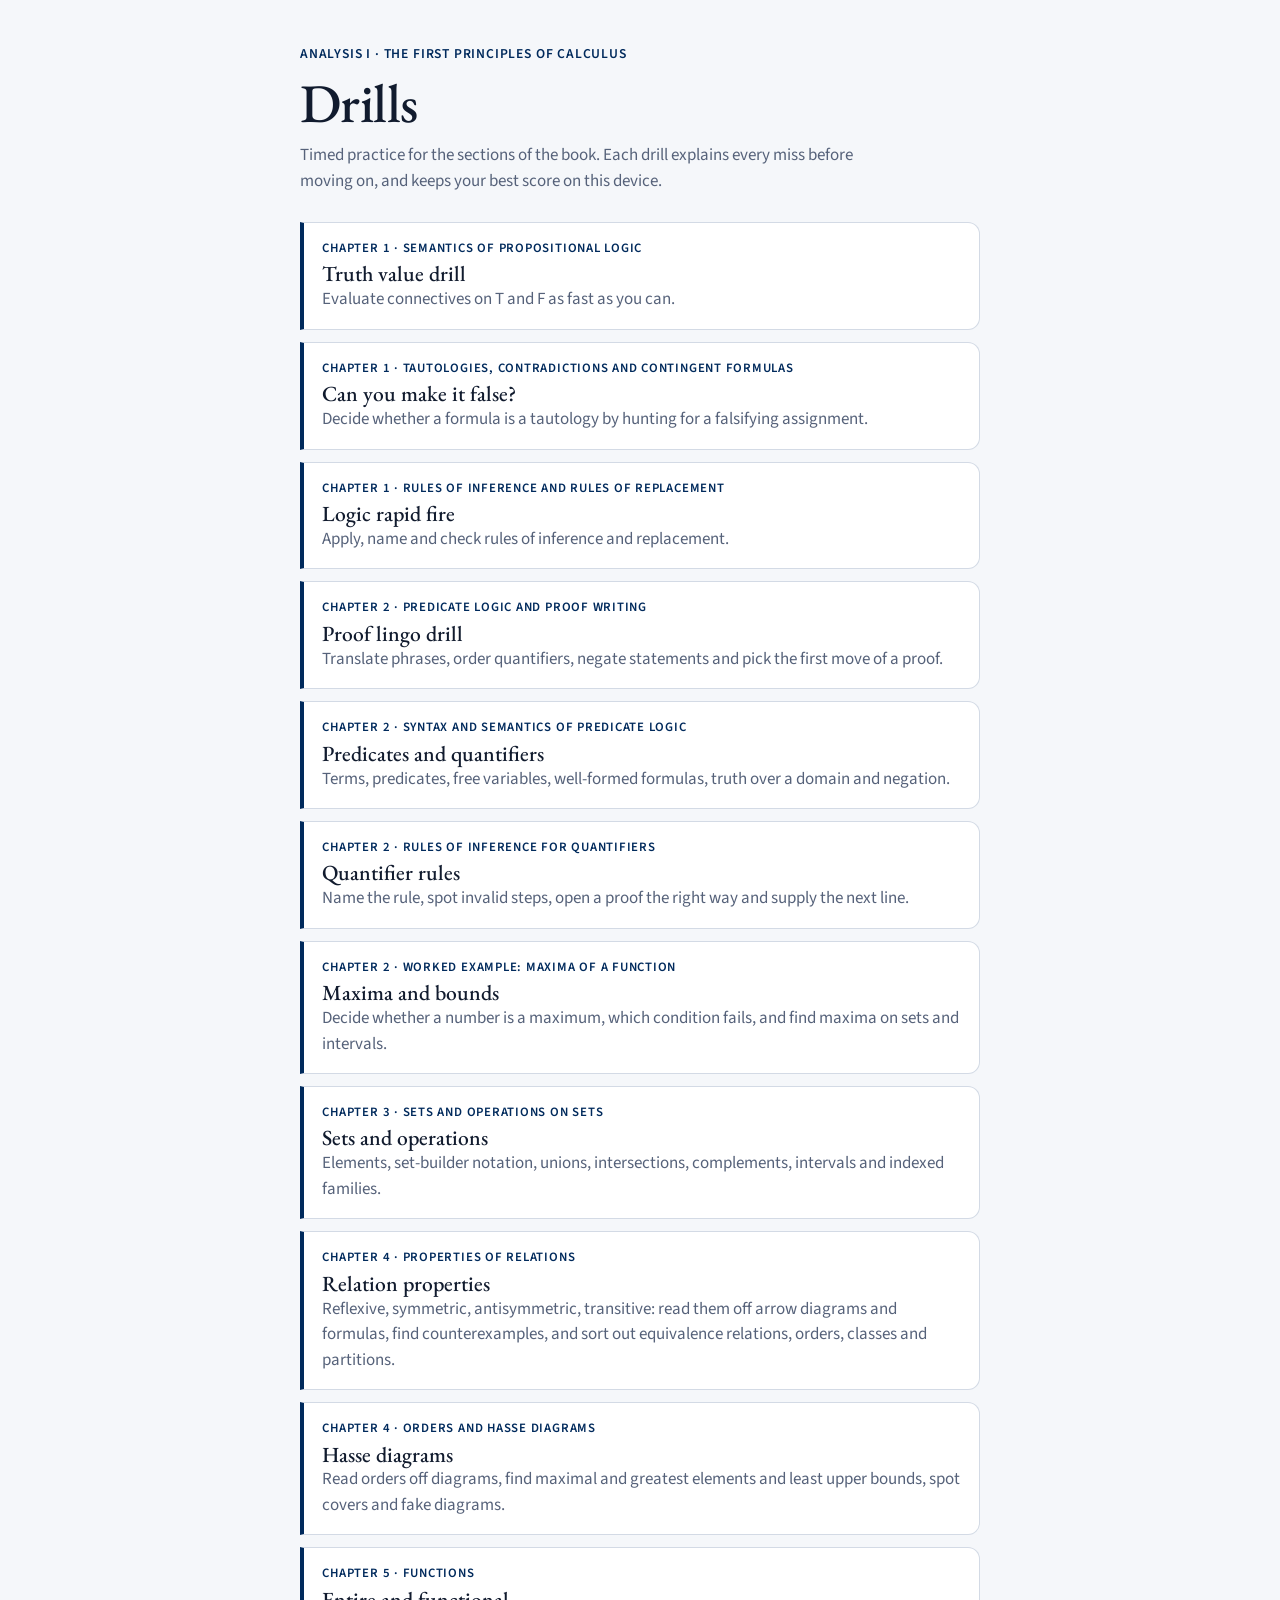
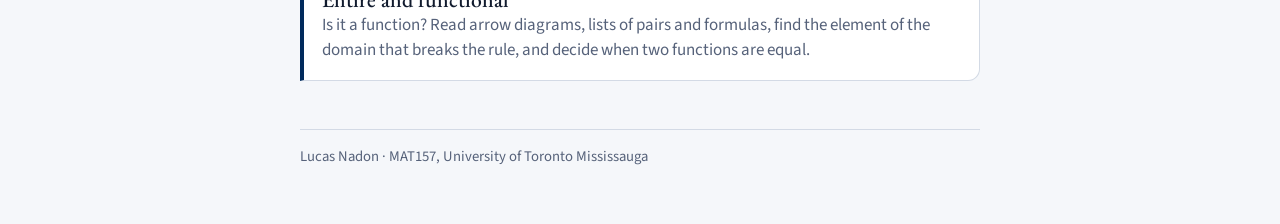
<file: index.html>
<!doctype html>
<html lang="en">
<head>
<meta charset="utf-8">
<meta name="viewport" content="width=device-width, initial-scale=1">
<title>Analysis I drills</title>
<link rel="preconnect" href="https://fonts.googleapis.com"><link rel="preconnect" href="https://fonts.gstatic.com" crossorigin>
<link href="https://fonts.googleapis.com/css2?family=EB+Garamond:wght@400;500&family=Source+Sans+3:wght@400;500;600;700&family=STIX+Two+Text:ital,wght@0,400;0,600;1,400&display=swap" rel="stylesheet">
<link rel="stylesheet" href="drills.css">
<style>
.list{list-style:none;padding:0;margin:1.5rem 0 0;display:grid;gap:.75rem}
.list a{display:block;text-decoration:none;color:var(--ink);background:var(--surface);border:1px solid var(--line);border-left:4px solid var(--navy);border-radius:0 12px 12px 0;padding:1rem 1.15rem}
.list a:hover{background:var(--tint)}
.list b{display:block;font-family:var(--serif);font-weight:500;font-size:1.35rem;line-height:1.2}
.list span{color:var(--muted)}
.list small{display:block;color:var(--navy);font-weight:600;font-size:.8rem;letter-spacing:.06em;text-transform:uppercase;margin-bottom:.2rem}
</style>
</head>
<body>
<main class="page">
  <header class="masthead">
    <p class="eyebrow">Analysis I · The First Principles of Calculus</p>
    <h1>Drills</h1>
    <p class="lede">Timed practice for the sections of the book. Each drill explains every miss before moving on, and keeps your best score on this device.</p>
  </header>
  <ul class="list">
    <li><a href="truth-value-drill.html"><small>Chapter 1 · Semantics of propositional logic</small><b>Truth value drill</b><span>Evaluate connectives on T and F as fast as you can.</span></a></li>
    <li><a href="break-it.html"><small>Chapter 1 · Tautologies, contradictions and contingent formulas</small><b>Can you make it false?</b><span>Decide whether a formula is a tautology by hunting for a falsifying assignment.</span></a></li>
    <li><a href="logic-rapid-fire.html"><small>Chapter 1 · Rules of inference and rules of replacement</small><b>Logic rapid fire</b><span>Apply, name and check rules of inference and replacement.</span></a></li>
    <li><a href="proof-lingo-drill.html"><small>Chapter 2 · Predicate logic and proof writing</small><b>Proof lingo drill</b><span>Translate phrases, order quantifiers, negate statements and pick the first move of a proof.</span></a></li>
    <li><a href="predicate-logic-drill.html"><small>Chapter 2 · Syntax and semantics of predicate logic</small><b>Predicates and quantifiers</b><span>Terms, predicates, free variables, well-formed formulas, truth over a domain and negation.</span></a></li>
    <li><a href="quantifier-rules-drill.html"><small>Chapter 2 · Rules of inference for quantifiers</small><b>Quantifier rules</b><span>Name the rule, spot invalid steps, open a proof the right way and supply the next line.</span></a></li>
    <li><a href="maxima-drill.html"><small>Chapter 2 · Worked example: maxima of a function</small><b>Maxima and bounds</b><span>Decide whether a number is a maximum, which condition fails, and find maxima on sets and intervals.</span></a></li>
    <li><a href="sets-drill.html"><small>Chapter 3 · Sets and operations on sets</small><b>Sets and operations</b><span>Elements, set-builder notation, unions, intersections, complements, intervals and indexed families.</span></a></li>
    <li><a href="relations-drill.html"><small>Chapter 4 · Properties of relations</small><b>Relation properties</b><span>Reflexive, symmetric, antisymmetric, transitive: read them off arrow diagrams and formulas, find counterexamples, and sort out equivalence relations, orders, classes and partitions.</span></a></li>
    <li><a href="hasse-drill.html"><small>Chapter 4 · Orders and Hasse diagrams</small><b>Hasse diagrams</b><span>Read orders off diagrams, find maximal and greatest elements and least upper bounds, spot covers and fake diagrams.</span></a></li>
    <li><a href="functions-drill.html"><small>Chapter 5 · Functions</small><b>Entire and functional</b><span>Is it a function? Read arrow diagrams, lists of pairs and formulas, find the element of the domain that breaks the rule, and decide when two functions are equal.</span></a></li>
  </ul>
  <footer class="site-footer"><span>Lucas Nadon · MAT157, University of Toronto Mississauga</span></footer>
</main>
</body>
</html>
</file>
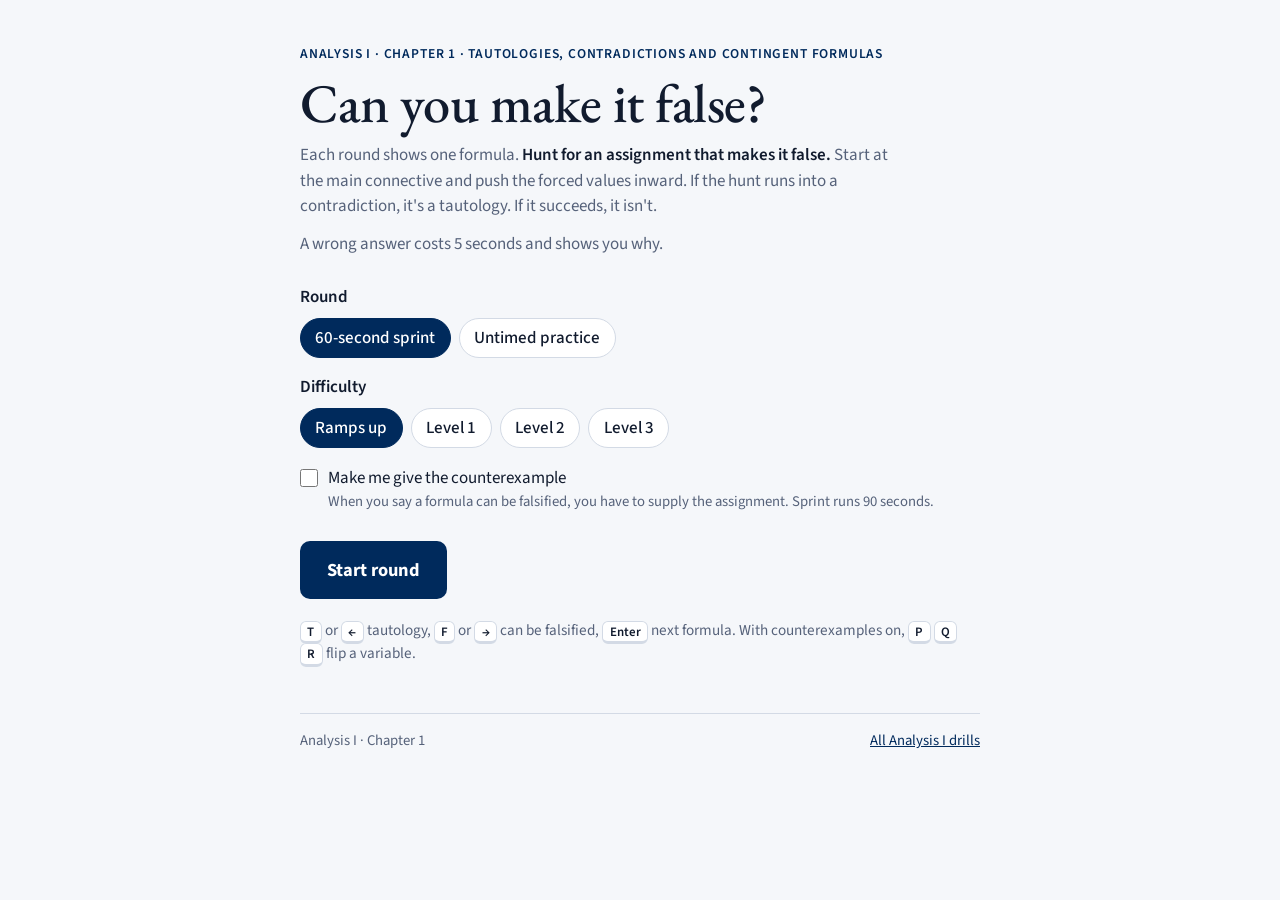
<file: break-it.html>
<!DOCTYPE html>
<html lang="en">
<head>
<meta charset="utf-8">
<meta name="viewport" content="width=device-width, initial-scale=1">
<title>Break it: tautology speed drill</title>
<link rel="preconnect" href="https://fonts.googleapis.com"><link rel="preconnect" href="https://fonts.gstatic.com" crossorigin>
<link href="https://fonts.googleapis.com/css2?family=EB+Garamond:wght@400;500&family=Source+Sans+3:wght@400;500;600;700&family=STIX+Two+Text:ital,wght@0,400;0,600;1,400&display=swap" rel="stylesheet">
<link rel="stylesheet" href="drills.css">
<style>
#formula{font-size:var(--fs,2.6rem);min-height:2.7em;display:flex;align-items:center;justify-content:center;max-width:100%}
.formula .op{padding:0 .08em}
.lede-2{margin-top:.75rem}
.missed .ok{margin:.2rem 0 0}
.missed .why p{margin:.3rem 0 0}
.stage>.answers,.stage>#cex,.stage>.feedback{width:100%;max-width:36rem}
#cex{margin-top:1.25rem}
</style>
</head>
<body>
<main class="page">

<section id="start">
  <header class="masthead">
    <p class="eyebrow"><a href="index.html">Analysis I</a> · Chapter 1 · Tautologies, contradictions and contingent formulas</p>
    <h1>Can you make it false?</h1>
    <p class="lede">Each round shows one formula. <strong>Hunt for an assignment that makes it false.</strong> Start at the main connective and push the forced values inward. If the hunt runs into a contradiction, it's a tautology. If it succeeds, it isn't.</p>
    <p class="lede lede-2">A wrong answer costs 5 seconds and shows you why.</p>
  </header>

  <div class="settings">
    <div class="field">
      <span class="field-label">Round</span>
      <div class="chips">
        <label class="chip"><input type="radio" name="mode" value="sprint" checked>60-second sprint</label>
        <label class="chip"><input type="radio" name="mode" value="practice">Untimed practice</label>
      </div>
    </div>
    <div class="field">
      <span class="field-label">Difficulty</span>
      <div class="chips">
        <label class="chip"><input type="radio" name="lvl" value="0" checked>Ramps up</label>
        <label class="chip"><input type="radio" name="lvl" value="1">Level 1</label>
        <label class="chip"><input type="radio" name="lvl" value="2">Level 2</label>
        <label class="chip"><input type="radio" name="lvl" value="3">Level 3</label>
      </div>
    </div>
    <label class="check">
      <input type="checkbox" id="cexOpt">
      <span>Make me give the counterexample
        <small class="field-note">When you say a formula can be falsified, you have to supply the assignment. Sprint runs 90 seconds.</small></span>
    </label>
  </div>

  <div class="actions"><button class="btn btn-lg" id="goBtn">Start round</button><span class="best" id="bestLine"></span></div>

  <p class="hint"><kbd>T</kbd> or <kbd>←</kbd> tautology, <kbd>F</kbd> or <kbd>→</kbd> can be falsified, <kbd>Enter</kbd> next formula. With counterexamples on, <kbd>P</kbd> <kbd>Q</kbd> <kbd>R</kbd> flip a variable.</p>
</section>

<section id="play" hidden>
  <div class="panel">
    <div class="hud">
      <div class="stat"><b id="hScore">0</b>correct</div>
      <div class="stat"><b id="hStreak">0</b>streak</div>
      <div class="stat" id="hTimeBox"><b id="hTime">60</b>seconds</div>
      <div class="stat"><b id="hLvl">1</b>level</div>
      <span class="spacer"></span>
      <button class="btn-link" id="quitBtn">End round</button>
    </div>
    <div class="clock" id="fuse"><i id="fuseBar"></i></div>

    <div class="stage">
      <div class="formula" id="formula" aria-live="polite"></div>

      <div class="answers" id="answers">
        <button class="answer" id="bT">Tautology<small>can't be made false · T</small></button>
        <button class="answer" id="bF">Can be falsified<small>some assignment breaks it · F</small></button>
      </div>

      <div id="cex" hidden>
        <p class="prompt">Set an assignment that makes the formula false.</p>
        <div class="values" id="chips"></div>
        <button class="btn" id="cexBtn">Check assignment</button>
      </div>

      <div class="feedback" id="panel" hidden>
        <h3 id="pHead"></h3>
        <p class="name" id="pName"></p>
        <div id="pBody"></div>
        <button class="btn" id="nextBtn">Next formula</button>
      </div>
    </div>
  </div>
</section>

<section id="end" hidden class="results">
  <p class="tally" id="eHead"></p>
  <div class="bignums">
    <div><b id="eScore"></b><span>correct</span></div>
    <div><b id="eAcc"></b><span>accuracy</span></div>
    <div><b id="eAvg"></b><span>seconds per formula</span></div>
    <div><b id="eBest"></b><span>best for this setup</span></div>
  </div>
  <div id="missed"></div>
  <div class="actions"><button class="btn" id="againBtn">Play again</button><button class="btn btn-outline" id="setupBtn">Change settings</button></div>
</section>

<footer class="site-footer"><span>Analysis I · Chapter 1</span><a href="index.html">All Analysis I drills</a></footer>
</main>

<script>
//CORE-START
const V=n=>({t:'v',n}), N=a=>({t:'n',a});
const And=(a,b)=>({t:'and',a,b}), Or=(a,b)=>({t:'or',a,b}), Imp=(a,b)=>({t:'imp',a,b}), Iff=(a,b)=>({t:'iff',a,b});
const SYM={and:'∧',or:'∨',imp:'→',iff:'↔'};
const A=V('A'),B=V('B'),C=V('C');

const SCHEMAS=[
 // tautologies
 {f:Imp(And(A,Imp(A,B)),B),taut:true,lv:1,name:'Modus ponens',why:'To make it false you need B false and A ∧ (A → B) true. That forces A true, and then A → B is T → F, which is false. Contradiction.'},
 {f:Imp(And(Imp(A,B),N(B)),N(A)),taut:true,lv:1,name:'Modus tollens',why:'You need ¬A false, so A is true, and ¬B true, so B is false. Then A → B is T → F, which is false, but it had to be true.'},
 {f:Imp(And(Imp(A,B),Imp(B,C)),Imp(A,C)),taut:true,lv:2,name:'Chaining implications',why:'You need A → C false, so A is true and C is false. A → B true with A true forces B true. B → C true with B true forces C true. But C is false.'},
 {f:Iff(Imp(A,B),Imp(N(B),N(A))),taut:true,lv:1,name:'Contrapositive',why:'Each side is false in exactly one case: A true and B false. Same failure condition, so the two sides always agree.'},
 {f:Iff(N(And(A,B)),Or(N(A),N(B))),taut:true,lv:1,name:'De Morgan',why:'The left is false exactly when A and B are both true. The right is false exactly when ¬A and ¬B are both false, which is the same case.'},
 {f:Iff(N(Or(A,B)),And(N(A),N(B))),taut:true,lv:1,name:'De Morgan',why:'The left is true exactly when A and B are both false. The right is true in exactly that case too.'},
 {f:Iff(N(Imp(A,B)),And(A,N(B))),taut:true,lv:1,name:'Negation of an implication',why:'A → B is false only when A is true and B is false, so its negation is true in exactly that case, which is what A ∧ ¬B says.'},
 {f:Iff(Imp(A,B),Or(N(A),B)),taut:true,lv:1,name:'Implication as a disjunction',why:'¬A ∨ B is false only when A is true and B is false. That is the single case where A → B is false.'},
 {f:Or(A,N(A)),taut:true,lv:1,name:'Excluded middle',why:'An ∨ is false only when both parts are false, but A and ¬A never share a truth value.'},
 {f:N(And(A,N(A))),taut:true,lv:1,name:'Non-contradiction',why:'To make it false you need A ∧ ¬A true, which needs A to be both true and false.'},
 {f:Imp(And(A,B),A),taut:true,lv:1,name:'Simplification',why:'You need A false while A ∧ B is true. But A ∧ B true forces A true.'},
 {f:Imp(A,Or(A,B)),taut:true,lv:1,name:'Addition',why:'You need A true and A ∨ B false. But A ∨ B false forces A false.'},
 {f:Imp(And(Or(A,B),N(A)),B),taut:true,lv:1,name:'Disjunctive syllogism',why:'You need B false, ¬A true (so A false), and A ∨ B true. With A and B both false, A ∨ B is false.'},
 {f:Imp(A,Imp(B,A)),taut:true,lv:1,name:'A true thing is implied by anything',why:'You need A true and B → A false. But B → A false forces A false.'},
 {f:Iff(Imp(A,Imp(B,C)),Imp(And(A,B),C)),taut:true,lv:2,name:'Exportation',why:'Each side is false in exactly one case: A true, B true, C false.'},
 {f:Iff(And(Imp(A,C),Imp(B,C)),Imp(Or(A,B),C)),taut:true,lv:2,name:'Proof by cases',why:'The right side is false exactly when C is false and at least one of A, B is true. That is also exactly when one of A → C, B → C fails.'},
 {f:Iff(Iff(A,B),And(Imp(A,B),Imp(B,A))),taut:true,lv:2,name:'Definition of ↔',why:'A ↔ B is false when the two differ. If they differ, one is true and the other false, so one of the two implications is T → F.'},
 {f:Imp(Imp(N(A),And(B,N(B))),A),taut:true,lv:2,name:'Proof by contradiction',why:'You need A false and ¬A → (B ∧ ¬B) true. With ¬A true, that needs B ∧ ¬B true, which is impossible.'},
 {f:Iff(And(A,Or(B,C)),Or(And(A,B),And(A,C))),taut:true,lv:2,name:'Distribution',why:'Both sides need A true. Once A is true, the left reduces to B ∨ C and so does the right.'},
 {f:Iff(And(Imp(A,B),Imp(A,C)),Imp(A,And(B,C))),taut:true,lv:2,name:'Implying a conjunction',why:'Each side is false exactly when A is true and at least one of B, C is false.'},
 {f:Iff(N(N(A)),A),taut:true,lv:1,plain:true,name:'Double negation',why:'Each ¬ flips the value, so two of them give back the value of A.'},
 {f:Or(Imp(A,B),Imp(B,A)),taut:true,lv:2,name:'One direction always holds',why:'You need both implications false. The first forces A true and B false. The second forces B true and A false.'},
 {f:Or(Imp(A,B),Imp(A,N(B))),taut:true,lv:2,name:'A disjunction of implications',why:'You need both false, so A is true, B is false, and ¬B is false too. B cannot be both.'},
 {f:Imp(Imp(Imp(A,B),A),A),taut:true,lv:3,name:"Peirce's law",why:'You need A false and (A → B) → A true. With A false, A → B is true, so (A → B) → A is T → F, which is false.'},
 // not tautologies
 {f:Imp(Imp(A,B),Imp(B,A)),taut:false,lv:1,name:'Converse error',why:"This claims an implication gives you its converse. It doesn't."},
 {f:Imp(And(Imp(A,B),B),A),taut:false,lv:1,name:'Affirming the consequent',why:'Knowing B and A → B tells you nothing about A.'},
 {f:Imp(And(Imp(A,B),N(A)),N(B)),taut:false,lv:1,name:'Denying the antecedent',why:'A → B says nothing about what happens when A is false.'},
 {f:Iff(Imp(A,B),Imp(N(A),N(B))),taut:false,lv:1,name:'Inverse, not contrapositive',why:'The inverse ¬A → ¬B is equivalent to the converse, not to the original. The contrapositive swaps the sides as well as negating them.'},
 {f:Iff(N(And(A,B)),And(N(A),N(B))),taut:false,lv:1,name:'Botched De Morgan',why:'Negating an ∧ has to flip it to ∨.'},
 {f:Iff(N(Or(A,B)),Or(N(A),N(B))),taut:false,lv:1,name:'Botched De Morgan',why:'Negating an ∨ has to flip it to ∧.'},
 {f:Iff(N(Imp(A,B)),Imp(N(A),N(B))),taut:false,lv:1,name:'Wrong negation of an implication',why:'The negation of A → B is A ∧ ¬B. It is never another implication.'},
 {f:Iff(N(Imp(A,B)),Imp(A,N(B))),taut:false,lv:1,name:'Wrong negation of an implication',why:'The negation of A → B is A ∧ ¬B. With A false, A → ¬B is true but ¬(A → B) is false.'},
 {f:Imp(Or(A,B),And(A,B)),taut:false,lv:1,name:'∨ is weaker than ∧',why:'An ∨ only needs one side true. An ∧ needs both.'},
 {f:Imp(Or(A,B),A),taut:false,lv:1,name:'∨ does not pick a side',why:'A ∨ B can be true because of B alone.'},
 {f:Imp(A,And(A,B)),taut:false,lv:1,name:'Conjunction from nothing',why:'A alone does not give you B.'},
 {f:Imp(Imp(A,B),And(A,B)),taut:false,lv:1,name:'Implication is not conjunction',why:'A → B is true whenever A is false, and then A ∧ B fails.'},
 {f:Imp(And(Or(A,B),A),N(B)),taut:false,lv:1,name:'Treating ∨ as exclusive',why:'∨ is inclusive, so A and B can both be true.'},
 {f:And(Imp(A,B),Imp(A,N(B))),taut:false,lv:2,name:'This is just ¬A in disguise',why:'It is equivalent to ¬A, so it fails whenever A is true.'},
 {f:Iff(Imp(A,Imp(B,C)),Imp(Imp(A,B),C)),taut:false,lv:2,name:'→ is not associative',why:'Moving the brackets on → changes the meaning.'},
 {f:Imp(Imp(And(A,B),C),And(Imp(A,C),Imp(B,C))),taut:false,lv:2,name:'Splitting a joint hypothesis',why:'Needing A and B together to get C does not mean each one alone gives C.'},
 {f:Iff(Or(A,And(B,C)),And(Or(A,B),C)),taut:false,lv:2,name:'Botched distribution',why:'∨ distributes as (A ∨ B) ∧ (A ∨ C). The A was dropped from the second factor.'},
 {f:Imp(And(Imp(A,B),Imp(C,B)),Imp(A,C)),taut:false,lv:2,name:'Shared conclusion is not a chain',why:'Two implications with the same conclusion do not chain. Chaining needs the middle term to match.'},
 {f:Imp(And(Imp(A,B),Imp(B,C)),Imp(C,A)),taut:false,lv:2,name:'Chain, then converse error',why:'Chaining gives A → C. This asks for its converse.'},
 {f:Imp(Imp(Imp(A,B),A),B),taut:false,lv:3,name:"Near-miss of Peirce's law",why:"It looks like Peirce's law, but the conclusion is B instead of A."},
 {f:Iff(Iff(A,B),Or(Imp(A,B),Imp(B,A))),taut:false,lv:3,name:'Wrong definition of ↔',why:'The right side is always true, so this would make A ↔ B always true. The definition uses ∧.'},
];

function ev(n,e){switch(n.t){
  case 'v':return e[n.n];
  case 'n':return !ev(n.a,e);
  case 'and':return ev(n.a,e)&&ev(n.b,e);
  case 'or':return ev(n.a,e)||ev(n.b,e);
  case 'imp':return !ev(n.a,e)||ev(n.b,e);
  case 'iff':return ev(n.a,e)===ev(n.b,e);}}
function vars(n,s=new Set()){ if(n.t==='v')s.add(n.n); else {vars(n.a,s); if(n.b)vars(n.b,s);} return s; }
function assignments(vs){const out=[];for(let m=0;m<(1<<vs.length);m++){const e={};vs.forEach((v,i)=>e[v]=!(m>>(vs.length-1-i)&1));out.push(e);}return out;}
function falsifiers(n){const vs=[...vars(n)].sort();return assignments(vs).filter(e=>!ev(n,e));}
function subst(n,map,collapse){
  if(n.t==='v')return map[n.n];
  if(n.t==='n'){const a=subst(n.a,map,collapse); if(collapse&&n.a.t==='v'&&a.t==='n')return a.a; return N(a);}
  return {t:n.t,a:subst(n.a,map,collapse),b:subst(n.b,map,collapse)};
}
function wrapP(s,d){const c='p'+Math.min(d,3);return '<span class="'+c+'">(</span>'+s+'<span class="'+c+'">)</span>';}
function html(n,d=0){
  if(n.t==='v')return '<i>'+n.n+'</i>';
  if(n.t==='n'){ if(n.a.t==='v'||n.a.t==='n')return '¬'+html(n.a,d); return '¬'+wrapP(html(n.a,d+1),d+1); }
  const side=x=>(x.t==='v'||x.t==='n')?html(x,d):wrapP(html(x,d+1),d+1);
  return side(n.a)+' <span class="op">'+SYM[n.t]+'</span> '+side(n.b);
}
function text(n,top=true){
  if(n.t==='v')return n.n;
  if(n.t==='n')return '¬'+((n.a.t==='v'||n.a.t==='n')?text(n.a,false):'('+text(n.a,true)+')');
  const side=x=>(x.t==='v'||x.t==='n')?text(x,false):'('+text(x,true)+')';
  return side(n.a)+' '+SYM[n.t]+' '+side(n.b);
}

function shuffle(a,rnd=Math.random){a=a.slice();for(let i=a.length-1;i>0;i--){const j=Math.floor(rnd()*(i+1));[a[i],a[j]]=[a[j],a[i]];}return a;}
function pick(a,rnd=Math.random){return a[Math.floor(rnd()*a.length)];}

function makeQuestion(level,avoid,rnd=Math.random){
  const wantTaut=rnd()<0.5;
  let pool=SCHEMAS.filter(s=>s.lv<=level&&s.taut===wantTaut&&s!==avoid);
  if(level===3&&rnd()<0.6){const hard=pool.filter(s=>s.lv>=2); if(hard.length)pool=hard;}
  const s=pick(pool,rnd);
  const letters=[...vars(s.f)].sort();
  const names=shuffle(['P','Q','R'],rnd);
  const map={}; let simple=true;
  letters.forEach((L,i)=>{
    let lit=V(names[i]);
    if(level>=2&&!s.plain&&rnd()<(level===2?0.3:0.4)){lit=N(lit);simple=false;}
    map[L]=lit;
  });
  if(level===3&&!s.plain&&letters.length===2&&rnd()<0.5){
    const L=pick(letters,rnd), base=map[L], extra=V(names[2]);
    const mk=pick([And,Or,Imp],rnd);
    map[L]=rnd()<0.5?mk(base,extra):mk(extra,base); simple=false;
  }
  const f=subst(s.f,map,level===2);
  const fs=falsifiers(f);
  return {schema:s,f,map,letters,simple,taut:fs.length===0,fals:fs};
}
//CORE-END

// ---------- game ----------
const $=id=>document.getElementById(id);
const st={};
const PENALTY=5000;

function cfg(){
  return {mode:document.querySelector('input[name=mode]:checked').value,
          lvl:+document.querySelector('input[name=lvl]:checked').value,
          cex:$('cexOpt').checked};
}
function bestKey(c){return 'breakit:'+c.mode+':'+c.lvl+':'+(c.cex?1:0);}
function getBest(c){try{return +localStorage.getItem(bestKey(c))||0;}catch(e){return 0;}}
function setBest(c,v){try{localStorage.setItem(bestKey(c),String(v));}catch(e){}}
function showBest(){const c=cfg();const b=getBest(c);$('bestLine').textContent=b?('Best for this setup: '+b):'';}
document.querySelectorAll('.settings input').forEach(i=>i.addEventListener('change',showBest));
showBest();

function show(id){['start','play','end'].forEach(s=>$(s).hidden=(s!==id));window.scrollTo(0,0);}

function startRound(){
  const c=cfg();
  Object.assign(st,{c,score:0,streak:0,answered:0,missed:[],phase:'answer',q:null,
    total:c.mode==='sprint'?(c.cex?90000:60000):0,activeMs:0,last:performance.now(),running:true});
  st.left=st.total;
  $('hTimeBox').hidden=c.mode!=='sprint';
  $('fuse').style.visibility=c.mode==='sprint'?'visible':'hidden';
  show('play'); nextQuestion(); requestAnimationFrame(tick);
}
function level(){ if(st.c.lvl)return st.c.lvl; return st.score<5?1:st.score<12?2:3; }

function nextQuestion(){
  st.q=makeQuestion(level(),st.q&&st.q.schema);
  st.phase='answer';
  const len=text(st.q.f).length;
  const fs=len<=18?3.1:len<=30?2.5:len<=42?2.05:1.75;
  $('formula').style.setProperty('--fs','min('+fs+'rem,'+(len<=18?9:len<=30?6.4:5.4)+'vw + .6rem)');
  $('formula').innerHTML='<span>'+html(st.q.f)+'</span>';
  $('panel').hidden=true; $('cex').hidden=true; $('answers').hidden=false;
  $('bT').disabled=$('bF').disabled=false;
  $('fuse').className='clock';
  hud();
}
function hud(){
  $('hScore').textContent=st.score; $('hStreak').textContent=st.streak; $('hLvl').textContent=level();
  if(st.total){$('hTime').textContent=Math.max(0,Math.ceil(st.left/1000));
    $('fuseBar').style.transform='scaleX('+Math.max(0,st.left/st.total)+')';}
}
function tick(now){
  if(!st.running)return;
  const dt=now-st.last; st.last=now;
  if(st.phase!=='feedback'&&st.phase!=='flash'){
    st.activeMs+=dt;
    if(st.total){st.left-=dt; if(st.left<=0){st.left=0;hud();return endRound();}}
  }
  hud(); requestAnimationFrame(tick);
}

function answer(choice){
  if(st.phase!=='answer')return;
  const q=st.q;
  $(choice==='taut'?'bT':'bF').classList.add('hit');
  setTimeout(()=>{$('bT').classList.remove('hit');$('bF').classList.remove('hit');},160);
  if(q.taut){ choice==='taut'?correct():wrong('It is a tautology'); }
  else if(choice==='taut'){ wrong('It can be falsified'); }
  else if(st.c.cex){ openCex(); }
  else correct();
}
function openCex(){
  st.phase='cex';
  $('bT').disabled=$('bF').disabled=true;
  const vs=[...vars(st.q.f)].sort(); st.env={};
  $('chips').innerHTML='';
  vs.forEach(v=>{st.env[v]=true;
    const b=document.createElement('button');b.className='value';b.dataset.k=v;
    b.addEventListener('click',()=>{flip(v);b.blur();});$('chips').appendChild(b);});
  paintChips(); $('cex').hidden=false;
}
function flip(v){ if(st.phase!=='cex'||!(v in st.env))return; st.env[v]=!st.env[v]; paintChips(); }
function paintChips(){ [...$('chips').children].forEach(b=>{const v=b.dataset.k,val=st.env[v]?'T':'F';b.dataset.v=val;b.innerHTML='<i>'+v+'</i> = '+val;b.setAttribute('aria-label',v+' is '+(st.env[v]?'true':'false')+', press to flip');}); }
function checkCex(){
  if(st.phase!=='cex')return;
  if(!ev(st.q.f,st.env))correct();
  else wrong('That assignment makes it true');
}

function correct(){
  st.score++; st.streak++; st.answered++;
  if(st.c.mode==='practice'){ feedback(true,st.q.taut?'Correct, it is a tautology':'Correct, it can be falsified'); }
  else{
    st.phase='flash'; $('fuse').className='clock ok'; hud();
    setTimeout(()=>{ if(st.running)nextQuestion(); },220);
  }
}
function wrong(head){
  st.streak=0; st.answered++;
  if(st.total){st.left=Math.max(0,st.left-PENALTY);}
  $('fuse').className='clock no';
  st.missed.push({h:html(st.q.f),taut:st.q.taut,body:explain(st.q)});
  feedback(false,head);
}
function envText(e){return Object.keys(e).sort().map(k=>'<i>'+k+'</i> = '+(e[k]?'T':'F')).join(', ');}
function explain(q){
  const s=q.schema; let why=s.why, out='';
  if(q.simple){ why=why.replace(/\b[ABC]\b/g,m=>q.map[m]?q.map[m].n:m); }
  else{
    out+='<p>Shape: <span class="m">'+text(s.f)+'</span>, with '+
      q.letters.map(L=>'<span class="m">'+L+' = '+text(q.map[L])+'</span>').join(', ')+'.</p>';
  }
  out+='<p>'+why+'</p>';
  if(!q.taut){
    const shown=q.fals.slice(0,2).map(envText).join(' &nbsp;or&nbsp; ');
    out+='<p>False when <span class="m">'+shown+'</span>'+(q.fals.length>2?' (and '+(q.fals.length-2)+' more)':'')+'.</p>';
  }
  return '<p class="name">'+s.name+'</p>'+out;
}
function feedback(good,head){
  st.phase='feedback';
  $('answers').hidden=true; $('cex').hidden=true;
  const p=$('panel'); p.className='feedback '+(good?'good':'bad');
  $('pHead').textContent=head; $('pName').hidden=true;
  $('pBody').innerHTML=explain(st.q);
  p.hidden=false; hud();
  if(st.total&&st.left<=0){ $('nextBtn').textContent='See results'; } else $('nextBtn').textContent='Next formula';
}
function advance(){
  if(st.phase!=='feedback')return;
  if(st.total&&st.left<=0)return endRound();
  st.last=performance.now(); nextQuestion();
}

function endRound(){
  st.running=false; st.phase='over';
  const c=st.c, prev=getBest(c), isBest=st.score>prev;
  if(isBest)setBest(c,st.score);
  $('eHead').textContent=c.mode==='sprint'?(isBest&&st.score>0?'Time. New best.':'Time.'):'Session over.';
  $('eScore').textContent=st.score;
  $('eAcc').textContent=st.answered?Math.round(100*st.score/st.answered)+'%':'–';
  $('eAvg').textContent=st.answered?(st.activeMs/1000/st.answered).toFixed(1):'–';
  $('eBest').textContent=Math.max(prev,st.score);
  const m=$('missed');
  if(st.missed.length){
    m.innerHTML='<h2>Formulas you missed</h2><ul class="missed">'+st.missed.map(x=>
      '<li><div class="mf">'+x.h+'</div><p class="ok">'+(x.taut?'Tautology':'Can be falsified')+'</p><div class="why">'+x.body+'</div></li>').join('')+'</ul>';
  } else m.innerHTML=st.answered?'<h2>No misses this round.</h2>':'';
  show('end'); showBest();
}

$('goBtn').addEventListener('click',startRound);
$('againBtn').addEventListener('click',startRound);
$('setupBtn').addEventListener('click',()=>show('start'));
$('quitBtn').addEventListener('click',endRound);
$('bT').addEventListener('click',e=>{answer('taut');e.currentTarget.blur();});
$('bF').addEventListener('click',e=>{answer('fals');e.currentTarget.blur();});
$('cexBtn').addEventListener('click',checkCex);
$('nextBtn').addEventListener('click',advance);

document.addEventListener('keydown',e=>{
  if($('play').hidden||e.metaKey||e.ctrlKey||e.altKey)return;
  const k=e.key.toLowerCase(); let used=true;
  if(st.phase==='answer'){ if(k==='t'||k==='arrowleft')answer('taut'); else if(k==='f'||k==='arrowright')answer('fals'); else used=false; }
  else if(st.phase==='cex'){ if(k==='p'||k==='q'||k==='r')flip(k.toUpperCase()); else if(k==='enter')checkCex(); else used=false; }
  else if(st.phase==='feedback'){ if(k==='enter'||k===' ')advance(); else used=false; }
  else used=false;
  if(used)e.preventDefault();
});
</script>
</body>
</html>
</file>
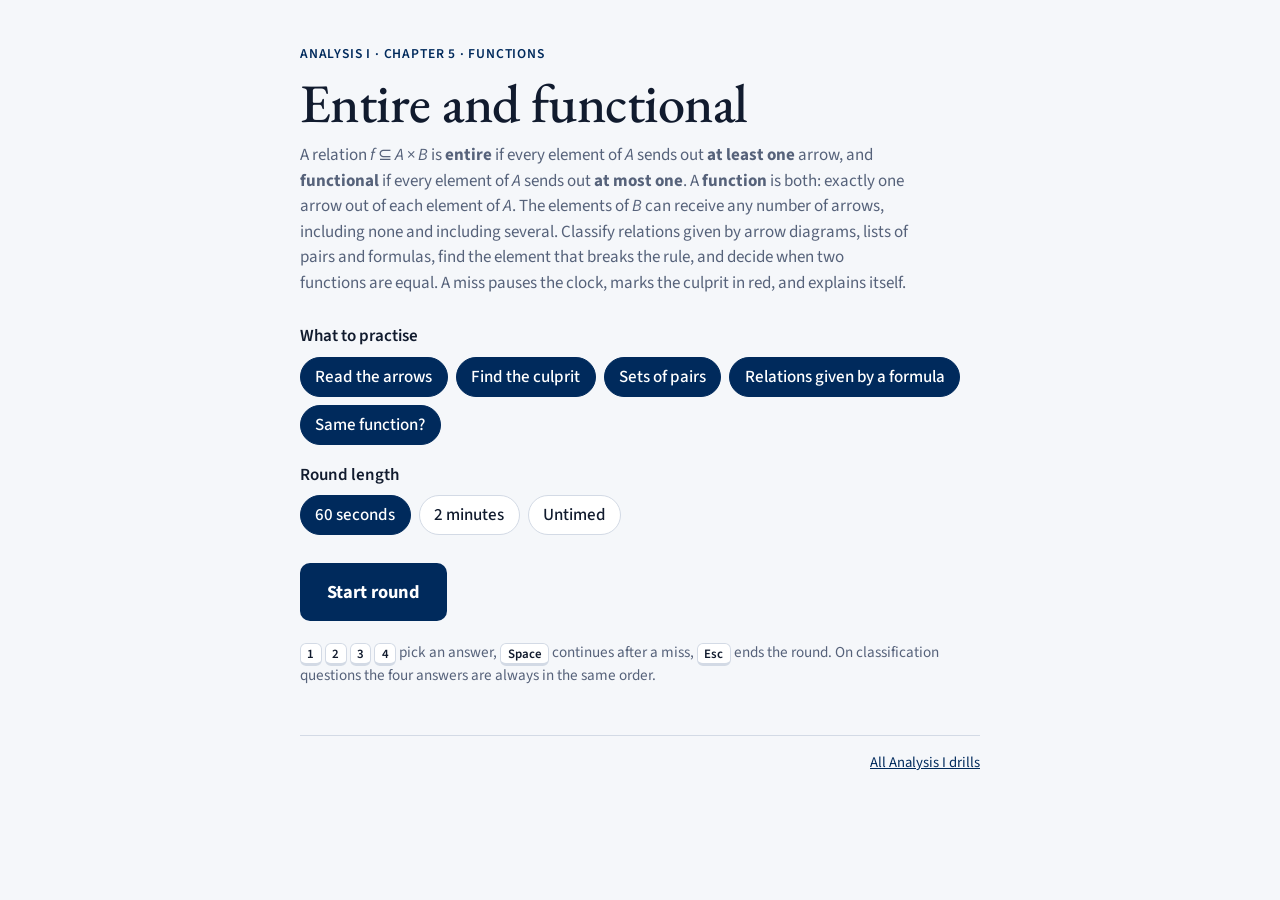
<file: functions-drill.html>
<!doctype html>
<html lang="en">
<head>
<meta charset="utf-8">
<meta name="viewport" content="width=device-width, initial-scale=1">
<title>Entire and functional</title>
<link rel="preconnect" href="https://fonts.googleapis.com"><link rel="preconnect" href="https://fonts.gstatic.com" crossorigin>
<link href="https://fonts.googleapis.com/css2?family=EB+Garamond:wght@400;500&family=Source+Sans+3:wght@400;500;600;700&family=STIX+Two+Text:ital,wght@0,400;0,600;1,400&display=swap" rel="stylesheet">
<link rel="stylesheet" href="drills.css">
<style>
.stage>*{width:100%}
.given{font-family:var(--math);font-size:1.15rem;color:var(--muted);margin:0 0 .5rem;overflow-x:auto}
.stage .formula{margin:0 0 1rem;overflow-x:auto}
.formula .stem{font-family:var(--math);font-size:clamp(1.15rem,3.4vw,1.5rem);margin:0 auto;text-align:center}
.formula .pair{display:grid;gap:.35rem;justify-items:center}
.diagram{display:flex;justify-content:center;margin:0 0 1rem;overflow-x:auto}
.diagram svg{max-width:100%;height:auto}
.diagram .blob{fill:none;stroke:var(--line);stroke-width:1.6}
.diagram .setname{fill:var(--muted);font-family:var(--math);font-size:18px;font-style:italic}
.diagram .ed{stroke:var(--ink);stroke-width:1.5}
.diagram .ed.hl{stroke:var(--bad);stroke-width:2.4}
.diagram .ah{fill:var(--ink)}
.diagram .ahb{fill:var(--bad)}
.diagram .dot{fill:var(--ink)}
.diagram .lab{fill:var(--ink);font-family:var(--math);font-size:16px;font-style:italic}
.diagram .lab tspan{font-style:normal;font-size:11px}
.diagram .ring{fill:var(--bad-wash);stroke:var(--bad);stroke-width:2}
.legend{font-family:var(--ui);font-size:.85rem;color:var(--muted);text-align:center;margin:-.5rem 0 1rem}
#warn{color:var(--bad)}
</style>
</head>
<body>
<main class="page">

<section id="start">
  <header class="masthead">
    <p class="eyebrow"><a href="index.html">Analysis I</a> · Chapter 5 · Functions</p>
    <h1>Entire and functional</h1>
    <p class="lede">A relation <i>f</i> ⊆ <i>A</i> × <i>B</i> is <b>entire</b> if every element of <i>A</i> sends out <b>at least one</b> arrow, and <b>functional</b> if every element of <i>A</i> sends out <b>at most one</b>. A <b>function</b> is both: exactly one arrow out of each element of <i>A</i>. The elements of <i>B</i> can receive any number of arrows, including none and including several. Classify relations given by arrow diagrams, lists of pairs and formulas, find the element that breaks the rule, and decide when two functions are equal. A miss pauses the clock, marks the culprit in red, and explains itself.</p>
  </header>

  <div class="settings">
    <div class="field">
      <span class="field-label">What to practise</span>
      <div class="chips">
        <label class="chip"><input type="checkbox" name="topic" value="diagram" checked>Read the arrows</label>
        <label class="chip"><input type="checkbox" name="topic" value="culprit" checked>Find the culprit</label>
        <label class="chip"><input type="checkbox" name="topic" value="pairs" checked>Sets of pairs</label>
        <label class="chip"><input type="checkbox" name="topic" value="formula" checked>Relations given by a formula</label>
        <label class="chip"><input type="checkbox" name="topic" value="equal" checked>Same function?</label>
      </div>
    </div>
    <div class="field">
      <span class="field-label">Round length</span>
      <div class="chips">
        <label class="chip"><input type="radio" name="len" value="60" checked>60 seconds</label>
        <label class="chip"><input type="radio" name="len" value="120">2 minutes</label>
        <label class="chip"><input type="radio" name="len" value="0">Untimed</label>
      </div>
    </div>
  </div>

  <div class="actions"><button class="btn btn-lg" id="startBtn">Start round</button><span class="best" id="best"></span></div>
  <p class="hint" id="warn" hidden>Pick at least one thing to practise.</p>
  <p class="hint"><kbd>1</kbd> <kbd>2</kbd> <kbd>3</kbd> <kbd>4</kbd> pick an answer, <kbd>Space</kbd> continues after a miss, <kbd>Esc</kbd> ends the round. On classification questions the four answers are always in the same order.</p>
</section>

<section id="play" hidden>
  <div class="panel">
    <div class="hud">
      <div class="stat"><b id="score">0</b>score</div>
      <div class="stat"><b id="streak">0</b>streak</div>
      <div class="stat"><b id="time">1:00</b>time</div>
      <button class="btn-link" id="endBtn">End round</button>
    </div>
    <div class="clock" id="clock"><i id="fill"></i></div>

    <div class="stage">
      <p class="prompt" id="prompt"></p>
      <p class="given" id="given"></p>
      <div class="diagram" id="diagram"></div>
      <p class="legend" id="legend" hidden>Red marks the elements of <i>A</i> that break the rule, and their arrows.</p>
      <div class="formula" id="formula"></div>
      <div class="options" id="options"></div>
      <div class="feedback bad" id="feedback" aria-live="polite" hidden>
        <h3 id="fbHead"></h3>
        <p id="explain"></p>
        <button class="btn" id="nextBtn">Next question (Space)</button>
      </div>
      <p class="flash" id="flash" aria-live="polite"></p>
    </div>
  </div>
</section>

<section id="end" hidden class="results">
  <p class="tally" id="tally"></p>
  <div class="bignums">
    <div><b id="eAcc"></b><span>accuracy</span></div>
    <div><b id="eStreak"></b><span>best streak</span></div>
    <div><b id="eBest"></b><span>best for this length</span></div>
  </div>
  <h2 id="reviewHead">Review these</h2>
  <ul class="missed" id="review"></ul>
  <div class="actions">
    <button class="btn" id="againBtn">Play again</button>
    <button class="btn btn-outline" id="settingsBtn">Change settings</button>
  </div>
</section>

<footer class="site-footer"><span></span><a href="index.html">All Analysis I drills</a></footer>
</main>

<script>
(function(){
'use strict';

/* ---------- helpers ---------- */
function rnd(n){return Math.floor(Math.random()*n)}
function pick(a){return a[rnd(a.length)]}
function shuffle(a){a=a.slice();for(var i=a.length-1;i>0;i--){var j=rnd(i+1),t=a[i];a[i]=a[j];a[j]=t}return a}
function range(a,b){var o=[];for(var x=a;x<=b;x++)o.push(x);return o}
function cap(s){return s.charAt(0).toUpperCase()+s.slice(1)}
function list(a){return a.length<2?a.join(''):a.slice(0,-1).join(', ')+' and '+a[a.length-1]}

/* Options: [{h, ok}] with exactly one ok and all texts distinct. */
function mc(correct,wrongs){
  var seen={},opts=[{h:correct,ok:true}];seen[correct]=1;
  shuffle(wrongs).forEach(function(w){if(opts.length<4&&!seen[w]){seen[w]=1;opts.push({h:w,ok:false})}});
  return shuffle(opts);
}

/* The four classes, always offered in this order so the keys 1–4 mean the same thing every time. */
var KINDS=['fn','nf','ne','neither'];
var KTEXT={fn:'A function',nf:'Entire, not functional',ne:'Functional, not entire',neither:'Neither entire nor functional'};
function kindOf(e,f){return e&&f?'fn':f?'ne':e?'nf':'neither'}
function classOpts(kind){return KINDS.map(function(k){return {h:KTEXT[k],ok:k===kind,plain:true}})}

/* ---------- relations between two small sets ----------
   A relation is {nA, nB, la, lb, out[i] = sorted list of j with (a_i, b_j) in f}. */
function labA(i){return '<i>a</i><sub>'+(i+1)+'</sub>'}
function labB(j){return '<i>b</i><sub>'+(j+1)+'</sub>'}
function noneOf(R){return range(0,R.nA-1).filter(function(i){return !R.out[i].length})}
function manyOf(R){return range(0,R.nA-1).filter(function(i){return R.out[i].length>1})}
function inDeg(R,j){var c=0;R.out.forEach(function(o){if(o.indexOf(j)>=0)c++});return c}
function relKind(R){return kindOf(!noneOf(R).length,!manyOf(R).length)}

function buildRel(kind){
  for(var tries=0;tries<100;tries++){
    var nA=3+rnd(3),nB=3+rnd(3),out=[],i;
    for(i=0;i<nA;i++)out.push([rnd(nB)]);
    var idx=shuffle(range(0,nA-1)),k=0;
    if(kind==='ne'||kind==='neither'){var c1=Math.random()<0.25&&nA>3?2:1;for(var a=0;a<c1;a++)out[idx[k++]]=[]}
    if(kind==='nf'||kind==='neither'){var c2=Math.random()<0.25&&nA-k>2?2:1;
      for(var b=0;b<c2;b++){var x=idx[k++],ys=shuffle(range(0,nB-1)).slice(0,Math.random()<0.2&&nB>3?3:2);out[x]=ys}}
    out.forEach(function(o){o.sort(function(p,q){return p-q})});
    var R={nA:nA,nB:nB,out:out};
    if(relKind(R)!==kind)continue;
    /* A function should usually show the codomain-side features that break nothing:
       an element of B with no arrow, or with two. */
    if(kind==='fn'&&Math.random()<0.8){var zero=false,two=false;for(var j=0;j<nB;j++){var d=inDeg(R,j);if(!d)zero=true;if(d>1)two=true}if(!zero&&!two)continue}
    return R;
  }
  return R;
}

/* Arrow diagram in the style of the book's Figure 5.1: A on the left, B on the right. */
function drawRel(R,hl){
  hl=hl||[];
  var n=Math.max(R.nA,R.nB),gap=42,top=48,H=top+gap*(n-1)+40,W=320,xa=96,xb=224,i,j;
  function ya(i){return top+gap*(i+(n-R.nA)/2)}
  function yb(j){return top+gap*(j+(n-R.nB)/2)}
  function f(v){return v.toFixed(1)}
  var cy=(top+top+gap*(n-1))/2,ry=gap*(n-1)/2+28;
  var s='<svg viewBox="0 0 '+W+' '+H+'" width="'+W+'" height="'+H+'" role="img" aria-label="Arrow diagram of a relation from A to B">'+
    '<defs><marker id="ah" viewBox="0 0 10 10" refX="9" refY="5" markerWidth="7" markerHeight="7" orient="auto"><path class="ah" d="M0,0 L10,5 L0,10 z"/></marker>'+
    '<marker id="ahb" viewBox="0 0 10 10" refX="9" refY="5" markerWidth="6" markerHeight="6" orient="auto"><path class="ahb" d="M0,0 L10,5 L0,10 z"/></marker></defs>';
  s+='<ellipse class="blob" cx="'+xa+'" cy="'+f(cy)+'" rx="34" ry="'+f(ry)+'"/><ellipse class="blob" cx="'+xb+'" cy="'+f(cy)+'" rx="34" ry="'+f(ry)+'"/>';
  s+='<text class="setname" x="'+xa+'" y="20" text-anchor="middle">A</text><text class="setname" x="'+xb+'" y="20" text-anchor="middle">B</text>';
  for(i=0;i<R.nA;i++)if(hl.indexOf(i)>=0)s+='<circle class="ring" cx="'+xa+'" cy="'+f(ya(i))+'" r="11"/>';
  for(i=0;i<R.nA;i++)R.out[i].forEach(function(j){
    var x1=xa,y1=ya(i),x2=xb,y2=yb(j),dx=x2-x1,dy=y2-y1,d=Math.sqrt(dx*dx+dy*dy),u=[dx/d,dy/d],h=hl.indexOf(i)>=0;
    s+='<line class="ed'+(h?' hl':'')+'" x1="'+f(x1+7*u[0])+'" y1="'+f(y1+7*u[1])+'" x2="'+f(x2-8*u[0])+'" y2="'+f(y2-8*u[1])+'" marker-end="url(#'+(h?'ahb':'ah')+')"/>';
  });
  for(i=0;i<R.nA;i++)s+='<circle class="dot" cx="'+xa+'" cy="'+f(ya(i))+'" r="3.2"/><text class="lab" x="'+(xa-14)+'" y="'+f(ya(i)+5)+'" text-anchor="end">a<tspan dy="4">'+(i+1)+'</tspan></text>';
  for(j=0;j<R.nB;j++)s+='<circle class="dot" cx="'+xb+'" cy="'+f(yb(j))+'" r="3.2"/><text class="lab" x="'+(xb+14)+'" y="'+f(yb(j)+5)+'">b<tspan dy="4">'+(j+1)+'</tspan></text>';
  return s+'</svg>';
}

/* Why a relation lands in its class, in arrow language. */
function codomainNote(R){
  var zero=[],many=[];for(var j=0;j<R.nB;j++){var d=inDeg(R,j);if(!d)zero.push(labB(j));if(d>1)many.push(labB(j))}
  var bits=[];
  if(zero.length)bits.push(list(zero)+(zero.length>1?' receive':' receives')+' no arrow');
  if(many.length)bits.push(list(many)+(many.length>1?' receive':' receives')+' more than one');
  return bits.length?' That '+bits.join(' and ')+' breaks nothing: the definition only constrains the elements of <i>A</i>.':'';
}
function sentTo(R,i){return list(R.out[i].map(labB))}
function relExplain(R){
  var none=noneOf(R),many=manyOf(R),parts=[];
  if(none.length)parts.push(list(none.map(labA))+(none.length>1?' send':' sends')+' out no arrow, so it is not entire');
  if(many.length)parts.push(many.map(function(i){return labA(i)+' is sent to '+(R.out[i].length===2?'both ':'')+sentTo(R,i)}).join(', and ')+', so it is not functional');
  if(!parts.length)return 'A function: every element of <i>A</i> sends out exactly one arrow.'+codomainNote(R);
  var s=cap(parts.join('; '))+'.';
  if(!none.length)s+=' It is entire: every element of <i>A</i> has at least one arrow.';
  if(!many.length)s+=' It is functional: no element of <i>A</i> has two arrows.';
  return s;
}
function culprits(R){return noneOf(R).concat(manyOf(R))}

/* ---------- read the arrows ---------- */
function randKind(){var r=Math.random();return r<0.34?'fn':r<0.56?'ne':r<0.78?'nf':'neither'}
function qDiagram(){
  var kind=randKind(),R=buildRel(kind);kind=relKind(R);
  return {id:'dg:'+JSON.stringify(R.out),topic:'Read the arrows',prompt:'Is this relation from <i>A</i> to <i>B</i> a function?',given:'',diagram:drawRel(R),
    diagramMiss:culprits(R).length?drawRel(R,culprits(R)):null,formula:'',options:classOpts(kind),explain:relExplain(R),
    review:'An arrow diagram: '+KTEXT[kind].toLowerCase()};
}

/* ---------- find the culprit ---------- */
function qCulprit(){
  var R=buildRel(pick(['ne','nf','nf','ne','neither'])),none=noneOf(R),many=manyOf(R);
  var isNone=none.length&&(!many.length||Math.random()<0.5),x=isNone?pick(none):pick(many);
  function noArrow(i){return labA(i)+' sends out no arrow'}
  function twoArrows(i){return labA(i)+' is sent to '+sentTo(R,i)}
  var correct=isNone?noArrow(x):twoArrows(x),wrongs=[],why={};
  function add(t,reason){if(t!==correct&&!(t in why)){why[t]=reason;wrongs.push(t)}}
  /* Codomain-side facts: true, and irrelevant. */
  for(var j=0;j<R.nB;j++){var d=inDeg(R,j);
    if(!d)add(labB(j)+' receives no arrow','it is true, but elements of <i>B</i> are allowed to receive no arrow.');
    if(d>1)add(labB(j)+' receives '+(d===2?'two':d)+' arrows','it is true, but elements of <i>B</i> are allowed to receive several arrows.');
  }
  /* Domain-side claims that are false for this diagram. */
  for(var i=0;i<R.nA;i++){
    if(R.out[i].length===1){
      add(noArrow(i),labA(i)+' sends out one arrow, to '+labB(R.out[i][0])+'.');
      var other=pick(range(0,R.nB-1).filter(function(k){return k!==R.out[i][0]}));
      add(labA(i)+' is sent to '+list([R.out[i][0],other].sort().map(labB)),labA(i)+' is sent only to '+labB(R.out[i][0])+'.');
    }
  }
  var opts=mc(correct,shuffle(wrongs).slice(0,5));
  var bad=opts.filter(function(o){return !o.ok}).map(function(o){return '“'+o.h+'”: '+why[o.h]});
  return {id:'cp:'+JSON.stringify(R.out),topic:'Find the culprit',prompt:'This relation from <i>A</i> to <i>B</i> is not a function. Which fact shows it?',given:'',diagram:drawRel(R),
    diagramMiss:drawRel(R,[x]),formula:'',options:opts,
    explain:cap(correct)+', so the relation is '+(isNone?'not entire':'not functional')+'. '+bad.join(' '),review:'Not a function: '+correct};
}

/* ---------- sets of pairs ---------- */
var BSETS=[['a','b','c'],['a','b'],['x','y','z'],['5','6'],['0','1']];
function setText(a){return '{'+a.join(', ')+'}'}
function qPairs(){
  var A=range(1,3+rnd(2)).map(String),B=pick(BSETS),kind=randKind();
  var out=A.map(function(){return [rnd(B.length)]}),idx=shuffle(range(0,A.length-1)),k=0;
  if(kind==='ne'||kind==='neither')out[idx[k++]]=[];
  if(kind==='nf'||kind==='neither')out[idx[k++]]=shuffle(range(0,B.length-1)).slice(0,2).sort();
  var R={nA:A.length,nB:B.length,out:out};kind=relKind(R);
  var pairs=[];out.forEach(function(o,i){o.forEach(function(j){pairs.push('('+A[i]+', '+B[j]+')')})});
  var dup=null;
  if(pairs.length&&Math.random()<0.3){dup=pick(pairs);pairs.push(dup)}
  pairs=shuffle(pairs);
  var none=noneOf(R),many=manyOf(R),parts=[];
  if(none.length)parts.push(list(none.map(function(i){return A[i]}))+' is the first coordinate of no pair, so it is not entire');
  if(many.length)parts.push(many.map(function(i){return A[i]+' is paired with both '+list(out[i].map(function(j){return B[j]}))}).join(' and ')+', so it is not functional');
  var ex=parts.length?cap(parts.join('; '))+'.':'A function: each of '+list(A)+' is the first coordinate of exactly one pair.';
  if(parts.length&&!none.length)ex+=' Every element of <i>A</i> appears as a first coordinate, so it is entire.';
  if(parts.length&&!many.length)ex+=' No element of <i>A</i> appears twice with different partners, so it is functional.';
  if(dup)ex+=' The pair '+dup+' is listed twice, but a set contains each element once: listing it again adds nothing, and in particular no second output.';
  var used={};out.forEach(function(o){o.forEach(function(j){used[j]=1})});
  var unused=range(0,B.length-1).filter(function(j){return !used[j]}).map(function(j){return B[j]});
  if(unused.length&&kind==='fn')ex+=' That '+list(unused)+' never appears as a second coordinate does not matter.';
  return {id:'pr:'+pairs.join(),topic:'Sets of pairs',prompt:'Is this relation a function from <i>A</i> to <i>B</i>?',given:'<i>A</i> = '+setText(A)+', <i>B</i> = '+setText(B),diagram:'',
    formula:'<p class="stem"><i>f</i> = {'+pairs.join(', ')+'}</p>',options:classOpts(kind),explain:ex,
    review:'<i>f</i> = {'+pairs.join(', ')+'} with <i>A</i> = '+setText(A)+', <i>B</i> = '+setText(B)+': '+KTEXT[kind].toLowerCase()};
}

/* ---------- relations given by a formula ----------
   {c: condition, A, B, e/f: entire/functional, we/wf: why}. ℕ contains 0, as in the book. */
var X='<i>x</i>',Y='<i>y</i>';
var BANK=[
 {c:Y+' = '+X+'²',A:'ℝ',B:'ℝ',e:1,f:1,we:'For every real '+X+', '+Y+' = '+X+'² is a real number.',wf:X+' determines '+X+'², so there is only one '+Y+'.'},
 {c:X+' = '+Y+'²',A:'ℝ',B:'ℝ',e:0,f:0,we:X+' = −1: no real '+Y+' has '+Y+'² = −1.',wf:X+' = 1: both '+Y+' = 1 and '+Y+' = −1 work. This is the parabola that fails the vertical line test.'},
 {c:X+' = '+Y+'²',A:'[0, ∞)',B:'[0, ∞)',e:1,f:1,we:Y+' = √'+X+' works.',wf:'Two non-negative numbers with the same square are equal, so only one '+Y+' ≥ 0 works. This is the square root function.'},
 {c:X+' = '+Y+'²',A:'[0, ∞)',B:'ℝ',e:1,f:0,we:Y+' = √'+X+' works.',wf:X+' = 1: both '+Y+' = 1 and '+Y+' = −1 are in the codomain ℝ. Shrinking the codomain to [0, ∞) would fix it.'},
 {c:X+Y+' = 1',A:'ℝ',B:'ℝ',e:0,f:1,we:X+' = 0: 0 · '+Y+' = 0 ≠ 1 for every '+Y+'.',wf:'If '+X+Y+'₁ = 1 = '+X+Y+'₂ then '+X+' ≠ 0, and dividing by '+X+' gives '+Y+'₁ = '+Y+'₂.'},
 {c:X+Y+' = 1',A:'ℝ ∖ {0}',B:'ℝ',e:1,f:1,we:Y+' = 1/'+X+' works, since '+X+' ≠ 0.',wf:'Dividing '+X+Y+'₁ = '+X+Y+'₂ by '+X+' ≠ 0 gives '+Y+'₁ = '+Y+'₂.'},
 {c:X+'² + '+Y+'² = 1',A:'ℝ',B:'ℝ',e:0,f:0,we:X+' = 2: '+X+'² + '+Y+'² ≥ 4.',wf:X+' = 0: '+Y+' = 1 and '+Y+' = −1 both work.'},
 {c:X+'² + '+Y+'² = 1',A:'[−1, 1]',B:'[0, ∞)',e:1,f:1,we:Y+' = √(1 − '+X+'²) works.',wf:Y+'² = 1 − '+X+'² together with '+Y+' ≥ 0 pins '+Y+' down. This is the upper half of the circle.'},
 {c:X+'² + '+Y+'² = 1',A:'[−1, 1]',B:'ℝ',e:1,f:0,we:Y+' = √(1 − '+X+'²) works.',wf:X+' = 0: '+Y+' = 1 and '+Y+' = −1 both work, and both are in ℝ.'},
 {c:X+' ≤ '+Y,A:'ℝ',B:'ℝ',e:1,f:0,we:Y+' = '+X+' works.',wf:X+' = 0: '+Y+' = 0 and '+Y+' = 1 both work.'},
 {c:Y+' &lt; '+X,A:'ℕ',B:'ℕ',e:0,f:0,we:X+' = 0: no natural number is below 0.',wf:X+' = 2: '+Y+' = 0 and '+Y+' = 1 both work.'},
 {c:Y+' = '+X+' − 1',A:'ℕ',B:'ℕ',e:0,f:1,we:X+' = 0: 0 − 1 = −1 is not in ℕ.',wf:Y+' = '+X+' − 1 is determined by '+X+'.'},
 {c:Y+' = '+X+' − 1',A:'ℤ',B:'ℤ',e:1,f:1,we:X+' − 1 is an integer for every integer '+X+'.',wf:Y+' = '+X+' − 1 is determined by '+X+'.'},
 {c:'2'+Y+' = '+X,A:'ℤ',B:'ℤ',e:0,f:1,we:X+' = 1: 2'+Y+' = 1 has no integer solution.',wf:'2'+Y+'₁ = 2'+Y+'₂ gives '+Y+'₁ = '+Y+'₂.'},
 {c:Y+' = 2'+X,A:'ℤ',B:'ℤ',e:1,f:1,we:'2'+X+' is an integer.',wf:Y+' = 2'+X+' is determined by '+X+'.'},
 {c:X+' = '+Y+'²',A:'ℤ',B:'ℤ',e:0,f:0,we:X+' = 2: no integer squares to 2.',wf:X+' = 1: '+Y+' = 1 and '+Y+' = −1 both work.'},
 {c:'|'+Y+'| = '+X,A:'ℝ',B:'ℝ',e:0,f:0,we:X+' = −1: an absolute value is never negative.',wf:X+' = 1: '+Y+' = 1 and '+Y+' = −1 both work.'},
 {c:Y+' = |'+X+'|',A:'ℝ',B:'ℝ',e:1,f:1,we:'|'+X+'| is a real number.',wf:Y+' = |'+X+'| is determined by '+X+'.'},
 {c:X+' + '+Y+' = 10',A:'ℕ',B:'ℕ',e:0,f:1,we:X+' = 11: '+Y+' would have to be −1, which is not in ℕ.',wf:Y+' = 10 − '+X+' is the only candidate.'},
 {c:X+' + '+Y+' = 10',A:'ℤ',B:'ℤ',e:1,f:1,we:Y+' = 10 − '+X+' is an integer.',wf:Y+' = 10 − '+X+' is the only candidate.'},
 {c:Y+' ≤ '+X+' &lt; '+Y+' + 1',A:'ℝ',B:'ℤ',e:1,f:1,we:'Round '+X+' down: '+Y+' = ⌊'+X+'⌋ works.',wf:'Two integers '+Y+'₁ &lt; '+Y+'₂ cannot both work: then '+Y+'₁ + 1 ≤ '+Y+'₂ ≤ '+X+', contradicting '+X+' &lt; '+Y+'₁ + 1. This is the floor function.'},
 {c:'|'+X+' − '+Y+'| &lt; 1',A:'ℝ',B:'ℤ',e:1,f:0,we:'Round '+X+' down: |'+X+' − ⌊'+X+'⌋| &lt; 1.',wf:X+' = 1/2: '+Y+' = 0 and '+Y+' = 1 both work.'},
 {c:Y+' = '+X+'²',A:'ℝ',B:'ℕ',e:0,f:1,we:X+' = 1/2: (1/2)² = 1/4 is not in ℕ.',wf:Y+' = '+X+'² is determined by '+X+'.'},
 {c:Y+' = '+X+'²',A:'ℕ',B:'ℕ',e:1,f:1,we:'The square of a natural number is a natural number.',wf:Y+' = '+X+'² is determined by '+X+'.'},
 {c:Y+'² = '+X+'²',A:'ℝ',B:'ℝ',e:1,f:0,we:Y+' = '+X+' works.',wf:X+' = 1: '+Y+' = 1 and '+Y+' = −1 both work.'},
 {c:Y+'² = '+X+'²',A:'[0, ∞)',B:'[0, ∞)',e:1,f:1,we:Y+' = '+X+' works.',wf:'Two non-negative numbers with the same square are equal, so '+Y+' = '+X+' is the only one.'},
 {c:X+Y+' = 0',A:'ℝ',B:'ℝ',e:1,f:0,we:Y+' = 0 works.',wf:X+' = 0: every '+Y+' works.'},
 {c:X+' = 0',A:'ℝ',B:'ℝ',e:0,f:0,we:X+' = 1: the condition fails whatever '+Y+' is.',wf:X+' = 0: every '+Y+' works. This is the vertical line through the origin.'},
 {c:Y+' = 5',A:'{1, 2, 3}',B:'{5, 6}',e:1,f:1,we:Y+' = 5 works for every '+X+'.',wf:'5 is the only candidate. A constant function: every input goes to 5, and 6 receives nothing.'},
 {stem:'<i>f</i> = {1, 2} × {5, 6}',whole:1,A:'{1, 2}',B:'{5, 6}',e:1,f:0,we:'Every pair is in <i>f</i>, so '+Y+' = 5 works.',wf:'1 is paired with both 5 and 6. The whole of <i>A</i> × <i>B</i> is a function only when <i>B</i> has one element.'},
 {stem:'<i>f</i> = ∅',A:'{1, 2}',B:'{5, 6}',e:0,f:1,we:X+' = 1: no pair at all is in <i>f</i>.',wf:'There are no pairs, so no '+X+' has two outputs: functional vacuously.'},
 {stem:'<i>f</i> = ∅',A:'∅',B:'{5, 6}',e:1,f:1,we:'There is no '+X+' ∈ ∅ to check: entire vacuously.',wf:'There are no pairs: functional vacuously. The empty relation is a function from ∅ to any set, the empty function.'},
 {stem:'<i>f</i> = ∅',A:'{1, 2}',B:'∅',e:0,f:1,we:X+' = 1: there is no '+Y+' ∈ ∅ at all. No function goes from a nonempty set to ∅.',wf:'There are no pairs: functional vacuously.'},
 {c:Y+' is a prime dividing '+X,A:'{2, 3, 4, …}',B:'ℕ',e:1,f:0,we:'Every whole number '+X+' ≥ 2 has a prime factor.',wf:X+' = 6: '+Y+' = 2 and '+Y+' = 3 both work.'},
 {c:'<i>X</i> ⊆ <i>Y</i>',A:'𝒫({1, 2})',B:'𝒫({1, 2})',e:1,f:0,we:'<i>Y</i> = <i>X</i> works.',wf:'<i>X</i> = ∅: both <i>Y</i> = ∅ and <i>Y</i> = {1} work.',sets:1},
 {c:'<i>Y</i> = {1, 2} ∖ <i>X</i>',A:'𝒫({1, 2})',B:'𝒫({1, 2})',e:1,f:1,we:'{1, 2} ∖ <i>X</i> is a subset of {1, 2}.',wf:'<i>Y</i> = {1, 2} ∖ <i>X</i> is determined by <i>X</i>. This is the complement function.',sets:1}
];
function bankStem(b){if(b.whole)return b.stem;if(b.stem)return b.stem+' ⊆ '+b.A+' × '+b.B;var v=b.sets?'(<i>X</i>, <i>Y</i>)':'('+X+', '+Y+')';return '{ '+v+' ∈ '+b.A+' × '+b.B+' : '+b.c+' }'}
function qFormula(){
  var b=pick(BANK),kind=kindOf(b.e,b.f);
  var ex=(b.e?'Entire. ':'Not entire. ')+b.we+' '+(b.f?'Functional. ':'Not functional. ')+b.wf;
  return {id:'fm:'+bankStem(b),topic:'Relations given by a formula',prompt:'Is this relation a function from '+b.A+' to '+b.B+'?',given:'',diagram:'',
    formula:'<p class="stem">'+bankStem(b)+'</p>',options:classOpts(kind),explain:ex,review:bankStem(b)+': '+KTEXT[kind].toLowerCase()+'. '+ex};
}

/* ---------- same function? ---------- */
var EQ=['Equal','Different: the domains differ','Different: the codomains differ','Different: some value differs'];
var EQBANK=[
 {f:['ℝ','ℝ',X+'²'],g:['[0, ∞)','ℝ',X+'²'],k:1,why:'The formulas agree, but the domains are ℝ and [0, ∞).'},
 {f:['ℝ','ℝ',X+'²'],g:['ℝ','[0, ∞)',X+'²'],k:2,why:'Same domain, same values, but the codomains are ℝ and [0, ∞). The codomain is part of the function even though the graph does not show it: one of these is surjective and the other is not.'},
 {f:['ℝ','ℝ','|'+X+'|'],g:['ℝ','ℝ','√('+X+'²)'],k:0,why:'√('+X+'²) = |'+X+'| for every real '+X+'. Different formulas, same function.'},
 {f:['{0, 1}','ℝ',X],g:['{0, 1}','ℝ',X+'²'],k:0,why:'0² = 0 and 1² = 1, and the domain has no other points. On ℝ they would differ, but the domain is {0, 1}.'},
 {f:['{−1, 0, 1}','ℝ',X],g:['{−1, 0, 1}','ℝ',X+'³'],k:0,why:'(−1)³ = −1, 0³ = 0, 1³ = 1: they agree at every point of the domain.'},
 {f:['ℝ','ℝ',X],g:['ℝ','ℝ',X+'³'],k:3,why:'At '+X+' = 2 the values are 2 and 8.'},
 {f:['ℝ ∖ {1}','ℝ','('+X+'² − 1)/('+X+' − 1)'],g:['ℝ','ℝ',X+' + 1'],k:1,why:'The first is not defined at 1, so its domain is ℝ ∖ {1}; the second has domain ℝ.'},
 {f:['ℝ ∖ {1}','ℝ','('+X+'² − 1)/('+X+' − 1)'],g:['ℝ ∖ {1}','ℝ',X+' + 1'],k:0,why:X+'² − 1 = ('+X+' − 1)('+X+' + 1), and '+X+' − 1 ≠ 0 on this domain, so the values agree.'},
 {f:['ℕ','ℤ','<i>n</i>'],g:['ℕ','ℕ','<i>n</i>'],k:2,why:'Same values, but the codomains are ℤ and ℕ.'},
 {f:['ℤ','ℤ','(−1)<sup><i>n</i></sup>'],g:['ℤ','ℤ','1 if <i>n</i> is even, −1 if <i>n</i> is odd'],k:0,why:'(−1)<sup><i>n</i></sup> is 1 for even <i>n</i> and −1 for odd <i>n</i>, negative <i>n</i> included. A function need not be given by a single formula.'},
 {f:['ℝ','ℝ','('+X+' + 1)²'],g:['ℝ','ℝ',X+'² + 1'],k:3,why:'At '+X+' = 1 the values are 4 and 2.'},
 {f:['ℝ','ℝ','('+X+' + 1)²'],g:['ℝ','ℝ',X+'² + 2'+X+' + 1'],k:0,why:'Expanding ('+X+' + 1)² gives '+X+'² + 2'+X+' + 1.'},
 {f:['{0, 1, 2}','ℤ','<i>n</i>'],g:['{0, 1, 2}','ℤ','<i>n</i>³ − 3<i>n</i>² + 3<i>n</i>'],k:0,why:'At 0, 1, 2 the second formula gives 0, 1 − 3 + 3 = 1 and 8 − 12 + 6 = 2. They agree on the whole domain.'},
 {f:['ℕ','ℕ','<i>n</i>'],g:['ℕ','ℕ','<i>n</i>²'],k:3,why:'At <i>n</i> = 2 the values are 2 and 4. (At 0 and 1 they agree, which is not enough.)'},
 {f:['{0, 1}','{0, 1}',X],g:['{0, 1}','ℝ',X],k:2,why:'Same domain and values, but the codomains are {0, 1} and ℝ.'},
 {f:['ℝ','ℝ','√('+X+'²)'],g:['ℝ','ℝ',X],k:3,why:'At '+X+' = −1 the values are √1 = 1 and −1.'},
 {f:['[0, ∞)','ℝ','√('+X+'²)'],g:['[0, ∞)','ℝ',X],k:0,why:'For '+X+' ≥ 0, √('+X+'²) = |'+X+'| = '+X+'.'},
 {f:['ℝ','ℝ','max('+X+', 0)'],g:['ℝ','ℝ','('+X+' + |'+X+'|)/2'],k:0,why:'For '+X+' ≥ 0 both give '+X+'; for '+X+' &lt; 0 both give 0.'},
 {f:['ℤ','ℤ','<i>n</i>²'],g:['ℤ','ℤ','|<i>n</i>|'],k:3,why:'At <i>n</i> = 2 the values are 4 and 2.'}
];
function fnText(name,d){return '<i>'+name+'</i> : '+d[0]+' → '+d[1]+', &nbsp;<i>'+name+'</i>('+(d[2].indexOf('<i>n</i>')>=0?'<i>n</i>':X)+') = '+d[2]}
function qEqual(){
  var b=pick(EQBANK),sw=Math.random()<0.5,F=sw?b.g:b.f,G=sw?b.f:b.g;
  var stem='<div class="pair"><p class="stem">'+fnText('f',F)+'</p><p class="stem">'+fnText('g',G)+'</p></div>';
  return {id:'eq:'+b.f.join()+b.g.join(),topic:'Same function?',prompt:'Are these two functions equal?',given:'',diagram:'',formula:stem,
    options:EQ.map(function(h,k){return {h:h,ok:k===b.k,plain:true}}),
    explain:EQ[b.k]+'. '+b.why+' Two functions are equal when they have the same domain, the same codomain and the same value at every point.',
    review:fnText('f',F)+' and '+fnText('g',G)+': '+EQ[b.k].toLowerCase()+'. '+b.why};
}

var MAKERS={diagram:qDiagram,culprit:qCulprit,pairs:qPairs,formula:qFormula,equal:qEqual};
function makeQuestion(topics,lastId){
  for(var i=0;i<12;i++){
    var q=MAKERS[pick(topics)]();
    if(q.id!==lastId&&q.options.filter(function(o){return o.ok}).length===1&&q.options.length>=2)return q;
  }
  return q;
}
window.__fnTest={makeQuestion:makeQuestion,MAKERS:MAKERS,buildRel:buildRel,relKind:relKind,BANK:BANK,EQBANK:EQBANK,kindOf:kindOf};

/* ---------- game ---------- */
var $=function(id){return document.getElementById(id)};
var st=null,raf=0;
function bestKey(len){return 'functions-drill-best-'+len}
function readBest(len){try{return parseInt(localStorage.getItem(bestKey(len)),10)||0}catch(e){return 0}}
function writeBest(len,v){try{localStorage.setItem(bestKey(len),String(v))}catch(e){}}
function curLen(){return parseInt(document.querySelector('input[name=len]:checked').value,10)}
function showBest(){var b=readBest(curLen());$('best').textContent=b?'Best for this length: '+b:''}
function screen(name){['start','play','end'].forEach(function(s){$(s).hidden=s!==name});window.scrollTo(0,0);if(document.activeElement)document.activeElement.blur()}

function startRound(){
  var topics=[].slice.call(document.querySelectorAll('input[name=topic]:checked')).map(function(i){return i.value});
  if(!topics.length){$('warn').hidden=false;return}
  $('warn').hidden=true;
  var len=curLen();
  st={topics:topics,len:len,remaining:len*1000,paused:false,locked:false,score:0,wrong:0,streak:0,bestStreak:0,missed:[],q:null,last:0,over:false};
  $('clock').style.visibility=len?'visible':'hidden';
  screen('play');updateHud();nextQuestion();
  cancelAnimationFrame(raf);raf=requestAnimationFrame(tick);
}
function tick(ts){
  if(!st||st.over)return;
  if(st.last&&!st.paused&&st.len>0)st.remaining-=Math.min(ts-st.last,250);
  st.last=ts;
  if(st.len>0){
    $('fill').style.transform='scaleX('+Math.max(0,st.remaining/(st.len*1000))+')';
    var s=Math.max(0,Math.ceil(st.remaining/1000));
    $('time').textContent=Math.floor(s/60)+':'+('0'+s%60).slice(-2);
    $('clock').classList.toggle('low',st.remaining<10000);
    if(st.remaining<=0){endRound();return}
  }else $('time').textContent='–';
  raf=requestAnimationFrame(tick);
}
function updateHud(){$('score').textContent=st.score;$('streak').textContent=st.streak}

function nextQuestion(){
  if(!st||st.over)return;
  var q=makeQuestion(st.topics,st.q?st.q.id:null);
  st.q=q;st.locked=false;st.paused=false;
  $('prompt').innerHTML=q.prompt;
  $('given').innerHTML=q.given;$('given').hidden=!q.given;
  $('diagram').innerHTML=q.diagram||'';$('diagram').hidden=!q.diagram;
  $('formula').innerHTML=q.formula;$('formula').hidden=!q.formula;
  $('feedback').hidden=true;$('flash').textContent='';$('legend').hidden=true;
  var box=$('options');box.innerHTML='';
  box.className='options two';
  q.options.forEach(function(o,i){
    var b=document.createElement('button');
    b.className='option';
    b.innerHTML='<span class="k">'+(i+1)+'</span><span>'+o.h+'</span><span class="tag"></span>';
    b.addEventListener('click',function(){answer(i)});
    box.appendChild(b);
  });
}
function answer(i){
  if(!st||st.over||st.locked||!st.q||i>=st.q.options.length)return;
  st.locked=true;
  var q=st.q,btns=$('options').children;
  [].forEach.call(btns,function(b){b.disabled=true});
  if(q.options[i].ok){
    st.score++;st.streak++;st.bestStreak=Math.max(st.bestStreak,st.streak);
    btns[i].classList.add('good');$('flash').textContent='Correct';updateHud();
    setTimeout(nextQuestion,200);
    return;
  }
  st.wrong++;st.streak=0;st.paused=true;updateHud();
  btns[i].classList.add('bad');btns[i].querySelector('.tag').textContent='your answer';
  q.options.forEach(function(o,j){
    if(o.ok){btns[j].classList.add('good');btns[j].querySelector('.tag').textContent='correct answer'}
    else if(j!==i)btns[j].classList.add('dim');
  });
  if(!st.missed.some(function(m){return m.review===q.review}))st.missed.push({topic:q.topic,review:q.review,why:q.explain});
  if(q.diagramMiss){$('diagram').innerHTML=q.diagramMiss;$('legend').hidden=false}
  $('fbHead').textContent='Not quite';
  $('explain').innerHTML=q.explain;
  $('feedback').hidden=false;$('nextBtn').focus();
}
function endRound(){
  if(!st||st.over)return;
  st.over=true;cancelAnimationFrame(raf);
  var total=st.score+st.wrong,prev=readBest(st.len),isBest=st.score>prev;
  if(isBest)writeBest(st.len,st.score);
  $('tally').textContent=st.score+' right out of '+total+(isBest&&st.score>0?'. New best.':'');
  $('eAcc').textContent=total?Math.round(100*st.score/total)+'%':'–';
  $('eStreak').textContent=st.bestStreak;
  $('eBest').textContent=Math.max(prev,st.score);
  $('reviewHead').textContent=st.missed.length?'Review these':(total?'Nothing missed this round':'No questions answered');
  $('review').innerHTML=st.missed.map(function(m){
    return '<li><span class="ok">'+m.topic+'</span><div class="mf">'+m.review+'</div><p class="why">'+m.why+'</p></li>';
  }).join('');
  screen('end');showBest();
}

$('startBtn').addEventListener('click',startRound);
$('againBtn').addEventListener('click',startRound);
$('settingsBtn').addEventListener('click',function(){screen('start');showBest()});
$('endBtn').addEventListener('click',endRound);
$('nextBtn').addEventListener('click',nextQuestion);
[].forEach.call(document.querySelectorAll('input[name=len]'),function(i){i.addEventListener('change',showBest)});
document.addEventListener('keydown',function(e){
  if(e.metaKey||e.ctrlKey||e.altKey)return;
  if(!st||st.over||$('play').hidden)return;
  var k=e.key;
  if(k==='Escape'){endRound();return}
  if(st.paused){if(k===' '||k==='Enter'){e.preventDefault();nextQuestion()}return}
  if(k>='1'&&k<='4'){e.preventDefault();answer(parseInt(k,10)-1)}
});
showBest();
})();
</script>
</body>
</html>
</file>
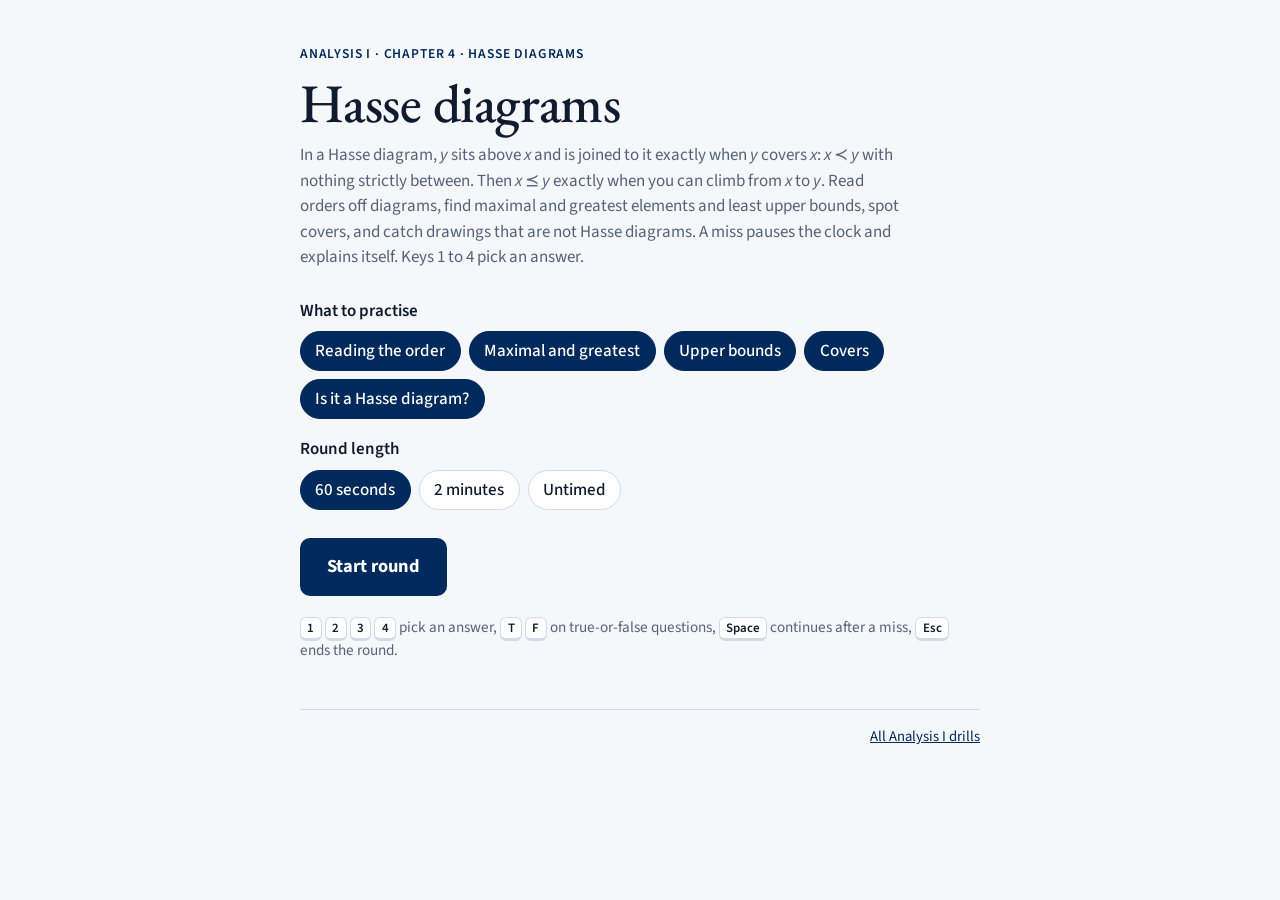
<file: hasse-drill.html>
<!doctype html>
<html lang="en">
<head>
<meta charset="utf-8">
<meta name="viewport" content="width=device-width, initial-scale=1">
<title>Hasse diagrams</title>
<link rel="preconnect" href="https://fonts.googleapis.com"><link rel="preconnect" href="https://fonts.gstatic.com" crossorigin>
<link href="https://fonts.googleapis.com/css2?family=EB+Garamond:wght@400;500&family=Source+Sans+3:wght@400;500;600;700&family=STIX+Two+Text:ital,wght@0,400;0,600;1,400&display=swap" rel="stylesheet">
<link rel="stylesheet" href="drills.css">
<style>
.stage>*{width:100%}
.given{font-family:var(--math);font-size:1.15rem;color:var(--muted);margin:0 0 .5rem;overflow-x:auto}
.stage .formula{margin:0 0 1rem;overflow-x:auto}
.formula .stem{font-family:var(--ui);font-size:clamp(1.15rem,3.4vw,1.45rem);margin:0 auto}
.diagram{display:flex;justify-content:center;margin:0 0 1rem;overflow-x:auto}
.diagram svg{max-width:100%;height:auto}
.diagram line{stroke:var(--ink);stroke-width:1.6}
.diagram rect{fill:var(--surface)}
.diagram text{fill:var(--ink);font-family:var(--math);font-size:17px}
.diagram .hl rect{fill:var(--tint);stroke:var(--navy);stroke-width:1.6}
.diagram .hl text{fill:var(--navy);font-weight:600}
#warn{color:var(--bad)}
</style>
</head>
<body>
<main class="page">

<section id="start">
  <header class="masthead">
    <p class="eyebrow"><a href="index.html">Analysis I</a> · Chapter 4 · Hasse diagrams</p>
    <h1>Hasse diagrams</h1>
    <p class="lede">In a Hasse diagram, <i>y</i> sits above <i>x</i> and is joined to it exactly when <i>y</i> covers <i>x</i>: <i>x</i> ≺ <i>y</i> with nothing strictly between. Then <i>x</i> ⪯ <i>y</i> exactly when you can climb from <i>x</i> to <i>y</i>. Read orders off diagrams, find maximal and greatest elements and least upper bounds, spot covers, and catch drawings that are not Hasse diagrams. A miss pauses the clock and explains itself. Keys 1 to 4 pick an answer.</p>
  </header>

  <div class="settings">
    <div class="field">
      <span class="field-label">What to practise</span>
      <div class="chips">
        <label class="chip"><input type="checkbox" name="topic" value="climb" checked>Reading the order</label>
        <label class="chip"><input type="checkbox" name="topic" value="extremes" checked>Maximal and greatest</label>
        <label class="chip"><input type="checkbox" name="topic" value="bounds" checked>Upper bounds</label>
        <label class="chip"><input type="checkbox" name="topic" value="covers" checked>Covers</label>
        <label class="chip"><input type="checkbox" name="topic" value="valid" checked>Is it a Hasse diagram?</label>
      </div>
    </div>
    <div class="field">
      <span class="field-label">Round length</span>
      <div class="chips">
        <label class="chip"><input type="radio" name="len" value="60" checked>60 seconds</label>
        <label class="chip"><input type="radio" name="len" value="120">2 minutes</label>
        <label class="chip"><input type="radio" name="len" value="0">Untimed</label>
      </div>
    </div>
  </div>

  <div class="actions"><button class="btn btn-lg" id="startBtn">Start round</button><span class="best" id="best"></span></div>
  <p class="hint" id="warn" hidden>Pick at least one thing to practise.</p>
  <p class="hint"><kbd>1</kbd> <kbd>2</kbd> <kbd>3</kbd> <kbd>4</kbd> pick an answer, <kbd>T</kbd> <kbd>F</kbd> on true-or-false questions, <kbd>Space</kbd> continues after a miss, <kbd>Esc</kbd> ends the round.</p>
</section>

<section id="play" hidden>
  <div class="panel">
    <div class="hud">
      <div class="stat"><b id="score">0</b>score</div>
      <div class="stat"><b id="streak">0</b>streak</div>
      <div class="stat"><b id="time">1:00</b>time</div>
      <button class="btn-link" id="endBtn">End round</button>
    </div>
    <div class="clock" id="clock"><i id="fill"></i></div>

    <div class="stage">
      <p class="prompt" id="prompt"></p>
      <p class="given" id="given"></p>
      <div class="diagram" id="diagram"></div>
      <div class="formula" id="formula"></div>
      <div class="options" id="options"></div>
      <div class="feedback bad" id="feedback" aria-live="polite" hidden>
        <h3 id="fbHead"></h3>
        <p id="explain"></p>
        <button class="btn" id="nextBtn">Next question (Space)</button>
      </div>
      <p class="flash" id="flash" aria-live="polite"></p>
    </div>
  </div>
</section>

<section id="end" hidden class="results">
  <p class="tally" id="tally"></p>
  <div class="bignums">
    <div><b id="eAcc"></b><span>accuracy</span></div>
    <div><b id="eStreak"></b><span>best streak</span></div>
    <div><b id="eBest"></b><span>best for this length</span></div>
  </div>
  <h2 id="reviewHead">Review these</h2>
  <ul class="missed" id="review"></ul>
  <div class="actions">
    <button class="btn" id="againBtn">Play again</button>
    <button class="btn btn-outline" id="settingsBtn">Change settings</button>
  </div>
</section>

<footer class="site-footer"><span></span><a href="index.html">All Analysis I drills</a></footer>
</main>

<script>
(function(){
'use strict';

/* ---------- helpers ---------- */
function rnd(n){return Math.floor(Math.random()*n)}
function pick(a){return a[rnd(a.length)]}
function shuffle(a){a=a.slice();for(var i=a.length-1;i>0;i--){var j=rnd(i+1),t=a[i];a[i]=a[j];a[j]=t}return a}
function range(a,b){var o=[];for(var x=a;x<=b;x++)o.push(x);return o}
function esc(s){return String(s).replace(/&/g,'&amp;').replace(/</g,'&lt;').replace(/>/g,'&gt;')}

/* Options: [{h, ok}] with exactly one ok and all texts distinct. */
function mc(correct,wrongs){
  var seen={},opts=[{h:correct,ok:true}];seen[correct]=1;
  shuffle(wrongs).forEach(function(w){if(opts.length<4&&!seen[w]){seen[w]=1;opts.push({h:w,ok:false})}});
  return shuffle(opts);
}
function tf(truth){return [{h:'True',ok:truth,word:true},{h:'False',ok:!truth,word:true}]}

/* ---------- posets ----------
   A poset is {n, lab[i], le(i,j), sym (the order symbol), desc}. Elements are 0..n-1. */
function finish(P){
  var n=P.n,i,j,k;
  P.lt=function(i,j){return i!==j&&P.le(i,j)};
  P.cov=[];for(i=0;i<n;i++){P.cov.push([]);for(j=0;j<n;j++)P.cov[i].push(false)}
  for(i=0;i<n;i++)for(j=0;j<n;j++)if(P.lt(i,j)){
    var between=false;for(k=0;k<n;k++)if(P.lt(i,k)&&P.lt(k,j)){between=true;break}
    P.cov[i][j]=!between;
  }
  P.up=function(i){return range(0,n-1).filter(function(j){return P.cov[i][j]})};
  P.down=function(j){return range(0,n-1).filter(function(i){return P.cov[i][j]})};
  P.maximal=range(0,n-1).filter(function(i){return P.up(i).length===0});
  P.minimal=range(0,n-1).filter(function(i){return P.down(i).length===0});
  P.greatest=range(0,n-1).filter(function(g){return range(0,n-1).every(function(y){return P.le(y,g)})})[0];
  P.least=range(0,n-1).filter(function(g){return range(0,n-1).every(function(y){return P.le(g,y)})})[0];
  P.L=function(i){return P.lab[i]};
  return P;
}
function divisors(m){return range(1,m).filter(function(d){return m%d===0})}
function posetDivisors(m){
  var ds=divisors(m);
  return finish({n:ds.length,lab:ds.map(String),le:function(i,j){return ds[j]%ds[i]===0},sym:'|',strict:'|',
    desc:'the divisors of '+m+' under divisibility',key:'div'+m,vals:ds});
}
function posetUpTo(m){
  var ds=range(1,m);
  return finish({n:ds.length,lab:ds.map(String),le:function(i,j){return ds[j]%ds[i]===0},sym:'|',strict:'|',
    desc:'{1, 2, …, '+m+'} under divisibility',key:'upto'+m,vals:ds});
}
function setLab(mask,base){var s=[];base.forEach(function(b,k){if(mask&(1<<k))s.push(b)});return s.length?'{'+s.join(', ')+'}':'∅'}
function posetSubsets(base,masks){
  if(!masks)masks=range(0,(1<<base.length)-1);
  return finish({n:masks.length,lab:masks.map(function(m){return setLab(m,base)}),le:function(i,j){return (masks[i]&masks[j])===masks[i]},
    sym:'⊆',strict:'⊊',desc:masks.length===(1<<base.length)?'𝒫({'+base.join(', ')+'}) under ⊆':'a family of subsets of {'+base.join(', ')+'} under ⊆',key:'sub'+masks.join('.')});
}
function posetRandom(){
  /* Built in levels, with relations only between adjacent levels, so every cover spans one row of the drawing. */
  for(var tries=0;tries<50;tries++){
    var n=5+rnd(3),i,j,k,R=[],levels=3+rnd(2),lev=[];
    for(i=0;i<n;i++)lev.push(i<levels?i:rnd(levels));
    lev.sort(function(a,b){return a-b});
    for(i=0;i<n;i++){R.push([]);for(j=0;j<n;j++)R[i].push(i===j)}
    for(j=0;j<n;j++){
      if(lev[j]===0)continue;
      var below=range(0,n-1).filter(function(i){return lev[i]===lev[j]-1});
      var must=pick(below);R[must][j]=true;
      below.forEach(function(i){if(i!==must&&Math.random()<0.4)R[i][j]=true});
    }
    for(k=0;k<n;k++)for(i=0;i<n;i++)for(j=0;j<n;j++)if(R[i][k]&&R[k][j])R[i][j]=true;
    var comp=0,inc=0;for(i=0;i<n;i++)for(j=i+1;j<n;j++){if(R[i][j])comp++;else inc++}
    if(comp<n-1||inc<2)continue;
    /* connected as a graph */
    var seen=[0],q=[0];while(q.length){var a=q.pop();for(j=0;j<n;j++)if((R[a][j]||R[j][a])&&seen.indexOf(j)<0){seen.push(j);q.push(j)}}
    if(seen.length<n)continue;
    var letters=shuffle('abcdefgh'.split('')).slice(0,n);
    var M=R;
    return finish({n:n,lab:letters,le:function(i,j){return M[i][j]},sym:'⪯',strict:'≺',desc:'the poset drawn below',key:'rnd'+letters.join('')+JSON.stringify(R)});
  }
  return posetDivisors(12);
}
var DIV_N=[6,8,12,16,18,20,24,28,30,36,40,42,45,48,50,54,60,72];
function anyPoset(forDiagram){
  var r=Math.random();
  if(r<0.34)return posetDivisors(pick(DIV_N));
  if(r<0.48)return posetUpTo(6+rnd(5));
  if(r<0.66){
    if(Math.random()<0.5)return posetSubsets(pick([[1,2],[1,2,3],['a','b','c']]));
    /* All subsets of two or three random sets (closed under subsets, so every cover adds one element),
       sometimes without the empty set so that there are several minimal elements. */
    for(var t=0;t<30;t++){
      var gens=shuffle(range(3,15)).slice(0,2+rnd(2)),fam=range(0,15).filter(function(m){return gens.some(function(g){return (m&g)===m})});
      if(Math.random()<0.4)fam=fam.slice(1);
      if(fam.length>=5&&fam.length<=9)return posetSubsets([1,2,3,4],fam);
    }
    return posetSubsets([1,2,3]);
  }
  return posetRandom();
}

/* ---------- drawing ---------- */
function layout(P){
  var n=P.n,rank=[],i,changed=true;
  for(i=0;i<n;i++)rank.push(0);
  while(changed){changed=false;for(i=0;i<n;i++)P.down(i).forEach(function(d){if(rank[d]+1>rank[i]){rank[i]=rank[d]+1;changed=true}})}
  var top=Math.max.apply(null,rank),rows=[];
  for(var r=0;r<=top;r++)rows.push(range(0,n-1).filter(function(i){return rank[i]===r}));
  var x=[];for(i=0;i<n;i++)x.push(0);
  function place(){rows.forEach(function(row){row.forEach(function(e,k){x[e]=k-(row.length-1)/2})})}
  place();
  for(var it=0;it<4;it++){
    for(r=1;r<=top;r++){rows[r].sort(function(a,b){return bary(a,P.down)-bary(b,P.down)})}
    place();
    for(r=top-1;r>=0;r--){rows[r].sort(function(a,b){return bary(a,P.up)-bary(b,P.up)})}
    place();
  }
  function bary(e,f){var ns=f(e);if(!ns.length)return x[e];return ns.reduce(function(s,v){return s+x[v]},0)/ns.length}
  return {rank:rank,x:x,top:top,rows:rows};
}
function draw(P,opt){
  opt=opt||{};
  var L=layout(P),wmax=0,i;
  for(i=0;i<P.n;i++)wmax=Math.max(wmax,P.lab[i].length);
  var cw=Math.max(66,wmax*9+30),rh=76,widest=Math.max.apply(null,L.rows.map(function(r){return r.length}));
  var W=Math.max(200,widest*cw+20),H=(L.top+1)*rh+10;
  function px(e){return W/2+L.x[e]*cw}
  function py(e){return H-rh/2-L.rank[e]*rh+5}
  var s='<svg viewBox="0 0 '+W+' '+H+'" width="'+W+'" height="'+H+'" role="img" aria-label="Hasse diagram">';
  var edges=[];
  for(i=0;i<P.n;i++)for(var j=0;j<P.n;j++)if(P.cov[i][j])edges.push([i,j]);
  (opt.extra||[]).forEach(function(e){edges.push(e)});
  edges.forEach(function(e){s+='<line x1="'+px(e[0])+'" y1="'+py(e[0])+'" x2="'+px(e[1])+'" y2="'+py(e[1])+'"/>'});
  for(i=0;i<P.n;i++){
    var w=P.lab[i].length*9+14,hl=opt.hl&&opt.hl.indexOf(i)>=0;
    s+='<g'+(hl?' class="hl"':'')+'><rect x="'+(px(i)-w/2)+'" y="'+(py(i)-13)+'" width="'+w+'" height="26" rx="6"/>'+
       '<text x="'+px(i)+'" y="'+(py(i)+6)+'" text-anchor="middle">'+esc(P.lab[i])+'</text></g>';
  }
  return s+'</svg>';
}

/* ---------- reasoning helpers ---------- */
function climb(P,a,b){ /* a list of elements a = z0 ⋖ ... ⋖ zk = b, or null */
  var prev={},q=[a];prev[a]=-1;
  while(q.length){var u=q.shift();if(u===b)break;P.up(u).forEach(function(v){if(!(v in prev)){prev[v]=u;q.push(v)}})}
  if(!(b in prev))return null;
  var path=[b];while(path[0]!==a)path.unshift(prev[path[0]]);return path;
}
function pathText(P,path){return path.map(P.L).join(' ⋖ ')}
function setText(P,xs){return xs.length?'{'+xs.map(P.L).join(', ')+'}':'∅'}
function rel(P,a,b){return P.L(a)+' '+P.sym+' '+P.L(b)}
function nrel(P,a,b){return P.L(a)+' '+(P.sym==='|'?'∤':P.sym==='⊆'?'⊈':'⋠')+' '+P.L(b)}
function between(P,a,b){for(var k=0;k<P.n;k++)if(P.lt(a,k)&&P.lt(k,b))return k;return -1}
function ubs(P,S){return range(0,P.n-1).filter(function(u){return S.every(function(s){return P.le(s,u)})})}
function leastOf(P,T){return T.filter(function(u){return T.every(function(v){return P.le(u,v)})})[0]}
function giv(P){return P.desc==='the poset drawn below'?'':'The diagram of '+P.desc+'.'}

/* ---------- reading the order ---------- */
function qClimb(){
  var P=anyPoset(true),a,b,truth=Math.random()<0.5,tries=0;
  do{a=rnd(P.n);b=rnd(P.n);tries++}while((a===b||P.le(a,b)!==truth||(truth&&P.cov[a][b]&&tries<30))&&tries<80);
  if(a===b){a=0;b=P.n-1}
  truth=P.le(a,b);
  var ex;
  if(truth)ex='True. Climb '+pathText(P,climb(P,a,b))+'. Each step is a segment going up, so '+rel(P,a,b)+' by transitivity'+(climb(P,a,b).length>2?', even though there is no single segment from '+P.L(a)+' to '+P.L(b)+'.':'.');
  else if(P.le(b,a))ex='False. The climb goes the other way, '+pathText(P,climb(P,b,a))+', so '+rel(P,b,a)+'; by antisymmetry '+P.L(a)+' cannot also be below '+P.L(b)+'.';
  else ex='False. There is no way to climb from '+P.L(a)+' to '+P.L(b)+', and none from '+P.L(b)+' to '+P.L(a)+': the two are incomparable.';
  return {id:'climb:'+P.key+a+'-'+b,topic:'Reading the order',prompt:'True or false: '+rel(P,a,b)+'.',given:giv(P),diagram:draw(P,{hl:[a,b]}),formula:'',
    options:tf(truth),explain:ex,review:rel(P,a,b)+' in '+P.desc+': '+(truth?'true':'false')};
}

/* ---------- maximal, minimal, greatest, least ---------- */
function qExtremes(){
  var P=anyPoset(true),kind=pick(['maximal','minimal','greatest','least','greatest']);
  var NONE='none',opts,ex,correct;
  var tops=P.maximal,bots=P.minimal;
  if(kind==='maximal'||kind==='minimal'){
    var set=kind==='maximal'?tops:bots,other=kind==='maximal'?bots:tops;
    correct=setText(P,set);
    var L=layout(P),topRow=L.rows[L.top],botRow=L.rows[0];
    var outside=range(0,P.n-1).filter(function(i){return set.indexOf(i)<0});
    var wr=[setText(P,other),setText(P,kind==='maximal'?topRow:botRow),setText(P,set.slice(0,1)),NONE];
    if(outside.length)wr.push(setText(P,set.concat([pick(outside)]).sort(function(a,b){return a-b})));
    if(set.length>1)wr.push(setText(P,set.slice(1)));
    opts=mc(correct,wr);
    ex='A '+kind+' element has no segment going '+(kind==='maximal'?'up':'down')+' from it. Here that is '+correct+'.'+
       (kind==='maximal'&&topRow.length!==set.length?' Being on the top row is not the test: an element lower down is maximal if nothing is above it.':'')+
       (kind==='minimal'&&botRow.length!==set.length?' Being on the bottom row is not the test: an element higher up is minimal if nothing is below it.':'');
  }else{
    var g=kind==='greatest'?P.greatest:P.least,ext=kind==='greatest'?tops:bots;
    correct=g===undefined?NONE:P.L(g);
    var wr2=ext.map(P.L).concat([NONE]).concat(range(0,P.n-1).map(P.L));
    opts=mc(correct,wr2);
    if(g!==undefined)ex=P.L(g)+' is the '+kind+' element: every element can be reached by climbing '+(kind==='greatest'?'up to':'down to')+' it. It is also the only '+(kind==='greatest'?'maximal':'minimal')+' element.';
    else ex='There is no '+kind+' element. The '+(kind==='greatest'?'maximal':'minimal')+' elements are '+setText(P,ext)+', and '+(ext.length>1?'no one of them is '+(kind==='greatest'?'above':'below')+' the others: '+P.L(ext[0])+' and '+P.L(ext[1])+' are incomparable.':'it is not comparable with everything.');
  }
  opts.forEach(function(o){if(o.h===NONE)o.plain=true});
  var noun=(kind==='maximal'||kind==='minimal')?'Which elements are '+kind+'?':'Which is the '+kind+' element?';
  return {id:'ext:'+P.key+kind,topic:'Maximal and greatest',prompt:noun,given:giv(P),diagram:draw(P),formula:'',options:opts,math:true,explain:ex,
    review:'The '+kind+' element'+(kind.slice(-2)==='al'?'s':'')+' of '+P.desc+': '+correct};
}

/* ---------- upper bounds ---------- */
function qBounds(){
  var P,S,tries=0;
  do{P=anyPoset(true);var a=rnd(P.n),b=rnd(P.n);S=[a,b].sort(function(x,y){return x-y});tries++}
  while((S[0]===S[1]||(P.le(S[0],S[1])||P.le(S[1],S[0]))&&Math.random()<0.75)&&tries<60);
  if(S[0]===S[1])S=[0,P.n-1];
  var U=ubs(P,S),sup=leastOf(P,U),NONE='none',kind=Math.random()<0.65?'sup':'ub';
  var opts,ex,correct;
  if(kind==='sup'){
    correct=sup===undefined?NONE:P.L(sup);
    var wr=U.map(P.L).concat(P.maximal.map(P.L)).concat(S.map(P.L)).concat([NONE]);
    opts=mc(correct,wr);
    ex='The upper bounds of '+setText(P,S)+' are the elements you can reach by climbing from both: '+setText(P,U)+'. ';
    if(sup!==undefined)ex+='The least of them is '+P.L(sup)+', which is below every other upper bound.'+(S.indexOf(sup)>=0?' It belongs to the set, so it is the greatest element of the set too.':'');
    else if(!U.length)ex='No element can be reached by climbing from both '+P.L(S[0])+' and '+P.L(S[1])+', so there are no upper bounds and hence no least one.';
    else ex+='No one of them is below all the others, so there is no least upper bound.';
  }else{
    correct=setText(P,U);
    var all=range(0,P.n-1),wr2=[setText(P,U.filter(function(u){return S.indexOf(u)<0})),setText(P,all.filter(function(u){return P.le(S[0],u)})),setText(P,all.filter(function(u){return P.le(S[1],u)})),setText(P,sup===undefined?[]:[sup]),setText(P,P.maximal)];
    opts=mc(correct,wr2);
    ex='An upper bound must be reachable by climbing from '+P.L(S[0])+' and from '+P.L(S[1])+'. That gives '+correct+'.'+(U.some(function(u){return S.indexOf(u)>=0})?' An element of the set counts if it is above the other element.':'');
  }
  opts.forEach(function(o){if(o.h===NONE)o.plain=true});
  var prompt=kind==='sup'?'What is the least upper bound of '+setText(P,S)+'?':'Which elements are upper bounds of '+setText(P,S)+'?';
  return {id:'ub:'+P.key+S.join('.')+kind,topic:'Upper bounds',prompt:prompt,given:giv(P)+' The highlighted elements form the set.',diagram:draw(P,{hl:S}),formula:'',options:opts,math:true,explain:ex,
    review:(kind==='sup'?'Least upper bound':'Upper bounds')+' of '+setText(P,S)+' in '+P.desc+': '+correct};
}

/* ---------- covers (no diagram: the definition) ---------- */
function qCovers(){
  var P=Math.random()<0.6?posetDivisors(pick(DIV_N.filter(function(m){return divisors(m).length>=6}))):(Math.random()<0.5?posetSubsets([1,2,3]):posetUpTo(8+rnd(5)));
  var covers=[],nonc=[],i,j;
  for(i=0;i<P.n;i++)for(j=0;j<P.n;j++){if(P.cov[i][j])covers.push([i,j]);else if(P.lt(i,j))nonc.push([i,j])}
  if(!covers.length||nonc.length<2)return qClimb();
  var c=pick(covers),txt=function(p){return P.L(p[0])+' ⋖ '+P.L(p[1])};
  var inc=[];for(i=0;i<P.n;i++)for(j=0;j<P.n;j++)if(i!==j&&!P.le(i,j)&&!P.le(j,i))inc.push([i,j]);
  var wr=shuffle(nonc).slice(0,4).map(txt).concat(shuffle(inc).slice(0,1).map(txt)).concat(shuffle(covers).slice(0,3).map(function(p){return P.L(p[1])+' ⋖ '+P.L(p[0])}));
  var opts=mc(txt(c),wr);
  var ex=P.L(c[1])+' covers '+P.L(c[0])+': '+rel(P,c[0],c[1])+' and nothing lies strictly between. ';
  var bad=opts.filter(function(o){return !o.ok}).map(function(o){
    var m=o.h.split(' ⋖ '),a=P.lab.indexOf(m[0]),b=P.lab.indexOf(m[1]);
    if(P.lt(a,b)){var k=between(P,a,b);return o.h+' fails because '+P.L(k)+' lies strictly between: '+P.L(a)+' '+P.strict+' '+P.L(k)+' '+P.strict+' '+P.L(b)+'.'}
    if(P.lt(b,a))return o.h+' fails because '+P.L(b)+' is below '+P.L(a)+', not above it.';
    return o.h+' fails because '+P.L(a)+' and '+P.L(b)+' are incomparable.';
  });
  return {id:'cov:'+P.key+txt(c),topic:'Covers',prompt:'Which is a cover?',given:'In '+P.desc+'.',diagram:'',formula:'',options:opts,math:true,explain:ex+bad.join(' '),
    review:'In '+P.desc+': '+txt(c)};
}

/* ---------- is it a Hasse diagram? ---------- */
function qValid(){
  var P=anyPoset(true),nonc=[],i,j;
  for(i=0;i<P.n;i++)for(j=0;j<P.n;j++)if(P.lt(i,j)&&!P.cov[i][j])nonc.push([i,j]);
  var bad=nonc.length&&Math.random()<0.55,extra=bad?[pick(nonc)]:[];
  var ex;
  if(bad){var e=extra[0],path=climb(P,e[0],e[1]);
    ex='False. The segment from '+P.L(e[0])+' to '+P.L(e[1])+' should not be there: '+P.L(e[1])+' does not cover '+P.L(e[0])+', because the climb '+pathText(P,path)+' already passes through '+path.slice(1,-1).map(P.L).join(', ')+'. A Hasse diagram draws covers only; relations that follow by transitivity are left out.';}
  else ex='True. Every segment joins an element to one that covers it, nothing strictly between, and every cover is drawn. Relations that follow by climbing are rightly left out.';
  return {id:'val:'+P.key+(bad?extra[0].join('-'):'ok'),topic:'Is it a Hasse diagram?',prompt:'True or false: this is the Hasse diagram of '+(P.desc==='the poset drawn below'?'a poset':P.desc)+'.',
    given:P.desc==='the poset drawn below'?'Read “higher on the page” as “above”.':'',diagram:draw(P,{extra:extra}),formula:'',options:tf(!bad),
    explain:ex,review:'A drawing of '+(P.desc==='the poset drawn below'?'a poset':P.desc)+(bad?' with an extra segment '+P.L(extra[0][0])+'–'+P.L(extra[0][1])+': not a Hasse diagram':': a Hasse diagram')};
}

var MAKERS={climb:qClimb,extremes:qExtremes,bounds:qBounds,covers:qCovers,valid:qValid};
function makeQuestion(topics,lastId){
  for(var i=0;i<12;i++){
    var q=MAKERS[pick(topics)]();
    if(q.id!==lastId&&q.options.filter(function(o){return o.ok}).length===1&&q.options.length>=2)return q;
  }
  return q;
}
window.__hasseTest={makeQuestion:makeQuestion,posetDivisors:posetDivisors,posetSubsets:posetSubsets,posetRandom:posetRandom,posetUpTo:posetUpTo,draw:draw,ubs:ubs,leastOf:leastOf,MAKERS:MAKERS};

/* ---------- game ---------- */
var $=function(id){return document.getElementById(id)};
var st=null,raf=0;
function bestKey(len){return 'hasse-drill-best-'+len}
function readBest(len){try{return parseInt(localStorage.getItem(bestKey(len)),10)||0}catch(e){return 0}}
function writeBest(len,v){try{localStorage.setItem(bestKey(len),String(v))}catch(e){}}
function curLen(){return parseInt(document.querySelector('input[name=len]:checked').value,10)}
function showBest(){var b=readBest(curLen());$('best').textContent=b?'Best for this length: '+b:''}
function screen(name){['start','play','end'].forEach(function(s){$(s).hidden=s!==name});window.scrollTo(0,0);if(document.activeElement)document.activeElement.blur()}

function startRound(){
  var topics=[].slice.call(document.querySelectorAll('input[name=topic]:checked')).map(function(i){return i.value});
  if(!topics.length){$('warn').hidden=false;return}
  $('warn').hidden=true;
  var len=curLen();
  st={topics:topics,len:len,remaining:len*1000,paused:false,locked:false,score:0,wrong:0,streak:0,bestStreak:0,missed:[],q:null,last:0,over:false};
  $('clock').style.visibility=len?'visible':'hidden';
  screen('play');updateHud();nextQuestion();
  cancelAnimationFrame(raf);raf=requestAnimationFrame(tick);
}
function tick(ts){
  if(!st||st.over)return;
  if(st.last&&!st.paused&&st.len>0)st.remaining-=Math.min(ts-st.last,250);
  st.last=ts;
  if(st.len>0){
    $('fill').style.transform='scaleX('+Math.max(0,st.remaining/(st.len*1000))+')';
    var s=Math.max(0,Math.ceil(st.remaining/1000));
    $('time').textContent=Math.floor(s/60)+':'+('0'+s%60).slice(-2);
    $('clock').classList.toggle('low',st.remaining<10000);
    if(st.remaining<=0){endRound();return}
  }else $('time').textContent='–';
  raf=requestAnimationFrame(tick);
}
function updateHud(){$('score').textContent=st.score;$('streak').textContent=st.streak}

function nextQuestion(){
  if(!st||st.over)return;
  var q=makeQuestion(st.topics,st.q?st.q.id:null);
  st.q=q;st.locked=false;st.paused=false;
  $('prompt').innerHTML=q.prompt;
  $('given').innerHTML=q.given;$('given').hidden=!q.given;
  $('diagram').innerHTML=q.diagram||'';$('diagram').hidden=!q.diagram;
  $('formula').innerHTML=q.formula;$('formula').hidden=!q.formula;
  $('feedback').hidden=true;$('flash').textContent='';
  var box=$('options');box.innerHTML='';
  box.className='options'+(q.options.length===2||!q.math?' two':'');
  q.options.forEach(function(o,i){
    var b=document.createElement('button');
    b.className='option'+(q.math&&!o.word&&!o.plain?' math-option':'');
    b.innerHTML='<span class="k">'+(i+1)+'</span><span>'+o.h+'</span><span class="tag"></span>';
    b.addEventListener('click',function(){answer(i)});
    box.appendChild(b);
  });
}
function answer(i){
  if(!st||st.over||st.locked||!st.q||i>=st.q.options.length)return;
  st.locked=true;
  var q=st.q,btns=$('options').children;
  [].forEach.call(btns,function(b){b.disabled=true});
  if(q.options[i].ok){
    st.score++;st.streak++;st.bestStreak=Math.max(st.bestStreak,st.streak);
    btns[i].classList.add('good');$('flash').textContent='Correct';updateHud();
    setTimeout(nextQuestion,200);
    return;
  }
  st.wrong++;st.streak=0;st.paused=true;updateHud();
  btns[i].classList.add('bad');btns[i].querySelector('.tag').textContent='your answer';
  q.options.forEach(function(o,j){
    if(o.ok){btns[j].classList.add('good');btns[j].querySelector('.tag').textContent='correct answer'}
    else if(j!==i)btns[j].classList.add('dim');
  });
  if(!st.missed.some(function(m){return m.review===q.review}))st.missed.push({topic:q.topic,review:q.review,why:q.explain});
  $('fbHead').textContent='Not quite';
  $('explain').innerHTML=q.explain;
  $('feedback').hidden=false;$('nextBtn').focus();
}
function endRound(){
  if(!st||st.over)return;
  st.over=true;cancelAnimationFrame(raf);
  var total=st.score+st.wrong,prev=readBest(st.len),isBest=st.score>prev;
  if(isBest)writeBest(st.len,st.score);
  $('tally').textContent=st.score+' right out of '+total+(isBest&&st.score>0?'. New best.':'');
  $('eAcc').textContent=total?Math.round(100*st.score/total)+'%':'–';
  $('eStreak').textContent=st.bestStreak;
  $('eBest').textContent=Math.max(prev,st.score);
  $('reviewHead').textContent=st.missed.length?'Review these':(total?'Nothing missed this round':'No questions answered');
  $('review').innerHTML=st.missed.map(function(m){
    return '<li><span class="ok">'+m.topic+'</span><div class="mf">'+m.review+'</div><p class="why">'+m.why+'</p></li>';
  }).join('');
  screen('end');showBest();
}

$('startBtn').addEventListener('click',startRound);
$('againBtn').addEventListener('click',startRound);
$('settingsBtn').addEventListener('click',function(){screen('start');showBest()});
$('endBtn').addEventListener('click',endRound);
$('nextBtn').addEventListener('click',nextQuestion);
[].forEach.call(document.querySelectorAll('input[name=len]'),function(i){i.addEventListener('change',showBest)});
document.addEventListener('keydown',function(e){
  if(e.metaKey||e.ctrlKey||e.altKey)return;
  if(!st||st.over||$('play').hidden)return;
  var k=e.key;
  if(k==='Escape'){endRound();return}
  if(st.paused){if(k===' '||k==='Enter'){e.preventDefault();nextQuestion()}return}
  if(k>='1'&&k<='4'){e.preventDefault();answer(parseInt(k,10)-1)}
  else if((k==='t'||k==='T'||k==='f'||k==='F')&&st.q.options[0].word){
    var want=(k==='t'||k==='T')?'True':'False';
    st.q.options.forEach(function(o,j){if(o.h===want)answer(j)});
  }
});
showBest();
})();
</script>
</body>
</html>
</file>
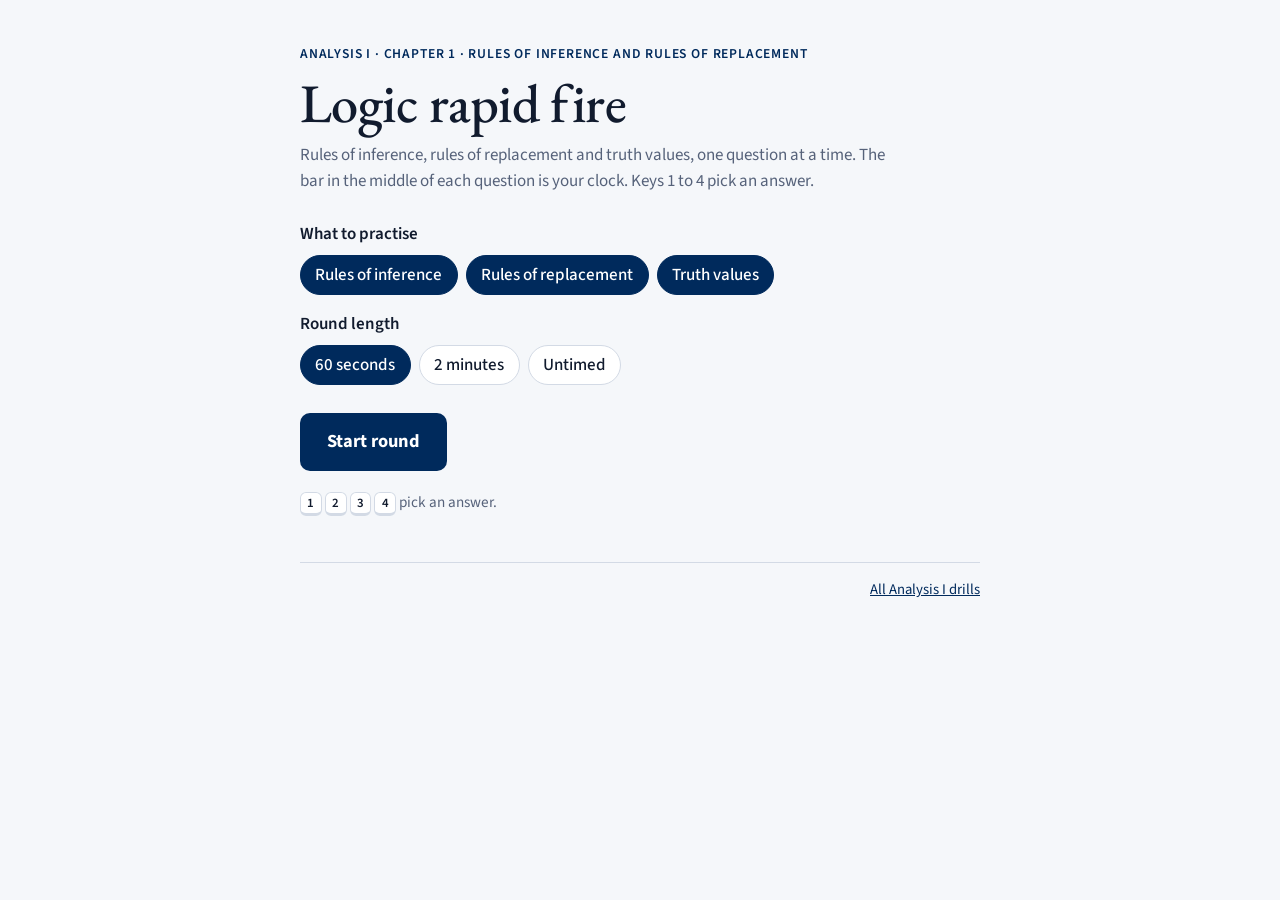
<file: logic-rapid-fire.html>
<!doctype html>
<html lang="en">
<head>
<meta charset="utf-8">
<meta name="viewport" content="width=device-width, initial-scale=1">
<title>Logic rapid fire</title>
<link rel="preconnect" href="https://fonts.googleapis.com"><link rel="preconnect" href="https://fonts.gstatic.com" crossorigin>
<link href="https://fonts.googleapis.com/css2?family=EB+Garamond:wght@400;500&family=Source+Sans+3:wght@400;500;600;700&family=STIX+Two+Text:ital,wght@0,400;0,600;1,400&display=swap" rel="stylesheet">
<link rel="stylesheet" href="drills.css">
<style>
/* the inference bar: premises above, conclusion below, the bar itself is the clock (double bar = replacement) */
.stage>*{width:100%} .fig .scroll{overflow-x:auto;max-width:100%}
.fig .top{min-height:2.6em;display:flex;flex-direction:column;justify-content:flex-end;padding-bottom:.6rem} .fig .bottom{min-height:1.9em;padding-top:.6rem}
.barrow{display:grid;grid-template-columns:1fr auto;align-items:center;gap:.75rem} .barrow .clock{margin:0}
.barrow .tag{font-family:var(--ui);font-size:1rem;font-weight:700;min-width:2.2rem;text-align:left;color:var(--muted)}
.clock.double{height:14px;background:none;border-block:4px solid var(--line);border-radius:0;overflow:visible}
.clock.double i{position:relative;top:-4px;height:14px;background:none;border-block:4px solid var(--navy)}
.clock.double.low i{background:none;border-color:var(--clock)}
#warn{color:var(--bad)} .fig~.prompt{margin:1.25rem 0} @media (max-width:30rem){.hud{column-gap:1rem}}
</style>
</head>
<body>
<main class="page">

<section id="start">
  <header class="masthead">
    <p class="eyebrow"><a href="index.html">Analysis I</a> · Chapter 1 · Rules of inference and rules of replacement</p>
    <h1>Logic rapid fire</h1>
    <p class="lede">Rules of inference, rules of replacement and truth values, one question at a time. The bar in the middle of each question is your clock. Keys 1 to 4 pick an answer.</p>
  </header>

  <div class="settings">
    <div class="field">
      <span class="field-label">What to practise</span>
      <div class="chips">
        <label class="chip"><input type="checkbox" name="topic" value="inf" checked>Rules of inference</label>
        <label class="chip"><input type="checkbox" name="topic" value="rep" checked>Rules of replacement</label>
        <label class="chip"><input type="checkbox" name="topic" value="tv" checked>Truth values</label>
      </div>
    </div>
    <div class="field">
      <span class="field-label">Round length</span>
      <div class="chips">
        <label class="chip"><input type="radio" name="len" value="60" checked>60 seconds</label>
        <label class="chip"><input type="radio" name="len" value="120">2 minutes</label>
        <label class="chip"><input type="radio" name="len" value="0">Untimed</label>
      </div>
    </div>
  </div>

  <div class="actions"><button class="btn btn-lg" id="startBtn">Start round</button><span class="best" id="best"></span></div>
  <p class="hint" id="warn" hidden>Pick at least one thing to practise.</p>
  <p class="hint"><kbd>1</kbd> <kbd>2</kbd> <kbd>3</kbd> <kbd>4</kbd> pick an answer.</p>
</section>

<section id="play" hidden>
  <div class="panel">
    <div class="hud">
      <div class="stat"><b id="score">0</b>Score</div>
      <div class="stat"><b id="streak">0</b>Streak</div>
      <div class="stat"><b id="time">1:00</b>Time</div>
      <span class="spacer"></span>
      <button class="btn-link" id="endBtn">End round</button>
    </div>

    <div class="stage">
      <div class="fig formula" id="figure">
        <div class="scroll"><div class="top" id="top"></div></div>
        <div class="barrow">
          <div class="clock" id="bar"><i id="fill"></i></div>
          <span class="tag" id="tag"></span>
        </div>
        <div class="scroll"><div class="bottom" id="bottom"></div></div>
      </div>

      <p class="prompt" id="prompt"></p>
      <div class="options two" id="options"></div>

      <div class="feedback bad" id="feedback" aria-live="polite" hidden>
        <p id="explain"></p>
        <button class="btn" id="nextBtn">Next question</button>
      </div>
    </div>
  </div>
</section>

<section id="end" hidden class="results">
  <h2>Round over</h2>
  <p class="tally" id="tally"></p>
  <p class="lede" id="summary"></p>
  <p id="newbest" hidden>New best for this round length.</p>
  <h2 id="reviewHead">Review these</h2>
  <ul class="missed" id="review"></ul>
  <div class="actions">
    <button class="btn" id="againBtn">Play again</button>
    <button class="btn btn-outline" id="settingsBtn">Change settings</button>
  </div>
</section>

<footer class="site-footer"><span></span><a href="index.html">All Analysis I drills</a></footer>
</main>
<script>
(function(){
'use strict';

/* ---------- formulas ---------- */
var V=function(n){return {t:'v',n:n}}, N=function(a){return {t:'n',a:a}};
var B=function(t,a,b){return {t:t,a:a,b:b}};
var AND=function(a,b){return B('and',a,b)}, OR=function(a,b){return B('or',a,b)};
var IMP=function(a,b){return B('imp',a,b)}, IFF=function(a,b){return B('iff',a,b)};
var SYM={and:'\u2227',or:'\u2228',imp:'\u2192',iff:'\u2194'};
var NOT='\u00AC';

function str(x,top){
  if(top===undefined)top=true;
  if(x.t==='v')return x.n;
  if(x.t==='n')return NOT+str(x.a,false);
  var s=str(x.a,false)+' '+SYM[x.t]+' '+str(x.b,false);
  return top?s:'('+s+')';
}
function ital(s){return s.replace(/[A-Z]/g,function(m){return '<i>'+m+'</i>'})}
function html(x){return ital(str(x))}
function ev(x,env){
  switch(x.t){
    case 'v':return env[x.n];
    case 'n':return !ev(x.a,env);
    case 'and':return ev(x.a,env)&&ev(x.b,env);
    case 'or':return ev(x.a,env)||ev(x.b,env);
    case 'imp':return !ev(x.a,env)||ev(x.b,env);
    case 'iff':return ev(x.a,env)===ev(x.b,env);
  }
}
function varsOf(x,set){
  if(x.t==='v')set[x.n]=1; else if(x.t==='n')varsOf(x.a,set); else{varsOf(x.a,set);varsOf(x.b,set)}
  return set;
}
function envs(list){
  var set={};list.forEach(function(f){varsOf(f,set)});
  var names=Object.keys(set).sort(),out=[];
  for(var i=0;i<(1<<names.length);i++){
    var e={};names.forEach(function(n,j){e[n]=!(i>>(names.length-1-j)&1)});out.push(e);
  }
  return out;
}
function counterexample(prems,c){
  var all=envs(prems.concat([c]));
  for(var i=0;i<all.length;i++){
    var e=all[i];
    if(prems.every(function(p){return ev(p,e)})&&!ev(c,e))return e;
  }
  return null;
}
function entails(prems,c){return counterexample(prems,c)===null}
function equiv(a,b){return envs([a,b]).every(function(e){return ev(a,e)===ev(b,e)})}
function subst(x,map){
  if(x.t==='v')return map[x.n]||x;
  if(x.t==='n')return N(subst(x.a,map));
  return B(x.t,subst(x.a,map),subst(x.b,map));
}
function neg(x){return x.t==='n'?x.a:N(x)}

/* near-miss versions of a formula: one local change each */
function mutations(x){
  var out=[];
  if(x.t==='v'){out.push(N(x));return out}
  if(x.t==='n'){
    out.push(x.a);
    mutations(x.a).forEach(function(m){out.push(N(m))});
    return out;
  }
  if(x.t==='and')out.push(OR(x.a,x.b));
  if(x.t==='or')out.push(AND(x.a,x.b));
  if(x.t==='imp'){out.push(IMP(x.b,x.a));out.push(IMP(neg(x.a),neg(x.b)));out.push(AND(x.a,x.b))}
  if(x.t==='iff'){out.push(IMP(x.a,x.b));out.push(IFF(x.a,neg(x.b)))}
  out.push(N(x));
  mutations(x.a).forEach(function(m){out.push(B(x.t,m,x.b))});
  mutations(x.b).forEach(function(m){out.push(B(x.t,x.a,m))});
  return out;
}
function pool(letters){
  var out=[];
  letters.forEach(function(a){out.push(a);out.push(N(a))});
  letters.forEach(function(a){letters.forEach(function(b){
    if(a===b)return;
    out.push(IMP(a,b));out.push(AND(a,b));out.push(OR(a,b));out.push(OR(N(a),b));
  })});
  return out;
}

/* ---------- the rules ---------- */
var P=V('P'),Q=V('Q'),R=V('R'),S=V('S');
var INF=[
  {k:'MP',name:'Modus Ponens',p:[IMP(P,Q),P],c:Q},
  {k:'MT',name:'Modus Tollens',p:[IMP(P,Q),N(Q)],c:N(P)},
  {k:'HS',name:'Hypothetical Syllogism',p:[IMP(P,Q),IMP(Q,R)],c:IMP(P,R)},
  {k:'DS',name:'Disjunctive Syllogism',p:[OR(P,Q),N(P)],c:Q},
  {k:'Add',name:'Addition',p:[P],c:OR(P,Q)},
  {k:'Simp',name:'Simplification',p:[AND(P,Q)],c:P},
  {k:'Conj',name:'Conjunction',p:[P,Q],c:AND(P,Q)},
  {k:'Res',name:'Resolution',p:[OR(P,Q),OR(N(P),R)],c:OR(Q,R)},
  {k:'CD',name:'Constructive Dilemma',p:[AND(IMP(P,Q),IMP(R,S)),OR(P,R)],c:OR(Q,S)},
  {k:'DD',name:'Destructive Dilemma',p:[AND(IMP(P,Q),IMP(R,S)),OR(N(Q),N(S))],c:OR(N(P),N(R))}
];
var FALL=[
  {name:'Affirming the consequent',p:[IMP(P,Q),Q],c:P},
  {name:'Denying the antecedent',p:[IMP(P,Q),N(P)],c:N(Q)},
  {name:'Affirming a disjunct',p:[OR(P,Q),P],c:N(Q)},
  {name:'Taking the converse',p:[IMP(P,Q)],c:IMP(Q,P)},
  {name:'Taking the inverse',p:[IMP(P,Q)],c:IMP(N(P),N(Q))},
  {name:'Broken hypothetical syllogism',p:[IMP(P,Q),IMP(R,Q)],c:IMP(P,R)},
  {name:'Simplifying a disjunction',p:[OR(P,Q)],c:P},
  {name:'Adding a conjunct',p:[P],c:AND(P,Q)},
  {name:'Constructive dilemma run backwards',p:[AND(IMP(P,Q),IMP(R,S)),OR(Q,S)],c:OR(P,R)},
  {name:'Broken resolution',p:[OR(P,Q),OR(N(P),R)],c:AND(Q,R)}
];
var REP=[
  {k:'DM',name:"De Morgan's Theorem",l:N(AND(P,Q)),r:OR(N(P),N(Q))},
  {k:'DM',name:"De Morgan's Theorem",l:N(OR(P,Q)),r:AND(N(P),N(Q))},
  {k:'Com',name:'Commutation',l:OR(P,Q),r:OR(Q,P)},
  {k:'Com',name:'Commutation',l:AND(P,Q),r:AND(Q,P)},
  {k:'Assoc',name:'Association',l:OR(P,OR(Q,R)),r:OR(OR(P,Q),R)},
  {k:'Assoc',name:'Association',l:AND(P,AND(Q,R)),r:AND(AND(P,Q),R)},
  {k:'Dist',name:'Distribution',l:AND(P,OR(Q,R)),r:OR(AND(P,Q),AND(P,R))},
  {k:'Dist',name:'Distribution',l:OR(P,AND(Q,R)),r:AND(OR(P,Q),OR(P,R))},
  {k:'DN',name:'Double Negation',l:P,r:N(N(P))},
  {k:'Trans',name:'Transposition',l:IMP(P,Q),r:IMP(N(Q),N(P))},
  {k:'Impl',name:'Material Implication',l:IMP(P,Q),r:OR(N(P),Q)},
  {k:'Equiv',name:'Material Equivalence',l:IFF(P,Q),r:AND(IMP(P,Q),IMP(Q,P))},
  {k:'Equiv',name:'Material Equivalence',l:IFF(P,Q),r:OR(AND(P,Q),AND(N(P),N(Q)))},
  {k:'Exp',name:'Exportation',l:IMP(AND(P,Q),R),r:IMP(P,IMP(Q,R))}
];
var OPNOTE={
  and:SYM.and+' is true only when both sides are true.',
  or:SYM.or+' is false only when both sides are false.',
  imp:SYM.imp+' is false only when the left side is true and the right side is false.',
  iff:SYM.iff+' is true exactly when both sides have the same value.'
};

/* sanity check on the rule tables */
INF.forEach(function(r){console.assert(entails(r.p,r.c),'invalid rule',r.k)});
FALL.forEach(function(r){console.assert(!entails(r.p,r.c),'fallacy is valid',r.name)});
REP.forEach(function(r){console.assert(equiv(r.l,r.r),'not equivalent',r.k)});

/* ---------- helpers ---------- */
function rnd(n){return Math.floor(Math.random()*n)}
function pick(a){return a[rnd(a.length)]}
function shuffle(a){a=a.slice();for(var i=a.length-1;i>0;i--){var j=rnd(i+1),t=a[i];a[i]=a[j];a[j]=t}return a}
var LETTERS=[['P','Q','R','S'],['A','B','C','D'],['X','Y','Z','W']];
function full(r){return r.name+' ('+r.k+')'}

function makeSubst(forms,hard){
  var set={};forms.forEach(function(f){varsOf(f,set)});
  var metas=Object.keys(set).sort();
  var letters=shuffle(pick(LETTERS)),map={};
  metas.forEach(function(m,i){map[m]=V(letters[i])});
  if(hard&&Math.random()<0.35){var m=pick(metas);map[m]=N(map[m])}
  return {map:map,letters:letters.map(V)};
}
function distractors(correct,primary,extra,isWrong){
  var seen={};seen[str(correct)]=1;
  var out=[];
  [shuffle(primary),shuffle(extra)].forEach(function(list){
    list.forEach(function(x){
      var s=str(x);
      if(out.length>=3||seen[s]||s.length>34||!isWrong(x))return;
      seen[s]=1;out.push(x);
    });
  });
  return out;
}
function formulaOptions(correct,wrongs){
  return shuffle([{h:html(correct),ok:true}].concat(wrongs.map(function(w){return {h:html(w),ok:false}})));
}
function nameOptions(rule,table){
  var names={};table.forEach(function(r){names[full(r)]=1});
  var others=shuffle(Object.keys(names).filter(function(n){return n!==full(rule)})).slice(0,3);
  return shuffle([{h:full(rule),ok:true,word:true}].concat(others.map(function(n){return {h:n,ok:false,word:true}})));
}
function premLines(ps){return ps.map(function(p){return html(p)})}
function joinAnd(parts){
  if(parts.length===1)return parts[0];
  return parts.slice(0,-1).join(', ')+' and '+parts[parts.length-1];
}
function infSentence(r,ps,c){
  return '<b>'+full(r)+'</b>: from <span class="m">'+joinAnd(ps.map(html))+'</span>, derive <span class="m">'+html(c)+'</span>.';
}

/* ---------- question makers ---------- */
function qApply(hard){
  var r=pick(INF),s=makeSubst(r.p.concat([r.c]),hard);
  var ps=r.p.map(function(p){return subst(p,s.map)}),c=subst(r.c,s.map);
  var wrong=distractors(c,mutations(c),pool(s.letters),function(x){return !entails(ps,x)});
  return {id:'apply:'+r.k,label:full(r),form:'From '+joinAnd(r.p.map(html))+', derive '+html(r.c),
    top:premLines(ps),bottom:'?',tag:'',tagAfter:r.k,dbl:false,prompt:'What follows?',
    options:formulaOptions(c,wrong),explain:infSentence(r,ps,c)};
}
function qNameInf(hard){
  var r=pick(INF),s=makeSubst(r.p.concat([r.c]),hard);
  var ps=r.p.map(function(p){return subst(p,s.map)}),c=subst(r.c,s.map);
  return {id:'nameinf:'+r.k,label:full(r),form:'From '+joinAnd(r.p.map(html))+', derive '+html(r.c),
    top:premLines(ps),bottom:html(c),tag:'?',tagAfter:r.k,dbl:false,prompt:'Which rule of inference is this?',
    options:nameOptions(r,INF),explain:infSentence(r,ps,c)};
}
function qValid(hard){
  var good=Math.random()<0.5,r=pick(good?INF:FALL),s=makeSubst(r.p.concat([r.c]),hard);
  var ps=r.p.map(function(p){return subst(p,s.map)}),c=subst(r.c,s.map),explain;
  if(good){
    explain='Valid. '+infSentence(r,ps,c);
  }else{
    var e=counterexample(ps,c);
    var vals=Object.keys(e).map(function(n){return '<i>'+n+'</i> '+(e[n]?'true':'false')}).join(', ');
    explain='Invalid. This is the mistake called <b>'+r.name.toLowerCase()+'</b>. Counterexample: '+vals+' makes every premise true and the conclusion false.';
  }
  return {id:'valid:'+r.name,label:good?full(r):r.name+' (invalid form)',
    form:'From '+joinAnd(r.p.map(html))+', '+(good?'derive ':'you cannot derive ')+html(r.c),
    top:premLines(ps),bottom:html(c),tag:'',tagAfter:good?r.k:'\u2717',dbl:false,prompt:'Is this inference valid?',
    options:[{h:'Valid',ok:good,word:true},{h:'Invalid',ok:!good,word:true}],explain:explain};
}
function qEquiv(hard){
  var r=pick(REP),s=makeSubst([r.l,r.r],hard);
  var l=subst(r.l,s.map),rr=subst(r.r,s.map);
  var flip=Math.random()<0.5,shown=flip?rr:l,correct=flip?l:rr;
  var wrong=distractors(correct,mutations(correct),pool(s.letters),function(x){return !equiv(shown,x)});
  return {id:'equiv:'+r.k+str(r.l),label:full(r),form:html(r.l)+' = '+html(r.r),
    top:[html(shown)],bottom:'?',tag:'',tagAfter:r.k,dbl:true,prompt:'Which one is logically equivalent?',
    options:formulaOptions(correct,wrong),
    explain:'<b>'+full(r)+'</b>: <span class="m">'+html(l)+' = '+html(rr)+'</span>.'};
}
function qNameRep(hard){
  var r=pick(REP),s=makeSubst([r.l,r.r],hard);
  var l=subst(r.l,s.map),rr=subst(r.r,s.map),flip=Math.random()<0.5;
  return {id:'namerep:'+r.k+str(r.l),label:full(r),form:html(r.l)+' = '+html(r.r),
    top:[html(flip?rr:l)],bottom:html(flip?l:rr),tag:'?',tagAfter:r.k,dbl:true,prompt:'Which rule of replacement is this?',
    options:nameOptions(r,REP),
    explain:'<b>'+full(r)+'</b>: <span class="m">'+html(l)+' = '+html(rr)+'</span>.'};
}
function qTruth(){
  var letters=shuffle(pick(LETTERS)),a=V(letters[0]),b=V(letters[1]);
  var op=pick(['imp','imp','imp','and','or','iff','iff']);
  var hasNeg=false,x=a,y=b;
  if(Math.random()<0.25){x=N(a);hasNeg=true}
  if(Math.random()<0.25){y=N(b);hasNeg=true}
  var f=B(op,x,y);
  if(Math.random()<0.15){f=N(f);hasNeg=true}
  var env={};env[a.n]=Math.random()<0.5;env[b.n]=Math.random()<0.5;
  var val=ev(f,env);
  var names=[a.n,b.n].sort();
  var topLine=names.map(function(n){return '<i>'+n+'</i> is '+(env[n]?'true':'false')}).join(', ');
  return {id:'tv:'+op+str(f)+env[a.n]+env[b.n],label:'Truth value of '+SYM[op],form:OPNOTE[op],
    top:[topLine],bottom:html(f),tag:'',tagAfter:'',dbl:false,prompt:'Is the bottom line true or false?',
    options:[{h:'True',ok:val,word:true},{h:'False',ok:!val,word:true}],
    explain:OPNOTE[op]+(hasNeg?' '+NOT+' flips a value.':'')+' Here the formula is <b>'+(val?'true':'false')+'</b>.'};
}
var MAKERS={inf:[qApply,qApply,qNameInf,qValid],rep:[qEquiv,qEquiv,qNameRep],tv:[qTruth]};

function makeQuestion(topics,hard,lastId){
  for(var i=0;i<8;i++){
    var q=pick(MAKERS[pick(topics)])(hard);
    var okCount=q.options.filter(function(o){return o.ok}).length;
    if(q.id!==lastId&&okCount===1&&q.options.length>=2)return q;
  }
  return qTruth();
}
window.__logicTest={makeQuestion:makeQuestion};

/* ---------- game ---------- */
var $=function(id){return document.getElementById(id)};
var st=null,raf=0;

function bestKey(len){return 'logic-rapid-fire-best-'+len}
function readBest(len){try{var v=localStorage.getItem(bestKey(len));return v?parseInt(v,10)||0:0}catch(e){return 0}}
function writeBest(len,v){try{localStorage.setItem(bestKey(len),String(v))}catch(e){}}
function lenLabel(len){return len===0?'untimed':(len===60?'60 seconds':'2 minutes')}
function showBest(){
  var len=parseInt(document.querySelector('input[name=len]:checked').value,10),b=readBest(len);
  $('best').textContent=b>0?'Best '+(len===0?'untimed round':'in '+lenLabel(len))+': '+b+' correct.':'';
}
function screen(name){['start','play','end'].forEach(function(s){$(s).hidden=s!==name});window.scrollTo(0,0)}

function startRound(){
  var topics=[].slice.call(document.querySelectorAll('input[name=topic]:checked')).map(function(i){return i.value});
  if(!topics.length){$('warn').hidden=false;return}
  $('warn').hidden=true;
  var len=parseInt(document.querySelector('input[name=len]:checked').value,10);
  st={topics:topics,len:len,remaining:len*1000,paused:false,locked:false,score:0,wrong:0,streak:0,bestStreak:0,missed:{},q:null,last:0,over:false};
  screen('play');
  $('bar').classList.remove('low');
  updateStrip();nextQuestion();
  cancelAnimationFrame(raf);st.last=0;raf=requestAnimationFrame(tick);
}
function tick(ts){
  if(!st||st.over)return;
  if(st.last&&!st.paused&&st.len>0){st.remaining-=Math.min(ts-st.last,250)}
  st.last=ts;
  if(st.len>0){
    var frac=Math.max(0,st.remaining/(st.len*1000));
    $('fill').style.transform='scaleX('+frac+')';
    var secs=Math.max(0,Math.ceil(st.remaining/1000));
    $('time').textContent=Math.floor(secs/60)+':'+('0'+secs%60).slice(-2);
    $('bar').classList.toggle('low',st.remaining<10000);
    if(st.remaining<=0){endRound();return}
  }else{
    $('fill').style.transform='scaleX(1)';$('time').textContent='Untimed';
  }
  raf=requestAnimationFrame(tick);
}
function updateStrip(){$('score').textContent=st.score;$('streak').textContent=st.streak}

function nextQuestion(){
  if(!st||st.over)return;
  var q=makeQuestion(st.topics,st.streak>=5,st.q?st.q.id:null);
  st.q=q;st.locked=false;st.paused=false;
  $('top').innerHTML=q.top.map(function(l){return '<div>'+l+'</div>'}).join('');
  $('bottom').innerHTML=q.bottom;
  $('tag').textContent=q.tag;
  $('bar').classList.toggle('double',q.dbl);
  $('prompt').textContent=q.prompt;
  $('feedback').hidden=true;
  var box=$('options');box.innerHTML='';
  q.options.forEach(function(o,i){
    var b=document.createElement('button');
    b.className='option'+(o.word?'':' math-option');
    b.innerHTML='<span class="k">'+(i+1)+'</span><span>'+o.h+'</span>';
    b.addEventListener('click',function(){answer(i)});
    box.appendChild(b);
  });
}
function answer(i){
  if(!st||st.over||st.locked||!st.q||i>=st.q.options.length)return;
  st.locked=true;
  var q=st.q,btns=$('options').children,o=q.options[i];
  [].forEach.call(btns,function(b){b.disabled=true});
  if(o.ok){
    st.score++;st.streak++;if(st.streak>st.bestStreak)st.bestStreak=st.streak;
    btns[i].classList.add('good');updateStrip();
    setTimeout(nextQuestion,140);
  }else{
    st.wrong++;st.streak=0;st.paused=true;updateStrip();
    btns[i].classList.add('bad');
    q.options.forEach(function(x,j){if(x.ok)btns[j].classList.add('good')});
    if(q.tagAfter)$('tag').textContent=q.tagAfter;
    var m=st.missed[q.label]||(st.missed[q.label]={count:0,form:q.form});m.count++;
    $('explain').innerHTML=q.explain;
    $('feedback').hidden=false;
    $('nextBtn').focus();
  }
}
function endRound(){
  if(!st||st.over)return;
  st.over=true;cancelAnimationFrame(raf);
  var total=st.score+st.wrong,pct=total?Math.round(100*st.score/total):0;
  $('tally').textContent=st.score+' correct';
  $('summary').textContent=total?st.wrong+' missed, accuracy '+pct+'%, best streak '+st.bestStreak+'.':'No questions answered.';
  var prev=readBest(st.len),isBest=st.score>prev;
  if(isBest)writeBest(st.len,st.score);
  $('newbest').hidden=!isBest;
  var keys=Object.keys(st.missed).sort(function(a,b){return st.missed[b].count-st.missed[a].count});
  $('reviewHead').textContent=keys.length?'Review these':'Nothing missed this round';
  $('review').innerHTML=keys.map(function(k){
    var m=st.missed[k];
    return '<li><b>'+k+'</b> <span class="why">missed '+m.count+(m.count===1?' time':' times')+'</span><div class="mf">'+m.form+'</div></li>';
  }).join('');
  screen('end');$('againBtn').focus();
}

$('startBtn').addEventListener('click',startRound);
$('againBtn').addEventListener('click',startRound);
$('settingsBtn').addEventListener('click',function(){screen('start');showBest()});
$('endBtn').addEventListener('click',endRound);
$('nextBtn').addEventListener('click',nextQuestion);
[].forEach.call(document.querySelectorAll('input[name=len]'),function(i){i.addEventListener('change',showBest)});
document.addEventListener('keydown',function(e){
  if(!st||st.over||$('play').hidden||e.metaKey||e.ctrlKey||e.altKey)return;
  if(e.key>='1'&&e.key<='4'){e.preventDefault();answer(parseInt(e.key,10)-1)}
});
showBest();
})();
</script>
</body>
</html>
</file>
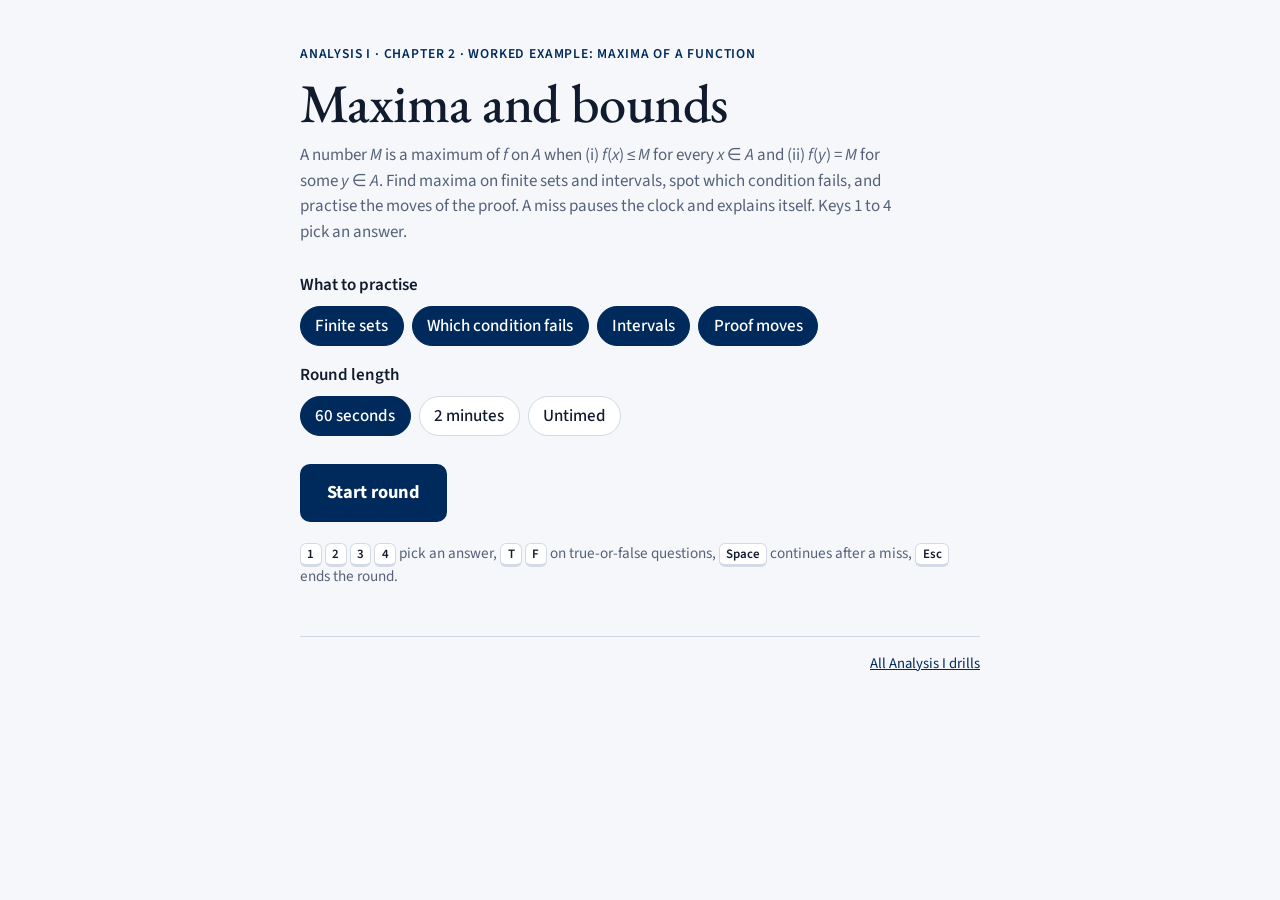
<file: maxima-drill.html>
<!doctype html>
<html lang="en">
<head>
<meta charset="utf-8">
<meta name="viewport" content="width=device-width, initial-scale=1">
<title>Maxima and bounds</title>
<link rel="preconnect" href="https://fonts.googleapis.com"><link rel="preconnect" href="https://fonts.gstatic.com" crossorigin>
<link href="https://fonts.googleapis.com/css2?family=EB+Garamond:wght@400;500&family=Source+Sans+3:wght@400;500;600;700&family=STIX+Two+Text:ital,wght@0,400;0,600;1,400&display=swap" rel="stylesheet">
<link rel="stylesheet" href="drills.css">
<style>
.stage>*{width:100%}
.given{font-family:var(--math);font-size:1.15rem;color:var(--muted);margin:0 0 .5rem;overflow-x:auto}
.stage .formula{margin:0 0 1rem;overflow-x:auto}
.formula .stem{font-family:var(--ui);font-size:clamp(1.15rem,3.4vw,1.45rem);margin:0 auto}
#warn{color:var(--bad)}
</style>
</head>
<body>
<main class="page">

<section id="start">
  <header class="masthead">
    <p class="eyebrow"><a href="index.html">Analysis I</a> · Chapter 2 · Worked example: maxima of a function</p>
    <h1>Maxima and bounds</h1>
    <p class="lede">A number <i>M</i> is a maximum of <i>f</i> on <i>A</i> when (i) <i>f</i>(<i>x</i>) ≤ <i>M</i> for every <i>x</i> ∈ <i>A</i> and (ii) <i>f</i>(<i>y</i>) = <i>M</i> for some <i>y</i> ∈ <i>A</i>. Find maxima on finite sets and intervals, spot which condition fails, and practise the moves of the proof. A miss pauses the clock and explains itself. Keys 1 to 4 pick an answer.</p>
  </header>

  <div class="settings">
    <div class="field">
      <span class="field-label">What to practise</span>
      <div class="chips">
        <label class="chip"><input type="checkbox" name="topic" value="finite" checked>Finite sets</label>
        <label class="chip"><input type="checkbox" name="topic" value="which" checked>Which condition fails</label>
        <label class="chip"><input type="checkbox" name="topic" value="intervals" checked>Intervals</label>
        <label class="chip"><input type="checkbox" name="topic" value="moves" checked>Proof moves</label>
      </div>
    </div>
    <div class="field">
      <span class="field-label">Round length</span>
      <div class="chips">
        <label class="chip"><input type="radio" name="len" value="60" checked>60 seconds</label>
        <label class="chip"><input type="radio" name="len" value="120">2 minutes</label>
        <label class="chip"><input type="radio" name="len" value="0">Untimed</label>
      </div>
    </div>
  </div>

  <div class="actions"><button class="btn btn-lg" id="startBtn">Start round</button><span class="best" id="best"></span></div>
  <p class="hint" id="warn" hidden>Pick at least one thing to practise.</p>
  <p class="hint"><kbd>1</kbd> <kbd>2</kbd> <kbd>3</kbd> <kbd>4</kbd> pick an answer, <kbd>T</kbd> <kbd>F</kbd> on true-or-false questions, <kbd>Space</kbd> continues after a miss, <kbd>Esc</kbd> ends the round.</p>
</section>

<section id="play" hidden>
  <div class="panel">
    <div class="hud">
      <div class="stat"><b id="score">0</b>score</div>
      <div class="stat"><b id="streak">0</b>streak</div>
      <div class="stat"><b id="time">1:00</b>time</div>
      <button class="btn-link" id="endBtn">End round</button>
    </div>
    <div class="clock" id="clock"><i id="fill"></i></div>

    <div class="stage">
      <p class="prompt" id="prompt"></p>
      <p class="given" id="given"></p>
      <div class="formula" id="formula"></div>
      <div class="options" id="options"></div>
      <div class="feedback bad" id="feedback" aria-live="polite" hidden>
        <h3 id="fbHead"></h3>
        <p id="explain"></p>
        <button class="btn" id="nextBtn">Next question (Space)</button>
      </div>
      <p class="flash" id="flash" aria-live="polite"></p>
    </div>
  </div>
</section>

<section id="end" hidden class="results">
  <p class="tally" id="tally"></p>
  <div class="bignums">
    <div><b id="eAcc"></b><span>accuracy</span></div>
    <div><b id="eStreak"></b><span>best streak</span></div>
    <div><b id="eBest"></b><span>best for this length</span></div>
  </div>
  <h2 id="reviewHead">Review these</h2>
  <ul class="missed" id="review"></ul>
  <div class="actions">
    <button class="btn" id="againBtn">Play again</button>
    <button class="btn btn-outline" id="settingsBtn">Change settings</button>
  </div>
</section>

<footer class="site-footer"><span></span><a href="index.html">All Analysis I drills</a></footer>
</main>

<script>
(function(){
'use strict';

/* ---------- helpers ---------- */
function rnd(n){return Math.floor(Math.random()*n)}
function pick(a){return a[rnd(a.length)]}
function shuffle(a){a=a.slice();for(var i=a.length-1;i>0;i--){var j=rnd(i+1),t=a[i];a[i]=a[j];a[j]=t}return a}
function num(n){return n<0?'−'+(-n):String(n)}
function uniqSorted(xs){var s={};xs.forEach(function(x){s[x]=1});return Object.keys(s).map(Number).sort(function(a,b){return a-b})}
function fmtSet(xs){xs=uniqSorted(xs);return xs.length?'{'+xs.map(num).join(', ')+'}':'∅'}
function range(a,b){var o=[];for(var x=a;x<=b;x++)o.push(x);return o}
var I=function(s){return '<i>'+s+'</i>'};
var A=I('A'),X=I('x'),Y=I('y'),F=I('f'),M=I('M'),C=I('c');
function fx(v){return F+'('+v+')'}
var FX=fx(X),PLUS='ℝ<sup>+</sup>';

/* Options: [{h, ok}] with exactly one ok and all texts distinct. */
function mc(correct,wrongs){
  var seen={},opts=[{h:correct,ok:true}];seen[correct]=1;
  wrongs.forEach(function(w){if(opts.length<4&&!seen[w]){seen[w]=1;opts.push({h:w,ok:false})}});
  return shuffle(opts);
}
function tf(truth){return [{h:'True',ok:truth,word:true},{h:'False',ok:!truth,word:true}]}

/* ---------- finite sets (computed exactly with integers) ---------- */
var FUNCS=[
  {k:'sq',h:X+'²',f:function(x){return x*x}},
  {k:'negsq',h:'−'+X+'²',f:function(x){return -x*x}},
  {k:'sqm2x',h:X+'² − 2'+X,f:function(x){return x*x-2*x}},
  {k:'absm1',h:'|'+X+' − 1|',f:function(x){return Math.abs(x-1)}},
  {k:'3mx',h:'3 − '+X,f:function(x){return 3-x}},
  {k:'xxm2',h:X+'('+X+' − 2)',f:function(x){return x*(x-2)}},
  {k:'2xp1',h:'2'+X+' + 1',f:function(x){return 2*x+1}},
  {k:'negabs',h:'−|'+X+'|',f:function(x){return -Math.abs(x)}}
];
function finSetup(){
  var n=4+rnd(3),a=uniqSorted(shuffle(range(-3,4)).slice(0,n)),fn=pick(FUNCS);
  var vals=a.map(fn.f),max=Math.max.apply(null,vals),min=Math.min.apply(null,vals);
  var s={a:a,fn:fn,vals:vals,max:max,min:min};
  s.given=FX+' = '+fn.h+', &nbsp;'+A+' = '+fmtSet(a);
  s.list=a.map(function(x){return fx(num(x))+' = '+num(fn.f(x))}).join(', ');
  s.where=function(v){return a.filter(function(x){return fn.f(x)===v}).map(function(x){return X+' = '+num(x)}).join(' and ')};
  s.first=function(v){for(var i=0;i<a.length;i++)if(fn.f(a[i])===v)return a[i]};
  s.desc=FX+' = '+fn.h+' on '+A+' = '+fmtSet(a);
  return s;
}
function qFinite(){
  var s=finSetup(),maxA=s.a[s.a.length-1],minA=s.a[0];
  if(Math.random()<0.45){
    var correct=num(s.max);
    var wrongs=[num(maxA),num(s.fn.f(maxA)),num(s.min),num(s.max+1),num(s.fn.f(minA)),num(s.max-1),num(s.max+2)];
    var note=num(maxA)!==correct?' The maximum is a value of '+F+', not the largest element of '+A+'.':'';
    return {id:'fin:'+s.desc,topic:'Finite sets',prompt:'What is the maximum '+M+' of '+F+' on '+A+'?',given:s.given,formula:M+' = ?',
      options:mc(correct,wrongs),math:true,data:{kind:'mc',f:s.fn.k,A:s.a},
      explain:'The values are '+s.list+'. The largest is '+correct+', at '+s.where(s.max)+'. It is an upper bound for the values, so condition (i) holds, and it is attained, so condition (ii) holds.'+note,
      review:'Maximum of '+s.desc+': '+correct};
  }
  var kind=pick(['max','ub','att']),m;
  if(kind==='max')m=s.max;
  else if(kind==='ub')m=s.max+1+rnd(3);
  else m=pick(uniqSorted(s.vals).filter(function(v){return v<s.max}));
  var truth=kind==='max',ex;
  if(kind==='max')ex='True. The values are '+s.list+'. None exceeds '+num(m)+', so condition (i) holds, and '+fx(num(s.first(m)))+' = '+num(m)+', so condition (ii) holds.';
  else if(kind==='ub')ex='False. The values are '+s.list+'. Every one is below '+num(m)+', so condition (i) holds, but no '+X+' ∈ '+A+' has '+FX+' = '+num(m)+', so condition (ii) fails. '+num(m)+' is an upper bound that is not attained; the maximum is '+num(s.max)+'.';
  else ex='False. The values are '+s.list+'. '+fx(num(s.first(m)))+' = '+num(m)+', so condition (ii) holds, but '+fx(num(s.first(s.max)))+' = '+num(s.max)+' &gt; '+num(m)+', so condition (i) fails. The maximum is '+num(s.max)+'.';
  return {id:'fintf:'+s.desc+m,topic:'Finite sets',prompt:'True or false: '+M+' is a maximum of '+F+' on '+A+'.',given:s.given,formula:M+' = '+num(m),
    options:tf(truth),math:true,data:{kind:'tf',f:s.fn.k,A:s.a,M:m},explain:ex,
    review:M+' = '+num(m)+' for '+s.desc+': '+(truth?'a maximum':'not a maximum')};
}

/* ---------- which condition fails ---------- */
var WHICH=['(i) fails: some '+FX+' is larger than '+M,'(ii) fails: no '+X+' in '+A+' has '+FX+' = '+M,'Both fail','Neither: '+M+' is a maximum'];
function qWhich(){
  var s=finSetup(),kind=pick(['i','ii','both','neither']),m;
  if(kind==='neither')m=s.max;
  else if(kind==='ii')m=s.max+1+rnd(3);
  else if(kind==='i')m=pick(uniqSorted(s.vals).filter(function(v){return v<s.max}));
  else m=pick(range(s.min-2,s.max-1).filter(function(v){return s.vals.indexOf(v)<0}));
  var ans={i:0,ii:1,both:2,neither:3}[kind];
  var w=s.first(s.max),big=fx(num(w))+' = '+num(s.max)+' &gt; '+num(m);
  var ex='The values are '+s.list+'. ';
  if(kind==='neither')ex+='No value exceeds '+num(m)+', so condition (i) holds, and '+fx(num(s.first(m)))+' = '+num(m)+', so condition (ii) holds. '+num(m)+' is the maximum.';
  else if(kind==='i')ex+='The witness '+X+' = '+num(w)+' gives '+big+', so condition (i) fails. But '+fx(num(s.first(m)))+' = '+num(m)+', so condition (ii) holds.';
  else if(kind==='ii')ex+='Every value is below '+num(m)+', so condition (i) holds. None equals '+num(m)+', so condition (ii) fails.';
  else ex+='The witness '+X+' = '+num(w)+' gives '+big+', so condition (i) fails. None of the values equals '+num(m)+', so condition (ii) fails too.';
  return {id:'which:'+s.desc+m,topic:'Which condition fails',prompt:'Which condition for a maximum fails?',given:s.given,formula:M+' = '+num(m),
    options:WHICH.map(function(h,i){return {h:h,ok:i===ans}}),math:false,data:{kind:'which',f:s.fn.k,A:s.a,M:m},explain:ex,
    review:M+' = '+num(m)+' for '+s.desc+': '+WHICH[ans].replace(/:.*/,'')};
}

/* ---------- intervals (bank) ----------
   dom: {lo,hi,lc,hc}. max: the maximum value (null if none), at: a point where it is attained,
   sup: for "no maximum", the upper bound that is approached but never reached (null when unbounded). */
function D(lo,hi,lc,hc){return {lo:lo,hi:hi,lc:lc,hc:hc}}
var R=D(-Infinity,Infinity,false,false),RP=D(0,Infinity,false,false),NOMAX='no maximum';
var INTERVAL_BANK=[
  {f:X,A:'(0, 1]',fn:function(x){return x},dom:D(0,1,false,true),max:1,at:1,ans:'1',wr:[NOMAX,'0','1/2'],
    why:fx(1)+' = 1 and 1 ∈ (0, 1], so 1 is attained. Every '+X+' ∈ (0, 1] has '+X+' ≤ 1, so 1 is an upper bound. The open end at 0 is at the bottom and does not matter.'},
  {f:X,A:'(0, 1)',fn:function(x){return x},dom:D(0,1,false,false),max:null,sup:1,ans:NOMAX,wr:['1','0','1/2'],
    why:'1 is an upper bound, but it is not attained because 1 ∉ (0, 1). Nothing smaller works: any '+Y+' ∈ (0, 1) has ('+Y+' + 1)/2 ∈ (0, 1) with a larger value, so condition (i) fails for every attained value.'},
  {f:X+'²',A:'[−2, 1]',fn:function(x){return x*x},dom:D(-2,1,true,true),max:4,at:-2,ans:'4',wr:['1',NOMAX,'2'],
    why:'For '+X+' ∈ [−2, 1] we have |'+X+'| ≤ 2, so '+X+'² ≤ 4, and '+fx('−2')+' = 4. The maximum comes from the left endpoint; at the right endpoint '+fx(1)+' is only 1.'},
  {f:X+'²',A:'(−1, 1)',fn:function(x){return x*x},dom:D(-1,1,false,false),max:null,sup:1,ans:NOMAX,wr:['1','0','1/2'],
    why:'Every value satisfies '+X+'² &lt; 1, so 1 is an upper bound, but reaching it needs '+X+' = ±1, which are excluded. For any '+Y+' ∈ (−1, 1), the point (|'+Y+'| + 1)/2 is in the interval and has a larger square, so no attained value is an upper bound.'},
  {f:'−('+X+' − 1)²',A:'ℝ',fn:function(x){return -(x-1)*(x-1)},dom:R,max:0,at:1,ans:'0',wr:['1','−1',NOMAX],
    why:'('+X+' − 1)² ≥ 0 gives '+FX+' ≤ 0 for every '+X+', which is condition (i), and '+fx(1)+' = 0, which is condition (ii).'},
  {f:'1/'+X,A:'[1, ∞)',fn:function(x){return 1/x},dom:D(1,Infinity,true,false),max:1,at:1,ans:'1',wr:['0',NOMAX,'1/2'],
    why:'For '+X+' ≥ 1 we have 1/'+X+' ≤ 1, and '+fx(1)+' = 1. The values sink toward 0, but that concerns the bottom, not the top.'},
  {f:'−'+X+'²',A:'(0, 1)',fn:function(x){return -x*x},dom:D(0,1,false,false),max:null,sup:0,ans:NOMAX,wr:['0','−1','1'],
    why:'Every value is negative, so 0 is an upper bound, but '+FX+' = 0 needs '+X+' = 0, which is excluded. For any '+Y+' ∈ (0, 1), '+fx(Y+'/2')+' = −'+Y+'²/4 &gt; '+fx(Y)+', so no attained value is an upper bound.'},
  {f:X,A:'ℝ',fn:function(x){return x},dom:R,max:null,sup:null,ans:NOMAX,wr:['0','∞','1'],
    why:'There is no upper bound at all: for any '+M+', the point '+X+' = '+M+' + 1 gives '+FX+' &gt; '+M+', so condition (i) fails. ∞ is not a real number, so it is not a candidate.'},
  {f:'−|'+X+'|',A:'ℝ',fn:function(x){return -Math.abs(x)},dom:R,max:0,at:0,ans:'0',wr:[NOMAX,'1','−1'],
    why:'|'+X+'| ≥ 0 gives '+FX+' ≤ 0 for every '+X+', and '+fx(0)+' = 0.'},
  {f:X+' − '+X+'²',A:'ℝ',fn:function(x){return x-x*x},dom:R,max:0.25,at:0.5,ans:'1/4',wr:['1/2','0',NOMAX],
    why:X+' − '+X+'² = 1/4 − ('+X+' − 1/2)² ≤ 1/4, with equality at '+X+' = 1/2. So 1/4 is the maximum; 1/2 is where it is attained.'},
  {f:'−('+X+' + 1/'+X+')',A:PLUS,fn:function(x){return -(x+1/x)},dom:RP,max:-2,at:1,ans:'−2',wr:['0','−1',NOMAX],
    why:'For '+X+' &gt; 0, '+X+' + 1/'+X+' − 2 = ('+X+' − 1)²/'+X+' ≥ 0, so '+FX+' ≤ −2. (Or by AM–GM: ('+X+' + 1/'+X+')/2 ≥ √('+X+' · 1/'+X+') = 1.) And '+fx(1)+' = −(1 + 1) = −2.'},
  {f:X+'/('+X+'² + 1)',A:PLUS,fn:function(x){return x/(x*x+1)},dom:RP,max:0.5,at:1,ans:'1/2',wr:['1','0',NOMAX],
    why:'1/2 − '+X+'/('+X+'² + 1) = ('+X+' − 1)²/(2('+X+'² + 1)) ≥ 0, so '+FX+' ≤ 1/2, and '+fx(1)+' = 1/2.'},
  {f:'3',A:'[0, 2]',fn:function(){return 3},dom:D(0,2,true,true),max:3,at:0,ans:'3',wr:['2',NOMAX,'0'],
    why:FX+' = 3 ≤ 3 for every '+X+', and '+fx(0)+' = 3. A maximum only has to be attained somewhere; being attained at every point is fine. The value is unique, not the point.'},
  {f:'1 − 1/'+X,A:'[1, ∞)',fn:function(x){return 1-1/x},dom:D(1,Infinity,true,false),max:null,sup:1,ans:NOMAX,wr:['1','0','∞'],
    why:'1/'+X+' &gt; 0 gives '+FX+' &lt; 1, so 1 is an upper bound that is never reached. For any '+Y+' ≥ 1, '+fx(Y+' + 1')+' &gt; '+fx(Y)+', so no attained value is an upper bound either.'},
  {f:X+'²',A:'(−2, 1]',fn:function(x){return x*x},dom:D(-2,1,false,true),max:null,sup:4,ans:NOMAX,wr:['4','1','0'],
    why:'Every value is below 4, but 4 would need '+X+' = −2, which is excluded. For '+Y+' ∈ (−2, 0), the midpoint ('+Y+' − 2)/2 lies in (−2, '+Y+') and has a larger square; for '+Y+' ∈ [0, 1], '+fx(Y)+' ≤ 1 &lt; '+fx('−3/2')+'. So no attained value is an upper bound.'},
  {f:'1/'+X,A:'(0, 1]',fn:function(x){return 1/x},dom:D(0,1,false,true),max:null,sup:null,ans:NOMAX,wr:['1','0','∞'],
    why:'The values are not bounded above: given any '+M+', the point '+X+' = 1/(|'+M+'| + 1) is in (0, 1] and '+FX+' = |'+M+'| + 1 &gt; '+M+'. The value 1 is the minimum, not the maximum.'}
];
function qIntervals(){
  var r=pick(INTERVAL_BANK),opts=mc(r.ans,r.wr);
  opts.forEach(function(o){if(o.h===NOMAX)o.plain=true});
  var d=FX+' = '+r.f+' on '+A+' = '+r.A;
  return {id:'int:'+d,topic:'Intervals',prompt:'What is the maximum '+M+' of '+F+' on '+A+'?',given:FX+' = '+r.f+', &nbsp;'+A+' = '+r.A,formula:M+' = ?',
    options:opts,math:true,explain:r.why,review:'Maximum of '+d+': '+r.ans};
}

/* ---------- proof moves (bank) ---------- */
var MOVES=[
  ['You are proving condition (i): ∀'+X+' ∈ '+A+', '+FX+' ≤ '+M+'. What is the first line?','Let '+X+' ∈ '+A+' be arbitrary.',
    ['Choose '+X+' ∈ '+A+' with '+FX+' = '+M+'.','Suppose some '+X+' ∈ '+A+' has '+FX+' ≤ '+M+'.','Let '+X+' = '+M+'.'],
    'A “for all” statement is proved by fixing an arbitrary element and proving the claim for it. Nothing may be assumed about '+X+' beyond '+X+' ∈ '+A+'.',false],
  ['How do you prove condition (ii): ∃'+Y+' ∈ '+A+', '+fx(Y)+' = '+M+'?','Exhibit a specific '+Y+' ∈ '+A+' and check that '+fx(Y)+' = '+M+'.',
    ['Let '+Y+' ∈ '+A+' be arbitrary and show '+fx(Y)+' = '+M+'.','Show that '+fx(Y)+' ≤ '+M+' for every '+Y+' ∈ '+A+'.','Show that no '+Y+' ∈ '+A+' has '+fx(Y)+' &gt; '+M+'.'],
    'A “there exists” statement is proved by naming a witness. In the worked example the witness is '+Y+' = 1, with '+fx(1)+' = −2.',false],
  ['The negation of “'+M+' is an upper bound for the values of '+F+' on '+A+'” is',
    '∃'+X+' ∈ '+A+', '+FX+' &gt; '+M,['∀'+X+' ∈ '+A+', '+FX+' &gt; '+M,'∃'+X+' ∈ '+A+', '+FX+' ≥ '+M,'∀'+X+' ∈ '+A+', '+FX+' ≥ '+M],
    'Negating ∀'+X+' ∈ '+A+', '+FX+' ≤ '+M+' turns ∀ into ∃ and ≤ into &gt;. One witness above '+M+' is enough.',true],
  [''+M+'<sub>1</sub> and '+M+'<sub>2</sub> are both maxima of '+F+' on '+A+'. How does the proof that '+M+'<sub>1</sub> = '+M+'<sub>2</sub> go?',
    M+'<sub>2</sub> = '+fx(C)+' for some '+C+' ∈ '+A+' by condition (ii); then '+fx(C)+' ≤ '+M+'<sub>1</sub> by condition (i), so '+M+'<sub>2</sub> ≤ '+M+'<sub>1</sub>. Symmetrically '+M+'<sub>1</sub> ≤ '+M+'<sub>2</sub>.',
    ['Both are upper bounds, so '+M+'<sub>1</sub> ≤ '+M+'<sub>2</sub> and '+M+'<sub>2</sub> ≤ '+M+'<sub>1</sub> with nothing more to check.','Both are attained at the same point '+C+', so '+M+'<sub>1</sub> = '+fx(C)+' = '+M+'<sub>2</sub>.','Any '+X+' ∈ '+A+' has '+FX+' ≤ '+M+'<sub>1</sub> and '+FX+' ≤ '+M+'<sub>2</sub>, so '+M+'<sub>1</sub> = '+M+'<sub>2</sub>.'],
    'Each maximum is attained (condition (ii)) and each is an upper bound (condition (i)). Combining the attainment of one with the bound of the other gives one inequality; swapping roles gives the other. The two maxima need not be attained at the same point.',false],
  ['The proof that −2 is the maximum of −('+X+' + 1/'+X+') on '+PLUS+' rests in the end on which single fact?','Squares are nonnegative: ('+C+' − 1)² ≥ 0.',
    [F+' is continuous on '+PLUS+'.','The derivative of '+F+' is 0 at '+X+' = 1.',PLUS+' is bounded above.'],
    'For '+C+' &gt; 0, ('+C+' − 1)² ≥ 0 rearranges to '+C+' + 1/'+C+' ≥ 2, that is, −('+C+' + 1/'+C+') ≤ −2. The AM–GM inequality gives the same bound and is itself a consequence of a square being nonnegative.',false],
  ['Proving condition (i) by starting “Let '+X+' ∈ '+A+' be arbitrary” and ending with '+FX+' ≤ '+M+' uses which rule?','Universal generalization (UG)',
    ['Existential generalization (EG)','Universal instantiation (UI)','Existential instantiation (EI)'],
    'Having proved '+FX+' ≤ '+M+' for an arbitrary '+X+' ∈ '+A+', we conclude it for all '+X+' ∈ '+A+'. That step is universal generalization.',false],
  ['Proving condition (ii) for the example by noting 1 ∈ '+PLUS+' and '+fx(1)+' = −2 uses which rule?','Existential generalization (EG)',
    ['Universal generalization (UG)','Universal instantiation (UI)','Existential instantiation (EI)'],
    'From a specific witness satisfying the property we conclude that some element satisfies it. That step is existential generalization.',false],
  ['AM–GM says ('+X+' + '+Y+')/2 ≥ √('+X+Y+') for all '+X+', '+Y+' &gt; 0. Applying it to the particular pair '+X+' = '+C+', '+Y+' = 1/'+C+' uses which rule?','Universal instantiation (UI)',
    ['Universal generalization (UG)','Existential generalization (EG)','Existential instantiation (EI)'],
    'A statement known for all '+X+', '+Y+' &gt; 0 is specialized to one particular pair. That is universal instantiation.',false],
  ['In the uniqueness proof, “'+M+'<sub>2</sub> is attained, so let '+C+' ∈ '+A+' with '+fx(C)+' = '+M+'<sub>2</sub>” uses which rule?','Existential instantiation (EI)',
    ['Existential generalization (EG)','Universal instantiation (UI)','Universal generalization (UG)'],
    'We know some element has '+fx(C)+' = '+M+'<sub>2</sub> and give it a name, '+C+'. Naming a witness of a known “there exists” is existential instantiation.',false],
  ['To show that 1 is not a maximum of '+FX+' = '+X+' on (0, 2) by showing condition (i) fails, what suffices?','Exhibit one '+X+' ∈ (0, 2) with '+X+' &gt; 1, such as '+X+' = 3/2.',
    ['Show that '+X+' &gt; 1 for every '+X+' ∈ (0, 2).','Show that 1 is attained.','Show that '+F+' has no upper bound on (0, 2).'],
    'Condition (i) failing means ∃'+X+' ∈ '+A+', '+FX+' &gt; '+M+', so a single witness settles it. ('+F+' is bounded above by 2 here, so the last option is false anyway.)',false]
];
function qMoves(){
  var r=pick(MOVES);
  return {id:'move:'+r[0],topic:'Proof moves',prompt:'Which is right?',given:'',formula:'<p class="stem">'+r[0]+'</p>',
    options:mc(r[1],r[2]),math:r[4],explain:r[3],review:r[0]+' '+r[1]};
}

var MAKERS={finite:qFinite,which:qWhich,intervals:qIntervals,moves:qMoves};
function makeQuestion(topics,lastId){
  for(var i=0;i<12;i++){
    var q=MAKERS[pick(topics)]();
    if(q.id!==lastId&&q.options.filter(function(o){return o.ok}).length===1&&q.options.length>=2)return q;
  }
  return q;
}
window.__maxTest={makeQuestion:makeQuestion,INTERVAL_BANK:INTERVAL_BANK,MOVES:MOVES,WHICH:WHICH,num:num};

/* ---------- game ---------- */
var $=function(id){return document.getElementById(id)};
var st=null,raf=0;
function bestKey(len){return 'maxima-drill-best-'+len}
function readBest(len){try{return parseInt(localStorage.getItem(bestKey(len)),10)||0}catch(e){return 0}}
function writeBest(len,v){try{localStorage.setItem(bestKey(len),String(v))}catch(e){}}
function curLen(){return parseInt(document.querySelector('input[name=len]:checked').value,10)}
function showBest(){var b=readBest(curLen());$('best').textContent=b?'Best for this length: '+b:''}
function screen(name){['start','play','end'].forEach(function(s){$(s).hidden=s!==name});window.scrollTo(0,0);if(document.activeElement)document.activeElement.blur()}

function startRound(){
  var topics=[].slice.call(document.querySelectorAll('input[name=topic]:checked')).map(function(i){return i.value});
  if(!topics.length){$('warn').hidden=false;return}
  $('warn').hidden=true;
  var len=curLen();
  st={topics:topics,len:len,remaining:len*1000,paused:false,locked:false,score:0,wrong:0,streak:0,bestStreak:0,missed:[],q:null,last:0,over:false};
  $('clock').style.visibility=len?'visible':'hidden';
  screen('play');updateHud();nextQuestion();
  cancelAnimationFrame(raf);raf=requestAnimationFrame(tick);
}
function tick(ts){
  if(!st||st.over)return;
  if(st.last&&!st.paused&&st.len>0)st.remaining-=Math.min(ts-st.last,250);
  st.last=ts;
  if(st.len>0){
    $('fill').style.transform='scaleX('+Math.max(0,st.remaining/(st.len*1000))+')';
    var s=Math.max(0,Math.ceil(st.remaining/1000));
    $('time').textContent=Math.floor(s/60)+':'+('0'+s%60).slice(-2);
    $('clock').classList.toggle('low',st.remaining<10000);
    if(st.remaining<=0){endRound();return}
  }else $('time').textContent='–';
  raf=requestAnimationFrame(tick);
}
function updateHud(){$('score').textContent=st.score;$('streak').textContent=st.streak}

function nextQuestion(){
  if(!st||st.over)return;
  var q=makeQuestion(st.topics,st.q?st.q.id:null);
  st.q=q;st.locked=false;st.paused=false;
  $('prompt').innerHTML=q.prompt;
  $('given').innerHTML=q.given;$('given').hidden=!q.given;
  $('formula').innerHTML=q.formula;
  $('feedback').hidden=true;$('flash').textContent='';
  var box=$('options');box.innerHTML='';
  box.className='options'+(q.options.length===2||!q.math?' two':'');
  q.options.forEach(function(o,i){
    var b=document.createElement('button');
    b.className='option'+(q.math&&!o.word&&!o.plain?' math-option':'');
    b.innerHTML='<span class="k">'+(i+1)+'</span><span>'+o.h+'</span><span class="tag"></span>';
    b.addEventListener('click',function(){answer(i)});
    box.appendChild(b);
  });
}
function answer(i){
  if(!st||st.over||st.locked||!st.q||i>=st.q.options.length)return;
  st.locked=true;
  var q=st.q,btns=$('options').children;
  [].forEach.call(btns,function(b){b.disabled=true});
  if(q.options[i].ok){
    st.score++;st.streak++;st.bestStreak=Math.max(st.bestStreak,st.streak);
    btns[i].classList.add('good');$('flash').textContent='Correct';updateHud();
    setTimeout(nextQuestion,200);
    return;
  }
  st.wrong++;st.streak=0;st.paused=true;updateHud();
  btns[i].classList.add('bad');btns[i].querySelector('.tag').textContent='your answer';
  q.options.forEach(function(o,j){
    if(o.ok){btns[j].classList.add('good');btns[j].querySelector('.tag').textContent='correct answer'}
    else if(j!==i)btns[j].classList.add('dim');
  });
  if(!st.missed.some(function(m){return m.review===q.review}))st.missed.push({topic:q.topic,review:q.review,why:q.explain});
  $('fbHead').textContent='Not quite';
  $('explain').innerHTML=q.explain;
  $('feedback').hidden=false;$('nextBtn').focus();
}
function endRound(){
  if(!st||st.over)return;
  st.over=true;cancelAnimationFrame(raf);
  var total=st.score+st.wrong,prev=readBest(st.len),isBest=st.score>prev;
  if(isBest)writeBest(st.len,st.score);
  $('tally').textContent=st.score+' right out of '+total+(isBest&&st.score>0?'. New best.':'');
  $('eAcc').textContent=total?Math.round(100*st.score/total)+'%':'–';
  $('eStreak').textContent=st.bestStreak;
  $('eBest').textContent=Math.max(prev,st.score);
  $('reviewHead').textContent=st.missed.length?'Review these':(total?'Nothing missed this round':'No questions answered');
  $('review').innerHTML=st.missed.map(function(m){
    return '<li><span class="ok">'+m.topic+'</span><div class="mf">'+m.review+'</div><p class="why">'+m.why+'</p></li>';
  }).join('');
  screen('end');showBest();
}

$('startBtn').addEventListener('click',startRound);
$('againBtn').addEventListener('click',startRound);
$('settingsBtn').addEventListener('click',function(){screen('start');showBest()});
$('endBtn').addEventListener('click',endRound);
$('nextBtn').addEventListener('click',nextQuestion);
[].forEach.call(document.querySelectorAll('input[name=len]'),function(i){i.addEventListener('change',showBest)});
document.addEventListener('keydown',function(e){
  if(e.metaKey||e.ctrlKey||e.altKey)return;
  if(!st||st.over||$('play').hidden)return;
  var k=e.key;
  if(k==='Escape'){endRound();return}
  if(st.paused){if(k===' '||k==='Enter'){e.preventDefault();nextQuestion()}return}
  if(k>='1'&&k<='4'){e.preventDefault();answer(parseInt(k,10)-1)}
  else if((k==='t'||k==='T'||k==='f'||k==='F')&&st.q.options[0].word){
    var want=(k==='t'||k==='T')?'True':'False';
    st.q.options.forEach(function(o,j){if(o.h===want)answer(j)});
  }
});
showBest();
})();
</script>
</body>
</html>
</file>
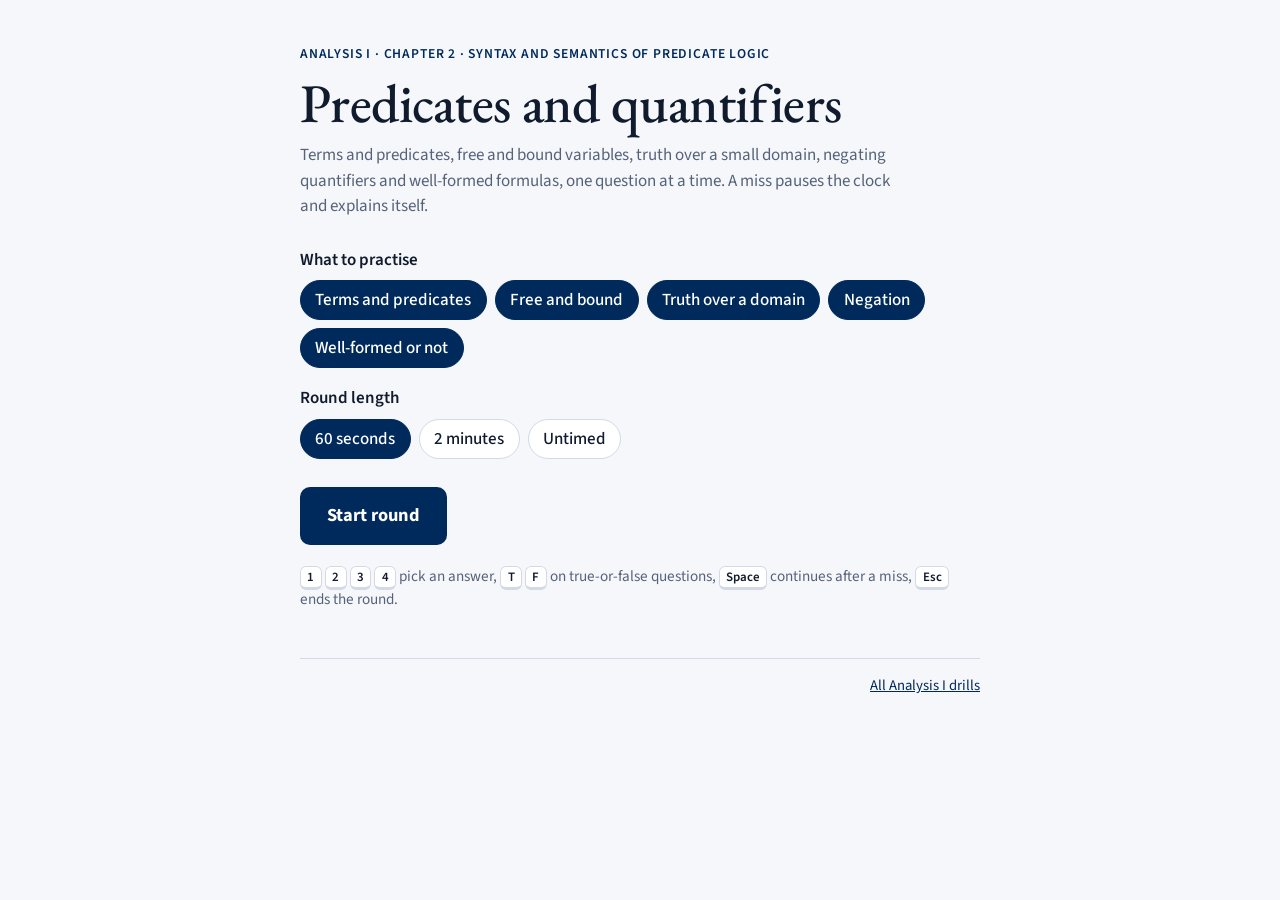
<file: predicate-logic-drill.html>
<!doctype html>
<html lang="en">
<head>
<meta charset="utf-8">
<meta name="viewport" content="width=device-width, initial-scale=1">
<title>Predicates and quantifiers</title>
<link rel="preconnect" href="https://fonts.googleapis.com"><link rel="preconnect" href="https://fonts.gstatic.com" crossorigin>
<link href="https://fonts.googleapis.com/css2?family=EB+Garamond:wght@400;500&family=Source+Sans+3:wght@400;500;600;700&family=STIX+Two+Text:ital,wght@0,400;0,600;1,400&display=swap" rel="stylesheet">
<link rel="stylesheet" href="drills.css">
<style>
.stage>*{width:100%}
.given{font-family:var(--math);font-size:1.15rem;color:var(--muted);margin:0 0 .5rem;overflow-x:auto}
.stage .formula{margin:0 0 1rem;overflow-x:auto}
#warn{color:var(--bad)}
.formula .words{font-size:.62em}
.blank{display:inline-block;width:1.7em;border-bottom:1.5px solid currentColor;vertical-align:-.12em;margin:0 .1em}
.nw{white-space:nowrap}
.free{color:var(--bad);text-decoration:underline;text-decoration-thickness:2px;text-underline-offset:3px}
</style>
</head>
<body>
<main class="page">

<section id="start">
  <header class="masthead">
    <p class="eyebrow"><a href="index.html">Analysis I</a> · Chapter 2 · Syntax and semantics of predicate logic</p>
    <h1>Predicates and quantifiers</h1>
    <p class="lede">Terms and predicates, free and bound variables, truth over a small domain, negating quantifiers and well-formed formulas, one question at a time. A miss pauses the clock and explains itself.</p>
  </header>

  <div class="settings">
    <div class="field">
      <span class="field-label">What to practise</span>
      <div class="chips">
        <label class="chip"><input type="checkbox" name="topic" value="terms" checked>Terms and predicates</label>
        <label class="chip"><input type="checkbox" name="topic" value="free" checked>Free and bound</label>
        <label class="chip"><input type="checkbox" name="topic" value="truth" checked>Truth over a domain</label>
        <label class="chip"><input type="checkbox" name="topic" value="neg" checked>Negation</label>
        <label class="chip"><input type="checkbox" name="topic" value="wff" checked>Well-formed or not</label>
      </div>
    </div>
    <div class="field">
      <span class="field-label">Round length</span>
      <div class="chips">
        <label class="chip"><input type="radio" name="len" value="60" checked>60 seconds</label>
        <label class="chip"><input type="radio" name="len" value="120">2 minutes</label>
        <label class="chip"><input type="radio" name="len" value="0">Untimed</label>
      </div>
    </div>
  </div>

  <div class="actions"><button class="btn btn-lg" id="startBtn">Start round</button><span class="best" id="best"></span></div>
  <p class="hint" id="warn" hidden>Pick at least one thing to practise.</p>
  <p class="hint"><kbd>1</kbd> <kbd>2</kbd> <kbd>3</kbd> <kbd>4</kbd> pick an answer, <kbd>T</kbd> <kbd>F</kbd> on true-or-false questions, <kbd>Space</kbd> continues after a miss, <kbd>Esc</kbd> ends the round.</p>
</section>

<section id="play" hidden>
  <div class="panel">
    <div class="hud">
      <div class="stat"><b id="score">0</b>score</div>
      <div class="stat"><b id="streak">0</b>streak</div>
      <div class="stat"><b id="time">1:00</b>time</div>
      <button class="btn-link" id="endBtn">End round</button>
    </div>
    <div class="clock" id="clock"><i id="fill"></i></div>

    <div class="stage">
      <p class="prompt" id="prompt"></p>
      <p class="given" id="given"></p>
      <div class="formula" id="formula"></div>
      <div class="options" id="options"></div>
      <div class="feedback bad" id="feedback" aria-live="polite" hidden>
        <h3 id="fbHead"></h3>
        <p id="explain"></p>
        <button class="btn" id="nextBtn">Next question (Space)</button>
      </div>
      <p class="flash" id="flash" aria-live="polite"></p>
    </div>
  </div>
</section>

<section id="end" hidden class="results">
  <p class="tally" id="tally"></p>
  <div class="bignums">
    <div><b id="eAcc"></b><span>accuracy</span></div>
    <div><b id="eStreak"></b><span>best streak</span></div>
    <div><b id="eBest"></b><span>best for this length</span></div>
  </div>
  <h2 id="reviewHead">Review these</h2>
  <ul class="missed" id="review"></ul>
  <div class="actions">
    <button class="btn" id="againBtn">Play again</button>
    <button class="btn btn-outline" id="settingsBtn">Change settings</button>
  </div>
</section>

<footer class="site-footer"><span></span><a href="index.html">All Analysis I drills</a></footer>
</main>

<script>
(function(){
'use strict';

/* ---------- helpers ---------- */
function rnd(n){return Math.floor(Math.random()*n)}
function pick(a){return a[rnd(a.length)]}
function shuffle(a){a=a.slice();for(var i=a.length-1;i>0;i--){var j=rnd(i+1),t=a[i];a[i]=a[j];a[j]=t}return a}
function plain(h){return h.replace(/<[^>]+>/g,'').replace(/&lt;/g,'<').replace(/&gt;/g,'>').replace(/&nbsp;/g,' ').replace(/&amp;/g,'&')}
var I=function(s){return '<i>'+s+'</i>'};
var X=I('x'),Y=I('y'),Z=I('z'),P=I('P'),Q=I('Q'),D=I('D');
var BL='<span class="blank"></span>';
function nw(s){return '<span class="nw">'+s+'</span>'}
function words(s){return '<span class="words">'+s+'</span>'}
function listAnd(xs){return xs.length<2?xs.join(''):xs.slice(0,-1).join(', ')+' and '+xs[xs.length-1]}

/* Options: [{h, ok}] with exactly one ok and all texts distinct. */
function mc(correct,wrongs){
  var seen={},opts=[{h:correct,ok:true}];seen[correct]=1;
  wrongs.forEach(function(w){if(opts.length<4&&!seen[w]){seen[w]=1;opts.push({h:w,ok:false})}});
  return shuffle(opts);
}
function tf(truth){return [{h:'True',ok:truth,word:true},{h:'False',ok:!truth,word:true}]}

/* ---------- terms and predicates (bank) ---------- */
var KINDS=['a constant','a variable','a predicate','a formula'];
var KIND=[
  ['2',P+'(2, '+X+')','a constant','2 names one fixed object. A term that is not a variable is a constant.'],
  [X,P+'(2, '+X+')','a variable',X+' is a variable: a term that can stand for any object of the domain.'],
  [P,P+'(2, '+X+')','a predicate',P+' is a statement with blanks. Here its two blanks are filled with the terms 2 and '+X+'.'],
  [I('c'),'∀'+Y+' '+Q+'('+Y+', '+I('c')+')','a constant','Letters such as '+I('c')+' and '+I('d')+' are constants: each names one fixed object. Quantifiers never bind them.'],
  [Y,'∀'+Y+' '+Q+'('+Y+', '+I('c')+')','a variable',Y+' is a variable. Here it is bound by ∀'+Y+'.'],
  [I('d'),'∃'+Z+' ('+I('R')+'('+Z+') ∧ '+I('S')+'('+Z+', '+I('d')+'))','a constant',I('d')+' is a constant, a term that names one fixed object.'],
  [I('S'),'∃'+Z+' ('+I('R')+'('+Z+') ∧ '+I('S')+'('+Z+', '+I('d')+'))','a predicate',I('S')+' is a binary predicate: its two blanks are filled with the terms '+Z+' and '+I('d')+'.'],
  [Q+'('+Y+', '+I('c')+')',Q+'('+Y+', '+I('c')+')','a formula','Filling the blanks of the predicate '+Q+' with the terms '+Y+' and '+I('c')+' gives an atomic formula.'],
  [P+'('+X+')','¬'+P+'('+X+') ∨ '+Q+'(3)','a formula','A predicate with its blank filled by a term is an atomic formula.']
];
var ARITY=['unary','binary','ternary','no blanks: a proposition'];
var AR=[
  [BL+' is prime',0],
  [BL+' is less than '+BL,1],
  [BL+' lies between '+BL+' and '+BL,2],
  [BL+' divides '+BL,1],
  [BL+' + '+BL+' = '+BL,2],
  [BL+' is the average of '+BL+' and '+BL,2],
  [BL+' and '+BL+' are both odd',1],
  [BL+' is a perfect square',0],
  ['7 is prime',3],
  [BL+' is a multiple of 3',0]
];
var PROP=[
  ['“'+BL+' is even” on ℤ','A',I('A')+'(2)',true,'The blank is filled with the constant 2, so '+I('A')+'(2) says “2 is even”, which has a truth value (true).'],
  ['“'+BL+' is even” on ℤ','A',I('A')+'('+X+')',false,X+' is a free variable. Until '+X+' is given a value, '+I('A')+'('+X+') has no truth value.'],
  ['“'+BL+' is even” on ℤ','A','∀'+X+' '+I('A')+'('+X+')',true,'The only variable is bound by ∀'+X+', so the formula is closed. It is a proposition, and a false one.'],
  ['“'+BL+' is even” on ℤ','A','∃'+X+' '+I('A')+'('+X+')',true,'The formula is closed, so it is a proposition. It is true: take '+X+' = 2.'],
  ['“'+BL+' is even” on ℤ','A',I('A')+'('+X+') ∧ '+I('A')+'(2)',false,'The '+X+' in '+I('A')+'('+X+') is free, so the formula is not closed and has no truth value.'],
  ['“'+BL+' is less than '+BL+'” on ℤ','L',I('L')+'(3, 5)',true,'Both blanks are filled with constants, so '+I('L')+'(3, 5) says “3 is less than 5”, a true proposition.'],
  ['“'+BL+' is less than '+BL+'” on ℤ','L',I('L')+'('+X+', 5)',false,X+' is free, so '+I('L')+'('+X+', 5) is not a proposition.'],
  ['“'+BL+' is less than '+BL+'” on ℤ','L','∀'+X+' '+I('L')+'('+X+', 5)',true,'The formula is closed, so it is a proposition. It is false: '+X+' = 6 is not less than 5.'],
  ['“'+BL+' is less than '+BL+'” on ℤ','L','∃'+Y+' '+I('L')+'('+X+', '+Y+')',false,Y+' is bound but '+X+' is free, so the formula is not closed.']
];
function qTerms(){
  var r=Math.random();
  if(r<0.4){
    var k=pick(KIND),kw=KINDS.filter(function(w){return w!==k[2]});
    var whole=k[0]===k[1];
    return {id:'kind:'+k[0]+k[1],topic:'Terms and predicates',prompt:whole?'What is this expression?':'What is '+k[0]+' in this formula?',given:'',formula:k[1],
      options:mc(k[2],shuffle(kw)),explain:k[3],review:k[0]+' in '+k[1]+' is '+k[2]+'.'};
  }
  if(r<0.7){
    var a=pick(AR),c=ARITY[a[1]];
    var n=(a[0].match(/class="blank"/g)||[]).length;
    var why=n?'Count the blanks: there '+(n===1?'is one':'are '+['','one','two','three'][n])+', so the predicate is '+c+'.':'There are no blanks to fill: this is already a statement with a truth value.';
    return {id:'ar:'+a[0],topic:'Terms and predicates',prompt:'What kind of predicate is this?',given:'',formula:words('“'+a[0]+'”'),
      options:mc(c,ARITY.filter(function(w){return w!==c})),explain:why,review:'“'+a[0]+'” is '+c+'.'};
  }
  var p=pick(PROP);
  return {id:'prop:'+p[2],topic:'Terms and predicates',prompt:'True or false? This is a proposition.',given:I(p[1])+' is the predicate '+p[0]+'.',formula:p[2],
    options:tf(p[3]),explain:p[4]+' Only closed formulas are propositions.',review:p[2]+(p[3]?' is':' is not')+' a proposition.'};
}

/* ---------- free and bound (generated syntax trees) ---------- */
/* Nodes: {t:'atom',p,args} {t:'not',a} {t:'bin',op,a,b} {t:'q',q,v,a} */
function isVar(t){return t==='x'||t==='y'||t==='z'}
function uniq(xs){var s={};xs.forEach(function(x){s[x]=1});return Object.keys(s).sort()}
function freeVars(f){
  switch(f.t){
    case 'atom':return uniq(f.args.filter(isVar));
    case 'not':return freeVars(f.a);
    case 'bin':return uniq(freeVars(f.a).concat(freeVars(f.b)));
    case 'q':return freeVars(f.a).filter(function(v){return v!==f.v});
  }
}
function allVars(f){
  switch(f.t){
    case 'atom':return uniq(f.args.filter(isVar));
    case 'not':return allVars(f.a);
    case 'bin':return uniq(allVars(f.a).concat(allVars(f.b)));
    case 'q':return uniq(allVars(f.a).concat([f.v]));
  }
}
function quants(f){
  switch(f.t){
    case 'atom':return [];
    case 'not':return quants(f.a);
    case 'bin':return quants(f.a).concat(quants(f.b));
    case 'q':return [f].concat(quants(f.a));
  }
}
function leadsQ(f){return f.t==='q'||(f.t==='not'&&leadsQ(f.a))}
/* Print with every inner binary connective in parentheses, and a quantified formula in parentheses when it is an operand. */
function fmt(f,mark,bound){
  bound=bound||[];
  function term(t){
    if(!isVar(t))return /^\d+$/.test(t)?t:I(t);
    return mark&&bound.indexOf(t)<0?'<span class="free">'+I(t)+'</span>':I(t);
  }
  function sub(g,b){return fmt(g,mark,b||bound)}
  switch(f.t){
    case 'atom':return nw(I(f.p)+'('+f.args.map(term).join(', ')+')');
    case 'not':return '¬'+(f.a.t==='bin'?'('+sub(f.a)+')':sub(f.a));
    case 'q':var b=bound.concat([f.v]);return f.q+I(f.v)+' '+(f.a.t==='bin'?'('+sub(f.a,b)+')':sub(f.a,b));
    case 'bin':
      var op=function(g){return g.t==='bin'||leadsQ(g)?'('+sub(g)+')':sub(g)};
      return op(f.a)+' '+f.op+' '+op(f.b);
  }
}
function genAtom(vars){
  function t(){return Math.random()<0.1?'c':pick(vars)}
  return Math.random()<0.45?{t:'atom',p:'Q',args:[t()]}:{t:'atom',p:'P',args:[t(),t()]};
}
function genF(d,vars){
  var r=Math.random();
  if(d<=0||r<0.18)return genAtom(vars);
  if(r<0.3)return {t:'not',a:genF(d-1,vars)};
  if(r<0.6)return {t:'bin',op:pick(['∧','∨','→','↔']),a:genF(d-1,vars),b:genF(d-1,vars)};
  var body=genF(d-1,vars),fv=freeVars(body);
  if(!fv.length)return body;
  return {t:'q',q:pick(['∀','∃']),v:pick(fv),a:body};
}
function genFormula(wantClosed){
  var best=null;
  for(var tries=0;tries<400;tries++){
    var vars=Math.random()<0.3?['x','y','z']:['x','y'];
    var f=genF(3,vars),qs=quants(f),av=allVars(f),fv=freeVars(f),len=plain(fmt(f)).length;
    if(!qs.length||av.length<2||len>34||len<9)continue;
    if(wantClosed!==undefined&&(fv.length===0)!==wantClosed)continue;
    /* prefer formulas where a variable is free in one place and bound in another */
    var mixed=fv.some(function(v){return qs.some(function(q){return q.v===v})});
    best=f;
    if(mixed||Math.random()<0.35)return f;
  }
  return best||{t:'bin',op:'∧',a:{t:'q',q:'∀',v:'x',a:{t:'atom',p:'P',args:['x','y']}},b:{t:'atom',p:'Q',args:['x']}};
}
function varsLabel(vs){return vs.length?(vs.length===1?I(vs[0])+' only':listAnd(vs.map(I))):'none: it is closed'}
function freeExplain(f){
  var fv=freeVars(f),qs=quants(f);
  var s=(fv.length?'Free occurrences are underlined: ':'No occurrence is free: ')+'<span class="m">'+fmt(f,true)+'</span>. ';
  s+=qs.map(function(q){return 'The scope of '+q.q+I(q.v)+' is <span class="m">'+fmt(q.a)+'</span>, and every '+I(q.v)+' there is bound.'}).join(' ');
  var mixed=fv.filter(function(v){return qs.some(function(q){return q.v===v})});
  if(mixed.length)s+=' '+listAnd(mixed.map(I))+' '+(mixed.length===1?'is':'are')+' bound in one place but free in another, and one free occurrence is enough.';
  s+=fv.length>1?' So the free variables are '+listAnd(fv.map(I))+'.':fv.length?' So the only free variable is '+I(fv[0])+'.':' So the formula is closed.';
  return s;
}
function qFree(){
  var given=P+' is a binary predicate, '+Q+' is unary and '+I('c')+' is a constant.';
  if(Math.random()<0.35){
    var closed=Math.random()<0.5,g=genFormula(closed),isC=freeVars(g).length===0;
    return {id:'free:'+plain(fmt(g)),topic:'Free and bound',prompt:'True or false? This formula is closed.',given:given,formula:fmt(g),
      options:tf(isC),explain:freeExplain(g),review:fmt(g)+(isC?' is closed.':' is not closed.'),data:{kind:'closed',plain:plain(fmt(g))}};
  }
  var f=genFormula(),fv=freeVars(f),av=allVars(f);
  var subsets=[[]];av.forEach(function(v){subsets=subsets.concat(subsets.map(function(s){return s.concat([v])}))});
  var key=function(s){return s.join(',')},ck=key(fv);
  var others=subsets.filter(function(s){return key(s)!==ck});
  /* near misses first: everything that occurs, closed, one variable more or fewer */
  var near=others.filter(function(s){return s.length===av.length||s.length===0||Math.abs(s.length-fv.length)===1});
  var wrongs=shuffle(near).concat(shuffle(others)).map(varsLabel);
  return {id:'free:'+plain(fmt(f)),topic:'Free and bound',prompt:'Which variables are free?',given:given,formula:fmt(f),
    options:mc(varsLabel(fv),wrongs),explain:freeExplain(f),review:fmt(f)+': free '+(fv.length?listAnd(fv.map(I)):'none (closed)'),data:{kind:'which',plain:plain(fmt(f)),free:fv}};
}

/* ---------- truth over a finite domain (brute force) ---------- */
var PREDS=[
  {m:X+' &lt; '+Y,f:function(x,y){return x<y},pos:function(x,y){return x+' &lt; '+y},neg:function(x,y){return x+' ≥ '+y}},
  {m:X+' ≤ '+Y,f:function(x,y){return x<=y},pos:function(x,y){return x+' ≤ '+y},neg:function(x,y){return x+' &gt; '+y}},
  {m:Y+' = '+X+' + 1',f:function(x,y){return y===x+1},pos:function(x,y){return y+' = '+x+' + 1'},neg:function(x,y){return y+' ≠ '+x+' + 1'}},
  {m:X+' + '+Y+' is even',f:function(x,y){return (x+y)%2===0},pos:function(x,y){return x+' + '+y+' is even'},neg:function(x,y){return x+' + '+y+' is odd'}},
  {m:X+' ≠ '+Y,f:function(x,y){return x!==y},pos:function(x,y){return x+' ≠ '+y},neg:function(x,y){return x+' = '+y}},
  {m:X+' divides '+Y+' (that is, '+Y+' = '+I('k')+X+' for some integer '+I('k')+')',noZero:true,f:function(x,y){return y%x===0},pos:function(x,y){return x+' divides '+y},neg:function(x,y){return x+' does not divide '+y}}
];
var PREFIXES=[[['∀','x'],['∃','y']],[['∃','y'],['∀','x']],[['∀','x'],['∀','y']],[['∃','x'],['∃','y']],[['∃','x'],['∀','y']],[['∀','y'],['∃','x']]];
/* s = {D, pred, qs, neg}; neg: 0 none, 1 in front, 2 between the quantifiers, 3 on P */
function truthAt(s,i,env){
  var base;
  if(i===2)base=s.pred.f(env.x,env.y);
  else{
    var q=s.qs[i],vals=s.D.map(function(d){var e={x:env.x,y:env.y};e[q[1]]=d;return truthAt(s,i+1,e)});
    base=q[0]==='∀'?vals.every(Boolean):vals.some(Boolean);
  }
  return s.neg===i+1?!base:base;
}
function truthFormula(s,from,env){
  env=env||{};
  var parts=[];
  for(var i=from;i<3;i++){
    var n=s.neg===i+1?'¬':'';
    if(i<2)parts.push(n+s.qs[i][0]+I(s.qs[i][1]));
    else{var t=function(v){return v in env?String(env[v]):I(v)};parts.push(n+P+'('+t('x')+', '+t('y')+')')}
  }
  return parts.join(' ');
}
function truthExplain(s){
  var v1=s.qs[0][1],v2=s.qs[1][1],q1=s.qs[0][0],q2=s.qs[1][0];
  function sv(env,v){return v in env?String(env[v]):I(v)}
  function cond(env){var a=sv(env,'x'),b=sv(env,'y');return s.neg===3?s.pred.neg(a,b):s.pred.pos(a,b)}
  function fail(env){var a=sv(env,'x'),b=sv(env,'y');return s.neg===3?s.pred.pos(a,b):s.pred.neg(a,b)}
  function atomTrue(env){var r=s.pred.f(env.x,env.y);return s.neg===3?!r:r}
  function env1(a){var e={};e[v1]=a;return e}
  function env2(a,b){var e=env1(a);e[v2]=b;return e}
  function chiReason(a){
    var bs=s.D.filter(function(b){return atomTrue(env2(a,b))===(q2==='∃')});
    if(q2==='∃')return bs.length?I(v2)+' = '+bs[0]+' works, since '+cond(env2(a,bs[0])):'there is no '+I(v2)+' in '+D+' with '+cond(env1(a));
    return bs.length?I(v2)+' = '+bs[0]+' fails, since '+fail(env2(a,bs[0])):cond(env1(a))+' for every '+I(v2)+' in '+D;
  }
  function phiVal(a){var c=truthAt(s,1,env1(a));return c}
  function phiReason(a){
    if(s.neg!==2)return chiReason(a);
    return truthFormula(s,1,env1(a))+' is '+(phiVal(a)?'true':'false')+', because '+chiReason(a);
  }
  var gS={D:s.D,pred:s.pred,qs:s.qs,neg:s.neg===1?0:s.neg};
  var gForm=truthFormula(gS,0),gVal=truthAt(gS,0,{});
  var decisive=s.D.filter(function(a){return phiVal(a)===(q1==='∃')});
  var out;
  if(decisive.length){
    out='For '+I(v1)+' = '+decisive[0]+', '+phiReason(decisive[0])+'.';
  }else{
    out='Check each '+I(v1)+' in '+D+'. '+s.D.map(function(a){return I(v1)+' = '+a+': '+phiReason(a)}).join('; ')+'.';
  }
  if(s.neg===1)out+=' So '+gForm+' is '+(gVal?'true':'false')+', and the ¬ in front flips it: '+truthFormula(s,0)+' is '+(!gVal?'true':'false')+'.';
  else out+=' So '+gForm+' is '+(gVal?'true':'false')+'.';
  return out;
}
function qTruth(){
  var want=Math.random()<0.5,s,val;
  for(var t=0;t<40;t++){
    var pred=pick(PREDS);
    s={pred:pred,D:pred.noZero?[1,2,3]:pick([[1,2,3],[0,1,2,3]]),qs:pick(PREFIXES),neg:Math.random()<0.5?0:1+rnd(3)};
    val=truthAt(s,0,{});
    if(val===want)break;
  }
  var form=truthFormula(s,0);
  var given=D+' = {'+s.D.join(', ')+'}, &nbsp;'+P+'('+X+', '+Y+') means '+s.pred.m;
  return {id:'truth:'+plain(form+given),topic:'Truth over a domain',prompt:'True or false in this domain?',given:given,formula:form,options:tf(val),
    explain:truthExplain(s),review:form+' with '+given+': '+(val?'true':'false'),
    data:{D:s.D,pred:plain(s.pred.m),qs:s.qs,neg:s.neg,plain:plain(form)}};
}

/* ---------- negation (moving ¬ from the outside in) ---------- */
var FLIP={'∀':'∃','∃':'∀'};
function fmtPrefix(qs,bounded,op){
  return qs.map(function(q){return nw(q.q+I(q.v)+(bounded?' '+op+' '+I(q.s)+',':''))}).join(' ');
}
function fmtN(qs,negIn,bounded,op,atom){return fmtPrefix(qs,bounded,op||'∈')+' '+nw((negIn?'¬':'')+atom)}
function flipAll(qs){return qs.map(function(q){return {q:FLIP[q.q],v:q.v,s:q.s}})}
function qNeg(){
  var n=2+rnd(2),bounded=Math.random()<0.4,vs=['x','y','z'],sets=['A','B','C'];
  var qs=vs.slice(0,n).map(function(v,i){return {q:pick(['∀','∃']),v:v,s:sets[i]}});
  var atom=P+'('+vs.slice(0,n).map(I).join(', ')+')';
  var f=function(list,negIn,op){return fmtN(list,negIn,bounded,op,atom)};
  var flipped=flipAll(qs),correct=f(flipped,true);
  var allSame=qs.every(function(q){return q.q===qs[0].q});
  var firstOnly=[flipped[0]].concat(qs.slice(1)),lastOnly=qs.slice(0,-1).concat([flipped[n-1]]);
  var main=[f(firstOnly,true),f(flipped,false),f(qs,true)];
  if(!allSame)main.push(f(flipped.slice().reverse(),true));
  var extra=[f(firstOnly,false),f(lastOnly,true)];
  if(bounded)extra.unshift(f(flipped,true,'∉'));
  var wrongs=shuffle(main).concat(shuffle(extra));
  if(bounded&&Math.random()<0.5)wrongs=[f(flipped,true,'∉')].concat(wrongs);
  /* the chain of steps */
  var steps=[];
  for(var k=0;k<=n;k++){
    var head=fmtPrefix(flipped.slice(0,k),bounded,'∈'),rest=qs.slice(k),tail;
    if(!rest.length)tail=nw('¬'+atom);
    else if(bounded)tail='¬('+fmtN(rest,false,true,'∈',atom)+')';
    else tail='¬'+fmtN(rest,false,false,'∈',atom);
    steps.push((head?head+' ':'')+tail);
  }
  var orig=f(qs,false);
  var explain='Move the ¬ in one quantifier at a time:<br><span class="m">'+steps.join('<br>⇔ ')+'</span><br>Every quantifier flips, the order stays the same, and the ¬ ends on '+P+'.'+
    (bounded?' The sets stay as they are: “not every '+X+' in '+I('A')+'” means “some '+X+' in '+I('A')+' fails”.':'');
  return {id:'neg:'+plain(orig),topic:'Negation',prompt:'Which formula is equivalent to the negation of this one?',given:'',formula:orig,
    options:mc(correct,wrongs),math:true,explain:explain,review:'¬('+orig+') ⇔ '+correct,data:{plain:plain(orig),n:n,bounded:bounded}};
}

/* ---------- well-formed or not (bank) ---------- */
var WFF=[
  ['∀'+X+' '+P+'('+X+')',true,'A quantifier with a variable, followed by a formula, is a formula.'],
  ['∀2 '+P+'(2)',false,'A quantifier needs a variable after it. 2 is a constant.'],
  ['∀'+I('c')+' '+P+'('+I('c')+')',false,'A quantifier needs a variable after it, and '+I('c')+' is a constant.'],
  [P+'('+Q+'('+X+'))',false,'The blanks of a predicate are filled with terms. '+Q+'('+X+') is a formula, not a term.'],
  ['∃'+X+' ('+P+'('+X+') → '+Q+'('+X+'))',true,P+'('+X+') → '+Q+'('+X+') is a formula, and quantifying it over the variable '+X+' gives a formula.'],
  ['∀'+X+' ∃'+Y,false,'Each quantifier must be followed by a formula, and nothing follows ∃'+Y+'.'],
  ['¬∃'+X+' '+P+'('+X+', '+X+')',true,P+'('+X+', '+X+') is atomic (a term may fill two blanks), and ∃ and ¬ each build a formula from a formula.'],
  [P+'('+X+', ∀'+Y+')',false,'∀'+Y+' is not a term, so it cannot fill a blank of '+P+'.'],
  ['(∀'+X+' '+P+'('+X+')) ∨ '+Q+'('+I('c')+')',true,'Both sides of ∨ are formulas, so joining them gives a formula.'],
  [P+'('+X+') ∧',false,'∧ joins two formulas, and there is nothing on its right.'],
  ['∀'+X+' ('+P+'('+X+') ∧ '+Q+'('+Y+'))',true,'This is a formula. '+Y+' is free, but a formula does not have to be closed.'],
  [P+'('+X+') ¬ '+Q+'('+X+')',false,'¬ is applied to a single formula. It does not join two formulas.'],
  ['∀'+X+' ∀'+Y+' ('+P+'('+X+', '+Y+') → '+P+'('+Y+', '+X+'))',true,'The implication of two atomic formulas is a formula, and each quantifier builds a formula from a formula.'],
  ['¬('+P+'('+X+') ∨ '+Q+'('+X+'))',true,'The disjunction of two atomic formulas is a formula, and so is its negation.'],
  ['('+P+'('+X+') ∧ '+Q+'('+X+')',false,'The opening parenthesis is never closed.'],
  [P+' ∧ '+Q+'('+X+')',false,P+' on its own is a predicate with empty blanks, not a formula. Its blanks must be filled with terms.'],
  ['∀'+P+' '+P+'('+X+')',false,'Quantifiers range over variables. '+P+' is a predicate, not a variable.']
];
function qWff(){
  var w=pick(WFF);
  return {id:'wff:'+w[0],topic:'Well-formed or not',prompt:'True or false? This is a well-formed formula.',given:'',formula:w[0],options:tf(w[1]),
    explain:w[2],review:w[0]+(w[1]?' is':' is not')+' well formed.'};
}

var MAKERS={terms:qTerms,free:qFree,truth:qTruth,neg:qNeg,wff:qWff};
function makeQuestion(topics,lastId){
  for(var i=0;i<12;i++){
    var q=MAKERS[pick(topics)]();
    if(q.id!==lastId&&q.options.filter(function(o){return o.ok}).length===1&&q.options.length>=2)return q;
  }
  return q;
}
window.__predTest={makeQuestion:makeQuestion,freeVars:freeVars,fmt:fmt,genFormula:genFormula};

/* ---------- game ---------- */
var $=function(id){return document.getElementById(id)};
var st=null,raf=0;
function bestKey(len){return 'predicate-drill-best-'+len}
function readBest(len){try{return parseInt(localStorage.getItem(bestKey(len)),10)||0}catch(e){return 0}}
function writeBest(len,v){try{localStorage.setItem(bestKey(len),String(v))}catch(e){}}
function curLen(){return parseInt(document.querySelector('input[name=len]:checked').value,10)}
function showBest(){var b=readBest(curLen());$('best').textContent=b?'Best for this length: '+b:''}
function screen(name){['start','play','end'].forEach(function(s){$(s).hidden=s!==name});window.scrollTo(0,0);if(document.activeElement)document.activeElement.blur()}

function startRound(){
  var topics=[].slice.call(document.querySelectorAll('input[name=topic]:checked')).map(function(i){return i.value});
  if(!topics.length){$('warn').hidden=false;return}
  $('warn').hidden=true;
  var len=curLen();
  st={topics:topics,len:len,remaining:len*1000,paused:false,locked:false,score:0,wrong:0,streak:0,bestStreak:0,missed:[],q:null,last:0,over:false};
  $('clock').style.visibility=len?'visible':'hidden';
  screen('play');updateHud();nextQuestion();
  cancelAnimationFrame(raf);raf=requestAnimationFrame(tick);
}
function tick(ts){
  if(!st||st.over)return;
  if(st.last&&!st.paused&&st.len>0)st.remaining-=Math.min(ts-st.last,250);
  st.last=ts;
  if(st.len>0){
    $('fill').style.transform='scaleX('+Math.max(0,st.remaining/(st.len*1000))+')';
    var s=Math.max(0,Math.ceil(st.remaining/1000));
    $('time').textContent=Math.floor(s/60)+':'+('0'+s%60).slice(-2);
    $('clock').classList.toggle('low',st.remaining<10000);
    if(st.remaining<=0){endRound();return}
  }else $('time').textContent='–';
  raf=requestAnimationFrame(tick);
}
function updateHud(){$('score').textContent=st.score;$('streak').textContent=st.streak}

function nextQuestion(){
  if(!st||st.over)return;
  var q=makeQuestion(st.topics,st.q?st.q.id:null);
  st.q=q;st.locked=false;st.paused=false;
  $('prompt').innerHTML=q.prompt;
  $('given').innerHTML=q.given;$('given').hidden=!q.given;
  $('formula').innerHTML=q.formula;
  $('feedback').hidden=true;$('flash').textContent='';
  var box=$('options');box.innerHTML='';
  box.className='options'+(q.options.length===2||!q.math?' two':'');
  q.options.forEach(function(o,i){
    var b=document.createElement('button');
    b.className='option'+(q.math&&!o.word?' math-option':'');
    b.innerHTML='<span class="k">'+(i+1)+'</span><span>'+o.h+'</span><span class="tag"></span>';
    b.addEventListener('click',function(){answer(i)});
    box.appendChild(b);
  });
}
function answer(i){
  if(!st||st.over||st.locked||!st.q||i>=st.q.options.length)return;
  st.locked=true;
  var q=st.q,btns=$('options').children;
  [].forEach.call(btns,function(b){b.disabled=true});
  if(q.options[i].ok){
    st.score++;st.streak++;st.bestStreak=Math.max(st.bestStreak,st.streak);
    btns[i].classList.add('good');$('flash').textContent='Correct';updateHud();
    setTimeout(nextQuestion,200);
    return;
  }
  st.wrong++;st.streak=0;st.paused=true;updateHud();
  btns[i].classList.add('bad');btns[i].querySelector('.tag').textContent='your answer';
  q.options.forEach(function(o,j){
    if(o.ok){btns[j].classList.add('good');btns[j].querySelector('.tag').textContent='correct answer'}
    else if(j!==i)btns[j].classList.add('dim');
  });
  if(!st.missed.some(function(m){return m.review===q.review}))st.missed.push({topic:q.topic,review:q.review,why:q.explain});
  $('fbHead').textContent='Not quite';
  $('explain').innerHTML=q.explain;
  $('feedback').hidden=false;$('nextBtn').focus();
}
function endRound(){
  if(!st||st.over)return;
  st.over=true;cancelAnimationFrame(raf);
  var total=st.score+st.wrong,prev=readBest(st.len),isBest=st.score>prev;
  if(isBest)writeBest(st.len,st.score);
  $('tally').textContent=st.score+' right out of '+total+(isBest&&st.score>0?'. New best.':'');
  $('eAcc').textContent=total?Math.round(100*st.score/total)+'%':'–';
  $('eStreak').textContent=st.bestStreak;
  $('eBest').textContent=Math.max(prev,st.score);
  $('reviewHead').textContent=st.missed.length?'Review these':(total?'Nothing missed this round':'No questions answered');
  $('review').innerHTML=st.missed.map(function(m){
    return '<li><span class="ok">'+m.topic+'</span><div class="mf">'+m.review+'</div><p class="why">'+m.why+'</p></li>';
  }).join('');
  screen('end');showBest();
}

$('startBtn').addEventListener('click',startRound);
$('againBtn').addEventListener('click',startRound);
$('settingsBtn').addEventListener('click',function(){screen('start');showBest()});
$('endBtn').addEventListener('click',endRound);
$('nextBtn').addEventListener('click',nextQuestion);
[].forEach.call(document.querySelectorAll('input[name=len]'),function(i){i.addEventListener('change',showBest)});
document.addEventListener('keydown',function(e){
  if(e.metaKey||e.ctrlKey||e.altKey)return;
  if(!st||st.over||$('play').hidden)return;
  var k=e.key;
  if(k==='Escape'){endRound();return}
  if(st.paused){if(k===' '||k==='Enter'){e.preventDefault();nextQuestion()}return}
  if(k>='1'&&k<='4'){e.preventDefault();answer(parseInt(k,10)-1)}
  else if((k==='t'||k==='T'||k==='f'||k==='F')&&st.q.options[0].word){
    var want=(k==='t'||k==='T')?'True':'False';
    st.q.options.forEach(function(o,j){if(o.h===want)answer(j)});
  }
});
showBest();
})();
</script>
</body>
</html>
</file>
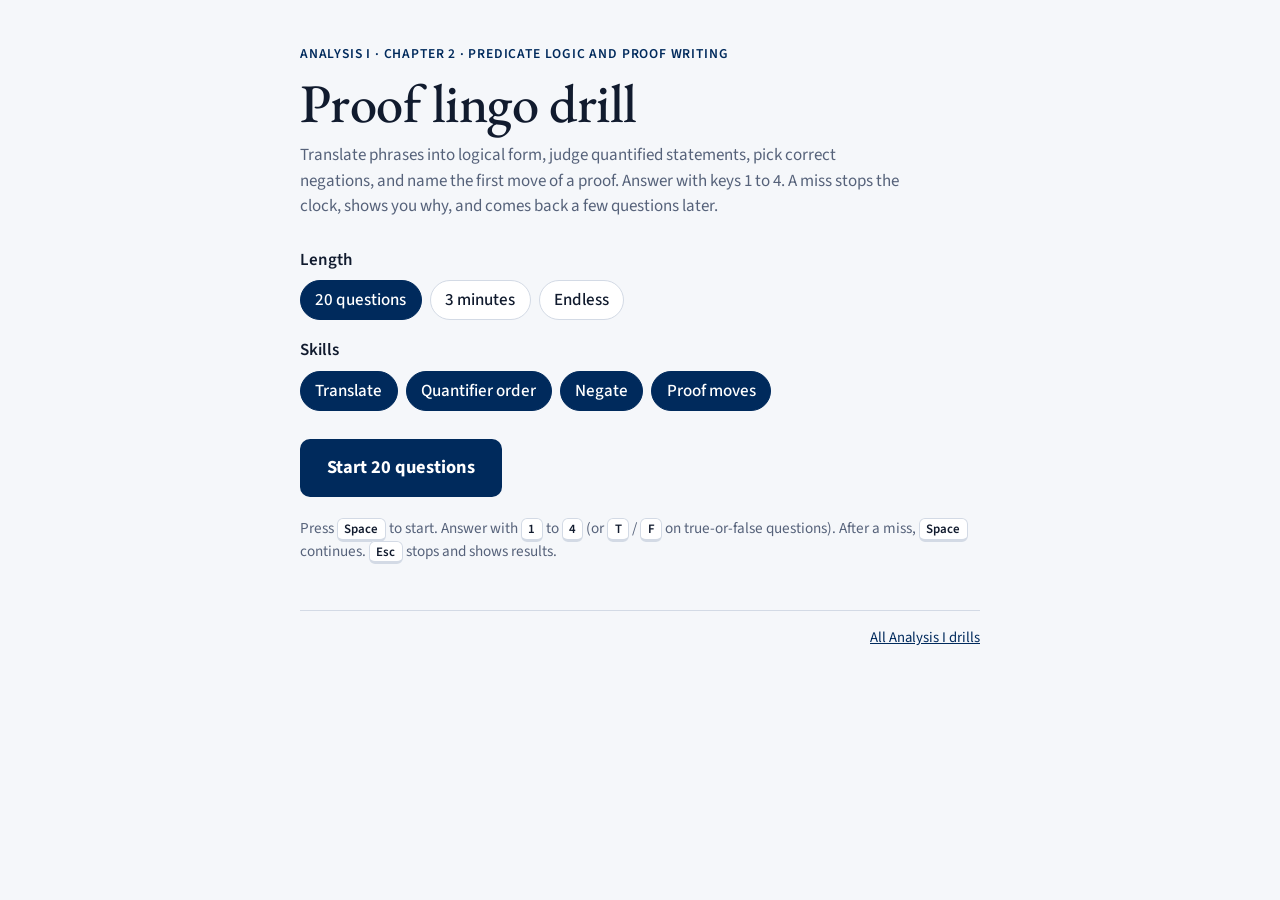
<file: proof-lingo-drill.html>
<!doctype html>
<html lang="en">
<head>
<meta charset="utf-8">
<meta name="viewport" content="width=device-width, initial-scale=1">
<title>Proof lingo drill</title>
<link rel="preconnect" href="https://fonts.googleapis.com"><link rel="preconnect" href="https://fonts.gstatic.com" crossorigin>
<link href="https://fonts.googleapis.com/css2?family=EB+Garamond:wght@400;500&family=Source+Sans+3:wght@400;500;600;700&family=STIX+Two+Text:ital,wght@0,400;0,600;1,400&display=swap" rel="stylesheet">
<link rel="stylesheet" href="drills.css">
</head>
<body>
<main class="page">
  <section id="start">
    <header class="masthead">
      <p class="eyebrow"><a href="index.html">Analysis I</a> · Chapter 2 · Predicate logic and proof writing</p>
      <h1>Proof lingo drill</h1>
      <p class="lede">Translate phrases into logical form, judge quantified statements, pick correct negations, and name the first move of a proof. Answer with keys 1 to 4. A miss stops the clock, shows you why, and comes back a few questions later.</p>
    </header>
    <div class="settings">
      <div class="field"><span class="field-label">Length</span><div class="chips" id="lenRow"></div></div>
      <div class="field"><span class="field-label">Skills</span><div class="chips" id="catRow"></div></div>
    </div>
    <div class="actions"><button class="btn btn-lg" id="startBtn" type="button">Start 20 questions</button><span class="best" id="bestLine"></span></div>
    <p class="hint">Press <kbd>Space</kbd> to start. Answer with <kbd>1</kbd> to <kbd>4</kbd> (or <kbd>T</kbd> / <kbd>F</kbd> on true-or-false questions). After a miss, <kbd>Space</kbd> continues. <kbd>Esc</kbd> stops and shows results.</p>
  </section>

  <section id="play" hidden>
    <div class="panel">
      <div class="hud">
        <div class="stat"><b id="mTime">0:00</b><span id="mTimeLab">time</span></div>
        <div class="stat"><b id="mScore">0 / 0</b>right / answered</div>
        <div class="stat"><b id="mThird">0</b><span id="mThirdLab">left in deck</span></div>
        <span class="spacer"></span>
        <button class="btn-link" id="stopBtn" type="button">End round</button>
      </div>
      <div class="clock" id="clock" hidden><i id="clockFill"></i></div>
      <div class="stage left" id="stage"></div>
      <div class="flash" id="flash" aria-live="polite"></div>
    </div>
  </section>

  <section id="end" hidden class="results">
    <p class="tally" id="tally"></p>
    <div class="bignums">
      <div><b id="rAcc">0%</b><span>accurate</span></div>
      <div><b id="rTime">0:00</b><span>time</span></div>
      <div><b id="rMiss">0</b><span id="rMissLab">different questions missed</span></div>
    </div>
    <p class="lede" id="rExtra" hidden></p>
    <div id="results" hidden>
      <h2>Where you stand</h2>
      <table class="stats">
        <thead><tr><th scope="col">Skill</th><th scope="col">Right</th><th scope="col">Accuracy</th><th scope="col">Avg time</th></tr></thead>
        <tbody id="resBody"></tbody>
      </table>
      <p class="lede" id="takeaway" style="margin-top:.75rem"></p>
      <ul class="missed" id="misses"></ul>
    </div>
    <div class="actions"><button class="btn" id="againBtn" type="button">Play again</button> <button class="btn btn-outline" id="settingsBtn" type="button">Change settings</button></div>
  </section>

  <footer class="site-footer"><span></span><a href="index.html">All Analysis I drills</a></footer>
</main>

<script>
(function(){
  var CATS={translate:'Translate',quant:'Quantifier order',negate:'Negate',moves:'Proof moves'};
  var CAT_ORDER=['translate','quant','negate','moves'];
  var BANK=[];
  function add(cat,id,make){ BANK.push({cat:cat,id:cat+':'+id,make:make}); }
  function fixed(cat,id,ask,stem,options,correct,why,noShuffle){
    add(cat,id,function(){ return {ask:ask,stem:stem,options:options.slice(),correct:correct,why:why,shuffle:!noShuffle}; });
  }

  /* ---------- Translate: phrase to logical form ---------- */
  var T_OPTS=['P → Q','Q → P','P ↔ Q'];
  var TEMPLATES=[
    ['if-then','If {X}, then {Y}.','XY','The "if" clause is the hypothesis, so this is {X} → {Y}.'],
    ['implies','{X} implies {Y}.','XY','Direct statement of {X} → {Y}.'],
    ['q-if-p','{Y} if {X}.','XY','"If" introduces the hypothesis wherever it sits in the sentence. {X} is the hypothesis, so {X} → {Y}.'],
    ['only-if','{X} only if {Y}.','XY','"Only if" marks the necessary condition: {X} can hold only when {Y} does. So {X} → {Y}.'],
    ['whenever','{Y} whenever {X}.','XY','"Whenever {X}" means every time {X} holds, {Y} does too: {X} → {Y}.'],
    ['provided','{Y}, provided that {X}.','XY','"Provided that" introduces the hypothesis: {X} → {Y}.'],
    ['sufficient','{X} is sufficient for {Y}.','XY','Sufficient means having {X} is enough to get {Y}: {X} → {Y}.'],
    ['necessary','{Y} is necessary for {X}.','XY','Necessary means {X} cannot happen without {Y}. So whenever {X} holds, {Y} holds: {X} → {Y}.'],
    ['contrapositive','If not {Y}, then not {X}.','XY','This is the contrapositive of {X} → {Y}, and a statement is equivalent to its contrapositive.'],
    ['without','You cannot have {X} without {Y}.','XY','Having {X} forces {Y}: {X} → {Y}. This is the "necessary" idea in plain words.'],
    ['iff','{X} if and only if {Y}.','IFF','"If" gives one direction and "only if" gives the other. Both together is ↔.'],
    ['nec-suf','{X} is necessary and sufficient for {Y}.','IFF','Necessary gives {Y} → {X}, sufficient gives {X} → {Y}. Both directions is ↔.'],
    ['exactly','{X} exactly when {Y}.','IFF','"Exactly when" and "precisely when" mean the two always hold together: ↔.'],
    ['equivalent','{X} is equivalent to {Y}.','IFF','Equivalent means each implies the other: ↔.']
  ];
  TEMPLATES.forEach(function(t){
    add('translate',t[0],function(){
      var flip=Math.random()<.5, X=flip?'Q':'P', Y=flip?'P':'Q';
      function fill(s){ return s.replace(/\{X\}/g,X).replace(/\{Y\}/g,Y); }
      return {ask:'What does this sentence claim?',stem:fill(t[1]),options:T_OPTS.slice(),
              correct:t[2]==='IFF'?2:(flip?1:0),why:fill(t[3]),shuffle:false};
    });
  });
  fixed('translate','converse','Vocabulary','The converse of P → Q is',
    ['Q → P','¬Q → ¬P','¬P → ¬Q','P ∧ ¬Q'],0,'The converse swaps hypothesis and conclusion. It is a different statement and is not implied by the original.');
  fixed('translate','contrapos','Vocabulary','The contrapositive of P → Q is',
    ['¬Q → ¬P','Q → P','¬P → ¬Q','P ∧ ¬Q'],0,'Swap and negate both. It is logically equivalent to the original.');
  fixed('translate','equiv','Which one is logically equivalent to P → Q?','P → Q',
    ['¬Q → ¬P','Q → P','¬P → ¬Q','P ∧ ¬Q'],0,'Only the contrapositive. Q → P is the converse, ¬P → ¬Q is the inverse (equivalent to the converse), and P ∧ ¬Q is the negation.');
  fixed('translate','def-if','What does the "if" mean here?','Definition: a function f is even if f(−x) = f(x) for all x.',
    ['If and only if','One direction only: the condition implies evenness','Only if'],0,'In a definition, "if" always means "if and only if". The definition is naming exactly the functions with that property.');
  fixed('translate','unless','What does this sentence claim?','P unless Q.',
    ['¬Q → P','Q → P','P → Q','P ∧ ¬Q'],0,'"P unless Q" says that if Q does not happen, P does. It is the same as P ∨ Q.');
  fixed('translate','vacuous','What is its truth value?','"Every element of S has property P," where S turns out to be empty.',
    ['True','False','Undefined'],0,'Vacuously true. To make it false you would need an element of S that fails P, and there are no elements at all.',true);

  /* ---------- Quantifier order: true or false ---------- */
  function tf(id,stem,truth,why){ fixed('quant',id,'True or false?',stem,['True','False'],truth?0:1,why,true); }
  tf('gt-ae','For every real x there is a real y with y > x.',true,'You move second, so you can answer y = x + 1.');
  tf('gt-ea','There is a real y such that for every real x, y > x.',false,'You must commit to y first, and then x = y beats it. There is no largest real.');
  tf('inv-ae','For every real x there is a real y with x + y = 0.',true,'You see x, then pick y = −x.');
  tf('inv-ea','There is a real y such that for every real x, x + y = 0.',false,'One fixed y cannot cancel every x. Take x = 1 − y.');
  tf('id-ea','There is a real y such that for every real x, x + y = x.',true,'y = 0 works for all x at once. Here a single witness really does serve everyone.');
  tf('recip','For every real x there is a real y with xy = 1.',false,'x = 0 has no reciprocal. One bad x sinks a "for every".');
  tf('recip-nz','For every nonzero real x there is a real y with xy = 1.',true,'y = 1/x, which exists because x ≠ 0.');
  tf('zero','There is a real x such that for every real y, xy = 0.',true,'x = 0 works against every y.');
  tf('sqrt','For every real x there is a real y with y² = x.',false,'Negative x has no real square root.');
  tf('sqrt-nn','For every real x ≥ 0 there is a real y with y² = x.',true,'This is the existence of square roots for nonnegative reals.');
  tf('sq-lower','There is a real x such that for every real y, y² ≥ x.',true,'x = 0 works, since squares are nonnegative.');
  tf('sq-mono','For all reals x and y, if x < y then x² < y².',false,'Take x = −2, y = 1. Then x < y but x² = 4 > 1.');
  tf('ed-ae','For every ε > 0 there is a δ > 0 with δ < ε.',true,'Given ε, take δ = ε/2. δ is allowed to depend on ε.');
  tf('ed-ea','There is a δ > 0 such that for every ε > 0, δ < ε.',false,'Once δ is fixed, the choice ε = δ breaks it. No positive number is below all positive numbers.');
  tf('least-n','There is a natural number n such that for every natural number m, n ≤ m.',true,'The naturals have a least element.');
  tf('least-z','There is an integer n such that for every integer m, n ≤ m.',false,'Whatever n you commit to, m = n − 1 is smaller.');
  tf('arch-ae','For every ε > 0 there is a natural number N with 1/N < ε.',true,'Given ε, pick N > 1/ε. N depends on ε.');
  tf('arch-ea','There is a natural number N such that for every ε > 0, 1/N < ε.',false,'Fix N, then ε = 1/N fails. The same N cannot serve every ε.');
  tf('below-n','For every natural number x there is a natural number y with y < x.',false,'It fails at the smallest natural number.');
  tf('below-r','For every real x there is a real y with y < x.',true,'y = x − 1.');
  tf('imp-t','For every real x, if x > 2 then x² > 4.',true,'The x below 2 never test the promise, and every x above 2 keeps it.');
  tf('imp-f','For every real x, if x² > 4 then x > 2.',false,'x = −3 has x² = 9 > 4 but is not greater than 2. This is the converse of a true statement, and it is false.');
  tf('vac-t','Every real number x with x² < 0 satisfies x = 17.',true,'Vacuously true: no real x has x² < 0, so there is nothing that could be a counterexample.');
  tf('vac-f','There is a real number x with x² < 0 and x = 17.',false,'An existence claim needs an actual witness, and there is none. "For every" can be vacuous; "there is" cannot.');
  tf('between-f','For all reals x and y there is a real z with x < z < y.',false,'Take x = 1, y = 0. Nothing requires x < y, so the adversary picks them in the wrong order.');
  tf('between-t','For all reals x < y there is a real z with x < z < y.',true,'z = (x + y)/2.');

  /* ---------- Negate ---------- */
  function neg(id,stem,options,why){ fixed('negate',id,'Which is the negation?',stem,options,0,why); }
  neg('all','For every x, P(x).',
    ['There is an x for which P(x) fails.','For every x, P(x) fails.','There is an x for which P(x) holds.'],
    'To deny "all", one counterexample is enough. "For every x, P(x) fails" is far stronger than needed.');
  neg('some','There is an x with P(x).',
    ['For every x, P(x) fails.','There is an x for which P(x) fails.','For every x, P(x) holds.'],
    'To deny existence you must rule out every candidate.');
  neg('ae','For every x there is a y with P(x, y).',
    ['There is an x such that for every y, P(x, y) fails.','For every x there is a y for which P(x, y) fails.','There is a y such that for every x, P(x, y) fails.','For every x and every y, P(x, y) fails.'],
    'Flip each quantifier and keep the order: ∀x ∃y becomes ∃x ∀y, then negate the inside.');
  neg('ea','There is a y such that for every x, P(x, y).',
    ['For every y there is an x for which P(x, y) fails.','There is a y such that for every x, P(x, y) fails.','For every x there is a y for which P(x, y) fails.','There is a y and an x for which P(x, y) fails.'],
    '∃y ∀x becomes ∀y ∃x: every candidate y has some x that defeats it.');
  neg('imp','If P, then Q.',
    ['P and not Q.','If P, then not Q.','If not P, then not Q.','Not P and Q.'],
    'An implication is false in exactly one case: hypothesis true, conclusion false. The negation of an "if" is an "and".');
  neg('and','P and Q.',
    ['Not P, or not Q.','Not P, and not Q.','P or Q.'],
    'De Morgan: an "and" fails as soon as either part fails.');
  neg('or','P or Q.',
    ['Not P, and not Q.','Not P, or not Q.','P and Q.'],
    'De Morgan: an "or" fails only when both parts fail.');
  neg('all-imp','For every x, if P(x) then Q(x).',
    ['There is an x with P(x) and not Q(x).','For every x, P(x) and not Q(x).','There is an x with neither P(x) nor Q(x).','There is an x such that if P(x) then not Q(x).'],
    'A counterexample is an x that satisfies the hypothesis and breaks the conclusion. This is what "find a counterexample" means.');
  neg('limit','For every ε > 0 there is a δ > 0 such that for all x, if 0 < |x − a| < δ then |f(x) − L| < ε.',
    ['There is an ε > 0 such that for every δ > 0 there is an x with 0 < |x − a| < δ and |f(x) − L| ≥ ε.',
     'For every ε > 0 there is a δ > 0 such that for all x, if 0 < |x − a| < δ then |f(x) − L| ≥ ε.',
     'There is an ε > 0 and a δ > 0 such that for all x, 0 < |x − a| < δ and |f(x) − L| ≥ ε.',
     'There is an ε > 0 such that for every δ > 0 and every x, if 0 < |x − a| < δ then |f(x) − L| ≥ ε.'],
    '∀ε ∃δ ∀x becomes ∃ε ∀δ ∃x. The inner "if A then B" becomes "A and not B", and "< ε" becomes "≥ ε".');
  neg('seq','For every ε > 0 there is an N such that for all n > N, |aₙ − L| < ε.',
    ['There is an ε > 0 such that for every N there is an n > N with |aₙ − L| ≥ ε.',
     'For every ε > 0 there is an N such that for all n > N, |aₙ − L| ≥ ε.',
     'There is an ε > 0 and an N such that for all n > N, |aₙ − L| ≥ ε.',
     'There is an ε > 0 such that for every N and every n > N, |aₙ − L| ≥ ε.'],
    'Not converging to L means some ε keeps getting violated arbitrarily far out. It does not have to be violated by every late term.');
  neg('bounded','There is an M such that for every x, f(x) ≤ M.',
    ['For every M there is an x with f(x) > M.','There is an M such that for every x, f(x) > M.','For every M and every x, f(x) > M.','There is an x such that for every M, f(x) > M.'],
    'Unbounded above: whatever bound M you propose, some x beats it. The x is allowed to depend on M.');
  neg('iff','P if and only if Q.',
    ['Exactly one of P and Q holds.','Not P if and only if not Q.','P and not Q.','Neither P nor Q.'],
    '↔ says the truth values match, so its negation says they differ. "Not P iff not Q" is the same statement as the original. "P and not Q" is only one of the two ways to differ.');
  neg('lt','x < y',
    ['x ≥ y','x > y','x ≤ y'],
    'Not less than means greater than or equal. Forgetting the "or equal" case is the most common slip in ε-δ negations.');
  neg('subset','Every element of A is an element of B.',
    ['Some element of A is not in B.','No element of A is in B.','Some element of B is not in A.','Every element of A is outside B.'],
    'A ⊆ B fails as soon as one element of A lies outside B.');
  neg('unique','There is exactly one x with P(x).',
    ['Either no x satisfies P, or at least two do.','No x satisfies P.','At least two x satisfy P.','Every x satisfies P.'],
    '"Exactly one" is existence and uniqueness together, so it can fail in two ways.');

  /* ---------- Proof moves ---------- */
  function mv(id,ask,stem,options,why){ fixed('moves',id,ask,stem,options,0,why); }
  mv('all','How does the proof start?','Claim: for every real x, P(x).',
    ['Let x be an arbitrary real number.','Take x = 1 and check P(1).','Suppose P(x) fails for every x.','Choose a convenient x.'],
    'You do not get to choose x. It is handed to you, and you may assume nothing beyond "x is real".');
  mv('exists','What does the proof have to do?','Claim: there is a real x with P(x).',
    ['Name a specific x and verify P(x).','Let x be arbitrary and show P(x).','Assume P(x) and derive a consequence.','Show P(x) for most x.'],
    'Existence is proved by exhibiting a witness. Checking it is the whole proof.');
  mv('imp','How does a direct proof start?','Claim: if P, then Q.',
    ['Suppose P.','Suppose Q.','Suppose not P.','Suppose P and Q.'],
    'Assume the hypothesis and work toward the conclusion. Assuming Q would be proving the converse.');
  mv('contrapos','How does a proof by contrapositive start?','Claim: if P, then Q.',
    ['Suppose not Q.','Suppose not P.','Suppose Q.','Suppose P and not Q.'],
    'You prove ¬Q → ¬P instead, so you start from ¬Q and aim for ¬P.');
  mv('contra','What do you assume in a proof by contradiction?','Claim: if P, then Q.',
    ['P and not Q.','Not P and not Q.','Not P.','Q and not P.'],
    'You assume the negation of the whole claim, and the negation of P → Q is P ∧ ¬Q. Then you hunt for an absurdity.');
  mv('iff','What is the structure of the proof?','Claim: P if and only if Q.',
    ['Prove P → Q, then prove Q → P.','Prove P → Q; the other direction follows.','Prove P and prove Q.','Prove the contrapositive of P → Q.'],
    'Two separate proofs, usually marked (⇒) and (⇐). Neither direction gives you the other.');
  mv('unique','How do you prove the uniqueness part?','Claim: there is a unique x with P(x).',
    ['Suppose x and y both satisfy P, and show x = y.','Exhibit one x that satisfies P.','Show P(x) fails for every other x you can think of.','Suppose no x satisfies P and derive a contradiction.'],
    'Uniqueness: any two solutions must coincide. Existence is a separate step.');
  mv('disprove-all','How do you disprove it?','Claim: for every x, P(x).',
    ['Find one x for which P(x) fails.','Show P(x) fails for every x.','Find one x for which P(x) holds.','Show the converse is false.'],
    'The negation is an existence statement, so one counterexample does it.');
  mv('disprove-ex','How do you disprove it?','Claim: there is an x with P(x).',
    ['Show P(x) fails for every x.','Find one x for which P(x) fails.','Find two x for which P(x) holds.','Show P(x) is unlikely.'],
    'The negation is a "for every" statement, so a single failing example proves nothing.');
  mv('eps','How does the proof start?','Claim: for every ε > 0 there is a δ > 0 such that ...',
    ['Let ε > 0 be given.','Let δ = 1.','Choose ε = 1.','Let δ > 0 be given.'],
    'ε is the adversary\'s move, so it arrives arbitrary. Your δ comes afterwards and may depend on ε.');
  mv('subset','How does the proof start?','Claim: A ⊆ B.',
    ['Let x ∈ A. Show x ∈ B.','Let x ∈ B. Show x ∈ A.','Find an x in both A and B.','Show A and B have the same number of elements.'],
    'A ⊆ B unpacks to "for every x, if x ∈ A then x ∈ B", so: arbitrary x, assume x ∈ A.');
  mv('seteq','What is the structure of the proof?','Claim: A = B, for sets A and B.',
    ['Show A ⊆ B and B ⊆ A.','Show A ⊆ B.','Find an element in both.','Show neither set is empty.'],
    'Set equality is an "if and only if" on membership, so it takes both inclusions.');
  mv('suffices','What is the author asserting?','"It suffices to show R."',
    ['R implies the goal.','The goal implies R.','R is equivalent to the goal.','R is obviously true.'],
    'Sufficient for the goal means R → goal. The author is reducing the problem to proving R.');
  mv('wlog','What justifies this phrase?','"Without loss of generality, assume a ≤ b."',
    ['The other case is identical after swapping the names a and b.','The case a > b is impossible.','The claim is only being proved when a ≤ b.','a ≤ b was given as a hypothesis.'],
    'WLOG is legitimate only when the situation is symmetric, so one case covers both.');
  mv('induction','What are the two things to prove?','Claim: P(n) holds for every natural number n, by induction.',
    ['P(1), and P(k) → P(k + 1) for every k.','P(1) and P(2).','P(k) and P(k + 1) for every k.','P(k + 1) → P(k) for every k.'],
    'Base case plus inductive step. In the step you assume P(k) for an arbitrary k; you do not assume P for all n.');
  mv('fix','What does "fix" signal?','"Fix x ∈ ℝ. For each n, define aₙ = xⁿ/n."',
    ['x is chosen once and stays the same while n varies.','x is a specific known number such as 1.','x will be solved for later.','x depends on n.'],
    '"Fix" sets the order of quantifiers: x first and frozen, then everything else may vary and may depend on x.');
  /* ---------- state ---------- */
  var S={len:'deck',on:{translate:1,quant:1,negate:1,moves:1},best:null};
  try{
    var sv=JSON.parse(localStorage.getItem('lingoDrill')||'null');
    if(sv&&typeof sv==='object'){
      if(['deck',180,0].indexOf(sv.len)>=0) S.len=sv.len;
      if(sv.on) CAT_ORDER.forEach(function(k){ if(k in sv.on) S.on[k]=sv.on[k]?1:0; });
      if(!CAT_ORDER.some(function(k){return S.on[k];})) S.on.translate=1;
      if(sv.best&&typeof sv.best.miss==='number') S.best=sv.best;
    }
  }catch(e){}
  function save(){ try{ localStorage.setItem('lingoDrill',JSON.stringify(S)); }catch(e){} }

  var $=function(id){return document.getElementById(id);};
  var stage=$('stage'), flash=$('flash');
  var run=null, timer=null, DECK=20;

  function screen(name){
    ['start','play','end'].forEach(function(s){ $(s).hidden=(s!==name); });
    window.scrollTo(0,0);
  }

  function shuffleArr(a){ for(var i=a.length-1;i>0;i--){ var j=Math.floor(Math.random()*(i+1)), t=a[i]; a[i]=a[j]; a[j]=t; } return a; }
  function esc(s){ return String(s).replace(/&/g,'&amp;').replace(/</g,'&lt;').replace(/>/g,'&gt;'); }
  function instance(entry){
    var q=entry.make(); q.id=entry.id; q.cat=entry.cat;
    if(q.shuffle){
      var idx=shuffleArr(q.options.map(function(_,i){return i;}));
      var orig=q.options; q.options=idx.map(function(i){return orig[i];});
      q.correct=idx.indexOf(q.correct);
    }
    return q;
  }
  function pools(){
    var p={}; CAT_ORDER.forEach(function(c){ if(S.on[c]) p[c]=shuffleArr(BANK.filter(function(e){return e.cat===c;})); });
    return p;
  }
  function draw(n){
    var out=[], cats=CAT_ORDER.filter(function(c){return S.on[c];}), i=0;
    while(out.length<n){
      var c=cats[i%cats.length]; i++;
      if(!run.pools[c].length) run.pools[c]=shuffleArr(BANK.filter(function(e){return e.cat===c;}));
      out.push(instance(run.pools[c].pop()));
    }
    return shuffleArr(out);
  }

  function fmt(ms){ var s=Math.floor(ms/1000); return Math.floor(s/60)+':'+(s%60<10?'0':'')+(s%60); }
  function elapsed(){ return run.acc+(run.paused?0:performance.now()-run.seg); }
  function meters(){
    $('mScore').textContent=(run?run.right:0)+' / '+(run?run.total:0);
    if(S.len==='deck'){ $('mThirdLab').textContent='left in deck'; $('mThird').textContent=run&&run.active?run.queue.length+(run.q?1:0):DECK; }
    else{ $('mThirdLab').textContent='streak'; $('mThird').textContent=run?run.streak:0; }
    $('mTimeLab').textContent=S.len===180?'time left':'time';
    if(!run||!run.active) $('mTime').textContent=S.len===180?'3:00':(run?fmt(run.acc):'0:00');
  }
  function tick(){
    if(!run||!run.active) return;
    var e=elapsed();
    if(S.len===180){
      var left=Math.max(0,180000-e);
      $('mTime').textContent=fmt(left+999);
      $('clockFill').style.transform='scaleX('+(left/180000)+')';
      if(left<=0) finish();
    }else $('mTime').textContent=fmt(e);
  }

  function startLabel(){ return S.len==='deck'?'Start 20 questions':S.len===180?'Start 3-minute sprint':'Start endless practice'; }
  function lockSettings(on){ Array.prototype.forEach.call(document.querySelectorAll('.chip'),function(b){ b.disabled=on; }); }

  function start(){
    run={active:true,acc:0,seg:performance.now(),paused:false,right:0,total:0,streak:0,bestStreak:0,
         stats:{},missed:[],missedIds:{},queue:[],q:null,pools:pools(),firstMiss:0};
    run.queue=draw(S.len==='deck'?DECK:8);
    $('results').hidden=true; flash.textContent='';
    $('clock').hidden=(S.len!==180); $('clockFill').style.transform='scaleX(1)';
    lockSettings(true);
    screen('play');
    timer=setInterval(tick,200);
    next();
  }
  function next(){
    if(S.len!=='deck' && run.queue.length<4) run.queue=run.queue.concat(draw(6));
    if(!run.queue.length){ finish(); return; }
    run.q=run.queue.shift(); run.q.t0=performance.now();
    run.paused=false; run.seg=performance.now();
    show(run.q); meters(); tick();
  }
  function show(q){
    var h='<p class="prompt">'+esc(q.ask)+(q.retry?' (this one is back because you missed it)':'')+'</p>'
         +'<p class="stem">'+esc(q.stem)+'</p><div class="options" id="opts">';
    q.options.forEach(function(o,i){
      h+='<button class="option" type="button" data-i="'+i+'"><span class="k">'+(i+1)+'</span><span>'+esc(o)+'</span><span class="tag"></span></button>';
    });
    h+='</div><div id="after"></div>';
    stage.innerHTML=h;
    Array.prototype.forEach.call(stage.querySelectorAll('.option'),function(b){
      b.addEventListener('click',function(){ answer(+b.getAttribute('data-i')); });
    });
  }
  function answer(i){
    if(!run||!run.active||run.paused) return;
    var q=run.q; if(i<0||i>=q.options.length) return;
    var ms=performance.now()-q.t0, ok=(i===q.correct);
    var s=run.stats[q.cat]||(run.stats[q.cat]={n:0,right:0,ms:0});
    s.n++; s.ms+=ms; run.total++;
    if(ok){
      s.right++; run.right++; run.streak++; run.bestStreak=Math.max(run.bestStreak,run.streak);
      flash.textContent='Correct'; meters(); next(); return;
    }
    run.streak=0; flash.textContent='';
    if(!q.retry) run.firstMiss++;
    if(!run.missedIds[q.id+q.stem]){ run.missedIds[q.id+q.stem]=1; run.missed.push(q); }
    run.acc=elapsed(); run.paused=true;
    var again={ask:q.ask,stem:q.stem,options:q.options,correct:q.correct,why:q.why,id:q.id,cat:q.cat,retry:true};
    run.queue.splice(Math.min(4,run.queue.length),0,again);
    Array.prototype.forEach.call(stage.querySelectorAll('.option'),function(b,j){
      b.disabled=true;
      if(j===q.correct){ b.classList.add('good'); b.querySelector('.tag').textContent='correct answer'; }
      else if(j===i){ b.classList.add('bad'); b.querySelector('.tag').textContent='your answer'; }
      else b.classList.add('dim');
    });
    $('after').innerHTML='<div class="feedback bad"><p>'+esc(q.why)+'</p><button class="btn" id="contBtn" type="button">Continue (Space)</button></div>';
    $('contBtn').addEventListener('click',next);
    $('contBtn').focus();
    meters();
  }
  function finish(){
    if(!run||!run.active) return;
    if(!run.paused) run.acc=elapsed();
    run.active=false; run.paused=true; run.q=null; clearInterval(timer); lockSettings(false); flash.textContent='';
    var acc=run.total?Math.round(100*run.right/run.total):0, extra='';
    if(S.len==='deck' && run.total>=DECK && !run.queue.length){
      var b=S.best, better=!b||run.firstMiss<b.miss||(run.firstMiss===b.miss&&run.acc<b.time);
      if(better){ S.best={miss:run.firstMiss,time:Math.round(run.acc)}; save(); extra=b?' New best.':' First result on the board.'; }
    }
    $('tally').textContent=run.right+' right out of '+run.total;
    $('rAcc').textContent=acc+'%';
    $('rTime').textContent=fmt(run.acc);
    $('rMiss').textContent=run.missed.length;
    $('rMissLab').textContent='different question'+(run.missed.length===1?'':'s')+' missed';
    $('rExtra').textContent=extra.trim(); $('rExtra').hidden=!extra;
    results(); meters(); bestLine();
    screen('end');
  }
  function results(){
    var rows=CAT_ORDER.filter(function(k){return run.stats[k];}).map(function(k){
      var s=run.stats[k]; return {k:k,n:s.n,right:s.right,acc:s.right/s.n,avg:s.ms/s.n};
    });
    if(!rows.length){ $('results').hidden=true; return; }
    rows.sort(function(x,y){return x.acc-y.acc||y.avg-x.avg;});
    var slow=rows.slice().sort(function(x,y){return y.avg-x.avg;})[0];
    $('resBody').innerHTML=rows.map(function(r){
      return '<tr><td>'+CATS[r.k]+'</td><td>'+r.right+' / '+r.n+'</td><td class="'+(r.acc<1?'flag':'')+'">'+Math.round(r.acc*100)+'%</td>'
        +'<td class="'+(r===slow&&rows.length>1?'flag':'')+'">'+(r.avg/1000).toFixed(1)+' s</td></tr>';
    }).join('');
    var msg=rows[0].acc<1?'Weakest skill: '+CATS[rows[0].k]+'. ':'No misses. ';
    if(rows.length>1) msg+='Slowest: '+CATS[slow.k]+' at '+(slow.avg/1000).toFixed(1)+' s per answer.';
    $('takeaway').textContent=msg;
    $('misses').innerHTML=run.missed.map(function(q){
      return '<li><div>'+esc(q.stem)+'</div><div class="ok">'+esc(q.options[q.correct])+'</div><p class="why">'+esc(q.why)+'</p></li>';
    }).join('');
    $('results').hidden=false;
  }
  function bestLine(){
    $('bestLine').textContent=S.best?'Best 20-question run on this device: '+S.best.miss+' missed on first try, in '+fmt(S.best.time)+'.':'';
  }

  /* ---------- settings ---------- */
  function chips(rowId,items,isOn,onClick){
    var row=$(rowId); row.innerHTML='';
    items.forEach(function(it){
      var b=document.createElement('button');
      b.type='button'; b.className='chip'; b.textContent=it.label;
      b.setAttribute('aria-pressed',isOn(it.v)?'true':'false');
      b.addEventListener('click',function(){ onClick(it.v); save(); build(); var sb=$('startBtn'); if(sb) sb.textContent=startLabel(); meters(); });
      row.appendChild(b);
    });
  }
  function build(){
    chips('lenRow',[{label:'20 questions',v:'deck'},{label:'3 minutes',v:180},{label:'Endless',v:0}],
      function(v){return S.len===v;},function(v){S.len=v;});
    chips('catRow',CAT_ORDER.map(function(k){return {label:CATS[k],v:k};}),
      function(v){return !!S.on[v];},
      function(v){ var n=CAT_ORDER.filter(function(k){return S.on[k];}).length; if(S.on[v]&&n===1) return; S.on[v]=S.on[v]?0:1; });
  }

  document.addEventListener('keydown',function(e){
    if(e.ctrlKey||e.metaKey||e.altKey) return;
    var k=e.key;
    if(run&&run.active){
      if(run.paused){ if(k===' '||k==='Enter'){ e.preventDefault(); next(); } else if(k==='Escape') finish(); return; }
      if(k>='1'&&k<='4'){ e.preventDefault(); answer(+k-1); }
      else if((k==='t'||k==='T')&&run.q.options[0]==='True'){ answer(0); }
      else if((k==='f'||k==='F')&&run.q.options[1]==='False'){ answer(1); }
      else if(k==='Escape'){ finish(); }
      else if(k===' '){ e.preventDefault(); }
    }else if(k===' '){
      var cls=(document.activeElement&&document.activeElement.className)||'';
      if(String(cls).indexOf('chip')>=0) return;
      e.preventDefault(); start();
    }
  });

  $('startBtn').addEventListener('click',start);
  $('againBtn').addEventListener('click',start);
  $('stopBtn').addEventListener('click',finish);
  $('settingsBtn').addEventListener('click',function(){ screen('start'); });

  build(); $('startBtn').textContent=startLabel(); meters(); bestLine();
})();
</script>
</body>
</html>
</file>
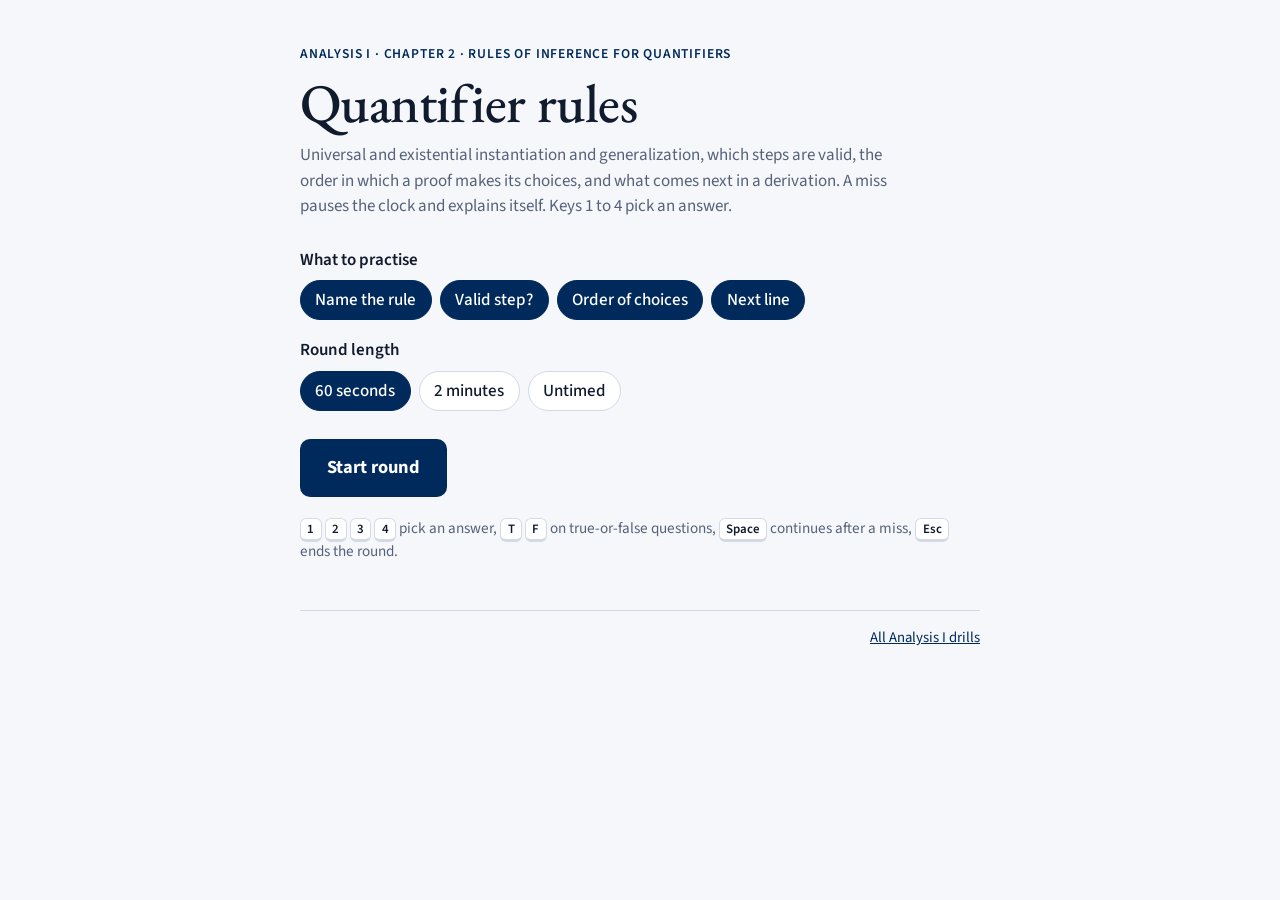
<file: quantifier-rules-drill.html>
<!doctype html>
<html lang="en">
<head>
<meta charset="utf-8">
<meta name="viewport" content="width=device-width, initial-scale=1">
<title>Quantifier rules</title>
<link rel="preconnect" href="https://fonts.googleapis.com"><link rel="preconnect" href="https://fonts.gstatic.com" crossorigin>
<link href="https://fonts.googleapis.com/css2?family=EB+Garamond:wght@400;500&family=Source+Sans+3:wght@400;500;600;700&family=STIX+Two+Text:ital,wght@0,400;0,600;1,400&display=swap" rel="stylesheet">
<link rel="stylesheet" href="drills.css">
<style>
.stage>*{width:100%}
.given{font-family:var(--math);font-size:1.15rem;color:var(--muted);margin:0 0 .5rem;overflow-x:auto}
.given.words{font-family:var(--ui);font-size:1rem}
.stage .formula{margin:0 0 1rem;overflow-x:auto}
.formula.mid{font-size:clamp(1.3rem,4.6vw,1.9rem)}
#warn{color:var(--bad)}
/* inference: premises above a bar, conclusion below */
.inf{display:inline-flex;flex-direction:column;align-items:center;min-width:min(12rem,100%)}
.inf .ln{padding:.05rem .5rem;white-space:nowrap}
.inf .bar{align-self:stretch;height:2px;background:var(--ink);margin:.4rem 0}
.note{font-family:var(--ui);font-size:.6em;font-weight:500;color:var(--muted);font-style:normal;margin-left:.45em;white-space:nowrap}
/* derivation with numbered lines */
.deriv{display:inline-block;text-align:left;font-size:clamp(1.05rem,3.8vw,1.35rem);border-collapse:collapse}
.deriv td{padding:.15rem .45rem;vertical-align:baseline}
.deriv .n{font-family:var(--ui);font-size:.75em;font-weight:600;color:var(--faint);text-align:right}
.deriv .j{font-family:var(--ui);font-size:.75em;color:var(--muted)}
.deriv .qq td{border-top:1.5px solid var(--line);color:var(--navy);font-weight:600}
.just{display:inline-block;font-family:var(--ui);font-size:.8rem;color:var(--muted);margin-left:.55em}
</style>
</head>
<body>
<main class="page">

<section id="start">
  <header class="masthead">
    <p class="eyebrow"><a href="index.html">Analysis I</a> · Chapter 2 · Rules of inference for quantifiers</p>
    <h1>Quantifier rules</h1>
    <p class="lede">Universal and existential instantiation and generalization, which steps are valid, the order in which a proof makes its choices, and what comes next in a derivation. A miss pauses the clock and explains itself. Keys 1 to 4 pick an answer.</p>
  </header>

  <div class="settings">
    <div class="field">
      <span class="field-label">What to practise</span>
      <div class="chips">
        <label class="chip"><input type="checkbox" name="topic" value="name" checked>Name the rule</label>
        <label class="chip"><input type="checkbox" name="topic" value="valid" checked>Valid step?</label>
        <label class="chip"><input type="checkbox" name="topic" value="order" checked>Order of choices</label>
        <label class="chip"><input type="checkbox" name="topic" value="next" checked>Next line</label>
      </div>
    </div>
    <div class="field">
      <span class="field-label">Round length</span>
      <div class="chips">
        <label class="chip"><input type="radio" name="len" value="60" checked>60 seconds</label>
        <label class="chip"><input type="radio" name="len" value="120">2 minutes</label>
        <label class="chip"><input type="radio" name="len" value="0">Untimed</label>
      </div>
    </div>
  </div>

  <div class="actions"><button class="btn btn-lg" id="startBtn">Start round</button><span class="best" id="best"></span></div>
  <p class="hint" id="warn" hidden>Pick at least one thing to practise.</p>
  <p class="hint"><kbd>1</kbd> <kbd>2</kbd> <kbd>3</kbd> <kbd>4</kbd> pick an answer, <kbd>T</kbd> <kbd>F</kbd> on true-or-false questions, <kbd>Space</kbd> continues after a miss, <kbd>Esc</kbd> ends the round.</p>
</section>

<section id="play" hidden>
  <div class="panel">
    <div class="hud">
      <div class="stat"><b id="score">0</b>score</div>
      <div class="stat"><b id="streak">0</b>streak</div>
      <div class="stat"><b id="time">1:00</b>time</div>
      <button class="btn-link" id="endBtn">End round</button>
    </div>
    <div class="clock" id="clock"><i id="fill"></i></div>

    <div class="stage">
      <p class="prompt" id="prompt"></p>
      <p class="given" id="given"></p>
      <div class="formula" id="formula"></div>
      <div class="options" id="options"></div>
      <div class="feedback bad" id="feedback" aria-live="polite" hidden>
        <h3 id="fbHead"></h3>
        <p id="explain"></p>
        <button class="btn" id="nextBtn">Next question (Space)</button>
      </div>
      <p class="flash" id="flash" aria-live="polite"></p>
    </div>
  </div>
</section>

<section id="end" hidden class="results">
  <p class="tally" id="tally"></p>
  <div class="bignums">
    <div><b id="eAcc"></b><span>accuracy</span></div>
    <div><b id="eStreak"></b><span>best streak</span></div>
    <div><b id="eBest"></b><span>best for this length</span></div>
  </div>
  <h2 id="reviewHead">Review these</h2>
  <ul class="missed" id="review"></ul>
  <div class="actions">
    <button class="btn" id="againBtn">Play again</button>
    <button class="btn btn-outline" id="settingsBtn">Change settings</button>
  </div>
</section>

<footer class="site-footer"><span></span><a href="index.html">All Analysis I drills</a></footer>
</main>

<script>
(function(){
'use strict';

/* ---------- helpers ---------- */
function rnd(n){return Math.floor(Math.random()*n)}
function pick(a){return a[rnd(a.length)]}
function shuffle(a){a=a.slice();for(var i=a.length-1;i>0;i--){var j=rnd(i+1),t=a[i];a[i]=a[j];a[j]=t}return a}
var I=function(s){return '<i>'+s+'</i>'};
var x=I('x'),y=I('y'),a=I('a'),b=I('b'),c=I('c'),d=I('d'),n=I('n');
function ap(f,args){return I(f)+'('+args.join(', ')+')'}
function P(t){return ap('P',[t])} function Q(t){return ap('Q',[t])} function R(t){return ap('R',[t])}
function L(s,t){return ap('L',[s,t])}
function note(s){return '<span class="note">'+s+'</span>'}
function just(s){return '<span class="just">'+s+'</span>'}
function inf(prems,concl){
  return '<div class="inf">'+prems.map(function(p){return '<div class="ln prem">'+p+'</div>'}).join('')+
    '<div class="bar"></div><div class="ln concl">'+concl+'</div></div>';
}
function strip(h){return h.replace(/<span class="(note|just)">.*?<\/span>/g,'').replace(/<[^>]+>/g,'').replace(/&gt;/g,'>').replace(/&lt;/g,'<').trim()}

/* Options: [{h, ok}] with exactly one ok and all texts distinct. */
function mc(correct,wrongs){
  var seen={},opts=[{h:correct,ok:true}];seen[correct]=1;
  wrongs.forEach(function(w){if(opts.length<4&&!seen[w]){seen[w]=1;opts.push({h:w,ok:false})}});
  return shuffle(opts);
}
function tf(truth){return [{h:'True',ok:truth,word:true},{h:'False',ok:!truth,word:true}]}

/* ---------- 1. name the rule (generated) ---------- */
var RULES={
  UI:{name:'Universal instantiation (UI)',
    say:function(){return 'Universal instantiation (UI): from ∀'+x+' '+P(x)+' derive '+P(I('t'))+' for any term '+I('t')+' that is substitutable for '+x+': no variable of '+I('t')+' may end up under a quantifier of '+P(x)+'. For example, ∀'+x+' ∃'+I('y')+' ('+I('y')+' &gt; '+x+') is true over ℝ, but instantiating it at the term '+I('y')+' gives ∃'+I('y')+' ('+I('y')+' &gt; '+I('y')+'), which is false: the '+I('y')+' has been captured.'}},
  UG:{name:'Universal generalization (UG)',
    say:function(){return 'Universal generalization (UG): from '+P(c)+', where '+c+' is arbitrary (nothing is assumed about '+c+' except that it lies in the domain, and '+c+' occurs in no hypothesis in force), derive ∀'+x+' '+P(x)+'.'}},
  EG:{name:'Existential generalization (EG)',
    say:function(){return 'Existential generalization (EG): from '+P(c)+' derive ∃'+x+' '+P(x)+'. As with UI, the term that is replaced must not be captured by a quantifier of '+P(x)+'.'}},
  EI:{name:'Existential instantiation (EI)',
    say:function(){return 'Existential instantiation (EI): from ∃'+x+' '+P(x)+' derive '+P(c)+', where '+c+' is a new constant: it occurs in no earlier line, in no hypothesis in force, and not in the conclusion being proved. Here '+c+' names an unknown witness: we know '+P(c)+' and nothing else, and we do not choose it.'}}
};
/* Predicates: body(t) gives the formula with t plugged in; dom is the domain shown after the quantifier
   (empty for an abstract predicate); all=true means the universal statement is true, so it may appear
   as a premise of UI or a conclusion of UG; nums are numbers for which body(num) is true. */
function predicates(){
  var out=[];
  ['P','Q','R'].forEach(function(f){
    out.push({vars:['x','y'],dom:'',body:function(t){return ap(f,[t])},all:true,nums:[3,5]});
  });
  [['a','b'],['b','a']].forEach(function(fx){
    var k=I(fx[0]);
    out.push({vars:['x','y'],dom:'',fixed:fx[0],body:function(t){return L(t,k)},all:true,nums:[3,5]});
    out.push({vars:['x','y'],dom:'',fixed:fx[0],body:function(t){return L(k,t)},all:true,nums:[3,5]});
  });
  out.push({vars:['x'],dom:'ℝ',body:function(t){return t+'² ≥ 0'},all:true,nums:[3,5]});
  out.push({vars:['x'],dom:'ℝ',body:function(t){return t+' + 0 = '+t},all:true,nums:[3,5]});
  out.push({vars:['n'],dom:'ℤ',body:function(t){return '2 · '+t+' is even'},all:true,nums:[3,5]});
  out.push({vars:['n'],dom:'ℤ',body:function(t){return t+' is odd'},all:false,nums:[3,5]});
  out.push({vars:['n'],dom:'ℤ',body:function(t){return t+' is even'},all:false,nums:[4,6]});
  out.push({vars:['x'],dom:'ℝ',body:function(t){return t+' &gt; 2'},all:false,nums:[3,5]});
  out.push({vars:['x'],dom:'ℝ',body:function(t){return t+'² = 9'},all:false,nums:[3]});
  return out;
}
var PREDS=predicates();
function quant(q,v,pr){return q+I(v)+(pr.dom?' ∈ '+pr.dom+',':'')+' '+pr.body(I(v))}
function qName(){
  var rule=pick(['UI','UG','EG','EI']),pr;
  do{pr=pick(PREDS)}while((rule==='UI'||rule==='UG')&&!pr.all);
  var v=pick(pr.vars),term,prem,concl;
  if(rule==='UI'||rule==='EG'){
    var letters=['a','c'].filter(function(l){return l!==pr.fixed});
    term=Math.random()<0.5?String(pick(pr.nums)):I(pick(letters));
  }else term=c;
  var inst=pr.body(term);
  if(rule==='UI'){prem=quant('∀',v,pr);concl=inst}
  if(rule==='UG'){prem=inst+note('('+c+' arbitrary)');concl=quant('∀',v,pr)}
  if(rule==='EG'){prem=inst;concl=quant('∃',v,pr)}
  if(rule==='EI'){prem=quant('∃',v,pr);concl=inst+note('(for some '+c+')')}
  var why={
    UI:'The premise is universal and the conclusion applies it to the term '+term+'.',
    UG:'The premise is about an arbitrary '+c+' and the conclusion is universal. This is the step behind “Let '+c+' be arbitrary”.',
    EG:'The premise is one instance, with '+term+', and the conclusion says that some element works.',
    EI:'The premise is existential and the conclusion gives its witness a name. This is the step behind “let '+c+' be such that …”.'
  }[rule];
  var wrongs=shuffle(['UI','UG','EG','EI'].filter(function(r){return r!==rule})).map(function(r){return RULES[r].name});
  return {id:'name:'+prem+concl,topic:'Name the rule',prompt:'Which rule takes the line above the bar to the line below?',given:'',
    formula:inf([prem],concl),fclass:'mid',rule:rule,options:mc(RULES[rule].name,wrongs),
    explain:RULES[rule].say()+' '+why,review:'From '+prem+' derive '+concl+': '+RULES[rule].name.charAt(0).toLowerCase()+RULES[rule].name.slice(1)+'.'};
}

/* ---------- 2. valid step? (bank, true or false) ---------- */
var FXPQ='∀'+x+' ('+P(x)+' → '+Q(x)+')';
var VALID=[
  {ctx:'Apply a universal statement to the number 7.',p:['∀'+x+' ∈ ℝ, '+x+'² ≥ 0'],c:'7² ≥ 0',t:true,
    why:'Universal instantiation applies ∀'+x+' '+P(x)+' to any element of the domain, and 7 is a real number.'},
  {ctx:'Here 3 is a particular number.',p:['3 is prime'],c:'∃'+n+' ∈ ℕ, '+n+' is prime',t:true,
    why:'Existential generalization: one instance, 3, is enough to conclude that some natural number is prime.'},
  {ctx:'Here 3 is a specific integer, not an arbitrary one.',p:['3 is odd'],c:'∀'+n+' ∈ ℤ, '+n+' is odd',t:false,
    why:'Universal generalization needs an element about which nothing is assumed. 3 is a specific integer, and indeed 2 is not odd.'},
  {ctx:'Line 2 came from line 1 by existential instantiation, and the step applies universal generalization to '+c+'.',
    p:['∃'+x+' '+P(x),P(c)+note('(by EI)')],c:'∀'+x+' '+P(x),t:false,
    why:'The letter '+c+' names one unknown witness, not an arbitrary element, so universal generalization does not apply. Some integer is even, but not every integer is.'},
  {ctx:'Both premises are instantiated by EI, using the same letter '+c+' for both.',p:['∃'+x+' '+P(x),'∃'+x+' '+Q(x)],c:P(c)+' ∧ '+Q(c),t:false,
    why:'Each use of EI needs a new letter, because the witness for '+I('P')+' and the witness for '+I('Q')+' may be different elements. Some integer is even and some integer is odd, but no integer is both.'},
  {ctx:'',p:[FXPQ,P(a)],c:Q(a),t:true,
    why:'Universal instantiation with the term '+a+' gives '+P(a)+' → '+Q(a)+', and modus ponens with '+P(a)+' gives '+Q(a)+'.'},
  {ctx:'',p:['∃'+y+' ∀'+x+' '+L(x,y)],c:'∀'+x+' ∃'+y+' '+L(x,y),t:true,
    why:'If one '+y+' works for every '+x+', then for each '+x+' that same '+y+' works. Formally: EI gives ∀'+x+' '+L(x,c)+'; for an arbitrary '+d+', UI gives '+L(d,c)+', EG gives ∃'+y+' '+L(d,y)+', and UG finishes.'},
  {ctx:'',p:['∀'+x+' ∃'+y+' '+L(x,y)],c:'∃'+y+' ∀'+x+' '+L(x,y),t:false,
    why:'Over ℝ, let '+L(x,y)+' mean '+y+' &gt; '+x+'. Every '+x+' has a larger '+y+', but no single '+y+' is larger than every '+x+'. In ∀'+x+' ∃'+y+' the choice of '+y+' may depend on '+x+'.'},
  {ctx:'The domain is nonempty.',p:['∀'+x+' '+P(x)],c:'∃'+x+' '+P(x),t:true,
    why:'Take any element '+a+' of the domain. Universal instantiation gives '+P(a)+', and existential generalization gives ∃'+x+' '+P(x)+'. This is where the domain being nonempty is used.'},
  {ctx:'Earlier we let '+c+' ∈ ℝ be arbitrary, then assumed '+c+' &gt; 0, and under that assumption derived the premise.',
    p:[c+'² &gt; 0'],c:'∀'+x+' ∈ ℝ, '+x+'² &gt; 0',t:false,
    why:'Once we assumed '+c+' &gt; 0, '+c+' is no longer arbitrary, so universal generalization does not apply; indeed 0² &gt; 0 is false. What does follow is ∀'+x+' ∈ ℝ, ('+x+' &gt; 0 → '+x+'² &gt; 0).'},
  {ctx:'The step claims existential instantiation, naming the witness 3.',p:['∃'+x+' '+P(x)],c:P('3'),t:false,
    why:'Existential instantiation gives a name '+c+' to an unknown witness: we know '+P(c)+' and nothing else, and we do not get to choose which element it is.'},
  {ctx:'The letter '+c+' is new: it has not appeared before in the proof.',p:['∃'+x+' '+P(x)],c:P(c),t:true,
    why:'This is existential instantiation. The new letter '+c+' names a witness about which we know only '+P(c)+'.'},
  {ctx:'Here '+c+' was introduced by “Let '+c+' be arbitrary”, and nothing else was assumed about it.',p:[P(c)],c:'∀'+x+' '+P(x),t:true,
    why:'This is universal generalization: an argument that uses nothing about '+c+' works equally well for every element of the domain.'},
  {ctx:'',p:['∀'+x+' ('+P(x)+' ∧ '+Q(x)+')'],c:'∀'+x+' '+P(x),t:true,
    why:'Let '+c+' be arbitrary. UI gives '+P(c)+' ∧ '+Q(c)+', simplification gives '+P(c)+', and UG gives ∀'+x+' '+P(x)+', since nothing was assumed about '+c+'.'},
  {ctx:'',p:['∃'+x+' ('+P(x)+' ∧ '+Q(x)+')'],c:'∃'+x+' '+P(x)+' ∧ ∃'+x+' '+Q(x),t:true,
    why:'EI gives '+P(c)+' ∧ '+Q(c)+' for some '+c+'. Simplification gives each half, EG turns each into an existential statement, and conjunction joins them.'},
  {ctx:'',p:['∃'+x+' '+P(x)+' ∧ ∃'+x+' '+Q(x)],c:'∃'+x+' ('+P(x)+' ∧ '+Q(x)+')',t:false,
    why:'The two witnesses may differ. Over ℤ, with '+P(x)+': '+x+' is even and '+Q(x)+': '+x+' is odd, the premise is true and the conclusion is false.'},
  {ctx:'',p:['∀'+x+' '+P(x)+' ∨ ∀'+x+' '+Q(x)],c:'∀'+x+' ('+P(x)+' ∨ '+Q(x)+')',t:true,
    why:'Let '+c+' be arbitrary. In either case of the disjunction, UI gives '+P(c)+' or '+Q(c)+', so '+P(c)+' ∨ '+Q(c)+' holds, and UG finishes.'},
  {ctx:'',p:['∀'+x+' ('+P(x)+' ∨ '+Q(x)+')'],c:'∀'+x+' '+P(x)+' ∨ ∀'+x+' '+Q(x),t:false,
    why:'Every integer is even or odd, but it is false that every integer is even, and false that every integer is odd.'},
  {ctx:'',p:[FXPQ,'¬'+Q(a)],c:'¬'+P(a),t:true,
    why:'Universal instantiation with '+a+' gives '+P(a)+' → '+Q(a)+', and modus tollens with ¬'+Q(a)+' gives ¬'+P(a)+'.'},
  {ctx:'',p:[FXPQ,Q(a)],c:P(a),t:false,
    why:'After universal instantiation this is affirming the consequent. Over ℝ, with '+P(x)+': '+x+' &gt; 2, '+Q(x)+': '+x+' &gt; 0 and '+a+' = 1, both premises are true and '+P('1')+' is false.'},
  {ctx:'',p:['∃'+x+' '+P(x),FXPQ],c:'∃'+x+' '+Q(x),t:true,
    why:'EI gives '+P(c)+' for a new letter '+c+'. UI with '+c+' gives '+P(c)+' → '+Q(c)+', modus ponens gives '+Q(c)+', and EG gives ∃'+x+' '+Q(x)+'.'},
  {ctx:'',p:['∀'+x+' ∀'+y+' '+L(x,y)],c:L(a,a),t:true,
    why:'UI with the term '+a+' gives ∀'+y+' '+L(a,y)+', and UI again with '+a+' gives '+L(a,a)+'. Nothing forbids using the same term twice.'},
  {ctx:'Over ℝ. The step instantiates '+x+' at the term '+y+'.',p:['∀'+x+' ∃'+y+' ('+y+' &gt; '+x+')'],c:'∃'+y+' ('+y+' &gt; '+y+')',t:false,
    why:'The term '+y+' is not substitutable for '+x+' here: once it is put in, it falls under the quantifier ∃'+y+' and is captured. The premise is true over ℝ and the conclusion is false. Rename the bound variable first, ∀'+x+' ∃'+I('z')+' ('+I('z')+' &gt; '+x+'), and then UI at '+y+' gives ∃'+I('z')+' ('+I('z')+' &gt; '+y+'), which is fine.'},
  {ctx:'Over ℝ. The step instantiates '+x+' at the term '+x+' + 1.',p:['∀'+x+' ∃'+y+' ('+y+' &gt; '+x+')'],c:'∃'+y+' ('+y+' &gt; '+x+' + 1)',t:true,
    why:'The term '+x+' + 1 contains no '+y+', so nothing is captured and UI applies: whatever holds of every real number holds of the one '+x+' + 1 names.'}
];
function qValid(){
  var r=pick(VALID);
  var step='From '+r.p.join(' and ')+' conclude '+r.c;
  return {id:'valid:'+r.p.join('|')+r.c,topic:'Valid step?',prompt:'Is this step valid?',given:r.ctx,givenWords:true,
    formula:inf(r.p,r.c),fclass:'mid',options:tf(r.t),
    explain:(r.t?'Valid. ':'Invalid. ')+r.why,review:step+': '+(r.t?'valid':'invalid')+'.'};
}

/* ---------- 3. order of choices (bank, multiple choice) ---------- */
var eps=I('ε');
var ORDER=[
  {s:'∀'+x+' ∈ ℝ ∃'+y+' ∈ ℝ, '+y+' &gt; '+x,dis:false,
    ok:'Let '+x+' ∈ ℝ be arbitrary. Take '+y+' = '+x+' + 1.',
    no:['Take '+y+' = 1. Let '+x+' ∈ ℝ be arbitrary.','Let '+y+' ∈ ℝ be arbitrary. Take '+x+' = '+y+' + 1.','Take '+x+' = 0 and '+y+' = 1.'],
    why:'The ∀ comes first, so fix an arbitrary '+x+'; then exhibit '+y+', which may depend on '+x+'. A fixed '+y+' = 1 fails for '+x+' = 2, and checking one pair proves nothing about every '+x+'.'},
  {s:'∃'+y+' ∈ ℝ ∀'+x+' ∈ ℝ, '+x+'² ≥ '+y,dis:false,
    ok:'Take '+y+' = 0. Let '+x+' ∈ ℝ be arbitrary.',
    no:['Let '+x+' ∈ ℝ be arbitrary. Take '+y+' = '+x+'².','Let '+y+' ∈ ℝ be arbitrary. Take '+x+' = 0.','Take '+y+' = 0 and '+x+' = 1.'],
    why:'The ∃ comes first, so exhibit one '+y+' before '+x+' is known; then show it works for an arbitrary '+x+'. Taking '+y+' = '+x+'² lets '+y+' depend on '+x+', which proves the weaker ∀'+x+' ∃'+y+' statement.'},
  {s:'∀'+x+' ∈ ℝ ∃'+y+' ∈ ℝ, '+x+' + '+y+' = 0',dis:false,
    ok:'Let '+x+' ∈ ℝ be arbitrary. Take '+y+' = −'+x+'.',
    no:['Take '+y+' = 0. Let '+x+' ∈ ℝ be arbitrary.','Let '+y+' ∈ ℝ be arbitrary. Take '+x+' = −'+y+'.','Let '+x+', '+y+' ∈ ℝ be arbitrary.'],
    why:'First an arbitrary '+x+', then a '+y+' built from it. The witness '+y+' = −'+x+' depends on '+x+', which is allowed because '+y+' is chosen after '+x+'.'},
  {s:'∀'+eps+' &gt; 0 ∃'+n+' ∈ ℕ<sup>+</sup>, 1/'+n+' &lt; '+eps,dis:false,
    ok:'Let '+eps+' &gt; 0 be arbitrary. Choose '+n+' ∈ ℕ<sup>+</sup> with '+n+' &gt; 1/'+eps+'.',
    no:['Take '+n+' = 1. Let '+eps+' &gt; 0 be arbitrary.','Let '+n+' ∈ ℕ<sup>+</sup> be arbitrary. Take '+eps+' = 2/'+n+'.','Take '+eps+' = 1 and '+n+' = 2.'],
    why:''+eps+' arrives arbitrary, and '+n+' is chosen afterwards, so it may depend on '+eps+'. Such an '+n+' exists by the Archimedean property. No single '+n+' works for every '+eps+'.'},
  {s:'∃'+y+' ∈ ℕ<sup>+</sup> ∀'+x+' ∈ ℕ<sup>+</sup>, '+y+' ≤ '+x,dis:false,
    ok:'Take '+y+' = 1. Let '+x+' ∈ ℕ<sup>+</sup> be arbitrary.',
    no:['Let '+x+' ∈ ℕ<sup>+</sup> be arbitrary. Take '+y+' = '+x+'.','Let '+y+' ∈ ℕ<sup>+</sup> be arbitrary. Take '+x+' = '+y+'.','Take '+y+' = 1 and '+x+' = 5.'],
    why:'One '+y+' must serve every '+x+', so it is exhibited first, before '+x+' is known. Taking '+y+' = '+x+' lets '+y+' depend on '+x+', which the order of the quantifiers forbids.'},
  {s:'∃'+x+' ∈ ℤ, '+x+'² = 9',dis:false,
    ok:'Take '+x+' = 3 and check that 3² = 9.',
    no:['Let '+x+' ∈ ℤ be arbitrary and show '+x+'² = 9.','Let '+x+' be such that '+x+'² = 9, and deduce '+x+' = 3.','Suppose '+x+'² = 9 for every '+x+' ∈ ℤ.'],
    why:'To prove an existential statement, exhibit a specific witness and verify it (existential generalization). “Let '+x+' be such that …” uses an existential statement you already have; it cannot prove one.'},
  {s:'∀'+n+' ∈ ℤ, '+n+'² + '+n+' is even',dis:false,
    ok:'Let '+n+' ∈ ℤ be arbitrary, and show that '+n+'² + '+n+' is even.',
    no:['Take '+n+' = 2: then 2² + 2 = 6 is even.','Take '+n+' = 1 and '+n+' = 2, and check both.','Let '+n+' be such that '+n+'² + '+n+' is even.'],
    why:'To prove a universal statement, work with an arbitrary element and conclude by universal generalization. Examples, however many, only check particular cases.'},
  {s:'∀'+x+' ∈ ℝ, '+x+'² &gt; 0',dis:true,
    ok:'Take '+x+' = 0: then '+x+'² = 0, which is not &gt; 0.',
    no:['Let '+x+' ∈ ℝ be arbitrary and show '+x+'² ≤ 0.','Take '+x+' = 1: then '+x+'² = 1 &gt; 0.','Let '+x+' &gt; 0 be arbitrary and show '+x+'² &gt; 0.'],
    why:'The negation of ∀'+x+' '+P(x)+' is ∃'+x+' ¬'+P(x)+', so one counterexample disproves it. Showing '+x+'² ≤ 0 for every '+x+' would be false and far more than needed.'},
  {s:'∃'+x+' ∈ ℝ, '+x+'² &lt; 0',dis:true,
    ok:'Let '+x+' ∈ ℝ be arbitrary, and show '+x+'² ≥ 0.',
    no:['Take '+x+' = 1: then '+x+'² = 1, which is not &lt; 0.','Take '+x+' = −1 and show '+x+'² &lt; 0.','Let '+x+' &lt; 0 be arbitrary, and show '+x+'² &gt; 0.'],
    why:'The negation of ∃'+x+' '+P(x)+' is ∀'+x+' ¬'+P(x)+', so you must show ¬'+P(c)+' for an arbitrary '+c+'. One failing example, or only the negative reals, leaves other candidates unchecked.'},
  {s:'∀'+x+' ∈ ℝ ∃'+y+' ∈ ℝ, '+y+'² = '+x,dis:true,
    ok:'Take '+x+' = −1, and show that no '+y+' ∈ ℝ has '+y+'² = −1.',
    no:['Let '+x+' ∈ ℝ be arbitrary. Take '+y+' = √'+x+'.','Take '+x+' = 4 and '+y+' = 2.','Take '+x+' = −1 and '+y+' = 1: then '+y+'² ≠ '+x+'.'],
    why:'The negation is ∃'+x+' ∀'+y+', '+y+'² ≠ '+x+': exhibit one '+x+', then rule out every '+y+'. Checking a single '+y+' does not show that no '+y+' works.'}
];
function qOrder(){
  var r=pick(ORDER);
  return {id:'order:'+r.s,topic:'Order of choices',prompt:r.dis?'Which opening disproves this statement?':'Which proof opening is right?',given:'',
    formula:r.s,fclass:'mid',options:mc(r.ok,r.no),wide:true,
    explain:r.why,review:(r.dis?'To disprove ':'To prove ')+r.s+': '+r.ok};
}

/* ---------- 4. next line (bank, multiple choice) ---------- */
function D(goal,lines,ok,no,why){return {goal:goal,lines:lines,ok:ok,no:no,why:why}}
var L1=[FXPQ,'premise'],L2=['∃'+x+' '+P(x),'premise'],L3=[P(c),'EI on 2'],L4=[P(c)+' → '+Q(c),'UI on 1'],L5=[Q(c),'modus ponens on 3, 4'];
var FXQR='∀'+x+' ('+Q(x)+' → '+R(x)+')';
var M3=['Let '+c+' be arbitrary',''],M4=[P(c)+' → '+Q(c),'UI on 1'],M5=[Q(c)+' → '+R(c),'UI on 2'],M6=[P(c)+' → '+R(c),'hypothetical syllogism on 4, 5'];
var K1=['∃'+x+' ∀'+y+' '+L(x,y),'premise'],K2=['∀'+y+' '+L(c,y),'EI on 1'],K3=['Let '+d+' be arbitrary',''],K4=[L(c,d),'UI on 2'],K5=['∃'+x+' '+L(x,d),'EG on 4'];
var NEXT=[
  D('∃'+x+' '+Q(x),[L1,L2,L3],L4,[['∀'+x+' '+P(x),'UG on 3'],[P(c)+' → '+Q(d),'UI on 1'],['∃'+x+' '+Q(x),'EG on 3']],
    'Apply the universal premise to the term at hand, '+c+', by universal instantiation. UG on line 3 is the standard error: '+c+' came from EI, so it is not arbitrary. UI must put the same term in every place.'),
  D('∃'+x+' '+Q(x),[L1,L2,L3,L4],L5,[['∀'+x+' '+Q(x),'UG on 4'],[P(c),'modus ponens on 3, 4'],['∃'+x+' '+Q(x),'EG on 4']],
    'Lines 3 and 4 are '+P(c)+' and '+P(c)+' → '+Q(c)+', so modus ponens gives '+Q(c)+'. EG on line 4 would give ∃'+x+' ('+P(x)+' → '+Q(x)+'), not the goal.'),
  D('∃'+x+' '+Q(x),[L1,L2,L3,L4,L5],['∃'+x+' '+Q(x),'EG on 5'],[['∀'+x+' '+Q(x),'UG on 5'],[Q(a),'UI on 5'],['∃'+x+' '+Q(x),'EI on 5']],
    'From '+Q(c)+', existential generalization gives ∃'+x+' '+Q(x)+'. UG is not allowed: '+c+' is the witness from EI, not an arbitrary element. UI applies only to a universal statement.'),
  D('∀'+x+' ('+P(x)+' → '+R(x)+')',[L1,[FXQR,'premise'],M3],M4,[[P(c)+' → '+R(c),'UG on 1, 2'],['∀'+x+' '+Q(x),'UI on 1'],[P(c),'EI on 1']],
    'To use a universal premise, apply it to the arbitrary '+c+' by universal instantiation. EI applies only to an existential statement, and UG produces a universal statement, not an instance.'),
  D('∀'+x+' ('+P(x)+' → '+R(x)+')',[L1,[FXQR,'premise'],M3,M4,M5],M6,[[R(c),'modus ponens on 4, 5'],['∀'+x+' ('+P(x)+' → '+R(x)+')','UG on 5'],[P(c)+' → '+R(d),'hypothetical syllogism on 4, 5']],
    'Lines 4 and 5 chain: '+P(c)+' → '+Q(c)+' and '+Q(c)+' → '+R(c)+' give '+P(c)+' → '+R(c)+' by hypothetical syllogism. Modus ponens needs '+P(c)+' itself, which we do not have.'),
  D('∀'+x+' ('+P(x)+' → '+R(x)+')',[L1,[FXQR,'premise'],M3,M4,M5,M6],['∀'+x+' ('+P(x)+' → '+R(x)+')','UG on 6'],[['∃'+x+' ('+P(x)+' → '+R(x)+')','EI on 6'],[P(a)+' → '+R(a),'UG on 6'],['∀'+x+' ('+P(x)+' → '+R(c)+')','UG on 6']],
    'Nothing was assumed about '+c+' beyond line 3, so universal generalization applies to line 6. UG must replace every occurrence of '+c+' by the variable.'),
  D('∃'+x+' ('+P(x)+' ∨ '+Q(x)+')',[['∀'+x+' '+P(x),'premise']],[P(a),'UI on 1'],[['∃'+x+' '+P(x),'EI on 1'],[P(a)+' ∨ '+Q(a),'EG on 1'],['∃'+x+' '+Q(x),'UI on 1']],
    'Use the universal premise on a term, '+a+' (the domain is nonempty). EI and EG are the wrong rules here: EI needs an existential statement and EG needs an instance.'),
  D('∃'+x+' ('+P(x)+' ∨ '+Q(x)+')',[['∀'+x+' '+P(x),'premise'],[P(a),'UI on 1']],[P(a)+' ∨ '+Q(a),'addition on 2'],[[Q(a),'addition on 2'],[P(a)+' ∧ '+Q(a),'addition on 2'],['∃'+x+' ('+P(x)+' ∨ '+Q(x)+')','EG on 2']],
    'Addition turns '+P(a)+' into '+P(a)+' ∨ '+Q(a)+'; EG on that line then reaches the goal. EG on line 2 itself would only give ∃'+x+' '+P(x)+'.'),
  D('∀'+y+' ∃'+x+' '+L(x,y),[K1,K2,K3],K4,[[L(d,d),'UI on 2'],['∀'+x+' ∀'+y+' '+L(x,y),'UG on 2'],[L(c,d),'EI on 2']],
    'Line 2 is universal in '+y+', so UI with the arbitrary '+d+' gives '+L(c,d)+'. The letter '+c+' is the witness from EI, so it can be neither replaced by '+d+' nor generalized.'),
  D('∀'+y+' ∃'+x+' '+L(x,y),[K1,K2,K3,K4,K5],['∀'+y+' ∃'+x+' '+L(x,y),'UG on 5'],[['∃'+x+' ∀'+y+' '+L(x,y),'UG on 5'],['∀'+y+' ∀'+x+' '+L(x,y),'UG on 5'],['∀'+y+' ∃'+x+' '+L(x,y),'EG on 5']],
    'Line 5 is about the arbitrary '+d+', so universal generalization on '+d+' gives the goal. UG adds a ∀ in front; it cannot turn the ∃ into a ∀ or move it, and EG introduces an ∃, not a ∀.')
];
function lineHtml(l){return l[0]+just('('+l[1]+')')}
function qNext(){
  var r=pick(NEXT);
  var rows=r.lines.map(function(l,i){return '<tr><td class="n">'+(i+1)+'.</td><td>'+l[0]+'</td><td class="j">'+l[1]+'</td></tr>'}).join('')+
    '<tr class="qq"><td class="n">'+(r.lines.length+1)+'.</td><td>?</td><td class="j"></td></tr>';
  return {id:'next:'+r.goal+r.lines.length,topic:'Next line',prompt:'Which line comes next? Only one option is a valid step.',
    given:'Goal: '+r.goal,formula:'<table class="deriv">'+rows+'</table>',fclass:'',
    options:mc(lineHtml(r.ok),r.no.map(lineHtml)),math:true,wide:true,
    explain:r.why,review:'Toward '+r.goal+', line '+(r.lines.length+1)+' after '+r.lines[r.lines.length-1][0]+' is '+lineHtml(r.ok)};
}

var MAKERS={name:qName,valid:qValid,order:qOrder,next:qNext};
function makeQuestion(topics,lastId){
  for(var i=0;i<12;i++){
    var q=MAKERS[pick(topics)]();
    if(q.id!==lastId&&q.options.filter(function(o){return o.ok}).length===1&&q.options.length>=2)return q;
  }
  return q;
}
window.__quantTest={makeQuestion:makeQuestion,MAKERS:MAKERS,VALID:VALID,ORDER:ORDER,NEXT:NEXT,PREDS:PREDS,strip:strip};

/* ---------- game ---------- */
var $=function(id){return document.getElementById(id)};
var st=null,raf=0;
function bestKey(len){return 'quantrules-drill-best-'+len}
function readBest(len){try{return parseInt(localStorage.getItem(bestKey(len)),10)||0}catch(e){return 0}}
function writeBest(len,v){try{localStorage.setItem(bestKey(len),String(v))}catch(e){}}
function curLen(){return parseInt(document.querySelector('input[name=len]:checked').value,10)}
function showBest(){var b=readBest(curLen());$('best').textContent=b?'Best for this length: '+b:''}
function screen(name){['start','play','end'].forEach(function(s){$(s).hidden=s!==name});window.scrollTo(0,0);if(document.activeElement)document.activeElement.blur()}

function startRound(){
  var topics=[].slice.call(document.querySelectorAll('input[name=topic]:checked')).map(function(i){return i.value});
  if(!topics.length){$('warn').hidden=false;return}
  $('warn').hidden=true;
  var len=curLen();
  st={topics:topics,len:len,remaining:len*1000,paused:false,locked:false,score:0,wrong:0,streak:0,bestStreak:0,missed:[],q:null,last:0,over:false};
  $('clock').style.visibility=len?'visible':'hidden';
  screen('play');updateHud();nextQuestion();
  cancelAnimationFrame(raf);raf=requestAnimationFrame(tick);
}
function tick(ts){
  if(!st||st.over)return;
  if(st.last&&!st.paused&&st.len>0)st.remaining-=Math.min(ts-st.last,250);
  st.last=ts;
  if(st.len>0){
    $('fill').style.transform='scaleX('+Math.max(0,st.remaining/(st.len*1000))+')';
    var s=Math.max(0,Math.ceil(st.remaining/1000));
    $('time').textContent=Math.floor(s/60)+':'+('0'+s%60).slice(-2);
    $('clock').classList.toggle('low',st.remaining<10000);
    if(st.remaining<=0){endRound();return}
  }else $('time').textContent='–';
  raf=requestAnimationFrame(tick);
}
function updateHud(){$('score').textContent=st.score;$('streak').textContent=st.streak}

function nextQuestion(){
  if(!st||st.over)return;
  var q=makeQuestion(st.topics,st.q?st.q.id:null);
  st.q=q;st.locked=false;st.paused=false;
  $('prompt').innerHTML=q.prompt;
  $('given').innerHTML=q.given;$('given').hidden=!q.given;
  $('given').className='given'+(q.givenWords?' words':'');
  $('formula').innerHTML=q.formula;
  $('formula').className='formula'+(q.fclass?' '+q.fclass:'');
  $('feedback').hidden=true;$('flash').textContent='';
  var box=$('options');box.innerHTML='';
  box.className='options'+((q.options.length===2||!q.math)&&!q.wide?' two':'');
  q.options.forEach(function(o,i){
    var b=document.createElement('button');
    b.className='option'+(q.math&&!o.word?' math-option':'');
    b.innerHTML='<span class="k">'+(i+1)+'</span><span>'+o.h+'</span><span class="tag"></span>';
    b.addEventListener('click',function(){answer(i)});
    box.appendChild(b);
  });
}
function answer(i){
  if(!st||st.over||st.locked||!st.q||i>=st.q.options.length)return;
  st.locked=true;
  var q=st.q,btns=$('options').children;
  [].forEach.call(btns,function(b){b.disabled=true});
  if(q.options[i].ok){
    st.score++;st.streak++;st.bestStreak=Math.max(st.bestStreak,st.streak);
    btns[i].classList.add('good');$('flash').textContent='Correct';updateHud();
    setTimeout(nextQuestion,200);
    return;
  }
  st.wrong++;st.streak=0;st.paused=true;updateHud();
  btns[i].classList.add('bad');btns[i].querySelector('.tag').textContent='your answer';
  q.options.forEach(function(o,j){
    if(o.ok){btns[j].classList.add('good');btns[j].querySelector('.tag').textContent='correct answer'}
    else if(j!==i)btns[j].classList.add('dim');
  });
  if(!st.missed.some(function(m){return m.review===q.review}))st.missed.push({topic:q.topic,review:q.review,why:q.explain});
  $('fbHead').textContent='Not quite';
  $('explain').innerHTML=q.explain;
  $('feedback').hidden=false;$('nextBtn').focus();
}
function endRound(){
  if(!st||st.over)return;
  st.over=true;cancelAnimationFrame(raf);
  var total=st.score+st.wrong,prev=readBest(st.len),isBest=st.score>prev;
  if(isBest)writeBest(st.len,st.score);
  $('tally').textContent=st.score+' right out of '+total+(isBest&&st.score>0?'. New best.':'');
  $('eAcc').textContent=total?Math.round(100*st.score/total)+'%':'–';
  $('eStreak').textContent=st.bestStreak;
  $('eBest').textContent=Math.max(prev,st.score);
  $('reviewHead').textContent=st.missed.length?'Review these':(total?'Nothing missed this round':'No questions answered');
  $('review').innerHTML=st.missed.map(function(m){
    return '<li><span class="ok">'+m.topic+'</span><div class="mf">'+m.review+'</div><p class="why">'+m.why+'</p></li>';
  }).join('');
  screen('end');showBest();
}

$('startBtn').addEventListener('click',startRound);
$('againBtn').addEventListener('click',startRound);
$('settingsBtn').addEventListener('click',function(){screen('start');showBest()});
$('endBtn').addEventListener('click',endRound);
$('nextBtn').addEventListener('click',nextQuestion);
[].forEach.call(document.querySelectorAll('input[name=len]'),function(i){i.addEventListener('change',showBest)});
document.addEventListener('keydown',function(e){
  if(e.metaKey||e.ctrlKey||e.altKey)return;
  if(!st||st.over||$('play').hidden)return;
  var k=e.key;
  if(k==='Escape'){endRound();return}
  if(st.paused){if(k===' '||k==='Enter'){e.preventDefault();nextQuestion()}return}
  if(k>='1'&&k<='4'){e.preventDefault();answer(parseInt(k,10)-1)}
  else if((k==='t'||k==='T'||k==='f'||k==='F')&&st.q.options[0].word){
    var want=(k==='t'||k==='T')?'True':'False';
    st.q.options.forEach(function(o,j){if(o.h===want)answer(j)});
  }
});
showBest();
})();
</script>
</body>
</html>
</file>
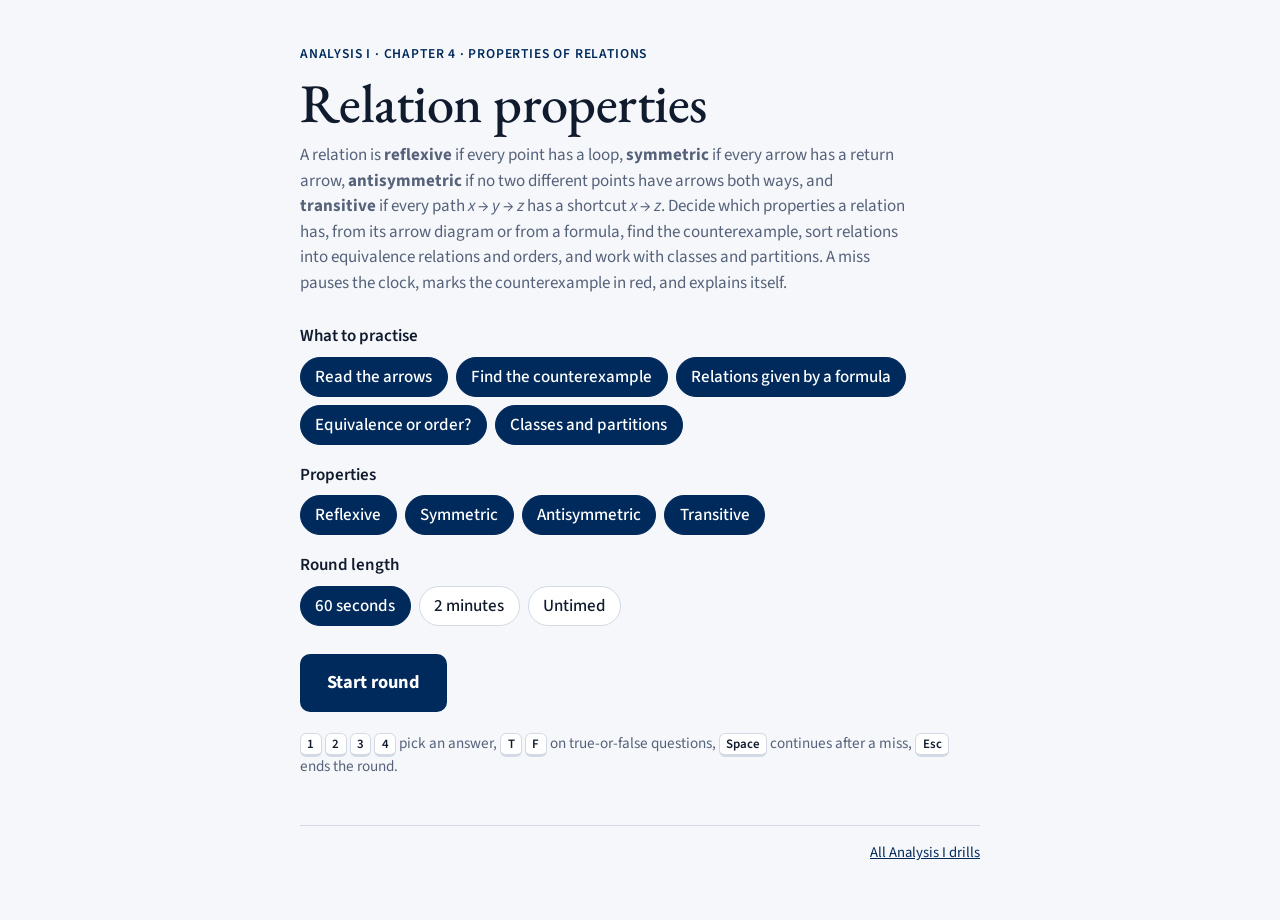
<file: relations-drill.html>
<!doctype html>
<html lang="en">
<head>
<meta charset="utf-8">
<meta name="viewport" content="width=device-width, initial-scale=1">
<title>Relation properties</title>
<link rel="preconnect" href="https://fonts.googleapis.com"><link rel="preconnect" href="https://fonts.gstatic.com" crossorigin>
<link href="https://fonts.googleapis.com/css2?family=EB+Garamond:wght@400;500&family=Source+Sans+3:wght@400;500;600;700&family=STIX+Two+Text:ital,wght@0,400;0,600;1,400&display=swap" rel="stylesheet">
<link rel="stylesheet" href="drills.css">
<style>
.stage>*{width:100%}
.given{font-family:var(--math);font-size:1.15rem;color:var(--muted);margin:0 0 .5rem;overflow-x:auto}
.stage .formula{margin:0 0 1rem;overflow-x:auto}
.formula .stem{font-family:var(--math);font-size:clamp(1.2rem,3.6vw,1.55rem);margin:0 auto;text-align:center}
.diagram{display:flex;justify-content:center;margin:0 0 1rem;overflow-x:auto}
.diagram svg{max-width:100%;height:auto}
.diagram .ed{fill:none;stroke:var(--ink);stroke-width:1.6}
.diagram .ed.hl{stroke:var(--bad);stroke-width:2.6}
.diagram .ed.miss{stroke:var(--bad);stroke-width:2.2;stroke-dasharray:6 4}
.diagram .ah{fill:var(--ink)}
.diagram .ahb{fill:var(--bad)}
.diagram .nd circle{fill:var(--surface);stroke:var(--ink);stroke-width:1.6}
.diagram .nd text{fill:var(--ink);font-family:var(--math);font-size:18px;font-style:italic}
.diagram .nd.hl circle{fill:var(--bad-wash);stroke:var(--bad);stroke-width:2.2}
.legend{font-family:var(--ui);font-size:.85rem;color:var(--muted);text-align:center;margin:-.5rem 0 1rem}
#warn{color:var(--bad)}
</style>
</head>
<body>
<main class="page">

<section id="start">
  <header class="masthead">
    <p class="eyebrow"><a href="index.html">Analysis I</a> · Chapter 4 · Properties of relations</p>
    <h1>Relation properties</h1>
    <p class="lede">A relation is <b>reflexive</b> if every point has a loop, <b>symmetric</b> if every arrow has a return arrow, <b>antisymmetric</b> if no two different points have arrows both ways, and <b>transitive</b> if every path <i>x</i> → <i>y</i> → <i>z</i> has a shortcut <i>x</i> → <i>z</i>. Decide which properties a relation has, from its arrow diagram or from a formula, find the counterexample, sort relations into equivalence relations and orders, and work with classes and partitions. A miss pauses the clock, marks the counterexample in red, and explains itself.</p>
  </header>

  <div class="settings">
    <div class="field">
      <span class="field-label">What to practise</span>
      <div class="chips">
        <label class="chip"><input type="checkbox" name="topic" value="diagram" checked>Read the arrows</label>
        <label class="chip"><input type="checkbox" name="topic" value="witness" checked>Find the counterexample</label>
        <label class="chip"><input type="checkbox" name="topic" value="formula" checked>Relations given by a formula</label>
        <label class="chip"><input type="checkbox" name="topic" value="kind" checked>Equivalence or order?</label>
        <label class="chip"><input type="checkbox" name="topic" value="classes" checked>Classes and partitions</label>
      </div>
    </div>
    <div class="field">
      <span class="field-label">Properties</span>
      <div class="chips">
        <label class="chip"><input type="checkbox" name="prop" value="r" checked>Reflexive</label>
        <label class="chip"><input type="checkbox" name="prop" value="s" checked>Symmetric</label>
        <label class="chip"><input type="checkbox" name="prop" value="a" checked>Antisymmetric</label>
        <label class="chip"><input type="checkbox" name="prop" value="t" checked>Transitive</label>
      </div>
    </div>
    <div class="field">
      <span class="field-label">Round length</span>
      <div class="chips">
        <label class="chip"><input type="radio" name="len" value="60" checked>60 seconds</label>
        <label class="chip"><input type="radio" name="len" value="120">2 minutes</label>
        <label class="chip"><input type="radio" name="len" value="0">Untimed</label>
      </div>
    </div>
  </div>

  <div class="actions"><button class="btn btn-lg" id="startBtn">Start round</button><span class="best" id="best"></span></div>
  <p class="hint" id="warn" hidden>Pick at least one thing to practise and at least one property.</p>
  <p class="hint"><kbd>1</kbd> <kbd>2</kbd> <kbd>3</kbd> <kbd>4</kbd> pick an answer, <kbd>T</kbd> <kbd>F</kbd> on true-or-false questions, <kbd>Space</kbd> continues after a miss, <kbd>Esc</kbd> ends the round.</p>
</section>

<section id="play" hidden>
  <div class="panel">
    <div class="hud">
      <div class="stat"><b id="score">0</b>score</div>
      <div class="stat"><b id="streak">0</b>streak</div>
      <div class="stat"><b id="time">1:00</b>time</div>
      <button class="btn-link" id="endBtn">End round</button>
    </div>
    <div class="clock" id="clock"><i id="fill"></i></div>

    <div class="stage">
      <p class="prompt" id="prompt"></p>
      <p class="given" id="given"></p>
      <div class="diagram" id="diagram"></div>
      <p class="legend" id="legend" hidden>Red marks the counterexample; a dashed red arrow is one that is missing.</p>
      <div class="formula" id="formula"></div>
      <div class="options" id="options"></div>
      <div class="feedback bad" id="feedback" aria-live="polite" hidden>
        <h3 id="fbHead"></h3>
        <p id="explain"></p>
        <button class="btn" id="nextBtn">Next question (Space)</button>
      </div>
      <p class="flash" id="flash" aria-live="polite"></p>
    </div>
  </div>
</section>

<section id="end" hidden class="results">
  <p class="tally" id="tally"></p>
  <div class="bignums">
    <div><b id="eAcc"></b><span>accuracy</span></div>
    <div><b id="eStreak"></b><span>best streak</span></div>
    <div><b id="eBest"></b><span>best for this length</span></div>
  </div>
  <h2 id="reviewHead">Review these</h2>
  <ul class="missed" id="review"></ul>
  <div class="actions">
    <button class="btn" id="againBtn">Play again</button>
    <button class="btn btn-outline" id="settingsBtn">Change settings</button>
  </div>
</section>

<footer class="site-footer"><span></span><a href="index.html">All Analysis I drills</a></footer>
</main>

<script>
(function(){
'use strict';

/* ---------- helpers ---------- */
function rnd(n){return Math.floor(Math.random()*n)}
function pick(a){return a[rnd(a.length)]}
function shuffle(a){a=a.slice();for(var i=a.length-1;i>0;i--){var j=rnd(i+1),t=a[i];a[i]=a[j];a[j]=t}return a}
function range(a,b){var o=[];for(var x=a;x<=b;x++)o.push(x);return o}

/* Options: [{h, ok}] with exactly one ok and all texts distinct. */
function mc(correct,wrongs){
  var seen={},opts=[{h:correct,ok:true}];seen[correct]=1;
  shuffle(wrongs).forEach(function(w){if(opts.length<4&&!seen[w]){seen[w]=1;opts.push({h:w,ok:false})}});
  return shuffle(opts);
}
function tf(truth){return [{h:'True',ok:truth,word:true},{h:'False',ok:!truth,word:true}]}

var PNAME={r:'reflexive',s:'symmetric',a:'antisymmetric',t:'transitive'};
var PROPS=['r','s','a','t'];

/* ---------- relations on a small set ----------
   A relation is {n, lab[i], M[i][j]}: M[i][j] says i R j. */
function blank(n){var M=[];for(var i=0;i<n;i++){M.push([]);for(var j=0;j<n;j++)M[i].push(false)}return M}
function copyM(M){return M.map(function(r){return r.slice()})}
function mk(n,M){return {n:n,lab:'abcde'.split('').slice(0,n),M:M}}
function L(R,i){return '<i>'+R.lab[i]+'</i>'}
function arr(R,i,j){return i===j?'a loop at '+L(R,i):L(R,i)+' → '+L(R,j)}
function closeT(M){var n=M.length;for(var k=0;k<n;k++)for(var i=0;i<n;i++)for(var j=0;j<n;j++)if(M[i][k]&&M[k][j])M[i][j]=true;return M}
function offPairs(R){var c=0;for(var i=0;i<R.n;i++)for(var j=0;j<R.n;j++)if(i!==j&&R.M[i][j])c++;return c}

/* Every witness that a property fails, as {p, w:[...]}.
   r: [i] with no loop. s: [i,j] with i→j and no j→i. a: [i,j], i<j, arrows both ways. t: [i,j,k] with i→j→k and no i→k. */
function witnesses(R,p){
  var n=R.n,M=R.M,out=[],i,j,k;
  if(p==='r')for(i=0;i<n;i++){if(!M[i][i])out.push([i])}
  if(p==='s')for(i=0;i<n;i++)for(j=0;j<n;j++){if(i!==j&&M[i][j]&&!M[j][i])out.push([i,j])}
  if(p==='a')for(i=0;i<n;i++)for(j=i+1;j<n;j++){if(M[i][j]&&M[j][i])out.push([i,j])}
  if(p==='t')for(i=0;i<n;i++)for(j=0;j<n;j++)for(k=0;k<n;k++){if(j!==i&&j!==k&&M[i][j]&&M[j][k]&&!M[i][k])out.push([i,j,k])}
  return out;
}
function has(R,p){return witnesses(R,p).length===0}
function isTotal(R){for(var i=0;i<R.n;i++)for(var j=i+1;j<R.n;j++)if(!R.M[i][j]&&!R.M[j][i])return false;return true}

function witnessText(R,p,w){
  if(p==='r')return 'no loop at '+L(R,w[0]);
  if(p==='s')return L(R,w[0])+' → '+L(R,w[1])+' but no '+L(R,w[1])+' → '+L(R,w[0]);
  if(p==='a')return L(R,w[0])+' → '+L(R,w[1])+' and '+L(R,w[1])+' → '+L(R,w[0]);
  return L(R,w[0])+' → '+L(R,w[1])+' → '+L(R,w[2])+' but no '+(w[0]===w[2]?'loop at '+L(R,w[0]):L(R,w[0])+' → '+L(R,w[2]));
}
/* Why a property holds, in arrow language. */
function holdsText(R,p){
  var off=offPairs(R);
  if(p==='r')return 'Every point has a loop.';
  if(p==='s')return off?'Every arrow between two different points has a return arrow.':'There are no arrows between different points, so there is nothing to check: symmetric vacuously.';
  if(p==='a'){
    var any=false;for(var i=0;i<R.n;i++)for(var j=i+1;j<R.n;j++)if(R.M[i][j]||R.M[j][i])any=true;
    return any?'No two different points have arrows both ways.':'There are no arrows between different points, so antisymmetric vacuously.';
  }
  var paths=0;for(var a=0;a<R.n;a++)for(var b=0;b<R.n;b++)for(var c=0;c<R.n;c++)if(b!==a&&b!==c&&R.M[a][b]&&R.M[b][c])paths++;
  return paths?'Every two-step path <i>x</i> → <i>y</i> → <i>z</i> has its shortcut <i>x</i> → <i>z</i> (a loop when <i>z</i> = <i>x</i>).':'There is no two-step path <i>x</i> → <i>y</i> → <i>z</i> through a different middle point, so it is transitive vacuously.';
}
function failText(R,p,w){
  var s=witnessText(R,p,w);s=s.charAt(0).toUpperCase()+s.slice(1);
  var tail={r:'so it is not reflexive.',s:'so it is not symmetric.',a:'and '+L(R,w[0])+' ≠ '+L(R,w[w.length-1])+', so it is not antisymmetric.',t:'so it is not transitive.'}[p];
  return s+', '+tail;
}
function hlFor(R,p,w){ /* red edges and dashed missing edges for a witness */
  if(p==='r')return {nodes:[w[0]],edges:[],miss:[[w[0],w[0]]]};
  if(p==='s')return {nodes:[],edges:[[w[0],w[1]]],miss:[[w[1],w[0]]]};
  if(p==='a')return {nodes:[],edges:[[w[0],w[1]],[w[1],w[0]]],miss:[]};
  return {nodes:[],edges:[[w[0],w[1]],[w[1],w[2]]],miss:[[w[0],w[2]]]};
}

/* Random relations built to have, or nearly have, a property. */
function randRel(n,dens){var M=blank(n);for(var i=0;i<n;i++)for(var j=0;j<n;j++)if(Math.random()<(i===j?0.5:dens))M[i][j]=true;return M}
function build(p,want){
  for(var tries=0;tries<200;tries++){
    var n=Math.random()<0.6?3:4,M,i,j;
    if(p==='r'){
      M=randRel(n,0.35);for(i=0;i<n;i++)M[i][i]=true;
      if(!want){var k=1+(Math.random()<0.3?1:0);shuffle(range(0,n-1)).slice(0,k).forEach(function(x){M[x][x]=false})}
    }else if(p==='s'){
      M=blank(n);for(i=0;i<n;i++){M[i][i]=Math.random()<0.5;for(j=i+1;j<n;j++)if(Math.random()<0.5){M[i][j]=M[j][i]=true}}
      if(!want){
        var two=[],empty=[];for(i=0;i<n;i++)for(j=i+1;j<n;j++){if(M[i][j])two.push([i,j]);else empty.push([i,j])}
        if(two.length&&(Math.random()<0.6||!empty.length)){var e=pick(two);if(Math.random()<0.5)M[e[0]][e[1]]=false;else M[e[1]][e[0]]=false}
        else if(empty.length){var f=pick(empty);if(Math.random()<0.5)M[f[0]][f[1]]=true;else M[f[1]][f[0]]=true}
      }
    }else if(p==='a'){
      M=blank(n);for(i=0;i<n;i++){M[i][i]=Math.random()<0.5;for(j=i+1;j<n;j++)if(Math.random()<0.65){if(Math.random()<0.5)M[i][j]=true;else M[j][i]=true}}
      if(!want){var one=[];for(i=0;i<n;i++)for(j=i+1;j<n;j++)if(M[i][j]||M[j][i])one.push([i,j]);if(!one.length)continue;var g=pick(one);M[g[0]][g[1]]=M[g[1]][g[0]]=true}
    }else{
      M=closeT(randRel(n,0.3));
      if(!want){
        var cands=[];for(i=0;i<n;i++)for(var k2=0;k2<n;k2++)for(j=0;j<n;j++)if(j!==i&&j!==k2&&M[i][j]&&M[j][k2]&&M[i][k2])cands.push([i,k2]);
        if(!cands.length)continue;var c=pick(cands);M[c[0]][c[1]]=false;
      }
    }
    var R=mk(n,M);
    if(offPairs(R)<2||offPairs(R)>n*(n-1)-1)continue;
    if(has(R,p)!==want)continue;
    return R;
  }
  return null;
}

/* ---------- drawing an arrow diagram ---------- */
function drawRel(R,opt){
  opt=opt||{};
  var n=R.n,W=300,H=n===3?270:300,cx=150,cy=n===3?150:150,rad=n===3?88:(n===4?92:100),rN=15,i,j;
  var P=[];for(i=0;i<n;i++){
    var ang;
    if(n===4)ang=[-135,-45,45,135][i]*Math.PI/180;
    else ang=(-90+i*360/n)*Math.PI/180;
    P.push([cx+rad*Math.cos(ang),cy+rad*Math.sin(ang)]);
  }
  function key(e){return e[0]+'-'+e[1]}
  var hl={},miss=opt.miss||[];(opt.edges||[]).forEach(function(e){hl[key(e)]=1});
  function f(v){return v.toFixed(1)}
  function unit(dx,dy){var d=Math.sqrt(dx*dx+dy*dy)||1;return [dx/d,dy/d]}
  function rot(u,deg){var a=deg*Math.PI/180;return [u[0]*Math.cos(a)-u[1]*Math.sin(a),u[0]*Math.sin(a)+u[1]*Math.cos(a)]}
  function edgePath(i,j,curved){
    var a=P[i],b=P[j];
    if(i===j){
      var u=unit(a[0]-cx,a[1]-cy),s1=rot(u,-40),s2=rot(u,40),c1=rot(u,-28),c2=rot(u,28);
      return 'M'+f(a[0]+rN*s1[0])+' '+f(a[1]+rN*s1[1])+' C'+f(a[0]+56*c1[0])+' '+f(a[1]+56*c1[1])+' '+f(a[0]+56*c2[0])+' '+f(a[1]+56*c2[1])+' '+f(a[0]+(rN+2)*s2[0])+' '+f(a[1]+(rN+2)*s2[1]);
    }
    var mx=(a[0]+b[0])/2,my=(a[1]+b[1])/2,d=unit(b[0]-a[0],b[1]-a[1]),nrm=[-d[1],d[0]],off=curved?16:0;
    var c=[mx+off*nrm[0],my+off*nrm[1]],ua=unit(c[0]-a[0],c[1]-a[1]),ub=unit(c[0]-b[0],c[1]-b[1]);
    var s=[a[0]+rN*ua[0],a[1]+rN*ua[1]],e=[b[0]+(rN+2)*ub[0],b[1]+(rN+2)*ub[1]];
    return 'M'+f(s[0])+' '+f(s[1])+' Q'+f(c[0])+' '+f(c[1])+' '+f(e[0])+' '+f(e[1]);
  }
  var out='<svg viewBox="0 0 '+W+' '+H+'" width="'+W+'" height="'+H+'" role="img" aria-label="Arrow diagram of a relation">'+
    '<defs><marker id="ah" viewBox="0 0 10 10" refX="9" refY="5" markerWidth="7" markerHeight="7" orient="auto"><path class="ah" d="M0,0 L10,5 L0,10 z"/></marker>'+
    '<marker id="ahb" viewBox="0 0 10 10" refX="9" refY="5" markerWidth="6" markerHeight="6" orient="auto"><path class="ahb" d="M0,0 L10,5 L0,10 z"/></marker></defs>';
  for(i=0;i<n;i++)for(j=0;j<n;j++)if(R.M[i][j]){
    var isHl=hl[key([i,j])];
    out+='<path class="ed'+(isHl?' hl':'')+'" d="'+edgePath(i,j,i!==j&&R.M[j][i])+'" marker-end="url(#'+(isHl?'ahb':'ah')+')"/>';
  }
  miss.forEach(function(e){out+='<path class="ed miss" d="'+edgePath(e[0],e[1],e[0]!==e[1]&&(R.M[e[1]][e[0]]))+'" marker-end="url(#ahb)"/>'});
  for(i=0;i<n;i++){
    var hn=opt.nodes&&opt.nodes.indexOf(i)>=0;
    out+='<g class="nd'+(hn?' hl':'')+'"><circle cx="'+f(P[i][0])+'" cy="'+f(P[i][1])+'" r="'+rN+'"/><text x="'+f(P[i][0])+'" y="'+f(P[i][1]+6)+'" text-anchor="middle">'+R.lab[i]+'</text></g>';
  }
  return out+'</svg>';
}

/* ---------- read the arrows: does the diagram have the property? ---------- */
function qDiagram(props){
  var p=pick(props),want=Math.random()<0.5,R=build(p,want);
  if(!R){R=build(p,!want);want=!want}
  var W=witnesses(R,p),truth=!W.length,ex,miss=null;
  if(truth)ex='True. '+holdsText(R,p);
  else{var w=pick(W);ex='False. '+failText(R,p,w);miss=drawRel(R,hlFor(R,p,w))}
  return {id:'dg:'+p+JSON.stringify(R.M),topic:'Read the arrows',prompt:'True or false: this relation is '+PNAME[p]+'.',given:'',diagram:drawRel(R),diagramMiss:miss,formula:'',
    options:tf(truth),explain:ex,review:'An arrow diagram that is '+(truth?'':'not ')+PNAME[p]+(truth?'':': '+witnessText(R,p,W[0]))};
}

/* ---------- find the counterexample ---------- */
function qWitness(props){
  var p=pick(props),R=build(p,false);if(!R)return qDiagram(props);
  var W=witnesses(R,p),w=pick(W),n=R.n,i,j,k,wrongs=[],why={};
  function isW(c){return W.some(function(x){return x.join()===c.join()})}
  function add(c,reason){if(isW(c))return;var t=witnessText(R,p,c);if(!(t in why)){why[t]=reason;wrongs.push(t)}}
  if(p==='r')for(i=0;i<n;i++)add([i],L(R,i)+' does have a loop.');
  if(p==='s')for(i=0;i<n;i++)for(j=0;j<n;j++)if(i!==j){
    if(R.M[i][j]&&R.M[j][i])add([i,j],'the return arrow '+L(R,j)+' → '+L(R,i)+' is there.');
    else if(!R.M[i][j])add([i,j],'there is no arrow '+L(R,i)+' → '+L(R,j)+' to begin with.');
  }
  if(p==='a')for(i=0;i<n;i++)for(j=i+1;j<n;j++)add([i,j],!R.M[i][j]&&!R.M[j][i]?'there are no arrows between '+L(R,i)+' and '+L(R,j)+'.':'the arrows between '+L(R,i)+' and '+L(R,j)+' go only one way.');
  if(p==='t')for(i=0;i<n;i++)for(j=0;j<n;j++)for(k=0;k<n;k++)if(j!==i&&j!==k){
    if(R.M[i][j]&&R.M[j][k])add([i,j,k],'the shortcut '+arr(R,i,k)+' is there.');
    else add([i,j,k],'there is no path '+L(R,i)+' → '+L(R,j)+' → '+L(R,k)+': '+(R.M[i][j]?arr(R,j,k):arr(R,i,j))+' is missing.');
  }
  /* Arrow facts that are not counterexamples to anything also make good distractors. */
  var correct=witnessText(R,p,w),opts=mc(correct,shuffle(wrongs).slice(0,6));
  if(opts.length<3)return qDiagram(props);
  var bad=opts.filter(function(o){return !o.ok}).map(function(o){return '“'+o.h+'” is not one: '+why[o.h]});
  return {id:'wt:'+p+JSON.stringify(R.M),topic:'Find the counterexample',prompt:'This relation is not '+PNAME[p]+'. Which is a counterexample?',given:'',diagram:drawRel(R),
    diagramMiss:drawRel(R,hlFor(R,p,w)),formula:'',options:opts,math:true,
    explain:failText(R,p,w)+' '+bad.join(' '),review:'Not '+PNAME[p]+': '+correct};
}

/* ---------- relations given by a formula ----------
   p: which of reflexive, symmetric, antisymmetric, transitive hold. tot: for partial orders, whether total, with totWhy. */
var BANK=[
 {f:'<i>x</i> R <i>y</i> ⟺ <i>x</i> = <i>y</i>',on:'ℝ',p:[1,1,1,1],tot:false,totWhy:'1 and 2 are not related either way',why:{r:'<i>x</i> = <i>x</i> for every <i>x</i>.',s:'If <i>x</i> = <i>y</i> then <i>y</i> = <i>x</i>.',a:'If <i>x</i> = <i>y</i> and <i>y</i> = <i>x</i>, then indeed <i>x</i> = <i>y</i>.',t:'If <i>x</i> = <i>y</i> and <i>y</i> = <i>z</i> then <i>x</i> = <i>z</i>.'}},
 {f:'<i>x</i> R <i>y</i> ⟺ <i>x</i> ≤ <i>y</i>',on:'ℝ',p:[1,0,1,1],tot:true,totWhy:'any two real numbers can be compared',why:{r:'<i>x</i> ≤ <i>x</i>.',s:'1 ≤ 2 but 2 ≰ 1.',a:'<i>x</i> ≤ <i>y</i> and <i>y</i> ≤ <i>x</i> force <i>x</i> = <i>y</i>.',t:'<i>x</i> ≤ <i>y</i> ≤ <i>z</i> gives <i>x</i> ≤ <i>z</i>.'}},
 {f:'<i>x</i> R <i>y</i> ⟺ <i>x</i> &lt; <i>y</i>',on:'ℝ',p:[0,0,1,1],why:{r:'1 &lt; 1 is false.',s:'1 &lt; 2 but 2 ≮ 1.',a:'<i>x</i> &lt; <i>y</i> and <i>y</i> &lt; <i>x</i> never both hold, so the condition is true vacuously.',t:'<i>x</i> &lt; <i>y</i> &lt; <i>z</i> gives <i>x</i> &lt; <i>z</i>.'}},
 {f:'<i>x</i> R <i>y</i> ⟺ <i>x</i> ≥ <i>y</i>',on:'ℕ',p:[1,0,1,1],tot:true,totWhy:'any two natural numbers can be compared',why:{r:'<i>x</i> ≥ <i>x</i>.',s:'2 ≥ 1 but 1 ≱ 2.',a:'<i>x</i> ≥ <i>y</i> and <i>y</i> ≥ <i>x</i> force <i>x</i> = <i>y</i>.',t:'<i>x</i> ≥ <i>y</i> ≥ <i>z</i> gives <i>x</i> ≥ <i>z</i>.'}},
 {f:'<i>x</i> R <i>y</i> ⟺ <i>x</i> | <i>y</i>',on:'ℕ⁺',p:[1,0,1,1],tot:false,totWhy:'2 ∤ 3 and 3 ∤ 2',why:{r:'<i>x</i> = 1 · <i>x</i>.',s:'1 | 2 but 2 ∤ 1.',a:'<i>y</i> = <i>kx</i> and <i>x</i> = <i>ly</i> give <i>lk</i> = 1, so <i>k</i> = <i>l</i> = 1 and <i>x</i> = <i>y</i>.',t:'<i>y</i> = <i>kx</i> and <i>z</i> = <i>ly</i> give <i>z</i> = (<i>lk</i>)<i>x</i>.'}},
 {f:'<i>x</i> R <i>y</i> ⟺ <i>x</i> | <i>y</i>',on:'ℤ',p:[1,0,0,1],why:{r:'<i>x</i> = 1 · <i>x</i>.',s:'1 | 2 but 2 ∤ 1.',a:'2 | −2 and −2 | 2, but 2 ≠ −2.',t:'<i>y</i> = <i>kx</i> and <i>z</i> = <i>ly</i> give <i>z</i> = (<i>lk</i>)<i>x</i>.'}},
 {f:'<i>X</i> R <i>Y</i> ⟺ <i>X</i> ⊆ <i>Y</i>',on:'𝒫({1, 2})',p:[1,0,1,1],tot:false,totWhy:'{1} ⊈ {2} and {2} ⊈ {1}',why:{r:'<i>X</i> ⊆ <i>X</i>.',s:'∅ ⊆ {1} but {1} ⊈ ∅.',a:'<i>X</i> ⊆ <i>Y</i> and <i>Y</i> ⊆ <i>X</i> give <i>X</i> = <i>Y</i>.',t:'<i>X</i> ⊆ <i>Y</i> ⊆ <i>Z</i> gives <i>X</i> ⊆ <i>Z</i>.'}},
 {f:'<i>X</i> R <i>Y</i> ⟺ <i>X</i> ⊊ <i>Y</i>',on:'𝒫({1, 2})',p:[0,0,1,1],why:{r:'{1} ⊊ {1} is false: no set is a proper subset of itself.',s:'∅ ⊊ {1} but not {1} ⊊ ∅.',a:'<i>X</i> ⊊ <i>Y</i> and <i>Y</i> ⊊ <i>X</i> never both hold, so the condition is true vacuously.',t:'<i>X</i> ⊊ <i>Y</i> ⊊ <i>Z</i> gives <i>X</i> ⊆ <i>Z</i>, and <i>Z</i> has an element missing from <i>Y</i>, hence from <i>X</i>.'}},
 {f:'<i>x</i> R <i>y</i> ⟺ 3 | (<i>x</i> − <i>y</i>)',on:'ℤ',p:[1,1,0,1],why:{r:'<i>x</i> − <i>x</i> = 0 = 3 · 0.',s:'<i>x</i> − <i>y</i> = 3<i>k</i> gives <i>y</i> − <i>x</i> = 3(−<i>k</i>).',a:'0 and 3 are related both ways, and 0 ≠ 3.',t:'<i>x</i> − <i>z</i> = (<i>x</i> − <i>y</i>) + (<i>y</i> − <i>z</i>) = 3<i>k</i> + 3<i>l</i>.'}},
 {f:'<i>x</i> R <i>y</i> ⟺ <i>x</i> − <i>y</i> is even',on:'ℤ',p:[1,1,0,1],why:{r:'<i>x</i> − <i>x</i> = 0 is even.',s:'<i>y</i> − <i>x</i> = −(<i>x</i> − <i>y</i>) is even too.',a:'0 and 2 are related both ways, and 0 ≠ 2.',t:'<i>x</i> − <i>z</i> = (<i>x</i> − <i>y</i>) + (<i>y</i> − <i>z</i>) is a sum of two even numbers.'}},
 {f:'<i>x</i> R <i>y</i> ⟺ <i>x</i> − <i>y</i> is odd',on:'ℤ',p:[0,1,0,0],why:{r:'<i>x</i> − <i>x</i> = 0 is even, not odd.',s:'<i>y</i> − <i>x</i> = −(<i>x</i> − <i>y</i>) is odd too.',a:'0 and 1 are related both ways, and 0 ≠ 1.',t:'0 − 1 and 1 − 2 are odd, but 0 − 2 = −2 is even.'}},
 {f:'<i>x</i> R <i>y</i> ⟺ <i>x</i> + <i>y</i> is even',on:'ℤ',p:[1,1,0,1],why:{r:'<i>x</i> + <i>x</i> = 2<i>x</i> is even.',s:'<i>y</i> + <i>x</i> = <i>x</i> + <i>y</i>.',a:'0 and 2 are related both ways, and 0 ≠ 2.',t:'<i>x</i> + <i>z</i> = (<i>x</i> + <i>y</i>) + (<i>y</i> + <i>z</i>) − 2<i>y</i> is even.'}},
 {f:'<i>x</i> R <i>y</i> ⟺ <i>xy</i> &gt; 0',on:'ℝ',p:[0,1,0,1],why:{r:'0 · 0 = 0 is not &gt; 0.',s:'<i>xy</i> = <i>yx</i>.',a:'1 and 2 are related both ways, and 1 ≠ 2.',t:'If <i>xy</i> &gt; 0 and <i>yz</i> &gt; 0, then <i>x</i> and <i>z</i> both have the sign of <i>y</i>, so <i>xz</i> &gt; 0.'}},
 {f:'<i>x</i> R <i>y</i> ⟺ <i>xy</i> ≥ 0',on:'ℝ',p:[1,1,0,0],why:{r:'<i>x</i> · <i>x</i> = <i>x</i>² ≥ 0.',s:'<i>xy</i> = <i>yx</i>.',a:'1 and 2 are related both ways, and 1 ≠ 2.',t:'1 · 0 ≥ 0 and 0 · (−1) ≥ 0, but 1 · (−1) &lt; 0: the number 0 links two numbers of opposite sign.'}},
 {f:'<i>x</i> R <i>y</i> ⟺ |<i>x</i> − <i>y</i>| ≤ 1',on:'ℚ',p:[1,1,0,0],why:{r:'|<i>x</i> − <i>x</i>| = 0 ≤ 1.',s:'|<i>y</i> − <i>x</i>| = |<i>x</i> − <i>y</i>|.',a:'0 and 1 are related both ways, and 0 ≠ 1.',t:'0 is within 1 of 1, and 1 is within 1 of 2, but |0 − 2| = 2: “within 1 of” does not chain.'}},
 {f:'<i>x</i> R <i>y</i> ⟺ <i>x</i>² = <i>y</i>²',on:'ℝ',p:[1,1,0,1],why:{r:'<i>x</i>² = <i>x</i>².',s:'<i>y</i>² = <i>x</i>² is the same equation.',a:'1 and −1 are related both ways, and 1 ≠ −1.',t:'<i>x</i>² = <i>y</i>² = <i>z</i>².'}},
 {f:'<i>x</i> R <i>y</i> ⟺ <i>x</i> − <i>y</i> ∈ ℤ',on:'ℝ',p:[1,1,0,1],why:{r:'<i>x</i> − <i>x</i> = 0 ∈ ℤ.',s:'<i>y</i> − <i>x</i> = −(<i>x</i> − <i>y</i>) ∈ ℤ.',a:'0 and 1 are related both ways, and 0 ≠ 1.',t:'<i>x</i> − <i>z</i> = (<i>x</i> − <i>y</i>) + (<i>y</i> − <i>z</i>) is a sum of integers.'}},
 {f:'<i>x</i> R <i>y</i> ⟺ <i>x</i> ≤ <i>y</i> + 1',on:'ℤ',p:[1,0,0,0],why:{r:'<i>x</i> ≤ <i>x</i> + 1.',s:'0 ≤ 5 + 1, but 5 ≰ 0 + 1.',a:'0 ≤ 1 + 1 and 1 ≤ 0 + 1, but 0 ≠ 1.',t:'2 ≤ 1 + 1 and 1 ≤ 0 + 1, but 2 ≰ 0 + 1.'}},
 {f:'<i>x</i> R <i>y</i> ⟺ <i>x</i> = 2<i>y</i>',on:'ℤ',p:[0,0,1,0],why:{r:'1 = 2 · 1 is false.',s:'2 = 2 · 1, but 1 ≠ 2 · 2.',a:'<i>x</i> = 2<i>y</i> and <i>y</i> = 2<i>x</i> give <i>x</i> = 4<i>x</i>, so <i>x</i> = 0 = <i>y</i>.',t:'4 = 2 · 2 and 2 = 2 · 1, but 4 ≠ 2 · 1.'}},
 {f:'<i>X</i> R <i>Y</i> ⟺ <i>X</i> ∩ <i>Y</i> ≠ ∅',on:'𝒫({1, 2, 3})',p:[0,1,0,0],why:{r:'∅ ∩ ∅ = ∅, so ∅ is not related to itself.',s:'<i>Y</i> ∩ <i>X</i> = <i>X</i> ∩ <i>Y</i>.',a:'{1} and {1, 2} are related both ways, and {1} ≠ {1, 2}.',t:'{1} meets {1, 2}, and {1, 2} meets {2}, but {1} ∩ {2} = ∅.'}},
 {f:'(<i>a</i>, <i>b</i>) R (<i>c</i>, <i>d</i>) ⟺ <i>a</i> ≤ <i>c</i> and <i>b</i> ≤ <i>d</i>',on:'ℝ × ℝ',p:[1,0,1,1],tot:false,totWhy:'(1, 0) and (0, 1) are not related either way',why:{r:'<i>a</i> ≤ <i>a</i> and <i>b</i> ≤ <i>b</i>.',s:'(0, 0) R (1, 1) but not (1, 1) R (0, 0).',a:'<i>a</i> ≤ <i>c</i> ≤ <i>a</i> and <i>b</i> ≤ <i>d</i> ≤ <i>b</i> give (<i>a</i>, <i>b</i>) = (<i>c</i>, <i>d</i>).',t:'Use transitivity of ≤ in each coordinate.'}},
 {f:'<i>x</i> R <i>y</i> ⟺ <i>x</i> and <i>y</i> have the same sign',on:'ℝ',p:[1,1,0,1],why:{r:'Every number has its own sign.',s:'“Same sign” does not depend on which number is named first.',a:'1 and 2 are related both ways, and 1 ≠ 2.',t:'If <i>x</i> has the sign of <i>y</i>, and <i>y</i> the sign of <i>z</i>, then <i>x</i> has the sign of <i>z</i>.'}},
 {f:'(<i>a</i>, <i>b</i>) R (<i>c</i>, <i>d</i>) ⟺ <i>ad</i> = <i>bc</i>',on:'ℤ × (ℤ ∖ {0})',p:[1,1,0,1],why:{r:'<i>ab</i> = <i>ba</i>.',s:'<i>ad</i> = <i>bc</i> gives <i>cb</i> = <i>da</i>.',a:'(1, 2) and (2, 4) are related both ways but are different pairs.',t:'Multiply <i>ad</i> = <i>bc</i> and <i>cf</i> = <i>de</i> and cancel <i>cd</i>, treating <i>c</i> = 0 separately: the fractions example.'}},
 {f:'the empty relation: nothing is related to anything',on:'{1, 2, 3}',p:[0,1,1,1],why:{r:'1 is not related to 1.',s:'There is no pair <i>x</i> R <i>y</i> at all, so the condition holds vacuously.',a:'There is no pair <i>x</i> R <i>y</i> at all, so the condition holds vacuously.',t:'There is no pair <i>x</i> R <i>y</i> at all, so the condition holds vacuously.'}},
 {f:'the universal relation: everything is related to everything',on:'{1, 2, 3}',p:[1,1,0,1],why:{r:'Everything is related to everything, itself included.',s:'<i>y</i> R <i>x</i> always holds.',a:'1 R 2 and 2 R 1, but 1 ≠ 2.',t:'<i>x</i> R <i>z</i> always holds.'}}
];
function onText(b){return 'on '+b.on}
function qFormula(props){
  var b=pick(BANK),p=pick(props),k=PROPS.indexOf(p),truth=!!b.p[k];
  return {id:'fm:'+b.f+b.on+p,topic:'Relations given by a formula',prompt:'True or false: this relation '+onText(b)+' is '+PNAME[p]+'.',given:'',diagram:'',
    formula:'<p class="stem">'+b.f+'</p>',options:tf(truth),explain:(truth?'True. ':'False. ')+b.why[p],
    review:b.f+' '+onText(b)+' is '+(truth?'':'not ')+PNAME[p]+'. '+b.why[p]};
}

/* ---------- equivalence relation or order? ---------- */
var KIND={eq:'an equivalence relation',po:'a partial order, not total',to:'a total order',both:'an equivalence relation and a partial order',none:'neither an equivalence relation nor a partial order'};
function kindOf(P,total){var E=P[0]&&P[1]&&P[3],O=P[0]&&P[2]&&P[3];if(E&&O)return 'both';if(E)return 'eq';if(O)return total?'to':'po';return 'none'}
function propLine(P){return PROPS.map(function(p,k){return PNAME[p]+' '+(P[k]?'✓':'✗')}).join(', ')}
function kindExplain(P,kind,totWhy){
  var s='It is '+propLine(P)+'. An equivalence relation needs reflexive, symmetric and transitive; a partial order needs reflexive, antisymmetric and transitive. ';
  if(kind==='eq')s+='So it is an equivalence relation, and antisymmetry fails, so it is not a partial order.';
  else if(kind==='both')s+='It has all four, so it is both. Only equality can be: symmetric and antisymmetric together allow nothing but loops.';
  else if(kind==='none')s+='So it is neither: '+(!P[3]?'transitivity fails':!P[0]?'reflexivity fails':'it is neither symmetric nor antisymmetric')+'.';
  else s+='So it is a partial order. It is '+(kind==='to'?'total':'not total')+(totWhy?': '+totWhy:'')+'.';
  return s;
}
function randomKindRel(){
  var r=Math.random(),n=3+(Math.random()<0.5?1:0),M,i,j;
  if(r<0.3){ /* equivalence from a random partition */
    var cls=range(0,n-1).map(function(){return rnd(2+rnd(2))});M=blank(n);
    for(i=0;i<n;i++)for(j=0;j<n;j++)M[i][j]=cls[i]===cls[j];
  }else if(r<0.6){ /* partial order: reflexive transitive closure of an acyclic relation */
    var ord=shuffle(range(0,n-1));M=blank(n);
    for(i=0;i<n;i++)for(j=i+1;j<n;j++)if(Math.random()<0.5)M[ord[i]][ord[j]]=true;
    closeT(M);for(i=0;i<n;i++)M[i][i]=true;
  }else if(r<0.75){ /* total order */
    var o2=shuffle(range(0,n-1));M=blank(n);for(i=0;i<n;i++)for(j=i;j<n;j++)M[o2[i]][o2[j]]=true;
  }else{ /* a near miss: one of the above with an arrow added or removed */
    M=randomKindRel().M;var a=rnd(n),b=rnd(n);if(a>=M.length||b>=M.length){a=0;b=1}M[a][b]=!M[a][b];
  }
  return mk(M.length,M);
}
function qKind(){
  var P,kind,totWhy,diagram='',formula='',given='',id,desc;
  if(Math.random()<0.55){
    var b=pick(BANK);P=b.p.map(Boolean);kind=kindOf(P,b.tot);totWhy=b.totWhy;
    formula='<p class="stem">'+b.f+'</p>';given='A relation '+onText(b)+'.';id='kd:'+b.f+b.on;desc=b.f+' '+onText(b);
  }else{
    var R;for(var t=0;t<20;t++){R=randomKindRel();if(offPairs(R)>=1)break}
    P=PROPS.map(function(p){return has(R,p)});kind=kindOf(P,isTotal(R));
    if(kind==='po'){var pr=null;for(var i=0;i<R.n&&!pr;i++)for(var j=i+1;j<R.n;j++)if(!R.M[i][j]&&!R.M[j][i]){pr=[i,j];break}totWhy=pr?L(R,pr[0])+' and '+L(R,pr[1])+' have no arrow either way':''}
    if(kind==='to')totWhy='every two points are joined by an arrow';
    diagram=drawRel(R);id='kd:'+JSON.stringify(R.M);desc='an arrow diagram on '+R.n+' points';
    if(kind!=='eq'&&kind!=='both'){
      var bad=null;['r','a','t','s'].forEach(function(p){if(!bad&&!has(R,p)&&(p!=='s'||!has(R,'a')))bad=p});
      if(bad){var w=witnesses(R,bad)[0];totWhy=totWhy||'';var extra=failText(R,bad,w);
        return {id:id,topic:'Equivalence or order?',prompt:'What kind of relation is this?',given:'',diagram:diagram,diagramMiss:drawRel(R,hlFor(R,bad,w)),formula:'',
          options:mc(KIND[kind],Object.keys(KIND).filter(function(k){return k!==kind}).map(function(k){return KIND[k]})),
          explain:kindExplain(P,kind,totWhy)+' For instance: '+extra,review:'This diagram is '+KIND[kind]+'.'};}
    }
  }
  return {id:id,topic:'Equivalence or order?',prompt:'What kind of relation is this?',given:given,diagram:diagram,formula:formula,
    options:mc(KIND[kind],Object.keys(KIND).filter(function(k){return k!==kind}).map(function(k){return KIND[k]})),
    explain:kindExplain(P,kind,totWhy),review:desc+' is '+KIND[kind]+'.'};
}

/* ---------- classes and partitions ---------- */
function mod(a,n){return ((a%n)+n)%n}
function seqText(first,step){var t=[];for(var k=-2;k<=2;k++)t.push(first+k*step);return '{…, '+t.join(', ')+', …}'}
function qModClass(){
  var n=2+rnd(4),k=rnd(19)-6,r=mod(k,n);
  var correct=seqText(r,n),wr=[];
  for(var s=0;s<n;s++)if(s!==r)wr.push(seqText(s,n));
  wr.push(seqText(k,n+1));if(n>2)wr.push(seqText(k,n-1));wr.push(seqText(r+n*0,1));
  var ex='[<i>'+k+'</i>] is everything that leaves the same remainder as '+k+' when divided by '+n+', that is, every <i>y</i> with '+n+' | ('+k+' − <i>y</i>). The remainder is '+r+', so [<i>'+k+'</i>] = ['+r+'] = '+correct+': start at '+r+' and step by '+n+' in both directions.';
  return {id:'mc:'+n+'.'+k,topic:'Classes and partitions',prompt:'Under congruence modulo '+n+' on ℤ, which set is ['+k+']?',given:'<i>x</i> ∼ <i>y</i> ⟺ '+n+' | (<i>x</i> − <i>y</i>).',diagram:'',formula:'',
    options:mc(correct,wr),math:true,explain:ex,review:'Modulo '+n+', ['+k+'] = '+correct};
}
function qSameClass(){
  var n=2+rnd(5),a=rnd(25)-8,b,truth=Math.random()<0.5;
  do{b=rnd(25)-8}while(b===a||((mod(a-b,n)===0)!==truth));
  var d=a-b;
  var ex=(truth?'True. ':'False. ')+a+' − '+(b<0?'('+b+')':b)+' = '+d+', which is '+(truth?'':'not ')+'a multiple of '+n+'. So '+a+' '+(truth?'∼':'≁')+' '+b+', and two classes are '+(truth?'equal exactly when their names are related.':'disjoint when their names are not related.');
  return {id:'sc:'+n+'.'+a+'.'+b,topic:'Classes and partitions',prompt:'True or false: under congruence modulo '+n+', ['+a+'] = ['+b+'].',given:'',diagram:'',formula:'',
    options:tf(truth),explain:ex,review:'Modulo '+n+': ['+a+'] '+(truth?'=':'≠')+' ['+b+']'};
}
function blocksText(B){return '{ '+B.map(function(b){return b.length?'{'+b.join(', ')+'}':'∅'}).join(', ')+' }'}
function qPartition(){
  var m=5+rnd(2),els=shuffle(range(1,m)),nb=2+rnd(2),B=[],i;
  for(i=0;i<nb;i++)B.push([els[i]]);
  for(i=nb;i<m;i++)B[rnd(nb)].push(els[i]);
  B.forEach(function(b){b.sort(function(x,y){return x-y})});
  var flaw=Math.random()<0.55?pick(['overlap','missing','empty']):null,ex;
  if(flaw==='overlap'){var src=pick(B.filter(function(b){return b.length})),x=pick(src),dst=pick(B.filter(function(b){return b!==src}));dst.push(x);dst.sort(function(p,q){return p-q});
    ex='False. '+x+' lies in two of the pieces, so the pieces are not disjoint: condition (2) fails.'}
  else if(flaw==='missing'){var big=B.filter(function(b){return b.length>1});if(!big.length)return qPartition();var bb=pick(big),y=bb.splice(rnd(bb.length),1)[0];
    ex='False. '+y+' lies in none of the pieces, so they do not cover the set: condition (3) fails.'}
  else if(flaw==='empty'){B.splice(rnd(B.length+1),0,[]);ex='False. One of the pieces is ∅, and every piece must be nonempty: condition (1) fails.'}
  else ex='True. Every piece is nonempty, no two pieces share an element, and every one of 1, …, '+m+' is in some piece: each element lies in exactly one piece.';
  return {id:'pt:'+blocksText(B),topic:'Classes and partitions',prompt:'True or false: this is a partition of {1, 2, …, '+m+'}.',given:'',diagram:'',formula:'<p class="stem">'+blocksText(B)+'</p>',
    options:tf(!flaw),explain:ex,review:blocksText(B)+(flaw?' is not':' is')+' a partition of {1, …, '+m+'}'};
}
function qDiagramClass(){
  var n=4+rnd(2),cls,i,j,tries=0;
  do{cls=range(0,n-1).map(function(){return rnd(3)});tries++}while(new Set(cls).size<2&&tries<20);
  var M=blank(n);for(i=0;i<n;i++)for(j=0;j<n;j++)M[i][j]=cls[i]===cls[j];
  var R=mk(n,M),x=rnd(n),cl=range(0,n-1).filter(function(j){return cls[j]===cls[x]});
  function st(a){return '{'+a.map(function(i){return R.lab[i]}).join(', ')+'}'}
  if(Math.random()<0.6){
    var others=range(0,n-1).filter(function(j){return cls[j]!==cls[x]});
    var correct=st(cl),wr=[st([x]),st(range(0,n-1)),st(others)];
    if(others.length){wr.push(st(cl.concat([pick(others)]).sort()));wr.push(st(cl.filter(function(j){return j!==x}).concat([others[0]]).sort()))}
    return {id:'dc:'+JSON.stringify(M)+x,topic:'Classes and partitions',prompt:'This is an equivalence relation. Which set is ['+R.lab[x]+']?',given:'',diagram:drawRel(R,{nodes:[x]}),formula:'',
      options:mc(correct,wr.filter(function(w){return w!==correct})),math:true,
      explain:'['+L(R,x)+'] is everything '+L(R,x)+' points to, itself included: '+correct+'. In the diagram it is the clump containing '+L(R,x)+'.',review:'A clump diagram: ['+R.lab[x]+'] = '+correct};
  }
  var k=new Set(cls).size,blocks=[];for(var c=0;c<3;c++){var bl=range(0,n-1).filter(function(j){return cls[j]===c});if(bl.length)blocks.push(st(bl))}
  return {id:'dk:'+JSON.stringify(M),topic:'Classes and partitions',prompt:'This is an equivalence relation. How many equivalence classes does it have?',given:'',diagram:drawRel(R),formula:'',
    options:mc(String(k),['1','2','3','4','5'].filter(function(v){return v!==String(k)})),
    explain:'Each class is a clump with no arrows to the rest. The clumps are '+blocks.join(', ')+', so there are '+k+'.',review:'The classes are '+blocks.join(', ')};
}
function qClasses(){return pick([qModClass,qSameClass,qPartition,qDiagramClass,qDiagramClass])()}

var MAKERS={diagram:qDiagram,witness:qWitness,formula:qFormula,kind:qKind,classes:qClasses};
function makeQuestion(topics,lastId,props){
  props=props&&props.length?props:PROPS;
  for(var i=0;i<12;i++){
    var q=MAKERS[pick(topics)](props);
    if(q.id!==lastId&&q.options.filter(function(o){return o.ok}).length===1&&q.options.length>=2)return q;
  }
  return q;
}
window.__relTest={makeQuestion:makeQuestion,witnesses:witnesses,has:has,build:build,BANK:BANK,MAKERS:MAKERS,drawRel:drawRel,mk:mk,isTotal:isTotal,kindOf:kindOf};

/* ---------- game ---------- */
var $=function(id){return document.getElementById(id)};
var st=null,raf=0;
function bestKey(len){return 'relations-drill-best-'+len}
function readBest(len){try{return parseInt(localStorage.getItem(bestKey(len)),10)||0}catch(e){return 0}}
function writeBest(len,v){try{localStorage.setItem(bestKey(len),String(v))}catch(e){}}
function curLen(){return parseInt(document.querySelector('input[name=len]:checked').value,10)}
function showBest(){var b=readBest(curLen());$('best').textContent=b?'Best for this length: '+b:''}
function screen(name){['start','play','end'].forEach(function(s){$(s).hidden=s!==name});window.scrollTo(0,0);if(document.activeElement)document.activeElement.blur()}

function startRound(){
  var topics=[].slice.call(document.querySelectorAll('input[name=topic]:checked')).map(function(i){return i.value});
  var props=[].slice.call(document.querySelectorAll('input[name=prop]:checked')).map(function(i){return i.value});
  if(!topics.length||!props.length){$('warn').hidden=false;return}
  $('warn').hidden=true;
  var len=curLen();
  st={topics:topics,props:props,len:len,remaining:len*1000,paused:false,locked:false,score:0,wrong:0,streak:0,bestStreak:0,missed:[],q:null,last:0,over:false};
  $('clock').style.visibility=len?'visible':'hidden';
  screen('play');updateHud();nextQuestion();
  cancelAnimationFrame(raf);raf=requestAnimationFrame(tick);
}
function tick(ts){
  if(!st||st.over)return;
  if(st.last&&!st.paused&&st.len>0)st.remaining-=Math.min(ts-st.last,250);
  st.last=ts;
  if(st.len>0){
    $('fill').style.transform='scaleX('+Math.max(0,st.remaining/(st.len*1000))+')';
    var s=Math.max(0,Math.ceil(st.remaining/1000));
    $('time').textContent=Math.floor(s/60)+':'+('0'+s%60).slice(-2);
    $('clock').classList.toggle('low',st.remaining<10000);
    if(st.remaining<=0){endRound();return}
  }else $('time').textContent='–';
  raf=requestAnimationFrame(tick);
}
function updateHud(){$('score').textContent=st.score;$('streak').textContent=st.streak}

function nextQuestion(){
  if(!st||st.over)return;
  var q=makeQuestion(st.topics,st.q?st.q.id:null,st.props);
  st.q=q;st.locked=false;st.paused=false;
  $('prompt').innerHTML=q.prompt;
  $('given').innerHTML=q.given;$('given').hidden=!q.given;
  $('diagram').innerHTML=q.diagram||'';$('diagram').hidden=!q.diagram;
  $('formula').innerHTML=q.formula;$('formula').hidden=!q.formula;
  $('feedback').hidden=true;$('flash').textContent='';$('legend').hidden=true;
  var box=$('options');box.innerHTML='';
  box.className='options'+(q.options.length===2||!q.math?' two':'');
  q.options.forEach(function(o,i){
    var b=document.createElement('button');
    b.className='option'+(q.math&&!o.word&&!o.plain?' math-option':'');
    b.innerHTML='<span class="k">'+(i+1)+'</span><span>'+o.h+'</span><span class="tag"></span>';
    b.addEventListener('click',function(){answer(i)});
    box.appendChild(b);
  });
}
function answer(i){
  if(!st||st.over||st.locked||!st.q||i>=st.q.options.length)return;
  st.locked=true;
  var q=st.q,btns=$('options').children;
  [].forEach.call(btns,function(b){b.disabled=true});
  if(q.options[i].ok){
    st.score++;st.streak++;st.bestStreak=Math.max(st.bestStreak,st.streak);
    btns[i].classList.add('good');$('flash').textContent='Correct';updateHud();
    setTimeout(nextQuestion,200);
    return;
  }
  st.wrong++;st.streak=0;st.paused=true;updateHud();
  btns[i].classList.add('bad');btns[i].querySelector('.tag').textContent='your answer';
  q.options.forEach(function(o,j){
    if(o.ok){btns[j].classList.add('good');btns[j].querySelector('.tag').textContent='correct answer'}
    else if(j!==i)btns[j].classList.add('dim');
  });
  if(!st.missed.some(function(m){return m.review===q.review}))st.missed.push({topic:q.topic,review:q.review,why:q.explain});
  if(q.diagramMiss){$('diagram').innerHTML=q.diagramMiss;$('legend').hidden=false}
  $('fbHead').textContent='Not quite';
  $('explain').innerHTML=q.explain;
  $('feedback').hidden=false;$('nextBtn').focus();
}
function endRound(){
  if(!st||st.over)return;
  st.over=true;cancelAnimationFrame(raf);
  var total=st.score+st.wrong,prev=readBest(st.len),isBest=st.score>prev;
  if(isBest)writeBest(st.len,st.score);
  $('tally').textContent=st.score+' right out of '+total+(isBest&&st.score>0?'. New best.':'');
  $('eAcc').textContent=total?Math.round(100*st.score/total)+'%':'–';
  $('eStreak').textContent=st.bestStreak;
  $('eBest').textContent=Math.max(prev,st.score);
  $('reviewHead').textContent=st.missed.length?'Review these':(total?'Nothing missed this round':'No questions answered');
  $('review').innerHTML=st.missed.map(function(m){
    return '<li><span class="ok">'+m.topic+'</span><div class="mf">'+m.review+'</div><p class="why">'+m.why+'</p></li>';
  }).join('');
  screen('end');showBest();
}

$('startBtn').addEventListener('click',startRound);
$('againBtn').addEventListener('click',startRound);
$('settingsBtn').addEventListener('click',function(){screen('start');showBest()});
$('endBtn').addEventListener('click',endRound);
$('nextBtn').addEventListener('click',nextQuestion);
[].forEach.call(document.querySelectorAll('input[name=len]'),function(i){i.addEventListener('change',showBest)});
document.addEventListener('keydown',function(e){
  if(e.metaKey||e.ctrlKey||e.altKey)return;
  if(!st||st.over||$('play').hidden)return;
  var k=e.key;
  if(k==='Escape'){endRound();return}
  if(st.paused){if(k===' '||k==='Enter'){e.preventDefault();nextQuestion()}return}
  if(k>='1'&&k<='4'){e.preventDefault();answer(parseInt(k,10)-1)}
  else if((k==='t'||k==='T'||k==='f'||k==='F')&&st.q.options[0].word){
    var want=(k==='t'||k==='T')?'True':'False';
    st.q.options.forEach(function(o,j){if(o.h===want)answer(j)});
  }
});
showBest();
})();
</script>
</body>
</html>
</file>
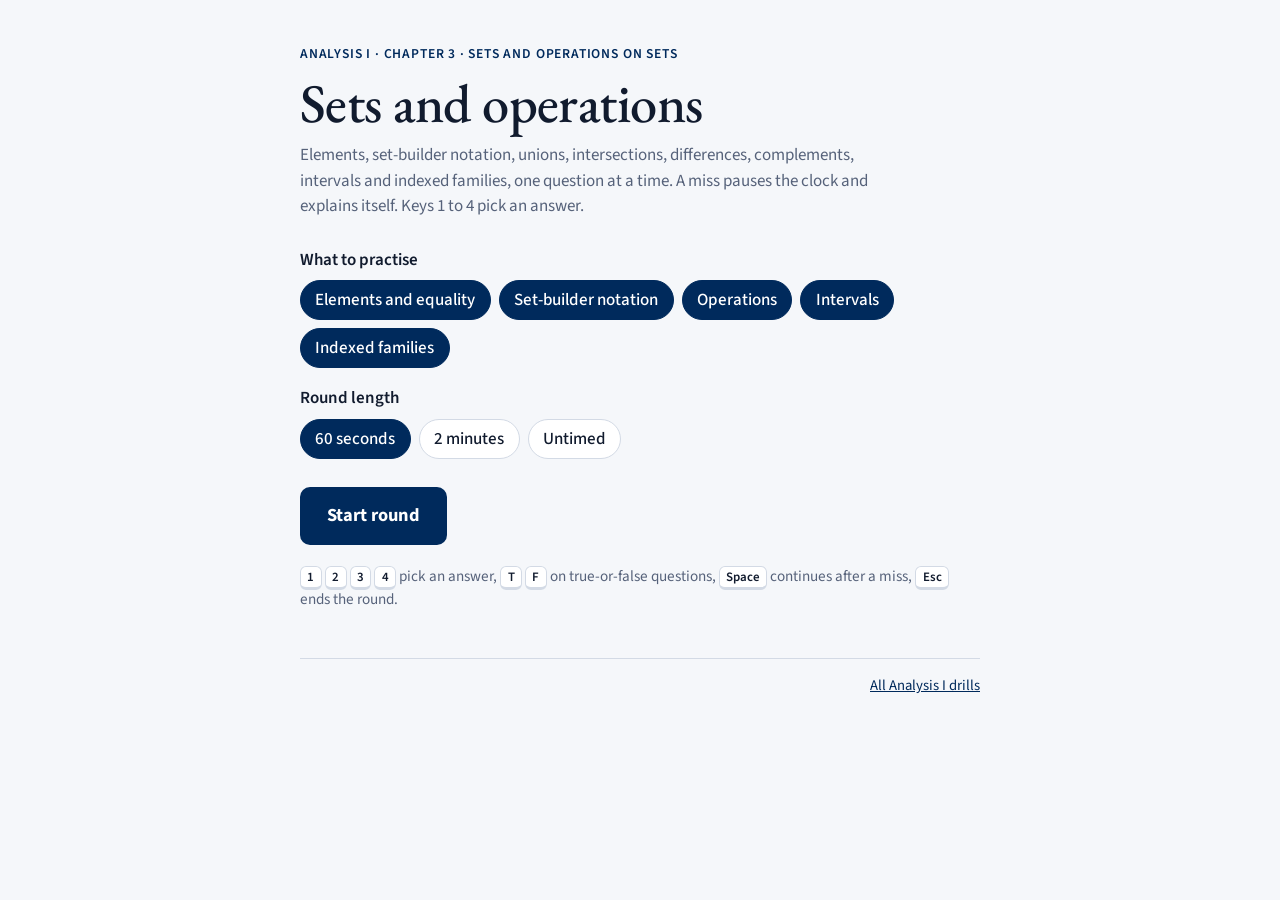
<file: sets-drill.html>
<!doctype html>
<html lang="en">
<head>
<meta charset="utf-8">
<meta name="viewport" content="width=device-width, initial-scale=1">
<title>Sets and operations</title>
<link rel="preconnect" href="https://fonts.googleapis.com"><link rel="preconnect" href="https://fonts.gstatic.com" crossorigin>
<link href="https://fonts.googleapis.com/css2?family=EB+Garamond:wght@400;500&family=Source+Sans+3:wght@400;500;600;700&family=STIX+Two+Text:ital,wght@0,400;0,600;1,400&display=swap" rel="stylesheet">
<link rel="stylesheet" href="drills.css">
<style>
.stage>*{width:100%}
.given{font-family:var(--math);font-size:1.15rem;color:var(--muted);margin:0 0 .5rem;overflow-x:auto}
.stage .formula{margin:0 0 1rem;overflow-x:auto}
#warn{color:var(--bad)}
.bigop{font-size:1.45em;line-height:1;vertical-align:-.12em}
</style>
</head>
<body>
<main class="page">

<section id="start">
  <header class="masthead">
    <p class="eyebrow"><a href="index.html">Analysis I</a> · Chapter 3 · Sets and operations on sets</p>
    <h1>Sets and operations</h1>
    <p class="lede">Elements, set-builder notation, unions, intersections, differences, complements, intervals and indexed families, one question at a time. A miss pauses the clock and explains itself. Keys 1 to 4 pick an answer.</p>
  </header>

  <div class="settings">
    <div class="field">
      <span class="field-label">What to practise</span>
      <div class="chips">
        <label class="chip"><input type="checkbox" name="topic" value="member" checked>Elements and equality</label>
        <label class="chip"><input type="checkbox" name="topic" value="builder" checked>Set-builder notation</label>
        <label class="chip"><input type="checkbox" name="topic" value="ops" checked>Operations</label>
        <label class="chip"><input type="checkbox" name="topic" value="intervals" checked>Intervals</label>
        <label class="chip"><input type="checkbox" name="topic" value="families" checked>Indexed families</label>
      </div>
    </div>
    <div class="field">
      <span class="field-label">Round length</span>
      <div class="chips">
        <label class="chip"><input type="radio" name="len" value="60" checked>60 seconds</label>
        <label class="chip"><input type="radio" name="len" value="120">2 minutes</label>
        <label class="chip"><input type="radio" name="len" value="0">Untimed</label>
      </div>
    </div>
  </div>

  <div class="actions"><button class="btn btn-lg" id="startBtn">Start round</button><span class="best" id="best"></span></div>
  <p class="hint" id="warn" hidden>Pick at least one thing to practise.</p>
  <p class="hint"><kbd>1</kbd> <kbd>2</kbd> <kbd>3</kbd> <kbd>4</kbd> pick an answer, <kbd>T</kbd> <kbd>F</kbd> on true-or-false questions, <kbd>Space</kbd> continues after a miss, <kbd>Esc</kbd> ends the round.</p>
</section>

<section id="play" hidden>
  <div class="panel">
    <div class="hud">
      <div class="stat"><b id="score">0</b>score</div>
      <div class="stat"><b id="streak">0</b>streak</div>
      <div class="stat"><b id="time">1:00</b>time</div>
      <button class="btn-link" id="endBtn">End round</button>
    </div>
    <div class="clock" id="clock"><i id="fill"></i></div>

    <div class="stage">
      <p class="prompt" id="prompt"></p>
      <p class="given" id="given"></p>
      <div class="formula" id="formula"></div>
      <div class="options" id="options"></div>
      <div class="feedback bad" id="feedback" aria-live="polite" hidden>
        <h3 id="fbHead"></h3>
        <p id="explain"></p>
        <button class="btn" id="nextBtn">Next question (Space)</button>
      </div>
      <p class="flash" id="flash" aria-live="polite"></p>
    </div>
  </div>
</section>

<section id="end" hidden class="results">
  <p class="tally" id="tally"></p>
  <div class="bignums">
    <div><b id="eAcc"></b><span>accuracy</span></div>
    <div><b id="eStreak"></b><span>best streak</span></div>
    <div><b id="eBest"></b><span>best for this length</span></div>
  </div>
  <h2 id="reviewHead">Review these</h2>
  <ul class="missed" id="review"></ul>
  <div class="actions">
    <button class="btn" id="againBtn">Play again</button>
    <button class="btn btn-outline" id="settingsBtn">Change settings</button>
  </div>
</section>

<footer class="site-footer"><span></span><a href="index.html">All Analysis I drills</a></footer>
</main>

<script>
(function(){
'use strict';

/* ---------- helpers ---------- */
function rnd(n){return Math.floor(Math.random()*n)}
function pick(a){return a[rnd(a.length)]}
function shuffle(a){a=a.slice();for(var i=a.length-1;i>0;i--){var j=rnd(i+1),t=a[i];a[i]=a[j];a[j]=t}return a}
function num(n){return n===Infinity?'∞':n===-Infinity?'−∞':(n<0?'−'+(-n):String(n))}
function uniqSorted(xs){var s={};xs.forEach(function(x){s[x]=1});return Object.keys(s).map(Number).sort(function(a,b){return a-b})}
function fmtSet(xs){xs=uniqSorted(xs);return xs.length?'{'+xs.map(num).join(', ')+'}':'∅'}
function range(a,b){var o=[];for(var x=a;x<=b;x++)o.push(x);return o}
var I=function(s){return '<i>'+s+'</i>'};
var A=I('A'),B=I('B'),U=I('U'),X=I('x'),S=I('s'),N=I('n');
var C='<sup>c</sup>';

/* Options: [{h, ok}] with exactly one ok and all texts distinct. */
function mc(correct,wrongs){
  var seen={},opts=[{h:correct,ok:true}];seen[correct]=1;
  wrongs.forEach(function(w){if(opts.length<4&&!seen[w]){seen[w]=1;opts.push({h:w,ok:false})}});
  return shuffle(opts);
}
function tf(truth){return [{h:'True',ok:truth,word:true},{h:'False',ok:!truth,word:true}]}

/* ---------- 3.1: elements and equality (true or false) ---------- */
var MEMBER=[
  ['2 ∈ {1, 2, 3}',true,'2 is one of the listed elements.'],
  ['{1} ∈ {1, 2}',false,'The elements are 1 and 2. The set {1} is not one of them; the number 1 is.'],
  ['{1} ∈ {{1}, 2}',true,'The elements are {1} and 2, so {1} is an element.'],
  ['1 ∈ {{1}, 2}',false,'The elements are {1} and 2. The number 1 sits inside an element, which does not make it an element.'],
  ['∅ ∈ ∅',false,'∅ has no elements at all, so nothing is an element of it, not even ∅.'],
  ['∅ ∈ {∅}',true,'{∅} is a set with exactly one element, and that element is ∅.'],
  ['{∅} = ∅',false,'{∅} has one element and ∅ has none, so they are different sets.'],
  ['{0} = ∅',false,'{0} has one element, the number 0. ∅ has no elements.'],
  ['{1, 2, 2, 3} = {3, 2, 1}',true,'A set is determined by its elements. Order and repetition in an enumeration do not matter.'],
  ['{1, 2} = {{1}, {2}}',false,'The left side has the numbers 1 and 2 as elements; the right side has the sets {1} and {2}.'],
  ['{1, 2} ∈ {1, 2, {1, 2}}',true,'The third listed element is the set {1, 2} itself.'],
  ['{∅, {∅}} has two elements',true,'Its elements are ∅ and {∅}, and these are different sets.'],
  ['{'+X+' ∈ ℕ | '+X+' &lt; 0} = ∅',true,'No natural number is negative, so no element satisfies the condition.'],
  ['{'+X+' ∈ ℝ | '+X+'² = 1} = {−1, 1}',true,'The real solutions of x² = 1 are exactly −1 and 1.'],
  ['{'+X+' ∈ ℤ | '+X+'² = 2} = ∅',true,'No integer squares to 2.'],
  ['3 ∈ {'+X+' ∈ ℤ | '+X+'² &lt; 9}',false,'3² = 9, which is not less than 9.'],
  ['−2 ∈ {'+X+' ∈ ℕ | '+X+'² = 4}',false,'−2 does satisfy x² = 4, but it is not in ℕ, and set-builder notation only collects elements of ℕ here.'],
  ['{'+X+' ∈ ℝ | '+X+' &gt; 0} = {'+I('y')+' ∈ ℝ | '+I('y')+' &gt; 0}',true,'The name of the variable in set-builder notation does not matter; both describe the positive reals.'],
  ['{'+X+' ∈ ℤ | '+X+' &gt; 1 ∧ '+X+' &lt; 2} = ∅',true,'There is no integer strictly between 1 and 2.'],
  ['{'+X+' ∈ ℝ | '+X+' &gt; 1 ∧ '+X+' &lt; 2} = ∅',false,'1.5 is a real number strictly between 1 and 2, so this set is the open interval (1, 2).']
];
function qMember(){
  var r=pick(MEMBER);
  return {id:'member:'+r[0],topic:'Elements and equality',prompt:'True or false?',given:'',formula:r[0],options:tf(r[1]),
    explain:r[2],review:r[0]+' is '+(r[1]?'true':'false')+'.'};
}

/* ---------- 3.1: set-builder notation (generated) ---------- */
function builderTemplates(){
  var T=[];
  T.push(function(){ // squares
    var r=pick([2,3,4]),k=r*r,strict=Math.random()<0.6;
    var set=range(-10,10).filter(function(x){return strict?x*x<k:x*x<=k});
    var other=range(-10,10).filter(function(x){return strict?x*x<=k:x*x<k});
    return {stem:'{'+X+' ∈ ℤ | '+X+'² '+(strict?'&lt;':'≤')+' '+k+'}',set:set,
      alts:[other,set.filter(function(x){return x>=0}),set.map(function(x){return x*x})],
      why:X+'² '+(strict?'&lt;':'≤')+' '+k+' holds exactly when '+(strict?'−'+r+' &lt; '+X+' &lt; '+r:'−'+r+' ≤ '+X+' ≤ '+r)+'. '+(strict?'The endpoints ±'+r+' fail, since '+r+'² = '+k+' is not less than '+k+'. ':'')+'Negative integers count too.'};
  });
  T.push(function(){ // absolute value
    var k=pick([1,2,3]),strict=Math.random()<0.5;
    var set=range(-10,10).filter(function(x){return strict?Math.abs(x)<k:Math.abs(x)<=k});
    var other=range(-10,10).filter(function(x){return strict?Math.abs(x)<=k:Math.abs(x)<k});
    return {stem:'{'+X+' ∈ ℤ | |'+X+'| '+(strict?'&lt;':'≤')+' '+k+'}',set:set,
      alts:[other,set.filter(function(x){return x>=0}),[-k,k]],
      why:'|'+X+'| '+(strict?'&lt;':'≤')+' '+k+' means '+(strict?'−'+k+' &lt; '+X+' &lt; '+k:'−'+k+' ≤ '+X+' ≤ '+k)+'.'};
  });
  T.push(function(){ // parity in a range
    var a=pick([2,3,4]),b=pick([3,4,5]),even=Math.random()<0.5;
    function par(x){return even?x%2===0:Math.abs(x%2)===1}
    var set=range(-a,b).filter(par);
    return {stem:'{'+X+' ∈ ℤ | −'+a+' ≤ '+X+' ≤ '+b+' ∧ '+X+' is '+(even?'even':'odd')+'}',set:set,
      alts:[range(-a,b).filter(function(x){return !par(x)}),range(-a+1,b-1).filter(par),set.filter(function(x){return x>=0})],
      why:'List the integers from −'+a+' to '+b+', endpoints included, and keep the '+(even?'even':'odd')+' ones. Zero is even.'};
  });
  T.push(function(){ // divisors
    var n=pick([6,8,12,18,20]);
    var set=range(1,n).filter(function(x){return n%x===0});
    return {stem:'{'+X+' ∈ ℕ<sup>+</sup> | '+X+' divides '+n+'}',set:set,
      alts:[set.filter(function(x){return x!==n}),set.filter(function(x){return x!==1}),range(1,Math.floor(n/2)).map(function(x){return 2*x}).filter(function(x){return x<=n})],
      why:X+' divides '+n+' when '+n+' = '+X+I('k')+' for some integer '+I('k')+'. Both 1 and '+n+' qualify.'};
  });
  T.push(function(){ // collects x, not the values
    var m=pick([3,4,5]),k=2*m+1;
    var set=range(0,m-1);
    return {stem:'{'+X+' ∈ ℤ | '+X+' ≥ 0 ∧ 2'+X+' + 1 &lt; '+k+'}',set:set,
      alts:[range(0,m),set.map(function(x){return 2*x+1}),range(1,m-1)],
      why:'2'+X+' + 1 &lt; '+k+' means '+X+' &lt; '+m+', so '+X+' runs from 0 to '+(m-1)+'. The set collects the values of '+X+', not the values of 2'+X+' + 1.'};
  });
  return T;
}
var BUILDERS=builderTemplates();
function qBuilder(){
  var t=pick(BUILDERS)();
  var correct=fmtSet(t.set);
  var wrongs=t.alts.map(fmtSet).concat([fmtSet(t.set.concat([Math.max.apply(null,t.set)+1])),fmtSet(t.set.slice(1))]);
  return {id:'builder:'+t.stem,topic:'Set-builder notation',prompt:'Which set is this?',given:'',formula:t.stem,
    options:mc(correct,wrongs),math:true,explain:t.why+' So the set is '+correct+'.',review:t.stem+' = '+correct};
}

/* ---------- 3.2: operations on finite sets ---------- */
var OPS=[
  {h:A+' ∪ '+B,f:function(a,b){return a||b},why:'Union: the elements in '+A+' or in '+B+' (or both).'},
  {h:A+' ∩ '+B,f:function(a,b){return a&&b},why:'Intersection: the elements in both '+A+' and '+B+'.'},
  {h:A+' ∖ '+B,f:function(a,b){return a&&!b},why:'Difference: the elements of '+A+' that are not in '+B+'.'},
  {h:B+' ∖ '+A,f:function(a,b){return b&&!a},why:'Difference: the elements of '+B+' that are not in '+A+'.'},
  {h:A+C,f:function(a){return !a},why:'Complement: the elements of the universe '+U+' that are not in '+A+'.'},
  {h:'('+A+' ∪ '+B+')'+C,f:function(a,b){return !(a||b)},why:'The elements of '+U+' in neither '+A+' nor '+B+'. By De Morgan this is '+A+C+' ∩ '+B+C+'.'},
  {h:A+C+' ∩ '+B,f:function(a,b){return !a&&b},why:'The elements of '+B+' outside '+A+', which is '+B+' ∖ '+A+'.'}
];
var LAWS=[
  [X+' ∉ '+A+' ∪ '+B+' means',X+' ∉ '+A+' ∧ '+X+' ∉ '+B,[X+' ∉ '+A+' ∨ '+X+' ∉ '+B,X+' ∈ '+A+' ∧ '+X+' ∉ '+B,X+' ∉ '+A+' ∩ '+B],'Negate the ∨ in '+X+' ∈ '+A+' ∨ '+X+' ∈ '+B+' with De Morgan: it becomes an ∧.'],
  [X+' ∉ '+A+' ∩ '+B+' means',X+' ∉ '+A+' ∨ '+X+' ∉ '+B,[X+' ∉ '+A+' ∧ '+X+' ∉ '+B,X+' ∈ '+A+' ∨ '+X+' ∈ '+B,X+' ∉ '+A+' ∪ '+B],'Negate the ∧ in '+X+' ∈ '+A+' ∧ '+X+' ∈ '+B+' with De Morgan: it becomes an ∨.'],
  ['('+A+' ∪ '+B+')'+C+' =',A+C+' ∩ '+B+C,[A+C+' ∪ '+B+C,A+' ∩ '+B,A+' ∖ '+B],'De Morgan for sets: outside the union means outside both.'],
  ['('+A+' ∩ '+B+')'+C+' =',A+C+' ∪ '+B+C,[A+C+' ∩ '+B+C,A+' ∪ '+B,B+' ∖ '+A],'De Morgan for sets: outside the intersection means outside at least one.'],
  [A+' ∖ '+B+' =',A+' ∩ '+B+C,[A+C+' ∩ '+B,A+' ∪ '+B+C,B+' ∖ '+A],X+' ∈ '+A+' ∖ '+B+' means '+X+' ∈ '+A+' ∧ '+X+' ∉ '+B+', and '+X+' ∉ '+B+' is '+X+' ∈ '+B+C+'.'],
  ['('+A+C+')'+C+' =',A,[A+C,U,'∅'],'Taking the complement twice returns '+A+', like double negation.']
];
function randSubset(u,min,max){var n=min+rnd(max-min+1);return shuffle(u).slice(0,n)}
function qOps(){
  if(Math.random()<0.3){
    var l=pick(LAWS);
    return {id:'law:'+l[0],topic:'Operations',prompt:'Which is right? Here '+A+' and '+B+' are subsets of a universe '+U+'.',given:'',formula:l[0],
      options:mc(l[1],l[2]),math:true,explain:l[3],review:l[0]+' '+l[1]};
  }
  var u=range(1,8),a,b,tries=0;
  do{a=randSubset(u,3,5);b=randSubset(u,3,5);tries++}
  while(tries<50&&(a.filter(function(x){return b.indexOf(x)>=0}).length===0||fmtSet(a)===fmtSet(b)));
  function res(op){return u.filter(function(x){return op.f(a.indexOf(x)>=0,b.indexOf(x)>=0)})}
  var op=pick(OPS),correct=fmtSet(res(op));
  var wrongs=shuffle(OPS.filter(function(o){return o!==op})).map(function(o){return fmtSet(res(o))});
  return {id:'ops:'+op.h,topic:'Operations',prompt:'Compute the set.',
    given:U+' = {1, 2, …, 8}, &nbsp;'+A+' = '+fmtSet(a)+', &nbsp;'+B+' = '+fmtSet(b),formula:op.h+' = ?',
    options:mc(correct,wrongs),math:true,explain:op.why+' Here that is '+correct+'.',review:op.h+' with '+A+' = '+fmtSet(a)+', '+B+' = '+fmtSet(b)+': '+correct};
}

/* ---------- 3.2: intervals (computed exactly) ---------- */
function interval(lo,hi,lc,hc){return {lo:lo,hi:hi,lc:lc,hc:hc}}
function inI(v,x){return (x>v.lo||(v.lc&&x===v.lo))&&(x<v.hi||(v.hc&&x===v.hi))}
function fmtI(v){return (v.lc?'[':'(')+num(v.lo)+', '+num(v.hi)+(v.hc?']':')')}
/* Describe {x : f(x)} as a union of intervals, given every point where f can change. */
function describe(f,pts){
  pts=uniqSorted(pts);
  var regions=[];
  if(!pts.length)regions.push({open:true,a:-Infinity,b:Infinity,s:0});
  else{
    regions.push({open:true,a:-Infinity,b:pts[0],s:pts[0]-1});
    pts.forEach(function(p,i){
      regions.push({open:false,p:p});
      var q=i+1<pts.length?pts[i+1]:Infinity;
      regions.push({open:true,a:p,b:q,s:q===Infinity?p+1:(p+q)/2});
    });
  }
  var pieces=[],cur=null,last=null;
  regions.forEach(function(r){
    var inc=f(r.open?r.s:r.p);
    if(inc&&!cur)cur=r.open?{lo:r.a,lc:false}:{lo:r.p,lc:true};
    if(!inc&&cur){pieces.push(close(cur,last));cur=null}
    if(inc)last=r;
  });
  if(cur)pieces.push(close(cur,last));
  function close(c,r){return r.open?interval(c.lo,r.b,c.lc,false):interval(c.lo,r.p,c.lc,true)}
  if(!pieces.length)return '∅';
  return pieces.map(function(v){
    if(v.lo===-Infinity&&v.hi===Infinity)return 'ℝ';
    if(v.lo===v.hi)return '{'+num(v.lo)+'}';
    return fmtI(v);
  }).join(' ∪ ');
}
function randInterval(){
  var lo=rnd(5),hi=lo+2+rnd(3);
  return interval(lo,hi,Math.random()<0.5,Math.random()<0.5);
}
var IOPS=[
  {h:A+' ∪ '+B,f:function(a,b){return a||b},def:X+' ∈ '+A+' ∪ '+B+' means '+X+' ∈ '+A+' ∨ '+X+' ∈ '+B+'.'},
  {h:A+' ∩ '+B,f:function(a,b){return a&&b},def:X+' ∈ '+A+' ∩ '+B+' means '+X+' ∈ '+A+' ∧ '+X+' ∈ '+B+'.'},
  {h:A+' ∖ '+B,f:function(a,b){return a&&!b},def:X+' ∈ '+A+' ∖ '+B+' means '+X+' ∈ '+A+' ∧ '+X+' ∉ '+B+'.'},
  {h:B+' ∖ '+A,f:function(a,b){return b&&!a},def:X+' ∈ '+B+' ∖ '+A+' means '+X+' ∈ '+B+' ∧ '+X+' ∉ '+A+'.'},
  {h:A+C,f:function(a){return !a},def:A+C+' is taken in the universe ℝ: '+X+' ∈ '+A+C+' means '+X+' ∉ '+A+'.'}
];
function qIntervals(){
  var a,b,tries=0;
  do{a=randInterval();b=randInterval();tries++}while(tries<50&&!(a.lo<b.hi&&b.lo<a.hi&&(a.lo!==b.lo||a.hi!==b.hi)));
  var pts=[a.lo,a.hi,b.lo,b.hi];
  function fOf(op){return function(x){return op.f(inI(a,x),inI(b,x))}}
  var op=pick(IOPS),f=fOf(op),correct=describe(f,pts);
  var wrongs=[];
  uniqSorted(pts).forEach(function(p){wrongs.push(describe(function(x){return x===p?!f(x):f(x)},pts))});
  wrongs=shuffle(wrongs).slice(0,2).concat(shuffle(IOPS.filter(function(o){return o!==op})).map(function(o){return describe(fOf(o),pts)}));
  var checks=uniqSorted(pts).map(function(p){
    return p+' is '+(inI(a,p)?'in':'not in')+' '+A+' and '+(inI(b,p)?'in':'not in')+' '+B+', so it is '+(f(p)?'in':'not in')+' the answer';
  }).join('; ');
  return {id:'int:'+op.h,topic:'Intervals',prompt:'Compute the set. Endpoints matter.',
    given:A+' = '+fmtI(a)+', &nbsp;'+B+' = '+fmtI(b),formula:op.h+' = ?',options:mc(correct,wrongs),math:true,
    explain:op.def+' Check the endpoints one at a time: '+checks+'. So the answer is '+correct+'.',
    review:op.h+' with '+A+' = '+fmtI(a)+', '+B+' = '+fmtI(b)+': '+correct};
}

/* ---------- 3.2: indexed families ---------- */
var U_N='<span class="bigop">⋃</span><sub>'+N+' ∈ ℕ<sup>+</sup></sub> ',I_N='<span class="bigop">⋂</span><sub>'+N+' ∈ ℕ<sup>+</sup></sub> ';
var FAM=[
  [I_N+'(−1/'+N+', 1/'+N+')','{0}',['∅','(−1, 1)','[−1, 1]'],'0 lies in every interval. Any '+X+' ≠ 0 misses the interval for a large enough '+N+' (the Archimedean property: some natural number exceeds 1/|'+X+'|).'],
  [U_N+'[1/'+N+', 1]','(0, 1]',['[0, 1]','{1}','(0, 1)'],'Every '+X+' with 0 &lt; '+X+' ≤ 1 has 1/'+N+' ≤ '+X+' for some '+N+'. But 0 is in none of the intervals, since 1/'+N+' &gt; 0.'],
  [I_N+'[0, 1/'+N+']','{0}',['∅','[0, 1]','(0, 1]'],'0 lies in every interval, and any '+X+' &gt; 0 fails once 1/'+N+' &lt; '+X+'.'],
  [I_N+'(0, 1/'+N+')','∅',['{0}','(0, 1)','[0, 1)'],'0 is excluded from every interval, and any '+X+' &gt; 0 fails once 1/'+N+' &lt; '+X+'. Nothing is left.'],
  [U_N+'(−'+N+', '+N+')','ℝ',['(−1, 1)','ℕ<sup>+</sup>','∅'],'Every real '+X+' lies in (−'+N+', '+N+') as soon as '+N+' &gt; |'+X+'|.'],
  [I_N+'['+N+', ∞)','∅',['[1, ∞)','ℕ<sup>+</sup>','(0, ∞)'],'Any real '+X+' fails to be in ['+N+', ∞) once '+N+' &gt; '+X+'.'],
  [U_N+'['+N+', '+N+' + 1)','[1, ∞)',['(1, ∞)','ℕ<sup>+</sup>','[1, 2)'],'Each '+X+' ≥ 1 lies in ['+N+', '+N+' + 1) for the integer '+N+' with '+N+' ≤ '+X+' &lt; '+N+' + 1. Nothing below 1 is covered.'],
  [U_N+'[0, 1 − 1/'+N+']','[0, 1)',['[0, 1]','(0, 1)','{0}'],'Each '+X+' with 0 ≤ '+X+' &lt; 1 satisfies '+X+' ≤ 1 − 1/'+N+' for large '+N+'. But 1 is never reached, since 1 − 1/'+N+' &lt; 1.'],
  [I_N+'(1 − 1/'+N+', 1 + 1/'+N+')','{1}',['(0, 2)','∅','[0, 2]'],'1 lies in every interval. Any '+X+' ≠ 1 misses the interval once 1/'+N+' &lt; |'+X+' − 1|.'],
  [S+' ∉ <span class="bigop">⋂</span><sub>'+I('i')+' ∈ '+I('I')+'</sub> '+A+'<sub>'+I('i')+'</sub> means',S+' ∉ '+A+'<sub>'+I('i')+'</sub> for some '+I('i')+' ∈ '+I('I'),[S+' ∉ '+A+'<sub>'+I('i')+'</sub> for all '+I('i')+' ∈ '+I('I'),S+' ∈ '+A+'<sub>'+I('i')+'</sub> for some '+I('i')+' ∈ '+I('I'),S+' ∈ '+A+'<sub>'+I('i')+'</sub> for no '+I('i')+' ∈ '+I('I')],'Membership in the intersection is a “for all”. Its negation is a “for some … not”: one set that misses '+S+' is enough.'],
  [S+' ∈ <span class="bigop">⋃</span><sub>'+I('i')+' ∈ '+I('I')+'</sub> '+A+'<sub>'+I('i')+'</sub> means',S+' ∈ '+A+'<sub>'+I('i')+'</sub> for some '+I('i')+' ∈ '+I('I'),[S+' ∈ '+A+'<sub>'+I('i')+'</sub> for all '+I('i')+' ∈ '+I('I'),S+' ∉ '+A+'<sub>'+I('i')+'</sub> for some '+I('i')+' ∈ '+I('I'),S+' ∈ '+A+'<sub>'+I('i')+'</sub> for exactly one '+I('i')+' ∈ '+I('I')],'The union collects everything that lies in at least one of the sets: “for some”.'],
  [S+' ∉ <span class="bigop">⋃</span><sub>'+I('i')+' ∈ '+I('I')+'</sub> '+A+'<sub>'+I('i')+'</sub> means',S+' ∉ '+A+'<sub>'+I('i')+'</sub> for all '+I('i')+' ∈ '+I('I'),[S+' ∉ '+A+'<sub>'+I('i')+'</sub> for some '+I('i')+' ∈ '+I('I'),S+' ∈ '+A+'<sub>'+I('i')+'</sub> for all '+I('i')+' ∈ '+I('I'),S+' ∈ '+A+'<sub>'+I('i')+'</sub> for some '+I('i')+' ∈ '+I('I')],'Negating a “for some” gives a “for all … not”: '+S+' must miss every one of the sets.']
];
function qFamilies(){
  var r=pick(FAM),isMeans=/means$/.test(r[0]);
  return {id:'fam:'+r[0],topic:'Indexed families',prompt:isMeans?'Which is right?':'Compute the set.',given:'',formula:r[0]+(isMeans?'':' = ?'),
    options:mc(r[1],r[2]),math:true,explain:r[3],review:r[0]+(isMeans?' ':' = ')+r[1]};
}

var MAKERS={member:qMember,builder:qBuilder,ops:qOps,intervals:qIntervals,families:qFamilies};
function makeQuestion(topics,lastId){
  for(var i=0;i<12;i++){
    var q=MAKERS[pick(topics)]();
    if(q.id!==lastId&&q.options.filter(function(o){return o.ok}).length===1&&q.options.length>=2)return q;
  }
  return q;
}
window.__setsTest={makeQuestion:makeQuestion,describe:describe};

/* ---------- game ---------- */
var $=function(id){return document.getElementById(id)};
var st=null,raf=0;
function bestKey(len){return 'sets-drill-best-'+len}
function readBest(len){try{return parseInt(localStorage.getItem(bestKey(len)),10)||0}catch(e){return 0}}
function writeBest(len,v){try{localStorage.setItem(bestKey(len),String(v))}catch(e){}}
function curLen(){return parseInt(document.querySelector('input[name=len]:checked').value,10)}
function showBest(){var b=readBest(curLen());$('best').textContent=b?'Best for this length: '+b:''}
function screen(name){['start','play','end'].forEach(function(s){$(s).hidden=s!==name});window.scrollTo(0,0);if(document.activeElement)document.activeElement.blur()}

function startRound(){
  var topics=[].slice.call(document.querySelectorAll('input[name=topic]:checked')).map(function(i){return i.value});
  if(!topics.length){$('warn').hidden=false;return}
  $('warn').hidden=true;
  var len=curLen();
  st={topics:topics,len:len,remaining:len*1000,paused:false,locked:false,score:0,wrong:0,streak:0,bestStreak:0,missed:[],q:null,last:0,over:false};
  $('clock').style.visibility=len?'visible':'hidden';
  screen('play');updateHud();nextQuestion();
  cancelAnimationFrame(raf);raf=requestAnimationFrame(tick);
}
function tick(ts){
  if(!st||st.over)return;
  if(st.last&&!st.paused&&st.len>0)st.remaining-=Math.min(ts-st.last,250);
  st.last=ts;
  if(st.len>0){
    $('fill').style.transform='scaleX('+Math.max(0,st.remaining/(st.len*1000))+')';
    var s=Math.max(0,Math.ceil(st.remaining/1000));
    $('time').textContent=Math.floor(s/60)+':'+('0'+s%60).slice(-2);
    $('clock').classList.toggle('low',st.remaining<10000);
    if(st.remaining<=0){endRound();return}
  }else $('time').textContent='–';
  raf=requestAnimationFrame(tick);
}
function updateHud(){$('score').textContent=st.score;$('streak').textContent=st.streak}

function nextQuestion(){
  if(!st||st.over)return;
  var q=makeQuestion(st.topics,st.q?st.q.id:null);
  st.q=q;st.locked=false;st.paused=false;
  $('prompt').innerHTML=q.prompt;
  $('given').innerHTML=q.given;$('given').hidden=!q.given;
  $('formula').innerHTML=q.formula;
  $('feedback').hidden=true;$('flash').textContent='';
  var box=$('options');box.innerHTML='';
  box.className='options'+(q.options.length===2||!q.math?' two':'');
  q.options.forEach(function(o,i){
    var b=document.createElement('button');
    b.className='option'+(q.math&&!o.word?' math-option':'');
    b.innerHTML='<span class="k">'+(i+1)+'</span><span>'+o.h+'</span><span class="tag"></span>';
    b.addEventListener('click',function(){answer(i)});
    box.appendChild(b);
  });
}
function answer(i){
  if(!st||st.over||st.locked||!st.q||i>=st.q.options.length)return;
  st.locked=true;
  var q=st.q,btns=$('options').children;
  [].forEach.call(btns,function(b){b.disabled=true});
  if(q.options[i].ok){
    st.score++;st.streak++;st.bestStreak=Math.max(st.bestStreak,st.streak);
    btns[i].classList.add('good');$('flash').textContent='Correct';updateHud();
    setTimeout(nextQuestion,200);
    return;
  }
  st.wrong++;st.streak=0;st.paused=true;updateHud();
  btns[i].classList.add('bad');btns[i].querySelector('.tag').textContent='your answer';
  q.options.forEach(function(o,j){
    if(o.ok){btns[j].classList.add('good');btns[j].querySelector('.tag').textContent='correct answer'}
    else if(j!==i)btns[j].classList.add('dim');
  });
  if(!st.missed.some(function(m){return m.review===q.review}))st.missed.push({topic:q.topic,review:q.review,why:q.explain});
  $('fbHead').textContent='Not quite';
  $('explain').innerHTML=q.explain;
  $('feedback').hidden=false;$('nextBtn').focus();
}
function endRound(){
  if(!st||st.over)return;
  st.over=true;cancelAnimationFrame(raf);
  var total=st.score+st.wrong,prev=readBest(st.len),isBest=st.score>prev;
  if(isBest)writeBest(st.len,st.score);
  $('tally').textContent=st.score+' right out of '+total+(isBest&&st.score>0?'. New best.':'');
  $('eAcc').textContent=total?Math.round(100*st.score/total)+'%':'–';
  $('eStreak').textContent=st.bestStreak;
  $('eBest').textContent=Math.max(prev,st.score);
  $('reviewHead').textContent=st.missed.length?'Review these':(total?'Nothing missed this round':'No questions answered');
  $('review').innerHTML=st.missed.map(function(m){
    return '<li><span class="ok">'+m.topic+'</span><div class="mf">'+m.review+'</div><p class="why">'+m.why+'</p></li>';
  }).join('');
  screen('end');showBest();
}

$('startBtn').addEventListener('click',startRound);
$('againBtn').addEventListener('click',startRound);
$('settingsBtn').addEventListener('click',function(){screen('start');showBest()});
$('endBtn').addEventListener('click',endRound);
$('nextBtn').addEventListener('click',nextQuestion);
[].forEach.call(document.querySelectorAll('input[name=len]'),function(i){i.addEventListener('change',showBest)});
document.addEventListener('keydown',function(e){
  if(e.metaKey||e.ctrlKey||e.altKey)return;
  if(!st||st.over||$('play').hidden)return;
  var k=e.key;
  if(k==='Escape'){endRound();return}
  if(st.paused){if(k===' '||k==='Enter'){e.preventDefault();nextQuestion()}return}
  if(k>='1'&&k<='4'){e.preventDefault();answer(parseInt(k,10)-1)}
  else if((k==='t'||k==='T'||k==='f'||k==='F')&&st.q.options[0].word){
    var want=(k==='t'||k==='T')?'True':'False';
    st.q.options.forEach(function(o,j){if(o.h===want)answer(j)});
  }
});
showBest();
})();
</script>
</body>
</html>
</file>
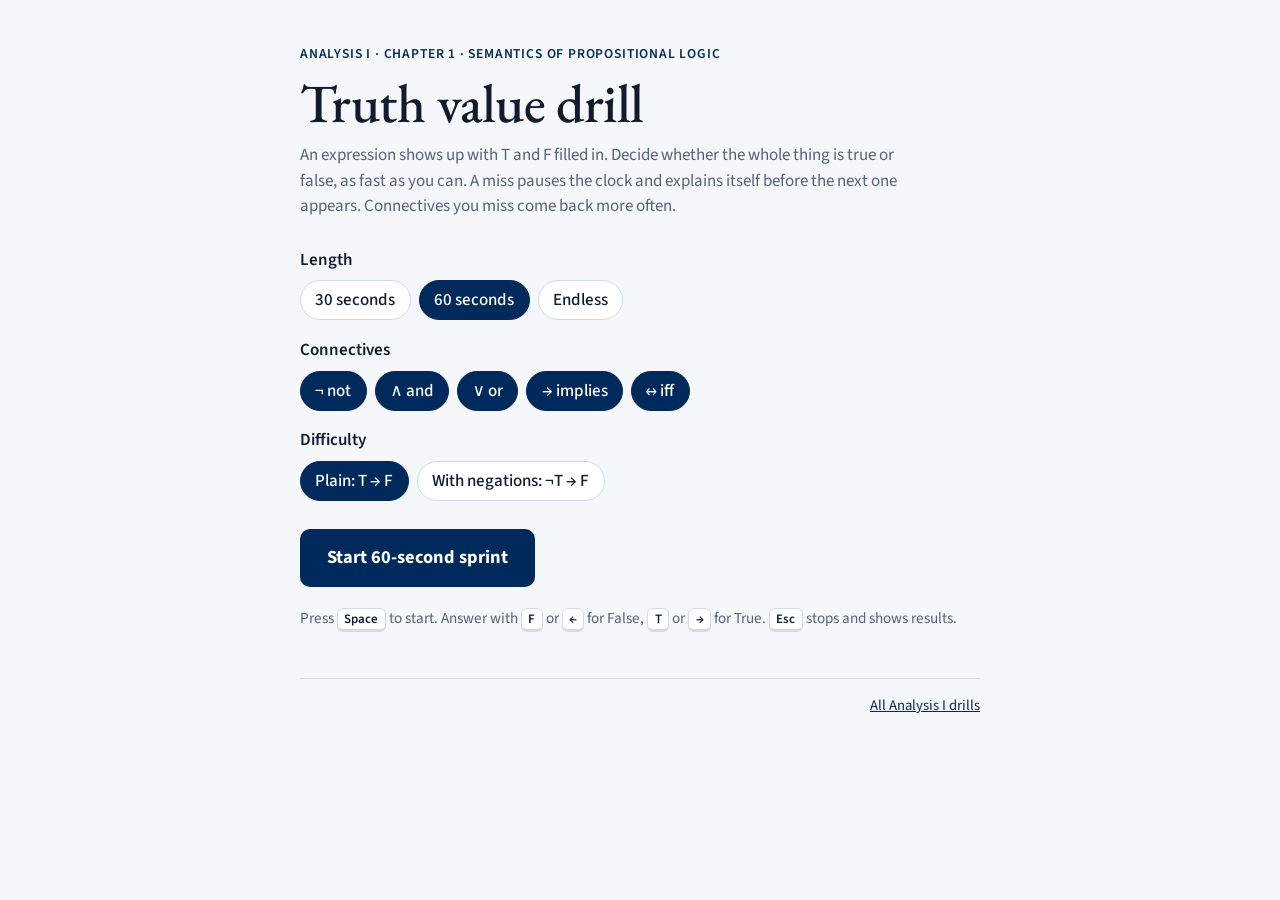
<file: truth-value-drill.html>
<!doctype html>
<html lang="en">
<head>
<meta charset="utf-8">
<meta name="viewport" content="width=device-width, initial-scale=1">
<title>Truth value drill</title>
<link rel="preconnect" href="https://fonts.googleapis.com"><link rel="preconnect" href="https://fonts.gstatic.com" crossorigin>
<link href="https://fonts.googleapis.com/css2?family=EB+Garamond:wght@400;500&family=Source+Sans+3:wght@400;500;600;700&family=STIX+Two+Text:ital,wght@0,400;0,600;1,400&display=swap" rel="stylesheet">
<link rel="stylesheet" href="drills.css">
<style>
.formula .op{color:var(--navy);padding:0 .15em}
</style>
</head>
<body>
<main class="page">
  <section id="start">
    <header class="masthead">
      <p class="eyebrow"><a href="index.html">Analysis I</a> · Chapter 1 · Semantics of propositional logic</p>
      <h1>Truth value drill</h1>
      <p class="lede">An expression shows up with T and F filled in. Decide whether the whole thing is true or false, as fast as you can. A miss pauses the clock and explains itself before the next one appears. Connectives you miss come back more often.</p>
    </header>
    <div class="settings">
      <div class="field"><span class="field-label">Length</span><div class="chips" id="durRow"></div></div>
      <div class="field"><span class="field-label">Connectives</span><div class="chips" id="typeRow"></div></div>
      <div class="field"><span class="field-label">Difficulty</span><div class="chips" id="negRow"></div></div>
    </div>
    <div class="actions"><button class="btn btn-lg" id="startBtn" type="button">Start 60-second sprint</button></div>
    <p class="hint">Press <kbd>Space</kbd> to start. Answer with <kbd>F</kbd> or <kbd>←</kbd> for False, <kbd>T</kbd> or <kbd>→</kbd> for True. <kbd>Esc</kbd> stops and shows results.</p>
  </section>

  <section id="play" hidden>
    <div class="panel">
      <div class="hud">
        <div class="stat"><b id="mTime">60</b><span id="mTimeLab">seconds left</span></div>
        <div class="stat"><b id="mScore">0 / 0</b>right / answered</div>
        <div class="stat"><b id="mStreak">0</b>streak</div>
        <span class="spacer"></span>
        <button class="btn-link" id="stopBtn" type="button">End round</button>
      </div>
      <div class="clock" id="barWrap"><i id="bar"></i></div>
      <div class="stage">
        <div id="prompt"></div>
      </div>
      <div class="answers">
        <button class="answer" id="ansF" type="button" disabled>False<small>key F or ←</small></button>
        <button class="answer" id="ansT" type="button" disabled>True<small>key T or →</small></button>
      </div>
      <div id="feedback" aria-live="polite"></div>
    </div>
  </section>

  <section id="end" hidden class="results">
    <p class="tally" id="tally"></p>
    <p class="lede" id="tallyNote"></p>
    <div id="results">
      <h2>Where you stand</h2>
      <table class="stats">
        <thead><tr><th scope="col">Connective</th><th scope="col">Right</th><th scope="col">Accuracy</th><th scope="col">Avg time</th></tr></thead>
        <tbody id="resBody"></tbody>
      </table>
      <p id="takeaway"></p>
      <ul class="missed" id="misses"></ul>
    </div>
    <div class="actions"><button class="btn" id="againBtn" type="button">Play again</button> <button class="btn btn-outline" id="setBtn" type="button">Change settings</button></div>
  </section>

  <footer class="site-footer"><span id="bestLine"></span><a href="index.html">All Analysis I drills</a></footer>
</main>

<script>
(function(){
  var TYPES={
    NOT:{name:'NOT',label:'¬ not',op:'¬',unary:true,f:function(a){return !a;},
         why:function(){return '¬ flips the truth value.';}},
    AND:{name:'AND',label:'∧ and',op:'∧',f:function(a,b){return a&&b;},
         why:function(){return '∧ is true only when both sides are true.';}},
    OR :{name:'OR',label:'∨ or',op:'∨',f:function(a,b){return a||b;},
         why:function(){return '∨ is false only when both sides are false. It is inclusive, so T ∨ T is true.';}},
    IMP:{name:'IMPLIES',label:'→ implies',op:'→',f:function(a,b){return !a||b;},
         why:function(a,b){ return a&&!b ? 'Front true, back false: this is what a counterexample looks like. For "if n is even then n is divisible by 4", n = 6 gives T → F.'
                         : !a ? 'The front is F, so this case cannot be a counterexample. For "if n is divisible by 4 then n is even", n = 7 gives F → F and n = 6 gives F → T, and neither one hurts the claim. Front F means answer True.'
                         : 'Front true and back true: the claim was tested and held. For "if n is divisible by 4 then n is even", n = 8 gives T → T.'; }},
    IFF:{name:'IFF',label:'↔ iff',op:'↔',f:function(a,b){return a===b;},
         why:function(){return '↔ is true when the two sides match, and that includes F ↔ F.';}}
  };
  var ORDER=['NOT','AND','OR','IMP','IFF'];

  var S={dur:60,neg:0,on:{NOT:1,AND:1,OR:1,IMP:1,IFF:1},best:{}};
  try{
    var saved=JSON.parse(localStorage.getItem('truthDrill')||'null');
    if(saved&&typeof saved==='object'){
      if([30,60,0].indexOf(saved.dur)>=0) S.dur=saved.dur;
      S.neg=saved.neg?1:0;
      if(saved.on) ORDER.forEach(function(k){ if(k in saved.on) S.on[k]=saved.on[k]?1:0; });
      if(saved.best) S.best=saved.best;
      if(!ORDER.some(function(k){return S.on[k];})) S.on.IMP=1;
    }
  }catch(e){}
  function save(){ try{ localStorage.setItem('truthDrill',JSON.stringify(S)); }catch(e){} }

  var run=null, timer=null;
  var $=function(id){return document.getElementById(id);};
  var prompt=$('prompt'), feedback=$('feedback');
  function L(v){ return v?'T':'F'; }
  function esc(s){ return String(s).replace(/&/g,'&amp;').replace(/</g,'&lt;').replace(/"/g,'&quot;'); }

  function show(id){
    ['start','play','end'].forEach(function(s){ $(s).hidden=(s!==id); });
    if(document.activeElement&&document.activeElement.blur) document.activeElement.blur();
    window.scrollTo(0,0);
  }

  function side(v,n){ return (n?'¬':'')+L(v); }
  function exprText(q){
    var t=TYPES[q.type];
    if(t.unary) return t.op+L(q.a);
    return side(q.a,q.na)+' '+t.op+' '+side(q.b,q.nb);
  }
  function exprHTML(q){
    var t=TYPES[q.type];
    if(t.unary) return '<span class="op">'+t.op+'</span>'+L(q.a);
    return side(q.a,q.na)+'<span class="op">'+t.op+'</span>'+side(q.b,q.nb);
  }
  function truthOf(q){
    var t=TYPES[q.type];
    if(t.unary) return !q.a;
    return t.f(q.na?!q.a:q.a, q.nb?!q.b:q.b);
  }
  function whyOf(q){
    var t=TYPES[q.type];
    if(t.unary) return t.why();
    var a=q.na?!q.a:q.a, b=q.nb?!q.b:q.b, pre='';
    if(q.na||q.nb) pre='Do the negations first: this is '+L(a)+' '+t.op+' '+L(b)+'. ';
    return pre+t.why(a,b);
  }

  function nextQuestion(){
    var pool=ORDER.filter(function(k){return S.on[k];});
    var weights=pool.map(function(k){ var s=run.stats[k]; return 1+Math.min(4,(s?s.n-s.right:0)*1.5); });
    var q, tries=0;
    do{
      var total=weights.reduce(function(x,y){return x+y;},0), r=Math.random()*total, idx=0;
      while(r>=weights[idx]){ r-=weights[idx]; idx++; }
      var type=pool[idx];
      q={type:type,a:Math.random()<.5,b:Math.random()<.5,na:false,nb:false};
      if(TYPES[type].unary) q.b=false;
      else if(S.neg){ q.na=Math.random()<.35; q.nb=Math.random()<.35; }
      tries++;
    }while(run.q && tries<12 && exprText(q)===exprText(run.q));
    q.t0=performance.now();
    run.q=q;
    prompt.innerHTML='<div class="formula" aria-label="'+exprText(q)+'">'+exprHTML(q)+'</div>';
  }

  function startLabel(){ return S.dur ? 'Start '+S.dur+'-second sprint' : 'Start endless practice'; }
  function setAnswering(onoff){
    $('ansF').disabled=!onoff; $('ansT').disabled=!onoff;
    Array.prototype.forEach.call(document.querySelectorAll('.chip'),function(b){ b.disabled=onoff; });
  }
  function meters(){
    $('mScore').textContent=(run?run.right:0)+' / '+(run?run.total:0);
    $('mStreak').textContent=run?run.streak:0;
  }
  function start(){
    run={active:true,t0:performance.now(),right:0,total:0,streak:0,bestStreak:0,stats:{},missed:[],q:null};
    feedback.innerHTML='';
    setAnswering(true); meters();
    $('barWrap').style.visibility=S.dur?'visible':'hidden';
    $('mTimeLab').textContent=S.dur?'seconds left':'seconds elapsed';
    show('play');
    tick(); timer=setInterval(tick,100);
    nextQuestion();
  }
  function tick(){
    if(!run||!run.active||run.paused) return;
    var el=(performance.now()-run.t0)/1000;
    if(S.dur){
      var left=Math.max(0,S.dur-el);
      $('mTime').textContent=Math.ceil(left);
      $('bar').style.transform='scaleX('+(left/S.dur)+')';
      if(left<=0) finish();
    }else $('mTime').textContent=Math.floor(el);
  }
  function answer(v){
    if(!run||!run.active||run.paused) return;
    var q=run.q, ms=performance.now()-q.t0, truth=truthOf(q), ok=(v===truth);
    var s=run.stats[q.type]||(run.stats[q.type]={n:0,right:0,ms:0});
    s.n++; s.ms+=ms; run.total++;
    if(ok){ s.right++; run.right++; run.streak++; run.bestStreak=Math.max(run.bestStreak,run.streak);
      feedback.innerHTML='<p class="flash">Correct</p>'; }
    else{ run.streak=0;
      var line=exprText(q)+' is '+(truth?'true':'false')+'. ';
      run.missed.push({text:line+whyOf(q),expr:exprText(q),truth:truth,why:whyOf(q)});
      feedback.innerHTML='<div class="feedback bad"><h3>Wrong.</h3>'
        +'<p><span class="m">'+exprText(q)+'</span> is '+(truth?'true':'false')+'.</p>'
        +'<p>'+esc(whyOf(q))+'</p>'
        +'<button class="btn" id="contBtn" type="button">Next question (Space)</button></div>';
      run.paused=true; run.pauseStart=performance.now();
      $('ansF').disabled=true; $('ansT').disabled=true;
      $('contBtn').addEventListener('click',cont);
      $('contBtn').focus();
      meters(); return; }
    meters(); nextQuestion();
  }
  function cont(){
    if(!run||!run.active||!run.paused) return;
    run.t0+=performance.now()-run.pauseStart; run.paused=false;
    $('ansF').disabled=false; $('ansT').disabled=false;
    feedback.innerHTML='';
    nextQuestion();
  }
  function finish(){
    if(!run||!run.active) return;
    run.active=false; clearInterval(timer); setAnswering(false);
    feedback.innerHTML='';
    var acc=run.total?Math.round(100*run.right/run.total):0;
    var key=String(S.dur)+(S.neg?'n':''), prev=S.best[key], isBest=false;
    if(S.dur && run.total && (!prev || run.right>prev)){ S.best[key]=run.right; isBest=true; save(); }
    $('tally').textContent=run.right+' right out of '+run.total;
    $('tallyNote').textContent=acc+'% accurate, longest streak '+run.bestStreak
      +(isBest?(prev?'. New best, up from '+prev+'.':'. First score on the board.'):'');
    results(); bestLine(); refreshIdle();
    show('end');
  }
  function results(){
    var rows=ORDER.filter(function(k){return run.stats[k];}).map(function(k){
      var s=run.stats[k]; return {k:k,n:s.n,right:s.right,acc:s.right/s.n,avg:s.ms/s.n};
    });
    if(!rows.length){ $('results').hidden=true; return; }
    rows.sort(function(x,y){ return x.acc-y.acc || y.avg-x.avg; });
    var slow=rows.slice().sort(function(x,y){return y.avg-x.avg;})[0];
    $('resBody').innerHTML=rows.map(function(r){
      return '<tr><td>'+TYPES[r.k].label+'</td><td>'+r.right+' / '+r.n+'</td>'
        +'<td class="'+(r.acc<1?'flag':'')+'">'+Math.round(r.acc*100)+'%</td>'
        +'<td class="'+(r===slow&&rows.length>1?'flag':'')+'">'+(r.avg/1000).toFixed(2)+' s</td></tr>';
    }).join('');
    var msg=rows[0].acc<1?'Most missed: '+TYPES[rows[0].k].name+'. ':'No misses. ';
    if(rows.length>1) msg+='Slowest: '+TYPES[slow.k].name+' at '+(slow.avg/1000).toFixed(2)+' s per answer. Slow but right usually means you are still working it out instead of recognising it.';
    $('takeaway').textContent=msg;
    var seen={}, uniq=run.missed.filter(function(m){ if(seen[m.text]) return false; seen[m.text]=1; return true; });
    $('misses').innerHTML=uniq.map(function(m){
      return '<li><span class="mf">'+m.expr+'</span> is <span class="ok">'+(m.truth?'true':'false')+'</span>.'
        +'<p class="why">'+esc(m.why)+'</p></li>';
    }).join('');
    $('results').hidden=false;
  }
  function bestLine(){
    var parts=[], names={'30':'30 seconds','60':'60 seconds','30n':'30 seconds with negations','60n':'60 seconds with negations'};
    ['30','60','30n','60n'].forEach(function(k){ if(S.best[k]) parts.push(names[k]+': '+S.best[k]); });
    $('bestLine').textContent=parts.length?'Best scores on this device. '+parts.join(', ')+'.':'';
  }

  function chips(rowId,items,isOn,onClick){
    var row=$(rowId); row.innerHTML='';
    items.forEach(function(it){
      var b=document.createElement('button');
      b.type='button'; b.className='chip'; b.textContent=it.label;
      b.setAttribute('aria-pressed',isOn(it.v)?'true':'false');
      b.addEventListener('click',function(){ onClick(it.v); save(); buildSettings(); refreshIdle(); });
      row.appendChild(b);
    });
  }
  function refreshIdle(){ $('startBtn').textContent=startLabel(); $('mTime').textContent=S.dur||0; $('mTimeLab').textContent=S.dur?'seconds left':'seconds elapsed'; $('barWrap').style.visibility=S.dur?'visible':'hidden'; $('bar').style.transform=''; }
  function buildSettings(){
    chips('durRow',[{label:'30 seconds',v:30},{label:'60 seconds',v:60},{label:'Endless',v:0}],
      function(v){return S.dur===v;},function(v){S.dur=v;});
    chips('typeRow',ORDER.map(function(k){return {label:TYPES[k].label,v:k};}),
      function(v){return !!S.on[v];},
      function(v){ var count=ORDER.filter(function(k){return S.on[k];}).length;
        if(S.on[v]&&count===1) return; S.on[v]=S.on[v]?0:1; });
    chips('negRow',[{label:'Plain: T → F',v:0},{label:'With negations: ¬T → F',v:1}],
      function(v){return S.neg===v;},function(v){S.neg=v;});
  }

  $('ansF').addEventListener('click',function(){answer(false);});
  $('ansT').addEventListener('click',function(){answer(true);});
  $('startBtn').addEventListener('click',start);
  $('againBtn').addEventListener('click',start);
  $('stopBtn').addEventListener('click',finish);
  $('setBtn').addEventListener('click',function(){ show('start'); });
  document.addEventListener('keydown',function(e){
    if(e.ctrlKey||e.metaKey||e.altKey) return;
    var k=e.key, active=run&&run.active;
    if(active&&run.paused){
      if(k===' '||k==='Enter'){ e.preventDefault(); cont(); }
      else if(k==='Escape'){ finish(); }
      return;
    }
    if(active){
      if(k==='f'||k==='F'||k==='0'||k==='ArrowLeft'){ e.preventDefault(); answer(false); }
      else if(k==='t'||k==='T'||k==='1'||k==='ArrowRight'){ e.preventDefault(); answer(true); }
      else if(k==='Escape'){ finish(); }
      else if(k===' '){ e.preventDefault(); }
    }else if(k===' '){
      var ae=document.activeElement;
      if(ae&&(ae.tagName==='BUTTON'||ae.tagName==='A'||ae.tagName==='INPUT')) return;
      e.preventDefault(); start();
    }
  });

  buildSettings(); refreshIdle(); bestLine();
})();
</script>
</body>
</html>
</file>
<file: drills.css>
/* Analysis I drills: shared design. Every drill page links this file and uses only these components.
   Palette and type follow the book: cover navy, EB Garamond headings, a navy side bar like the definitions. */

/* Math symbols (∪ ∩ ∖ ∈ ∀ ⇒ ℝ …): the Google Fonts STIX Two Text has none of them, so phones filled each one in
   from a different system font and ∪ came out smaller than ∩. This is STIX Two Math (SIL OFL, fonts/STIX-OFL.txt),
   subset to the letterlike, arrow and math-operator blocks; letters and digits still come from STIX Two Text. */
@font-face{
  font-family:"STIX Two Math Ops"; font-style:normal; font-weight:400; font-display:swap;
  src:url(fonts/stix-two-math-ops.woff2) format("woff2");
  unicode-range:U+2100-214F,U+2190-21FF,U+2200-22FF;
}

:root{
  --bg:#F5F7FA; --surface:#FFFFFF; --tint:#EDF1F7; --ink:#111B2E; --muted:#56627A; --faint:#8A95AA; --line:#D3DAE5;
  --navy:#002A5C; --on-navy:#FFFFFF;
  --good:#1B7A4B; --good-wash:#E2F3E9; --bad:#B42318; --bad-wash:#FBE5E2; --clock:#C8860A;
  --serif:"EB Garamond",Garamond,Georgia,serif;
  --math:"STIX Two Math Ops","STIX Two Text","Cambria Math","Times New Roman",serif;
  --ui:"Source Sans 3",system-ui,-apple-system,"Segoe UI",Roboto,sans-serif;
  color-scheme:light;
}
@media (prefers-color-scheme:dark){
  :root:not([data-theme="light"]){
    --bg:#0A1527; --surface:#112039; --tint:#16294A; --ink:#E7ECF5; --muted:#9AA7BF; --faint:#6B7892; --line:#253759;
    --navy:#8DB2EA; --on-navy:#0A1527;
    --good:#5CCB8F; --good-wash:#12352A; --bad:#FF8A7A; --bad-wash:#3B1C1A; --clock:#F2B93B;
    color-scheme:dark;
  }
}
:root[data-theme="dark"]{
  --bg:#0A1527; --surface:#112039; --tint:#16294A; --ink:#E7ECF5; --muted:#9AA7BF; --faint:#6B7892; --line:#253759;
  --navy:#8DB2EA; --on-navy:#0A1527;
  --good:#5CCB8F; --good-wash:#12352A; --bad:#FF8A7A; --bad-wash:#3B1C1A; --clock:#F2B93B;
  color-scheme:dark;
}

/* ---------- base ---------- */
*,*::before,*::after{box-sizing:border-box}
html{-webkit-text-size-adjust:100%}
body{margin:0;min-height:100vh;background:var(--bg);color:var(--ink);font-family:var(--ui);font-size:1.0625rem;line-height:1.5}
button,input,select{font:inherit;color:inherit}
button{cursor:pointer}
[hidden]{display:none !important}
:focus-visible{outline:3px solid var(--clock);outline-offset:2px;border-radius:6px}
i{font-style:italic}
.page{max-width:46rem;margin:0 auto;padding:clamp(1.25rem,4vw,2.75rem) clamp(1rem,4vw,1.75rem) 3.5rem}
.math{font-family:var(--math)}

/* ---------- masthead ---------- */
.masthead{margin-bottom:1.75rem}
.eyebrow{font-size:.85rem;font-weight:600;letter-spacing:.06em;text-transform:uppercase;color:var(--navy);margin:0 0 .6rem}
.eyebrow a{color:inherit;text-decoration:none}
.eyebrow a:hover{text-decoration:underline}
h1{font-family:var(--serif);font-weight:500;font-size:clamp(2.3rem,7vw,3.4rem);line-height:1.05;letter-spacing:-.01em;margin:0 0 .75rem}
h2{font-family:var(--serif);font-weight:500;font-size:1.65rem;line-height:1.15;margin:2rem 0 .75rem}
.lede{color:var(--muted);max-width:38rem;margin:0}
.lede strong{color:var(--ink);font-weight:600}

/* ---------- settings ---------- */
.settings{display:grid;gap:1.1rem;margin:1.75rem 0}
.field{display:grid;gap:.45rem}
.field-label{font-weight:600}
.field-note{display:block;color:var(--muted);font-size:.92rem;font-weight:400}
.chips{display:flex;flex-wrap:wrap;gap:.5rem}
.chip{position:relative;display:inline-flex;align-items:center;gap:.4rem;padding:.5rem .9rem;border:1.5px solid var(--line);
  border-radius:999px;background:var(--surface);font-weight:500;line-height:1.3;cursor:pointer;user-select:none}
.chip input{position:absolute;opacity:0;inset:0;margin:0;cursor:pointer}
.chip:has(input:checked),.chip[aria-pressed="true"]{background:var(--navy);border-color:var(--navy);color:var(--on-navy)}
.chip:has(input:focus-visible){outline:3px solid var(--clock);outline-offset:2px}
.chip:disabled,.chip.is-disabled{opacity:.45;cursor:default}
.check{display:flex;gap:.6rem;align-items:flex-start;cursor:pointer}
.check input{width:1.15rem;height:1.15rem;margin:.2rem 0 0;accent-color:var(--navy)}

/* ---------- buttons ---------- */
.btn{display:inline-flex;align-items:center;justify-content:center;gap:.5rem;border:0;border-radius:10px;padding:.8rem 1.4rem;
  background:var(--navy);color:var(--on-navy);font-weight:700;font-size:1.05rem}
.btn-lg{padding:.95rem 1.7rem;font-size:1.15rem}
.btn-outline{background:transparent;color:var(--ink);border:1.5px solid var(--line);font-weight:600}
.btn-link{background:none;border:0;padding:.25rem;color:var(--muted);text-decoration:underline;text-underline-offset:3px;font-weight:400}
.actions{display:flex;flex-wrap:wrap;align-items:center;gap:.75rem 1rem;margin-top:1.25rem}
.best{color:var(--muted)}
.hint{color:var(--muted);font-size:.95rem;margin:1.25rem 0 0}
kbd{font-family:var(--ui);font-size:.85em;font-weight:600;border:1.5px solid var(--line);border-bottom-width:3px;border-radius:6px;
  padding:.05rem .4rem;background:var(--surface);color:var(--ink)}

/* ---------- play area ---------- */
.panel{background:var(--surface);border:1px solid var(--line);border-radius:14px;padding:1rem 1.1rem 1.25rem}
.hud{display:flex;align-items:flex-end;gap:1.25rem 1.75rem;flex-wrap:wrap;font-variant-numeric:tabular-nums}
.stat{color:var(--muted);font-size:.9rem;line-height:1.2}
.stat b{display:block;color:var(--ink);font-size:1.6rem;font-weight:700;line-height:1.1}
.hud .spacer{flex:1}
.clock{height:5px;background:var(--line);border-radius:3px;overflow:hidden;margin-top:.8rem}
.clock i{display:block;height:100%;width:100%;background:var(--navy);transform-origin:left center}
.clock.low i{background:var(--clock)}
.clock.ok i{background:var(--good)} .clock.no i{background:var(--bad)}

.stage{min-height:12rem;display:flex;flex-direction:column;align-items:center;justify-content:center;text-align:center;padding:1.5rem 0 1rem}
.stage.left{align-items:stretch;text-align:left}
.prompt{color:var(--muted);margin:0 0 1rem}
.formula{font-family:var(--math);font-size:clamp(1.6rem,6vw,2.6rem);line-height:1.35;text-wrap:balance}
.formula .p2{color:var(--muted)} .formula .p3{color:var(--faint)}
.stem{font-weight:500;font-size:clamp(1.2rem,3.4vw,1.55rem);line-height:1.3;margin:0 0 1rem;max-width:34em}

/* two big answers (true/false, tautology/falsifiable) */
.answers{display:grid;grid-template-columns:1fr 1fr;gap:.8rem;margin-top:.5rem}
.answer{display:flex;flex-direction:column;align-items:center;gap:.25rem;padding:1rem .75rem;border:2px solid var(--line);border-radius:12px;
  background:var(--surface);font-weight:700;font-size:1.2rem}
.answer small{font-weight:400;font-size:.88rem;color:var(--muted)}
.answer:hover:not(:disabled){border-color:var(--navy)}
.answer:active:not(:disabled),.answer.hit{background:var(--tint)}
.answer:disabled{opacity:.45;cursor:default}
@media (max-width:30rem){.answers{grid-template-columns:1fr}}

/* multiple-choice options */
.options{display:grid;gap:.6rem}
.options.two{grid-template-columns:1fr}
@media (min-width:36rem){.options.two{grid-template-columns:1fr 1fr}}
.option{display:flex;align-items:center;gap:.8rem;width:100%;text-align:left;padding:.8rem 1rem;min-height:3.4rem;
  border:1.5px solid var(--line);border-radius:10px;background:var(--surface);font-size:1.05rem;line-height:1.35}
.option.math-option{font-family:var(--math);font-size:1.25rem}
.option:hover:not(:disabled){border-color:var(--navy)}
.option:disabled{cursor:default;opacity:1}
.option .k{flex:none;min-width:1.6rem;text-align:center;font-family:var(--ui);font-size:.85rem;font-weight:700;color:var(--muted);
  border:1.5px solid var(--line);border-radius:5px;padding:.05rem 0}
.option .tag{margin-left:auto;padding-left:.75rem;font-family:var(--ui);font-size:.85rem;font-weight:700;white-space:nowrap}
.option.good{border-color:var(--good);background:var(--good-wash)} .option.good .tag{color:var(--good)}
.option.bad{border-color:var(--bad);background:var(--bad-wash)} .option.bad .tag{color:var(--bad)}
.option.dim{opacity:.5}

/* value chips inside a question (e.g. P = T) */
.values{display:flex;justify-content:center;gap:.6rem;flex-wrap:wrap;margin:0 0 1rem}
.value{font-family:var(--math);font-size:1.35rem;min-width:6rem;padding:.4rem 1rem;border:2px solid var(--line);border-radius:10px;background:var(--surface)}
.value[data-v="T"]{border-color:var(--good);background:var(--good-wash)}
.value[data-v="F"]{border-color:var(--bad);background:var(--bad-wash)}

/* feedback: the same side bar as the book's definitions */
.feedback{margin-top:1.25rem;text-align:left;background:var(--tint);border-left:4px solid var(--navy);border-radius:0 10px 10px 0;padding:1rem 1.15rem 1.1rem}
.feedback.good{border-left-color:var(--good)} .feedback.bad{border-left-color:var(--bad)}
.feedback h3{font-size:1.1rem;margin:0 0 .35rem}
.feedback p{margin:.4rem 0}
.feedback .name{color:var(--muted);margin:0 0 .4rem}
.feedback .m{font-family:var(--math);font-size:1.1em}
.feedback .btn{margin-top:.75rem}
.flash{min-height:1.6em;margin-top:.6rem;text-align:center;font-weight:700;color:var(--good)}

/* ---------- results ---------- */
.results{margin-top:2rem}
.tally{font-family:var(--serif);font-size:clamp(2.2rem,8vw,3.2rem);line-height:1.05;margin:0 0 .4rem}
.bignums{display:flex;gap:1.5rem 2.25rem;flex-wrap:wrap;margin:1.25rem 0 1.5rem;font-variant-numeric:tabular-nums}
.bignums b{display:block;font-size:2rem;font-weight:700;line-height:1.1}
.bignums span{color:var(--muted)}
table.stats{border-collapse:collapse;width:100%;font-variant-numeric:tabular-nums;margin-top:.4rem}
table.stats th,table.stats td{padding:.5rem .6rem;text-align:right;border-bottom:1.5px solid var(--line)}
table.stats th:first-child,table.stats td:first-child{text-align:left}
table.stats th{font-weight:600}
table.stats td.flag{color:var(--bad);font-weight:700}
.missed{list-style:none;padding:0;margin:.75rem 0 0;display:grid;gap:.6rem}
.missed li{background:var(--surface);border:1px solid var(--line);border-radius:10px;padding:.8rem 1rem;overflow-x:auto}
.missed .mf{font-family:var(--math);font-size:1.25rem}
.missed .ok{color:var(--good);font-weight:700}
.missed .why{color:var(--muted);font-size:.97rem;margin:.25rem 0 0}

.site-footer{margin-top:3rem;padding-top:1rem;border-top:1px solid var(--line);color:var(--muted);font-size:.92rem;display:flex;flex-wrap:wrap;gap:.5rem 1.5rem;justify-content:space-between}
.site-footer a{color:var(--navy)}

@media (prefers-reduced-motion:no-preference){
  .feedback{animation:rise .18s ease-out}
  @keyframes rise{from{opacity:0;transform:translateY(6px)}to{opacity:1;transform:none}}
}

/* HUD on phones: keep the numbers and the End round link on one line in every drill. */
.hud .btn-link{margin-left:auto;white-space:nowrap}
.hud .spacer{display:none}
@media (max-width:30rem){
  .hud{flex-wrap:nowrap;gap:.9rem}
  .stat{font-size:.78rem}
  .stat b{font-size:1.3rem}
}
</file>
